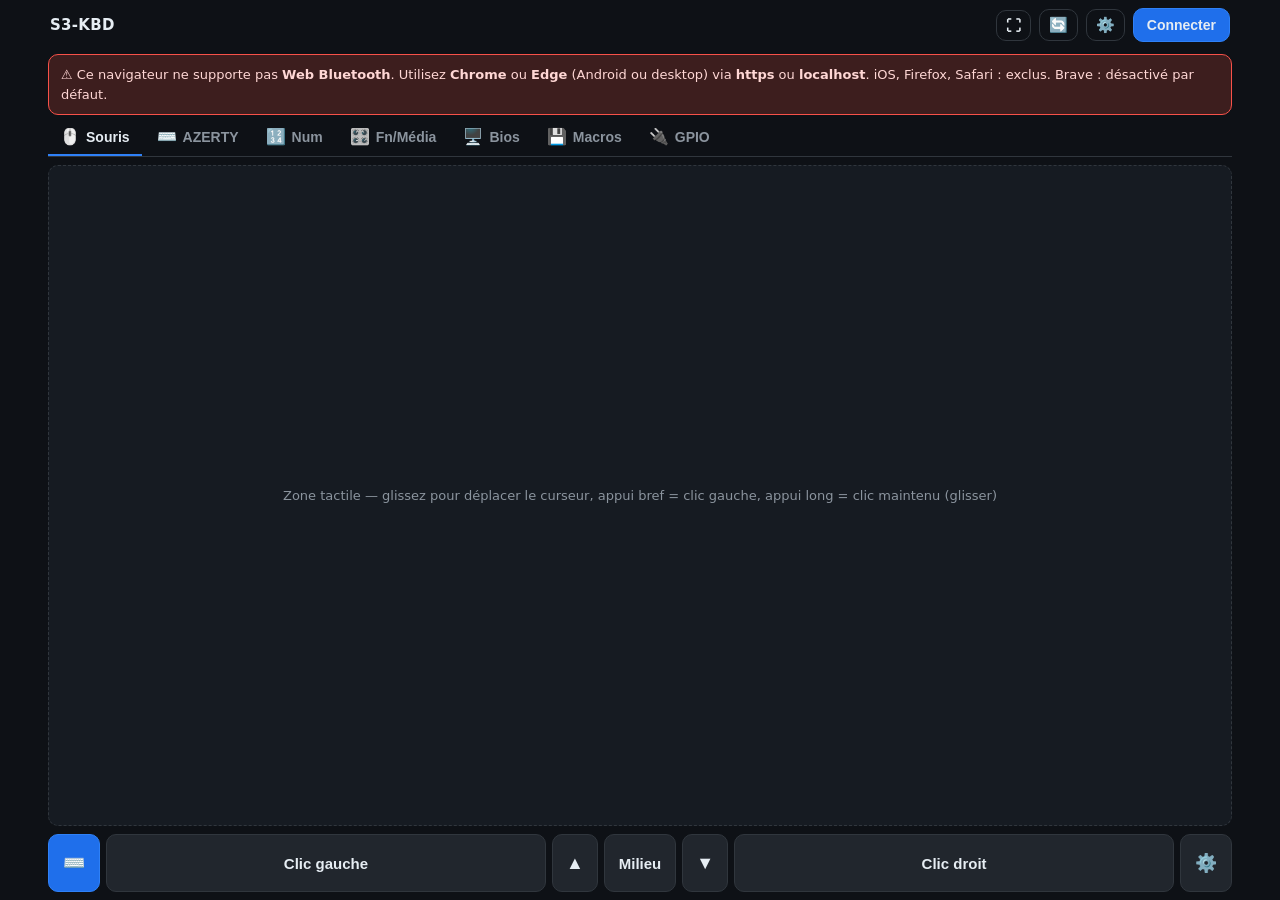
<file: WEB/index.html>
<!DOCTYPE html>
<html lang="fr">
<head>
  <meta charset="UTF-8" />
  <meta name="viewport" content="width=device-width, initial-scale=1" />
  <meta http-equiv="refresh" content="0; url=./Keyboard/" />
  <title>WEB — projets</title>
  <style>
    body { margin:0; min-height:100vh; display:flex; align-items:center; justify-content:center;
           background:#0e1116; color:#e6edf3; font-family:system-ui,-apple-system,"Segoe UI",Roboto,sans-serif; }
    .box { text-align:center; padding:24px; }
    a { color:#2f81f7; font-weight:600; text-decoration:none; }
    a:hover { text-decoration:underline; }
    .muted { color:#8b949e; font-size:13px; margin-top:12px; }
  </style>
</head>
<body>
  <div class="box">
    <h1>Projets WEB</h1>
    <p>Redirection vers le projet par défaut : <a href="./Keyboard/">Keyboard</a>…</p>
    <p class="muted">Si rien ne se passe, cliquez sur le lien ci-dessus.</p>
  </div>
  <script>
    // Redirection immédiate vers le projet par défaut.
    // On propage la query string (?D=…) pour ne pas perdre le paramètre du transport Wi-Fi.
    location.replace('./Keyboard/' + location.search);
  </script>
</body>
</html>
</file>
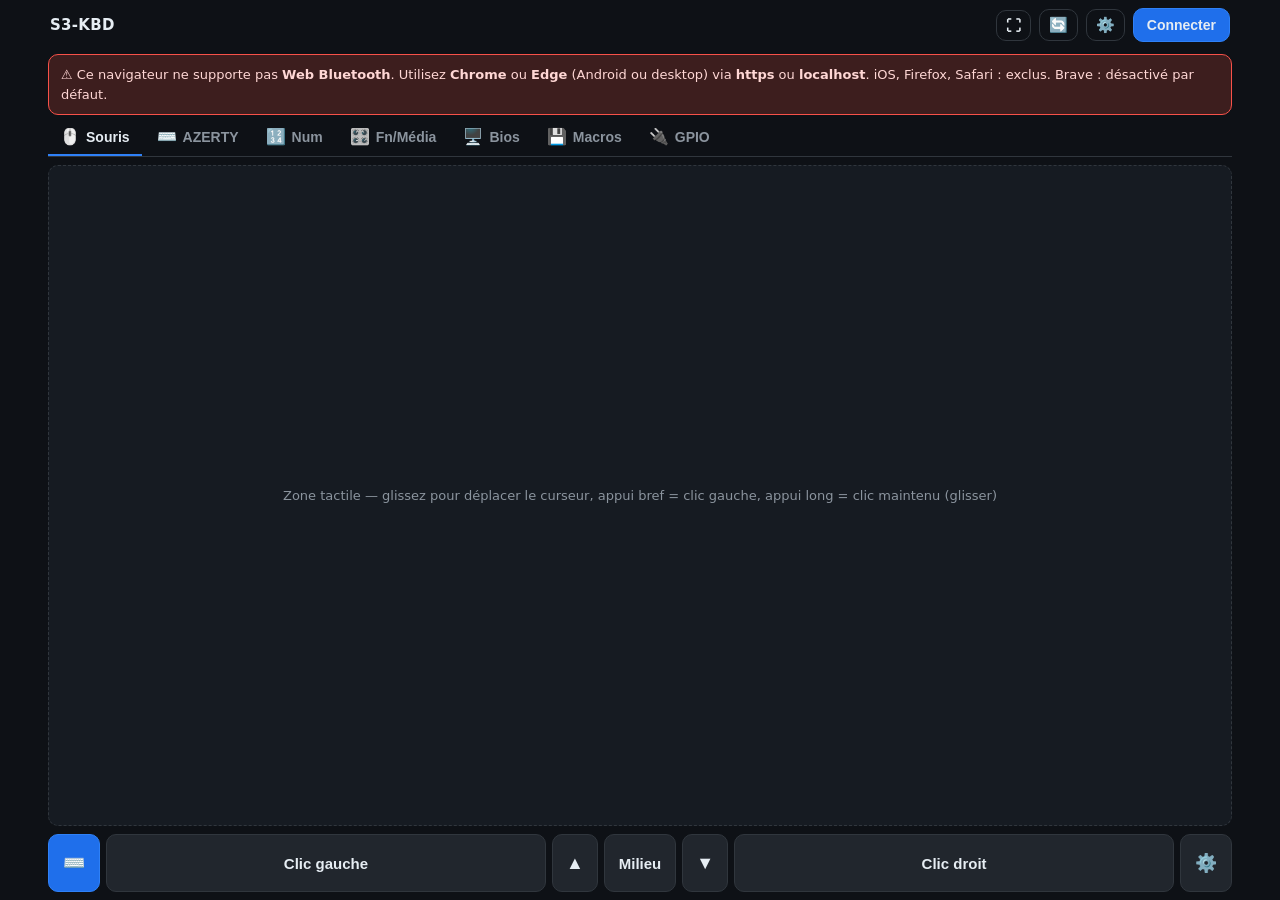
<file: WEB/Keyboard/index.html>
<!DOCTYPE html>
<html lang="fr">
<head>
  <meta charset="UTF-8" />
  <meta name="viewport" content="width=device-width, initial-scale=1, viewport-fit=cover, maximum-scale=1, user-scalable=no" />
  <meta name="theme-color" content="#0e1116" />
  <title>S3-KBD — Clavier BLE</title>

  <!-- PWA : manifest + icônes (chemins relatifs, aucune URL absolue) -->
  <link rel="manifest" href="manifest.webmanifest" />
  <link rel="icon" href="icons/favicon-32.png" sizes="32x32" type="image/png" />
  <link rel="apple-touch-icon" href="icons/apple-touch-icon.png" />
  <meta name="application-name" content="S3-KBD" />
  <meta name="mobile-web-app-capable" content="yes" />
  <meta name="apple-mobile-web-app-capable" content="yes" />
  <meta name="apple-mobile-web-app-status-bar-style" content="black-translucent" />
  <meta name="apple-mobile-web-app-title" content="S3-KBD" />

  <link rel="stylesheet" href="style.css?v=27" />
</head>
<body>
<div class="app">

  <!-- ===================== Barre du haut ===================== -->
  <header class="topbar">
    <div class="brand"><span class="bname">S3-KBD</span></div>
    <div class="spacer"></div>
    <button id="btnInstall" class="btn primary hidden" title="Installer l'application">⬇ Installer</button>
    <button id="btnFull" class="btn ghost icon" title="Plein écran">⛶</button>
    <button id="btnRotate" class="btn ghost icon" title="Forcer la rotation (paysage/portrait)">🔄</button>
    <button id="btnCfg" class="btn ghost icon" title="Réglages">⚙️</button>
    <button id="btnConn" class="btn conn primary">Connecter</button>
  </header>

  <div id="unsupported" class="banner hidden">
    ⚠️ Ce navigateur ne supporte pas <b>Web Bluetooth</b>. Utilisez <b>Chrome</b> ou <b>Edge</b>
    (Android ou desktop) via <b>https</b> ou <b>localhost</b>. iOS, Firefox, Safari : exclus. Brave : désactivé par défaut.
  </div>

  <!-- ===================== Onglets ===================== -->
  <nav class="tabs" id="tabs">
    <button class="tab active" data-tab="mouse"><span class="ti">🖱️</span><span class="tl">Souris</span></button>
    <button class="tab" data-tab="azerty"><span class="ti">⌨️</span><span class="tl">AZERTY</span></button>
    <button class="tab" data-tab="num"><span class="ti">🔢</span><span class="tl">Num</span></button>
    <button class="tab" data-tab="fn"><span class="ti">🎛️</span><span class="tl">Fn/Média</span></button>
    <button class="tab" data-tab="bios"><span class="ti">🖥️</span><span class="tl">Bios</span></button>
    <button class="tab" data-tab="macro"><span class="ti">💾</span><span class="tl">Macros</span></button>
    <button class="tab" data-tab="gpio"><span class="ti">🔌</span><span class="tl">GPIO</span></button>
  </nav>

  <!-- ===================== Contenu ===================== -->
  <main class="content">

    <section id="tab-azerty" class="tabpage kbpage"><div id="kb-azerty" class="keyboard"></div></section>
    <section id="tab-num" class="tabpage kbpage"><div id="kb-num" class="keyboard"></div></section>
    <section id="tab-fn" class="tabpage scrollpage">
      <div id="fnpad"></div>
      <!-- Séquences (création de macro) — déplacé en bas de Fn/Média.
           Les séquences prédéfinies sont retirées (équivalentes aux Raccourcis ci-dessus). -->
      <div class="fngroup" id="seqBox">
        <h3>Séquence (création de macro)</h3>
        <div id="stepList" class="steps"></div>
        <div class="row wrap">
          <button class="btn ghost" data-add="tap">+ Frappe</button>
          <button class="btn ghost" data-add="wait">+ Attente</button>
          <button class="btn ghost" data-add="rep">+ Répétition</button>
          <div class="spacer"></div>
          <button id="btnSeqPreset" class="btn ghost">Préréglage démo</button>
          <button id="btnSeqSave" class="btn ghost" title="Mémoriser la séquence dans l'onglet Macros">💾 Mémoriser</button>
          <button id="btnSeqStop" class="btn danger">Stop</button>
          <button id="btnSeqRun" class="btn primary">Lancer</button>
        </div>
      </div>
    </section>

    <!-- Macros : bibliothèque (mémorisée par ce navigateur), fichier JSON, autoboot du module -->
    <section id="tab-macro" class="tabpage scrollpage">
      <div class="cfgblock">
        <h3>Mes macros <span id="macroCount" class="count"></span></h3>
        <div id="macroItems" class="scanlist"></div>
        <div class="hint">Créez une macro avec <b>💾</b> dans la saisie clavier (texte) ou <b>💾 Mémoriser</b> sous la
          séquence (onglet Fn/Média). Elles sont gardées par ce navigateur : enregistrez-les dans un fichier pour
          les retrouver sur un autre téléphone ou ordinateur.</div>
      </div>

      <div class="cfgblock">
        <h3>Enregistrer / charger</h3>
        <div class="row wrap">
          <button id="btnMacroExport" class="btn primary">💾 Enregistrer dans un fichier</button>
          <button id="btnMacroImport" class="btn">📂 Charger un fichier</button>
          <input id="macroFile" type="file" accept=".json,application/json" class="hidden">
        </div>
        <div class="hint">Fichier JSON (<code>s3kbd-macros-AAAA-MM-JJ.json</code>) : toutes les macros + le choix d'autoboot.
          Au chargement, vous choisissez de <b>remplacer</b> vos macros ou de les <b>ajouter</b>.</div>
      </div>

      <div class="cfgblock">
        <h3>Lancement automatique au démarrage (autoboot)</h3>
        <div class="kv"><span>Programmé dans le module</span><b id="abState">–</b></div>
        <div class="row wrap">
          <label>Macro <select id="abMacro"></select></label>
        </div>
        <label class="sens">Délai <input id="abDelay" type="range" min="1" max="30" step="1" value="5"><span id="abDelayVal" class="fxval">5 s</span></label>
        <div class="row wrap">
          <button id="btnAbSet" class="btn primary">Programmer le module</button>
          <button id="btnAbRun" class="btn">Tester maintenant</button>
          <button id="btnAbClr" class="btn danger">Désactiver</button>
        </div>
        <div class="hint">La macro est copiée <b>dans le module</b> : à chaque démarrage, il la tape tout seul, sans
          téléphone, le délai écoulé après que la machine a reconnu le clavier USB. ⚠️ Elle s'exécute sur
          <b>toute machine</b> où le module est branché ; « Stop » l'interrompt. Taille max : 2 Ko.</div>
      </div>
    </section>

    <!-- Bios : pavés de grosses touches pour piloter le démarrage (BIOS/UEFI, boot, GRUB) -->
    <section id="tab-bios" class="tabpage biospage"><div id="bios"></div></section>

    <!-- Souris : surface maximale -->
    <section id="tab-mouse" class="tabpage mousepage active">
      <div id="trackpad" class="trackpad"><span>Zone tactile — glissez pour déplacer le curseur, appui bref = clic gauche, appui long = clic maintenu (glisser)</span></div>
      <div class="mbtns">
        <button id="btnTextInput" class="btn mbtn text" title="Saisie clavier smartphone">⌨️</button>
        <button class="btn mbtn" data-mb="left">Clic gauche</button>
        <button class="btn mbtn arrow" data-mw="3" title="Molette haut">▲</button>
        <button class="btn mbtn mid" data-mb="middle">Milieu</button>
        <button class="btn mbtn arrow" data-mw="-3" title="Molette bas">▼</button>
        <button class="btn mbtn" data-mb="right">Clic droit</button>
        <button id="btnMouseSettings" class="btn mbtn gear" title="Paramètres">⚙️</button>
      </div>
    </section>

    <!-- GPIO : sorties (boutons bascule) + entrées (voyants) -->
    <section id="tab-gpio" class="tabpage scrollpage">
      <div class="row wrap" style="margin-bottom:8px">
        <button id="btnGpioRead" class="btn ghost">Relire tout</button>
        <span class="hint">Une section par carte (maître + esclaves), selon son <b>modèle</b> (détecté par la carte :
          SuperMini o1…o4 / i1…i4, DevKit o1…o8 / i1…i8). Sorties = bascule au clic,
          <b>appui long = clignotement ou PWM</b> exécuté par la carte ; entrées = voyants (pull-up, actif bas) ;
          BOOT = bouton intégré. Le petit chiffre = GPIO physique à câbler.</span>
      </div>
      <div id="gpioModules"></div>
    </section>

    <!-- Réglages (icône ⚙️ de l'en-tête) : sous-onglets pour éviter le défilement -->
    <section id="tab-cfg" class="tabpage cfgtab">
      <nav class="subtabs" id="cfgSubtabs">
        <button class="subtab active" data-sub="module"><span class="ti">🧩</span><span class="tl">Module</span></button>
        <button class="subtab" data-sub="secu"><span class="ti">🔒</span><span class="tl">Sécurité</span></button>
        <button class="subtab" data-sub="feat"><span class="ti">🎚️</span><span class="tl">Fonctions</span></button>
        <button class="subtab" data-sub="pair"><span class="ti">🔗</span><span class="tl">Appairage</span></button>
        <button class="subtab" data-sub="device"><span class="ti">📱</span><span class="tl">Appareil</span></button>
      </nav>

      <div id="cfgOffline" class="cfg-offline hidden"><span id="cfgOfflineTxt">🔌 Hors connexion — réglages en lecture seule. Connectez un module pour les consulter et les modifier.</span>
        <button id="btnCfgRetry" class="btn ghost hidden">↻ Réessayer</button></div>

      <div class="cfgpages">
        <!-- ---- Sous-onglet : Module ---- -->
        <div class="cfgpage active" data-subpage="module">
          <div class="cfgblock">
            <h3>Informations</h3>
            <div class="kv"><span>Modèle</span><b id="cfgModel">–</b></div>
            <div class="kv"><span>MAC BLE</span><b id="cfgMac">–</b></div>
            <div class="kv"><span>Rôle</span><span class="roleval"><b id="cfgRole">–</b><span id="cfgModes" class="modetags"></span></span></div>
            <div class="kv"><span>Module appairé</span><b id="cfgPeer">–</b></div>
          </div>

          <div class="cfgblock">
            <h3>Renommage</h3>
            <!-- Module local (maître si role=1, sinon « Module ») -->
            <div class="renamerow">
              <span id="lblSelfName" class="renlabel">Module</span>
              <input id="cfgName" type="text" maxlength="19" placeholder="ex. Bureau, Cuisine…">
              <button id="btnRenameSelf" class="btn primary">Renommer</button>
            </div>
            <!-- Esclaves appairés (une ligne par esclave), rien si aucun -->
            <div id="moduleSlaveList"></div>
            <div class="hint">Nom convivial persistant : repère les modules (annoncé au scan) et sert de
              <b>SSID Wi-Fi</b> du maître. Renommer le maître le <b>redémarre</b>.</div>
          </div>
        </div>

        <!-- ---- Sous-onglet : Sécurité ---- -->
        <div class="cfgpage" data-subpage="secu">
          <div class="cfgblock">
            <h3>Sécurité</h3>

            <!-- ---- Bluetooth (BLE) ---- -->
            <div class="secgroup">
              <div class="sechead"><h4>Bluetooth (BLE)</h4><span id="secPasskeyState" class="chip state">–</span></div>
              <div class="row wrap">
                <label>Passkey BLE <input id="secPasskey" type="text" inputmode="numeric" maxlength="6" placeholder="000000"></label>
                <button id="btnSecPasskey" class="btn primary">Changer la passkey</button>
              </div>
              <div class="hint">Modifier le mot de passe de la connexion Bluetooth.</div>
              <div id="secPasskeyHint" class="hint">⚠️ Ordre à respecter : <b>1)</b> désappairez d'abord <b>manuellement tous les
                modules</b> (esclaves) — c'est requis pour pouvoir changer la passkey. <b>2)</b> changez la passkey : le module
                efface ses bonds et <b>redémarre</b>. <b>3)</b> « oubliez » le module dans les réglages Bluetooth du téléphone.
                <b>4)</b> une fois reconnecté, refaites l'appairage en <b>respectant l'ordre</b>.</div>
              <label class="sens pwr">Puissance <input id="pwrBle" type="range" min="0" max="15" step="1" value="8"><span id="pwrBleVal" class="fxval">0 dBm</span></label>
              <div class="row wrap pwrrow">
                <span id="pwrBleMode" class="chip state def">auto</span>
                <button id="btnPwrBleAuto" class="btn ghost">Auto (selon le rôle)</button>
              </div>
              <div class="hint">Portée du Bluetooth (téléphone et liens maître ↔ esclaves), de −24 à +20 dBm.
                <b>Auto</b> : 0 dBm en standard, +9 dBm appairé. Plus fort = plus de portée, mais plus de
                consommation, de chaleur et de surface d'attaque.</div>
            </div>

            <hr class="sep">

            <!-- ---- Wi-Fi (SoftAP) ---- -->
            <div class="secgroup">
              <div class="sechead"><h4>Wi-Fi (SoftAP)</h4><span id="secWifiState" class="chip state">–</span></div>
              <div class="row wrap">
                <label>Mot de passe Wi-Fi <input id="secWifi" type="text" maxlength="63" placeholder="≥ 8 caractères"></label>
                <button id="btnSecWifi" class="btn primary">Changer le Wi-Fi</button>
              </div>
              <div class="hint">Modifier le mot de passe de la connexion Wifi.</div>
              <label class="sens pwr">Puissance <input id="pwrWifi" type="range" min="2" max="20" step="1" value="11"><span id="pwrWifiVal" class="fxval">11 dBm</span></label>
              <div class="hint">Portée du point d'accès, de 2 à 20 dBm (défaut 11 dBm : téléphone à quelques mètres).
                La radio Wi-Fi est la principale source de chaleur du module.</div>
            </div>

            <hr class="sep">

            <!-- ---- Processeur ---- -->
            <div class="secgroup">
              <div class="sechead"><h4>Processeur (CPU)</h4>
                <span id="cpuTemp" class="chip state" title="Capteur interne de la puce, relevé à la connexion">– °C</span>
                <button id="btnCpuTemp" class="btn ghost icon" title="Relire la température">↻</button></div>
              <label class="sens pwr">Fréquence <input id="cpuMhz" type="range" min="0" max="2" step="1" value="1"><span id="cpuVal" class="fxval">160 MHz</span></label>
              <div class="hint"><b>80 MHz</b> : le plus sobre et le plus froid · <b>160 MHz</b> (défaut) : large pour cet usage ·
                <b>240 MHz</b> : maximum. En dessous de 80 MHz, la radio et l'USB ne fonctionnent plus.</div>
            </div>

            <div id="pwrOld" class="hint warn hidden">Firmware du module trop ancien : réglages de puissance et de CPU indisponibles.</div>
            <div class="row">
              <span class="hint">Puissances et fréquence s'appliquent au <b>redémarrage</b> du module : reconnectez ensuite.</span>
              <div class="spacer"></div>
              <button id="btnSysApply" class="btn primary">Appliquer &amp; redémarrer</button>
            </div>
          </div>
        </div>

        <!-- ---- Sous-onglet : Fonctions ---- -->
        <div class="cfgpage" data-subpage="feat">
          <div class="cfgblock">
            <h3>Fonctionnalités</h3>
            <div class="hint" style="margin-bottom:4px">Chaque antenne ou fonction désactivée réduit la
              consommation <b>et</b> la surface d'attaque. Un module « GPIO seul » peut couper le clavier/souris
              et une antenne. <b>Au moins un canal de commande (Wi-Fi, COM ou BLE) doit rester actif.</b></div>

            <h4 class="switchgrp">Contrôle (HID)</h4>
            <label class="switch"><input type="checkbox" data-flag="hid_kb"><span>HID clavier</span><em>onglets AZERTY, Num, Fn, Bios, Séq. + Texte ; décoché : aucun clavier USB n'est créé</em></label>
            <label class="switch"><input type="checkbox" data-flag="hid_ms"><span>HID souris</span><em>onglet Souris ; décoché : aucune souris USB n'est créée</em></label>

            <h4 class="switchgrp">Communication (antennes / port)</h4>
            <label class="switch"><input type="checkbox" data-flag="ble"><span>BLE (contrôleur)</span><em>connexion d'un smartphone/OS en Bluetooth ; décoché : plus de connexion téléphone (l'appairage maître↔esclave reste possible)</em></label>
            <label class="switch"><input type="checkbox" data-flag="wifi"><span>Wi-Fi (SoftAP)</span><em>point d'accès + télécommande web ; décoché : radio Wi-Fi éteinte</em></label>
            <label class="switch"><input type="checkbox" data-flag="serial"><span>Port COM (série)</span><em>expose un port USB CDC parlant le protocole JSON</em></label>

            <h4 class="switchgrp">Périphériques & appairage</h4>
            <label class="switch"><input type="checkbox" data-flag="gpio"><span>GPIO</span><em>onglet GPIO</em></label>
            <label class="switch"><input type="checkbox" data-flag="pair"><span>Appairage</span><em>scan / appairage BLE ↔ BLE ; BLE + appairage désactivés ⇒ antenne BLE éteinte</em></label>

            <h4 class="switchgrp">Boutons de secours (BOOT)</h4>
            <label class="switch"><input type="checkbox" data-flag="boot5"><span>BOOT ×5 = désappairage</span><em>5 appuis rapides sur le bouton BOOT libèrent l'étoile</em></label>
            <label class="switch"><input type="checkbox" data-flag="bootrst"><span>BOOT 20 s = reset d'usine</span><em>maintien 20 s : efface passkey, noms et paramètres (le logiciel est conservé)</em></label>

            <div class="row">
              <span class="hint">Enregistrer <b>redémarre</b> le module (USB ré-énuméré) : reconnectez ensuite.</span>
              <div class="spacer"></div>
              <button id="btnCfgSave" class="btn primary">Enregistrer &amp; redémarrer</button>
            </div>
          </div>
        </div>

        <!-- ---- Sous-onglet : Appairage ---- -->
        <div class="cfgpage" data-subpage="pair">
          <div id="pairBox" class="cfgblock">
            <h3>Appairage BLE ↔ BLE — étoile (jusqu'à 3 esclaves)</h3>
            <div id="slaveList" class="scanlist hidden"></div>
            <div id="scanBox">
              <div class="row wrap">
                <button id="btnScan" class="btn primary">Ajouter un esclave (scan)</button>
                <span class="hint">Scan de 4 s. Le module cible doit être libre (non connecté à un téléphone).</span>
              </div>
              <div id="scanList" class="scanlist"></div>
            </div>
            <div class="row wrap">
              <label>Test de liaison : <select id="linkTarget"></select></label>
              <button id="btnLinkTest" class="btn">20 pings</button>
              <button id="btnLinkClear" class="btn ghost">Effacer le graphe</button>
            </div>
            <div id="linkChart" class="linkchart"></div>
            <div id="linkLegend" class="linklegend"></div>
            <div class="hint">Le maître injecte clavier/souris localement (id 0) et route les GPIO par id vers l'esclave choisi.
              Lien d'un esclave coupé → <code>{"err":"nolink"}</code>.</div>
            <div class="hint">Astuce : <b>5 appuis sur le bouton BOOT</b> (&lt; 3 s) sur le maître désappairent toute l'étoile ;
              sur un esclave, <code>{"t":"pair","a":"reset"}</code> par son port COM le libère.</div>
          </div>
        </div>

        <!-- ---- Sous-onglet : Appareil (préférences de CE téléphone, hors module :
             .local = jamais verrouillé, utilisable sans connexion) ---- -->
        <div class="cfgpage local" data-subpage="device">
          <div class="cfgblock">
            <h3>Retour au toucher</h3>
            <div class="row wrap">
              <button class="btn ghost" data-fb="vibrate">📳 Vibration</button>
              <button class="btn ghost" data-fb="click">🔊 Clic</button>
              <button class="btn ghost" data-fb="both">Les deux</button>
              <button class="btn ghost" data-fb="off">Aucun</button>
            </div>
            <div class="hint">À chaque frappe (une seule fois par appui maintenu). Réglage propre à ce
              téléphone, mémorisé par le navigateur. Le clic suit le volume média.</div>
            <div id="fbNoVibrate" class="hint hidden">Ce navigateur ne sait pas faire vibrer le téléphone
              (iPhone / Safari) : utilisez le clic, coupé par le mode silencieux.</div>
          </div>

          <div class="cfgblock">
            <h3>Application</h3>
            <div class="kv"><span>Version</span><b id="appVersion">–</b></div>
            <div class="row wrap">
              <button id="btnReloadApp" class="btn primary">⟳ Recharger le site</button>
            </div>
            <div class="hint">Récupère la dernière version du site. Utile quand l'application est installée
              sur l'écran d'accueil : elle ne se met pas à jour d'elle-même. Le site doit être joignable
              (sinon rien n'est effacé) ; la connexion au module est coupée.</div>
          </div>
        </div>
      </div>
    </section>
  </main>
</div>

<!-- Popup saisie texte (clavier du smartphone) — fusionné avec l'onglet Souris -->
<div id="textInput" class="popup top hidden">
  <div class="popup-inner textinput-inner">
    <div class="popup-head">⌨️ Saisie clavier <button id="btnTextClose" class="btn ghost icon">✕</button></div>
    <textarea id="passText" rows="4" placeholder="Écris ici avec le clavier du téléphone…" autocapitalize="off" autocomplete="off" autocorrect="off" spellcheck="false"></textarea>
    <div class="row textrow">
      <button id="btnPassSend" class="btn primary">Envoyer</button>
      <label class="live"><input type="checkbox" id="liveToggle" checked> Envoi en direct</label>
      <button id="btnMacroSave" class="btn ghost icon" title="Mémoriser ce texte (Texte / macro rapide)">💾</button>
      <button id="btnPassClear" class="btn ghost">Effacer</button>
    </div>
    <div id="macroList" class="chips"></div>
  </div>
</div>

<!-- Popup paramètres souris -->
<div id="mouseSettings" class="popup hidden">
  <div class="popup-inner">
    <div class="popup-head">Paramètres souris <button id="btnMouseClose" class="btn ghost icon">✕</button></div>
    <label class="sens">Sensibilité <input id="mouseSens" type="range" min="1" max="20" value="15"><span id="sensVal">15</span></label>
    <div class="hint">Vitesse du curseur pour les déplacements sur le trackpad.</div>
  </div>
</div>

<!-- Popup « effet » d'une sortie GPIO (appui long) : clignotement ou PWM, durée infinie -->
<div id="gpioFx" class="popup hidden">
  <div class="popup-inner fx-inner" role="dialog" aria-labelledby="fxTitle">
    <div class="popup-head"><span id="fxTitle">Sortie</span> <button id="btnFxClose" class="btn ghost icon" aria-label="Fermer">✕</button></div>
    <div id="fxRunning" class="hint fxrun hidden">● Un effet tourne déjà sur cette sortie : le lancer le remplace.</div>
    <div id="fxModes" class="fxseg">
      <button class="btn active" data-mode="loop">Clignotement</button>
      <button class="btn" data-mode="pwm">PWM</button>
    </div>

    <div class="fxpane" data-pane="loop">
      <div id="fxPresets" class="fxchips">
        <button class="btn" data-preset="lent">Lent</button>
        <button class="btn" data-preset="normal">Normal</button>
        <button class="btn" data-preset="rapide">Rapide</button>
        <button class="btn" data-preset="eclat">Éclat</button>
      </div>
      <label class="sens">Allumé <input id="fxSet" type="range" min="10" max="3000" step="10" value="500"><span id="fxSetVal" class="fxval">500 ms</span></label>
      <label class="sens">Éteint <input id="fxClr" type="range" min="10" max="3000" step="10" value="500"><span id="fxClrVal" class="fxval">500 ms</span></label>
      <div id="fxLoopInfo" class="hint">–</div>
    </div>

    <div class="fxpane hidden" data-pane="pwm">
      <label class="sens wide">Rapport cyclique <input id="fxDuty" type="range" min="0" max="100" step="1" value="50"><span id="fxDutyVal" class="fxval">50 %</span></label>
      <div class="fxlabel">Fréquence</div>
      <div id="fxHz" class="fxchips">
        <button class="btn" data-hz="100">100 Hz</button>
        <button class="btn active" data-hz="1000">1 kHz</button>
        <button class="btn" data-hz="5000">5 kHz</button>
        <button class="btn" data-hz="20000">20 kHz</button>
      </div>
      <div id="fxPwmInfo" class="hint">–</div>
    </div>

    <div class="hint fxnote">Durée infinie : l'effet tourne sur la carte, sans trafic radio, jusqu'à une nouvelle commande
      sur cette sortie (clic = bascule, ou « Arrêter »).</div>
    <div class="row">
      <button id="btnFxStop" class="btn danger">Arrêter</button>
      <div class="spacer"></div>
      <button id="btnFxRun" class="btn primary">Lancer</button>
    </div>
  </div>
</div>

<div id="toast" class="toast hidden"></div>

<script src="app.js?v=27"></script>
<script src="pwa.js?v=27"></script>
</body>
</html>
</file>
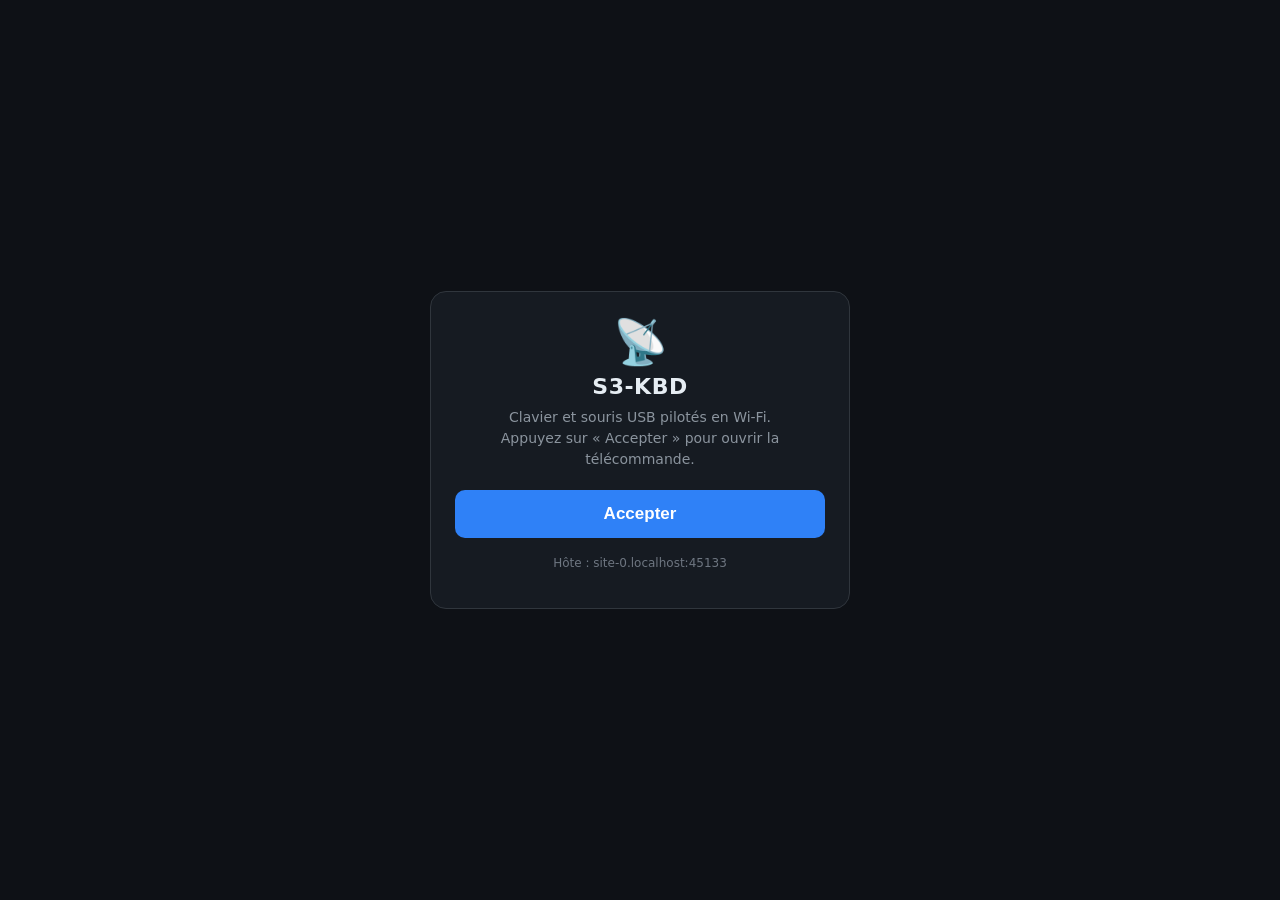
<file: WEB/Keyboard/accept.html>
<!DOCTYPE html>
<html lang="fr">
<head>
  <meta charset="UTF-8" />
  <meta name="viewport" content="width=device-width, initial-scale=1, viewport-fit=cover" />
  <meta name="theme-color" content="#0e1116" />
  <title>S3-KBD — Connexion Wi-Fi</title>
  <style>
    :root { color-scheme: dark; }
    * { box-sizing: border-box; }
    body { margin:0; min-height:100vh; display:flex; align-items:center; justify-content:center;
           background:#0e1116; color:#e6edf3; font-family:system-ui,-apple-system,"Segoe UI",Roboto,sans-serif;
           padding:24px; }
    .card { width:100%; max-width:420px; text-align:center; background:#161b22; border:1px solid #30363d;
            border-radius:16px; padding:28px 24px; }
    .logo { font-size:44px; line-height:1; }
    h1 { margin:10px 0 6px; font-size:22px; letter-spacing:.5px; }
    p { color:#8b949e; font-size:14px; line-height:1.5; margin:8px 0; }
    .btn { display:block; width:100%; margin:20px 0 12px; padding:14px 18px; font-size:17px; font-weight:600;
           color:#fff; background:#2f81f7; border:none; border-radius:10px; cursor:pointer; }
    .btn:active { background:#2368c9; }
    .link { display:inline-block; margin-top:6px; color:#2f81f7; font-size:14px; text-decoration:none; }
    .link:active { text-decoration:underline; }
    .muted { color:#6e7681; font-size:12px; margin-top:16px; word-break:break-all; }
    .hint { color:#8b949e; font-size:12px; margin-top:14px; }
  </style>
</head>
<body>
  <main class="card">
    <div class="logo">📡</div>
    <h1>S3-KBD</h1>
    <p>Clavier et souris USB pilotés en Wi-Fi.<br>Appuyez sur « Accepter » pour ouvrir la télécommande.</p>

    <button id="ok" class="btn">Accepter</button>

    <p class="muted" id="info"></p>
  </main>

  <script>
    // base64url (sans padding) de la chaîne UTF-8 passée.
    var b64url = function (s) {
      return btoa(unescape(encodeURIComponent(s)))
        .replace(/\+/g, '-').replace(/\//g, '_').replace(/=+$/, '');
    };
    // Construit l'URL cible : http://<S3>/Keyboard/?D=<base64url(JSON)>.
    // date = heure du TÉLÉPHONE (le S3 n'a pas d'horloge réelle hors ligne).
    function buildURL() {
      var ip = location.hostname || '192.168.4.1';
      var D  = b64url(JSON.stringify({ wifi: ip, date: new Date().toISOString() }));
      return location.protocol + '//' + location.host + '/Keyboard/?D=' + D;
    }
    var okBtn = document.getElementById('ok');
    okBtn.addEventListener('click', function () { location.href = buildURL(); });
    document.getElementById('info').textContent = 'Hôte : ' + location.host;
  </script>
</body>
</html>
</file>
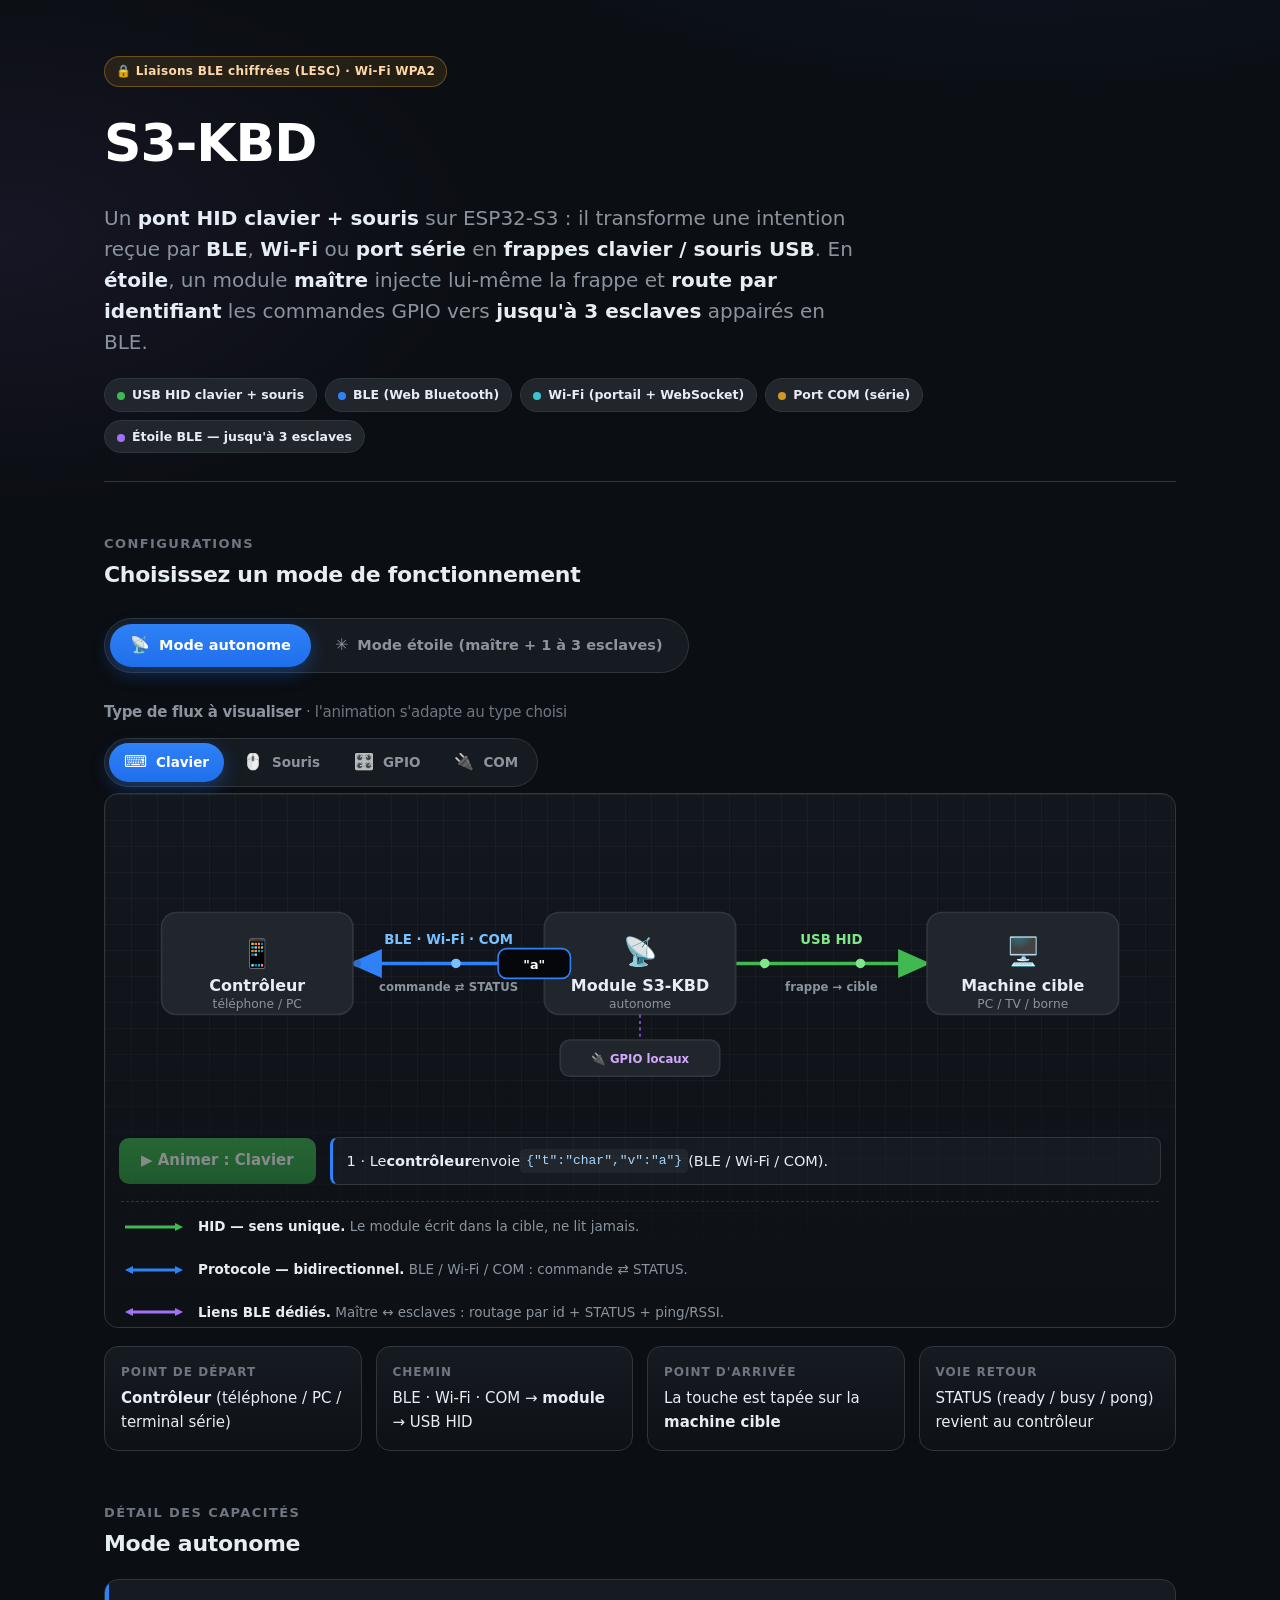
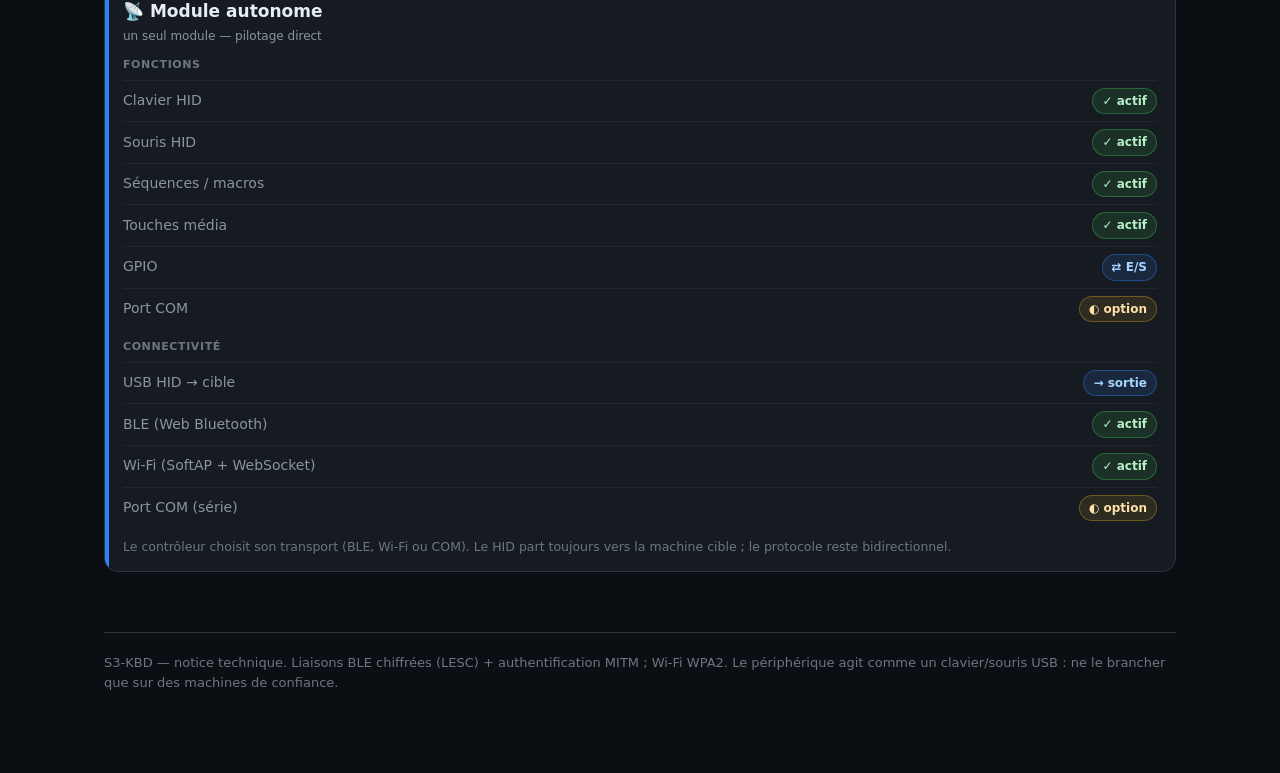
<file: WEB/Keyboard/notice.html>
<!DOCTYPE html>
<html lang="fr">
<head>
<meta charset="UTF-8" />
<meta name="viewport" content="width=device-width, initial-scale=1" />
<title>S3-KBD — Notice technique</title>
<style>
  :root{
    --bg:#0b0e13; --bg2:#0e1116; --elev:#161b22; --key:#21262d; --key2:#2d333b;
    --border:#30363d; --text:#e6edf3; --dim:#8b949e; --faint:#6e7681;
    --accent:#2f81f7; --accent2:#1f6feb; --green:#3fb950; --amber:#d29922;
    --red:#f85149; --violet:#a371f7; --teal:#39c5cf; --radius:14px;
  }
  *{box-sizing:border-box}
  html,body{margin:0}
  body{
    background:
      radial-gradient(1200px 600px at 80% -10%, rgba(47,129,247,.10), transparent 60%),
      radial-gradient(900px 500px at 0% 10%, rgba(163,113,247,.08), transparent 55%),
      var(--bg);
    color:var(--text);
    font-family:system-ui,-apple-system,"Segoe UI",Roboto,sans-serif;
    line-height:1.55; -webkit-font-smoothing:antialiased;
  }
  .wrap{max-width:1120px; margin:0 auto; padding:0 24px 80px}
  a{color:var(--accent)}

  /* ---------- Hero ---------- */
  header.hero{padding:56px 0 28px; border-bottom:1px solid var(--border); position:relative}
  .badge{display:inline-flex; align-items:center; gap:8px; font-size:12px; font-weight:600;
    color:#ffd7a8; background:rgba(210,153,34,.12); border:1px solid rgba(210,153,34,.4);
    padding:5px 11px; border-radius:999px; letter-spacing:.3px}
  h1{font-size:clamp(32px,5vw,52px); margin:16px 0 6px; letter-spacing:-1px; font-weight:800;
    background:linear-gradient(120deg,#fff 20%,#8fb8ff 60%,#c7a6ff); -webkit-background-clip:text;
    background-clip:text; color:transparent}
  .sub{font-size:clamp(16px,2vw,20px); color:var(--dim); max-width:760px}
  .sub b{color:var(--text); font-weight:600}
  .chips{display:flex; flex-wrap:wrap; gap:8px; margin-top:20px}
  .chip{font-size:12.5px; font-weight:600; padding:6px 12px; border-radius:999px;
    background:var(--key); border:1px solid var(--border); color:var(--text)}
  .chip .d{width:8px;height:8px;border-radius:50%;display:inline-block;margin-right:7px;vertical-align:-1px}

  h2{font-size:13px; text-transform:uppercase; letter-spacing:1.4px; color:var(--faint);
    margin:52px 0 4px; font-weight:700}
  .lead{font-size:22px; font-weight:700; margin:2px 0 18px; letter-spacing:-.3px}

  /* ---------- Segmented control ---------- */
  .seg{display:inline-flex; background:var(--elev); border:1px solid var(--border);
    border-radius:999px; padding:5px; gap:4px; margin:8px 0 6px; flex-wrap:wrap}
  .seg button{appearance:none; border:0; background:transparent; color:var(--dim);
    font:inherit; font-weight:700; font-size:14.5px; padding:9px 20px; border-radius:999px;
    cursor:pointer; transition:.18s; display:flex; align-items:center; gap:9px}
  .seg button .ic{font-size:16px}
  .seg button:hover{color:var(--text)}
  .seg button.on{background:linear-gradient(180deg,var(--accent),var(--accent2)); color:#fff;
    box-shadow:0 6px 18px rgba(31,111,235,.35)}

  /* ---------- Stage / diagram ---------- */
  .stage{background:linear-gradient(180deg,rgba(22,27,34,.7),rgba(14,17,22,.7));
    border:1px solid var(--border); border-radius:var(--radius); padding:10px 14px 4px;
    position:relative; overflow:hidden; box-shadow:inset 0 1px 0 rgba(255,255,255,.03)}
  .stage::before{content:""; position:absolute; inset:0;
    background-image:linear-gradient(rgba(255,255,255,.03) 1px,transparent 1px),
      linear-gradient(90deg,rgba(255,255,255,.03) 1px,transparent 1px);
    background-size:26px 26px; mask:radial-gradient(120% 90% at 50% 20%,#000 40%,transparent 85%);
    pointer-events:none}
  .view{display:none}
  .view.on{display:block; animation:fade .35s ease}
  @keyframes fade{from{opacity:0; transform:translateY(6px)}to{opacity:1;transform:none}}
  svg{display:block; width:100%; height:auto; position:relative}

  /* node styling inside svg via classes */
  .node rect{fill:var(--key); stroke:var(--border); stroke-width:1.5; transition:.2s}
  .node:hover rect{stroke:var(--accent); fill:var(--key2)}
  .node.hit rect{stroke:var(--green); fill:#123021}
  .node .tt{font:700 15px system-ui; fill:var(--text)}
  .node .st{font:500 11.5px system-ui; fill:var(--dim)}
  .node .em{font-size:26px}
  .conn{stroke-width:2.6; fill:none}
  .conn.flow{filter:drop-shadow(0 0 6px currentColor)}
  .lbl{font:700 12.5px system-ui}
  .lbl.s{font:600 11px system-ui; fill:var(--dim)}
  .hot{cursor:help}
  .pin{font-size:11px; font-weight:700}

  /* ---------- Legend ---------- */
  .legend{display:flex; flex-wrap:wrap; gap:22px; margin:16px 2px 0; padding-top:14px;
    border-top:1px dashed var(--border)}
  .lg{display:flex; align-items:center; gap:11px; font-size:13.5px; color:var(--dim)}
  .lg b{color:var(--text)}
  .lg svg{width:66px; height:16px}

  /* ---------- Example panel ---------- */
  .exbar{display:flex; align-items:center; gap:14px; flex-wrap:wrap; margin-top:14px}
  .play{appearance:none; border:0; cursor:pointer; font:inherit; font-weight:700; font-size:15px;
    color:#fff; background:linear-gradient(180deg,var(--green),#2ea043); padding:11px 22px;
    border-radius:10px; box-shadow:0 6px 18px rgba(63,185,80,.3); display:flex; align-items:center; gap:9px}
  .play:disabled{opacity:.5; cursor:default; box-shadow:none}
  .play.replay{background:linear-gradient(180deg,var(--accent),var(--accent2)); box-shadow:0 6px 18px rgba(31,111,235,.3)}
  .cap{flex:1; min-width:260px; font-size:14.5px; color:var(--text); background:var(--elev);
    border:1px solid var(--border); border-left:3px solid var(--accent); border-radius:8px;
    padding:11px 14px; min-height:44px; display:flex; align-items:center; transition:.2s}
  .cap code{background:var(--key); padding:2px 6px; border-radius:5px; font-size:13px; color:#a5d6ff}

  /* ---------- Capability cards ---------- */
  .grid{display:grid; grid-template-columns:repeat(auto-fit,minmax(270px,1fr)); gap:16px; margin-top:18px}
  .card{background:var(--elev); border:1px solid var(--border); border-radius:var(--radius);
    padding:18px 18px 8px; position:relative; overflow:hidden}
  .card::after{content:""; position:absolute; left:0; top:0; height:100%; width:4px; background:var(--role,var(--accent))}
  .card h3{margin:0 0 2px; font-size:17px; display:flex; align-items:center; gap:9px}
  .card .role{font-size:12px; color:var(--dim); margin:0 0 12px}
  .row{display:flex; align-items:center; gap:10px; padding:7px 0; border-top:1px solid rgba(255,255,255,.05); font-size:14px}
  .row:first-of-type{border-top:0}
  .row .k{color:var(--dim); flex:1}
  .state{font-size:12px; font-weight:700; padding:3px 9px; border-radius:999px; white-space:nowrap}
  .yes{color:#b7f0c6; background:rgba(63,185,80,.14); border:1px solid rgba(63,185,80,.4)}
  .no{color:#ffb4ae; background:rgba(248,81,73,.12); border:1px solid rgba(248,81,73,.4)}
  .opt{color:#ffe0a8; background:rgba(210,153,34,.13); border:1px solid rgba(210,153,34,.4)}
  .out{color:#a5d6ff; background:rgba(47,129,247,.13); border:1px solid rgba(47,129,247,.4)}
  .cardnote{font-size:12.5px; color:var(--faint); margin:10px 0 6px; line-height:1.5}

  /* ---------- callout ---------- */
  .callout{display:grid; grid-template-columns:repeat(auto-fit,minmax(220px,1fr)); gap:14px; margin-top:18px}
  .co{background:linear-gradient(180deg,var(--elev),var(--bg2)); border:1px solid var(--border);
    border-radius:var(--radius); padding:16px}
  .co .t{font-size:12px; text-transform:uppercase; letter-spacing:1px; color:var(--faint); font-weight:700}
  .co .v{font-size:15px; margin-top:6px}
  .co .v b{color:var(--text)}

  /* ---------- tooltip ---------- */
  #tip{position:fixed; z-index:99; max-width:300px; background:#05070a; color:var(--text);
    border:1px solid var(--accent); border-radius:10px; padding:10px 13px; font-size:13px;
    line-height:1.5; box-shadow:0 12px 40px rgba(0,0,0,.6); pointer-events:none; opacity:0;
    transform:translateY(4px); transition:opacity .12s, transform .12s}
  #tip.on{opacity:1; transform:none}
  #tip .th{font-weight:700; margin-bottom:3px; color:#8fb8ff}
  .seg.mini{padding:4px}
  .seg.mini button{padding:7px 15px; font-size:13.5px}
  .conn.dim{opacity:.15; transition:opacity .25s}
  .conn.sel{stroke-width:3.4}
  .node.hitg rect{fill:#241a3a; stroke:var(--violet)}
  footer{margin-top:60px; padding-top:20px; border-top:1px solid var(--border); color:var(--faint); font-size:13px}
</style>
</head>
<body>
<div class="wrap">

  <!-- ===================== HERO ===================== -->
  <header class="hero">
    <span class="badge">🔒 Liaisons BLE chiffrées (LESC) · Wi-Fi WPA2</span>
    <h1>S3-KBD</h1>
    <p class="sub">Un <b>pont HID clavier + souris</b> sur ESP32-S3 : il transforme une intention reçue
      par <b>BLE</b>, <b>Wi-Fi</b> ou <b>port série</b> en <b>frappes clavier / souris USB</b>.
      En <b>étoile</b>, un module <b>maître</b> injecte lui-même la frappe et <b>route par identifiant</b>
      les commandes GPIO vers <b>jusqu'à 3 esclaves</b> appairés en BLE.</p>
    <div class="chips">
      <span class="chip"><span class="d" style="background:var(--green)"></span>USB HID clavier + souris</span>
      <span class="chip"><span class="d" style="background:var(--accent)"></span>BLE (Web Bluetooth)</span>
      <span class="chip"><span class="d" style="background:var(--teal)"></span>Wi-Fi (portail + WebSocket)</span>
      <span class="chip"><span class="d" style="background:var(--amber)"></span>Port COM (série)</span>
      <span class="chip"><span class="d" style="background:var(--violet)"></span>Étoile BLE — jusqu'à 3 esclaves</span>
    </div>
  </header>

  <!-- ===================== MODES ===================== -->
  <h2>Configurations</h2>
  <div class="lead">Choisissez un mode de fonctionnement</div>
  <div class="seg" id="seg">
    <button data-mode="auto" class="on"><span class="ic">📡</span> Mode autonome</button>
    <button data-mode="con"><span class="ic">✳️</span> Mode étoile (maître + 1&nbsp;à&nbsp;3 esclaves)</button>
  </div>

  <div class="lead" style="font-size:15px; margin:22px 0 6px; color:var(--dim)">Type de flux à visualiser <span style="color:var(--faint); font-weight:500">· l'animation s'adapte au type choisi</span></div>
  <div class="seg mini" id="segType">
    <button data-type="kbd" class="on"><span class="ic">⌨️</span> Clavier</button>
    <button data-type="mouse"><span class="ic">🖱️</span> Souris</button>
    <button data-type="gpio"><span class="ic">🎛️</span> GPIO</button>
    <button data-type="com"><span class="ic">🔌</span> COM</button>
  </div>

  <!-- ---------- STAGE ---------- -->
  <div class="stage">

    <!-- ===== VUE AUTONOME ===== -->
    <div class="view on" id="view-auto">
      <svg viewBox="0 0 980 300" role="img" aria-label="Schéma mode autonome">
        <defs>
          <marker id="ah-blue" markerWidth="11" markerHeight="11" refX="8" refY="4" orient="auto"><path d="M0 0L9 4L0 8z" fill="#2f81f7"/></marker>
          <marker id="ah-blueS" markerWidth="11" markerHeight="11" refX="1" refY="4" orient="auto"><path d="M9 0L0 4L9 8z" fill="#2f81f7"/></marker>
          <marker id="ah-green" markerWidth="12" markerHeight="12" refX="8" refY="4" orient="auto"><path d="M0 0L9 4L0 8z" fill="#3fb950"/></marker>
        </defs>

        <!-- connexions (les paths servent aussi de guide d'animation) -->
        <path id="p_ab" class="conn hot" stroke="#2f81f7" marker-end="url(#ah-blue)" marker-start="url(#ah-blueS)"
              d="M220 150 L400 150" data-tip-title="Protocole JSON — bidirectionnel"
              data-tip="Aller : commandes du contrôleur (char, key, txt, seq, mouse, gpio, cfg, pair, ping).&#10;Retour : STATUS ready / busy / err / pong / gpio / cfg.&#10;Transport : BLE (Web Bluetooth), Wi-Fi (WebSocket) ou port COM — au choix."></path>
        <path id="p_bc" class="conn hot" stroke="#3fb950" marker-end="url(#ah-green)"
              d="M580 150 L760 150" data-tip-title="USB HID — sens unique"
              data-tip="Le module ÉCRIT des frappes clavier / souris dans la machine cible.&#10;Jamais de lecture : l'information ne remonte pas par ce canal.&#10;La traduction AZERTY → code touche est faite dans le module."></path>

        <!-- badges de canal -->
        <text class="lbl" x="310" y="132" text-anchor="middle" fill="#79c0ff">BLE · Wi-Fi · COM</text>
        <text class="lbl s" x="310" y="176" text-anchor="middle">commande ⇄ STATUS</text>
        <text class="lbl" x="670" y="132" text-anchor="middle" fill="#7ee787">USB HID</text>
        <text class="lbl s" x="670" y="176" text-anchor="middle">frappe → cible</text>

        <!-- noeuds -->
        <g class="node hot" data-tip-title="Contrôleur" data-tip="Votre téléphone ou PC dans un navigateur (Chrome/Edge), ou un terminal série. Il envoie l'intention, pas de code de scan.">
          <rect x="40" y="102" width="180" height="96" rx="14"/>
          <text class="em" x="130" y="150" text-anchor="middle">📱</text>
          <text class="tt" x="130" y="176" text-anchor="middle">Contrôleur</text>
          <text class="st" x="130" y="192" text-anchor="middle">téléphone / PC</text>
        </g>
        <g class="node hot" data-tip-title="Module S3-KBD (autonome)" data-tip="Reçoit les commandes, traduit en AZERTY, pilote l'USB HID et les GPIO. Sert aussi l'app web en Wi-Fi.">
          <rect x="400" y="102" width="180" height="96" rx="14"/>
          <text class="em" x="490" y="148" text-anchor="middle">📡</text>
          <text class="tt" x="490" y="176" text-anchor="middle">Module S3-KBD</text>
          <text class="st" x="490" y="192" text-anchor="middle">autonome</text>
        </g>
        <g class="node hot" id="tgt-auto" data-tip-title="Machine cible" data-tip="Le PC / la TV / la borne branchée en USB. Elle voit un vrai clavier et une vraie souris.">
          <rect x="760" y="102" width="180" height="96" rx="14"/>
          <text class="em" x="850" y="148" text-anchor="middle">🖥️</text>
          <text class="tt" x="850" y="176" text-anchor="middle">Machine cible</text>
          <text class="st" x="850" y="192" text-anchor="middle">PC / TV / borne</text>
        </g>

        <!-- GPIO badge -->
        <g class="node hot" id="gpio-auto" data-tip-title="GPIO locaux" data-tip="Sorties 4-7 et entrées BOOT, 8-11. Pilotables par le contrôleur (commande gpio) ; les changements d'entrée remontent en STATUS. N'atteint jamais la machine cible.">
          <rect x="415" y="222" width="150" height="34" rx="9" fill="#1b2230"/>
          <text class="pin" x="490" y="244" text-anchor="middle" fill="#d2a8ff">🔌 GPIO locaux</text>
        </g>
        <line x1="490" y1="198" x2="490" y2="222" stroke="#8957e5" stroke-width="1.5" stroke-dasharray="3 3"/>

        <!-- dots ambiants -->
        <circle r="4.5" fill="#79c0ff"><animateMotion dur="2.3s" begin="0s"    repeatCount="indefinite" keyPoints="0;1" keyTimes="0;1" calcMode="linear"><mpath href="#p_ab"/></animateMotion></circle>
        <circle r="3.5" fill="#316dca"><animateMotion dur="2.6s" begin="-1.3s" repeatCount="indefinite" keyPoints="1;0" keyTimes="0;1" calcMode="linear"><mpath href="#p_ab"/></animateMotion></circle>
        <circle r="4.5" fill="#7ee787"><animateMotion dur="1.9s" begin="0s"    repeatCount="indefinite" keyPoints="0;1" keyTimes="0;1" calcMode="linear"><mpath href="#p_bc"/></animateMotion></circle>
        <circle r="4.5" fill="#7ee787"><animateMotion dur="1.9s" begin="-0.95s" repeatCount="indefinite" keyPoints="0;1" keyTimes="0;1" calcMode="linear"><mpath href="#p_bc"/></animateMotion></circle>

        <!-- packet d'exemple -->
        <g id="pk-auto" opacity="0">
          <rect x="-34" y="-14" width="68" height="28" rx="8" fill="#05070a" stroke="#3fb950" stroke-width="1.5"/>
          <text id="pk-auto-t" x="0" y="5" text-anchor="middle" font="700 12px system-ui" fill="#fff" font-weight="700" font-size="12">a</text>
        </g>
      </svg>
    </div>

    <!-- ===== VUE ÉTOILE (maître + esclaves) ===== -->
    <div class="view" id="view-con">
      <svg viewBox="0 0 980 470" role="img" aria-label="Schéma mode étoile : maître + 1 à 3 esclaves">
        <defs>
          <marker id="c-blue" markerWidth="11" markerHeight="11" refX="8" refY="4" orient="auto"><path d="M0 0L9 4L0 8z" fill="#2f81f7"/></marker>
          <marker id="c-blueS" markerWidth="11" markerHeight="11" refX="1" refY="4" orient="auto"><path d="M9 0L0 4L9 8z" fill="#2f81f7"/></marker>
          <marker id="c-vio" markerWidth="11" markerHeight="11" refX="8" refY="4" orient="auto"><path d="M0 0L9 4L0 8z" fill="#a371f7"/></marker>
          <marker id="c-vioS" markerWidth="11" markerHeight="11" refX="1" refY="4" orient="auto"><path d="M9 0L0 4L9 8z" fill="#a371f7"/></marker>
          <marker id="c-green" markerWidth="12" markerHeight="12" refX="8" refY="4" orient="auto"><path d="M0 0L9 4L0 8z" fill="#3fb950"/></marker>
        </defs>

        <!-- connexions -->
        <path id="c_am" class="conn hot" stroke="#2f81f7" marker-end="url(#c-blue)" marker-start="url(#c-blueS)"
              d="M182 235 L268 235" data-tip-title="Contrôleur ⇄ Maître (BLE · Wi-Fi · COM)"
              data-tip="Commandes à l'aller, STATUS au retour. L'hôte (RPi/PC) peut piloter le maître en COM ou Wi-Fi SANS occuper de connexion BLE — les 3 liens BLE restent pour les esclaves."></path>
        <path id="c_hid" class="conn hot" stroke="#3fb950" marker-end="url(#c-green)"
              d="M355 282 L355 333" data-tip-title="USB HID — frappe locale (id 0)"
              data-tip="Le MAÎTRE injecte lui-même les frappes clavier / souris sur SA machine cible. Sens unique : rien ne remonte par l'USB."></path>
        <path id="c_ms1" class="conn hot" stroke="#a371f7" marker-end="url(#c-vio)" marker-start="url(#c-vioS)"
              d="M448 216 Q 620 120 740 82" data-tip-title="Lien BLE dédié — maître ↔ esclave 1"
              data-tip="Une tâche + un client GATT par esclave. Le maître y écrit les commandes routées (id 1) ; l'esclave renvoie ses STATUS. C'est ce lien qu'on mesure : ping/pong (RTT) et RSSI. Coupé → err:nolink."></path>
        <path id="c_ms2" class="conn hot" stroke="#a371f7" marker-end="url(#c-vio)" marker-start="url(#c-vioS)"
              d="M448 235 L740 235" data-tip-title="Lien BLE dédié — maître ↔ esclave 2"
              data-tip="Deuxième lien BLE dédié. Le maître route ici les commandes id 2 et relaie les STATUS verbatim (déjà tagués selfId=2)."></path>
        <path id="c_ms3" class="conn hot" stroke="#a371f7" marker-end="url(#c-vio)" marker-start="url(#c-vioS)"
              d="M448 254 Q 620 350 740 388" data-tip-title="Lien BLE dédié — maître ↔ esclave 3"
              data-tip="Troisième lien BLE dédié (id 3). Plafond matériel : 3 connexions BLE simultanées au total."></path>

        <!-- labels de canal -->
        <text class="lbl" x="225" y="178" text-anchor="middle" fill="#79c0ff">BLE · Wi-Fi · COM</text>
        <text class="lbl s" x="225" y="305" text-anchor="middle">commande ⇄ STATUS</text>
        <text class="lbl" x="452" y="308" fill="#7ee787">USB HID · frappe locale</text>
        <text class="lbl" x="600" y="158" text-anchor="middle" fill="#d2a8ff">liens BLE dédiés · routage par id</text>
        <text class="lbl s" x="600" y="176" text-anchor="middle">transfert ⇄ STATUS · ping / RSSI</text>

        <!-- noeuds -->
        <g class="node hot" data-tip-title="Contrôleur / hôte" data-tip="Téléphone, PC (Chrome/Edge) ou hôte RPi/PC en série. Il parle au maître ; l'étoile d'esclaves lui est transparente.">
          <rect x="30" y="190" width="150" height="90" rx="14"/>
          <text class="em" x="105" y="232" text-anchor="middle">📱</text>
          <text class="tt" x="105" y="258" text-anchor="middle">Contrôleur</text>
        </g>

        <g class="node hot" data-tip-title="Module MAÎTRE (id 0)" data-tip="Clavier/souris LOCAL : il tape en USB HID sur SA machine cible. Il ROUTE les commandes id 1-3 vers l'esclave visé et relaie leurs STATUS. Garde BLE + Wi-Fi pour le contrôleur. cfg et pair restent toujours locaux.">
          <rect x="270" y="190" width="170" height="90" rx="14"/>
          <text class="em" x="355" y="228" text-anchor="middle">📡</text>
          <text class="tt" x="355" y="254" text-anchor="middle">Maître</text>
          <text class="st" x="355" y="270" text-anchor="middle">id 0 · clavier/souris + routeur</text>
        </g>

        <g class="node hot" id="tgt-con" data-tip-title="Machine cible du maître" data-tip="Branchée en USB sur le MAÎTRE : c'est elle qui reçoit les frappes clavier / souris (id 0).">
          <rect x="270" y="335" width="170" height="90" rx="14"/>
          <text class="em" x="355" y="377" text-anchor="middle">🖥️</text>
          <text class="tt" x="355" y="403" text-anchor="middle">Machine cible</text>
          <text class="st" x="355" y="419" text-anchor="middle">du maître</text>
        </g>

        <g class="node hot" id="slv1" data-tip-title="Module ESCLAVE (id 1)" data-tip="Ne fait que du GPIO (+ port COM). Pas de Wi-Fi ; BLE réservé au maître (liste blanche + vérif MAC). Se signale toujours avec son selfId. Lien coupé → err:nolink.">
          <rect x="745" y="40" width="190" height="84" rx="14"/>
          <text class="em" x="782" y="90" text-anchor="middle">📡</text>
          <text class="tt" x="855" y="78" text-anchor="middle">Esclave 1</text>
          <text class="st" x="855" y="96" text-anchor="middle">id 1 · GPIO seul</text>
        </g>
        <g class="node hot" id="slv2" data-tip-title="Module ESCLAVE (id 2)" data-tip="Deuxième esclave de l'étoile. GPIO + COM en local, BLE filtré sur la MAC du maître, aucun Wi-Fi.">
          <rect x="745" y="194" width="190" height="84" rx="14"/>
          <text class="em" x="782" y="244" text-anchor="middle">📡</text>
          <text class="tt" x="855" y="232" text-anchor="middle">Esclave 2</text>
          <text class="st" x="855" y="250" text-anchor="middle">id 2 · GPIO seul</text>
        </g>
        <g class="node hot" id="slv3" data-tip-title="Module ESCLAVE (id 3)" data-tip="Troisième esclave (id 3). Le maître attribue le plus petit id libre (1..3) à l'appairage ; table id↔MAC en NVS.">
          <rect x="745" y="348" width="190" height="84" rx="14"/>
          <text class="em" x="782" y="398" text-anchor="middle">📡</text>
          <text class="tt" x="855" y="386" text-anchor="middle">Esclave 3</text>
          <text class="st" x="855" y="404" text-anchor="middle">id 3 · GPIO seul</text>
        </g>

        <!-- dots ambiants -->
        <circle r="4.5" fill="#79c0ff"><animateMotion dur="2.2s" begin="0s"    repeatCount="indefinite" keyPoints="0;1" keyTimes="0;1" calcMode="linear"><mpath href="#c_am"/></animateMotion></circle>
        <circle r="3.5" fill="#316dca"><animateMotion dur="2.5s" begin="-1.2s" repeatCount="indefinite" keyPoints="1;0" keyTimes="0;1" calcMode="linear"><mpath href="#c_am"/></animateMotion></circle>
        <circle r="4.5" fill="#7ee787"><animateMotion dur="1.7s" begin="0s"    repeatCount="indefinite" keyPoints="0;1" keyTimes="0;1" calcMode="linear"><mpath href="#c_hid"/></animateMotion></circle>
        <circle r="4"   fill="#c297ff"><animateMotion dur="2.4s" begin="0s"    repeatCount="indefinite" keyPoints="0;1" keyTimes="0;1" calcMode="linear"><mpath href="#c_ms1"/></animateMotion></circle>
        <circle r="4"   fill="#c297ff"><animateMotion dur="2.4s" begin="-1.2s" repeatCount="indefinite" keyPoints="0;1" keyTimes="0;1" calcMode="linear"><mpath href="#c_ms2"/></animateMotion></circle>
        <circle r="4"   fill="#c297ff"><animateMotion dur="2.4s" begin="-0.6s" repeatCount="indefinite" keyPoints="0;1" keyTimes="0;1" calcMode="linear"><mpath href="#c_ms3"/></animateMotion></circle>

        <g id="pk-con" opacity="0">
          <rect x="-44" y="-14" width="88" height="28" rx="8" fill="#05070a" stroke="#3fb950" stroke-width="1.5"/>
          <text id="pk-con-t" x="0" y="5" text-anchor="middle" fill="#fff" font-weight="700" font-size="12">a</text>
        </g>
      </svg>
    </div>

    <!-- ---------- Exemple rejouable ---------- -->
    <div class="exbar">
      <button class="play" id="play">▶ Suivre une frappe « a »</button>
      <div class="cap" id="cap">Cliquez sur « Suivre une frappe » : le paquet part du contrôleur et l'on voit chaque étape jusqu'à la machine cible, puis le STATUS qui revient.</div>
    </div>

    <!-- ---------- Légende ---------- -->
    <div class="legend">
      <div class="lg"><svg viewBox="0 0 66 16"><line x1="4" y1="8" x2="54" y2="8" stroke="#3fb950" stroke-width="3"/><path d="M54 4l8 4l-8 4z" fill="#3fb950"/></svg><span><b>HID — sens unique.</b> Le module écrit dans la cible, ne lit jamais.</span></div>
      <div class="lg"><svg viewBox="0 0 66 16"><path d="M12 8h42" stroke="#2f81f7" stroke-width="3"/><path d="M54 4l8 4l-8 4z" fill="#2f81f7"/><path d="M12 4l-8 4l8 4z" fill="#2f81f7"/></svg><span><b>Protocole — bidirectionnel.</b> BLE / Wi-Fi / COM : commande ⇄ STATUS.</span></div>
      <div class="lg"><svg viewBox="0 0 66 16"><path d="M12 8h42" stroke="#a371f7" stroke-width="3"/><path d="M54 4l8 4l-8 4z" fill="#a371f7"/><path d="M12 4l-8 4l8 4z" fill="#a371f7"/></svg><span><b>Liens BLE dédiés.</b> Maître ↔ esclaves : routage par id + STATUS + ping/RSSI.</span></div>
    </div>
  </div>

  <!-- ---------- Où part / où arrive ---------- -->
  <div class="callout" id="callout"></div>

  <!-- ---------- Cartes de capacités ---------- -->
  <h2>Détail des capacités</h2>
  <div class="lead" id="cardtitle">Mode autonome</div>
  <div class="grid" id="cards"></div>

  <footer>
    S3-KBD — notice technique. Liaisons BLE chiffrées (LESC) + authentification MITM ; Wi-Fi WPA2.
    Le périphérique agit comme un clavier/souris USB : ne le brancher que sur des machines de confiance.
  </footer>
</div>

<div id="tip"><div class="th"></div><div class="tb"></div></div>

<script>
"use strict";
const $ = (s,r=document)=>r.querySelector(s);

/* ---------- Infobulles ---------- */
const tip=$("#tip"), tipH=$("#tip .th"), tipB=$("#tip .tb");
document.addEventListener("mouseover",e=>{
  const el=e.target.closest("[data-tip]"); if(!el) return;
  tipH.textContent = el.getAttribute("data-tip-title")||"";
  tipB.innerHTML = (el.getAttribute("data-tip")||"").replace(/&#10;/g,"<br>").replace(/\n/g,"<br>");
  tip.classList.add("on");
});
document.addEventListener("mousemove",e=>{
  if(!tip.classList.contains("on")) return;
  const p=14, w=tip.offsetWidth, h=tip.offsetHeight;
  let x=e.clientX+p, y=e.clientY+p;
  if(x+w>innerWidth-8) x=e.clientX-w-p;
  if(y+h>innerHeight-8) y=e.clientY-h-p;
  tip.style.left=x+"px"; tip.style.top=y+"px";
});
document.addEventListener("mouseout",e=>{
  if(e.target.closest("[data-tip]") && !(e.relatedTarget&&e.relatedTarget.closest&&e.relatedTarget.closest("[data-tip]")))
    tip.classList.remove("on");
});

/* ---------- État : mode de config (auto/con) × type de flux ---------- */
let mode="auto", type="kbd", runToken=0;
const B="#2f81f7", G="#3fb950", V="#a371f7", T="#39c5cf";
const TL={kbd:"Clavier", mouse:"Souris", gpio:"GPIO", com:"COM"};
const L=(path,rev,label,color,cap,hit)=>({t:"move",path,rev:!!rev,label,color,cap,hit});
const SP=(cap,hit,ms)=>({t:"spot",cap,hit,ms});

// Scénarios : ordre des étapes (déplacements de paquet + arrêts commentés).
const S={
 auto:{
  kbd:[
   L("p_ab",0,'"a"',B,'1 · Le <b>contrôleur</b> envoie <code>{"t":"char","v":"a"}</code> (BLE / Wi-Fi / COM).'),
   L("p_bc",0,"⌨ A",G,'2 · Le module traduit en AZERTY et l\'injecte en <b>USB HID</b> — <b>sens unique</b> vers la cible.',"target"),
   L("p_ab",1,"ready",B,'3 · Voie retour : <code>STATUS ready</code> revient au contrôleur.')
  ],
  mouse:[
   L("p_ab",0,"dx 40",B,'1 · Le contrôleur envoie <code>{"t":"mouse","dx":40}</code>.'),
   L("p_bc",0,"🖱 →",G,'2 · Le module déplace le curseur en <b>USB HID</b> — <b>sens unique</b> vers la cible.',"target"),
   L("p_ab",1,"ready",B,'3 · <code>STATUS</code> revient au contrôleur.')
  ],
  gpio:[
   L("p_ab",0,"set 4",B,'1 · Le contrôleur envoie <code>{"t":"gpio","p":"4","a":"set"}</code>.'),
   SP('2 · La <b>broche 4 du module</b> passe à 3,3 V. ⚠️ Ça s\'arrête au module : <b>ça n\'atteint pas la machine cible</b>.',"gpio",1200),
   L("p_ab",1,"gpio:4:1",B,'3 · Le module confirme l\'état de la broche au contrôleur.'),
   SP('4 · Un <b>bouton du module</b> (BOOT, 8-11) est pressé physiquement.',"gpio",1100),
   L("p_ab",1,"gpio:BOOT:1",B,'5 · L\'entrée <b>remonte spontanément</b> vers le contrôleur — le GPIO est <b>bidirectionnel</b>.')
  ],
  com:[
   L("p_ab",0,"ligne JSON",T,'1 · Un <b>terminal série (USB COM)</b> envoie une ligne JSON — même protocole que BLE/Wi-Fi.'),
   L("p_bc",0,"⌨ A",G,'2 · …qui produit la même frappe <b>USB HID</b> sur la cible.',"target"),
   L("p_ab",1,"ready ⏎",T,'3 · Le <code>STATUS</code> revient <b>en une ligne</b> sur le COM — <b>bidirectionnel</b>.')
  ]
 },
 con:{
  kbd:[
   L("c_am",0,'"a"',B,'1 · <b>Contrôleur → Maître</b> (BLE / Wi-Fi / COM) : <code>{"t":"char","v":"a"}</code> — <code>id</code> absent = <b>0 (local)</b>.'),
   L("c_hid",0,"⌨ A",G,'2 · Le <b>maître (id 0) tape LUI-MÊME</b> : injection <b>USB HID</b> sur SA machine cible.',"target"),
   L("c_am",1,"id0 ready",B,'3 · <code>{"id":0,"st":"ready"}</code> revient au contrôleur.')
  ],
  mouse:[
   L("c_am",0,"dx 40",B,'1 · <b>Contrôleur → Maître</b> : <code>{"t":"mouse","dx":40}</code> (id 0, local).'),
   L("c_hid",0,"🖱 →",G,'2 · Le <b>maître</b> déplace le curseur en <b>USB HID</b> sur SA cible.',"target"),
   L("c_am",1,"id0 ready",B,'3 · <code>STATUS</code> revient au contrôleur.')
  ],
  gpio:[
   L("c_am",0,"set 4 · id1",B,'1 · <b>Contrôleur → Maître</b> : <code>{"t":"gpio","p":"4","a":"set","id":1}</code>.'),
   L("c_ms1",0,"⇢ id 1",V,'2 · <code>id≠0</code> → le maître <b>route</b> la commande vers l\'<b>esclave 1</b> (lien BLE dédié).'),
   SP('3 · La <b>broche 4 de l\'esclave 1</b> passe à 3,3 V (jamais la machine cible).',"slave1",1200),
   L("c_ms1",1,"gpio id1",V,'4 · L\'esclave stampe son id : <code>{"id":1,"ev":"gpio","p":"4","v":1}</code> remonte au maître…'),
   L("c_am",1,"id1 gpio",B,'5 · …que le maître <b>relaie verbatim</b> au contrôleur.')
  ],
  com:[
   L("c_am",0,"COM / Wi-Fi",T,'1 · L\'<b>hôte</b> (RPi / PC) pilote le maître en <b>COM ou Wi-Fi</b> — <b>sans connexion BLE</b>.'),
   SP('2 · Les <b>3 connexions BLE</b> du maître restent alors libres pour les <b>3 esclaves</b> (plafond matériel : 3 liens simultanés).',null,1700)
  ]
 }
};
// Connexions de chaque vue + celles concernées par le type (les autres sont estompées).
const CONNS={auto:["p_ab","p_bc"], con:["c_am","c_hid","c_ms1","c_ms2","c_ms3"]};
const ACTIVE={
 auto:{kbd:["p_ab","p_bc"],mouse:["p_ab","p_bc"],com:["p_ab","p_bc"],gpio:["p_ab"]},
 con:{kbd:["c_am","c_hid"],mouse:["c_am","c_hid"],gpio:["c_am","c_ms1"],com:["c_am","c_ms1","c_ms2","c_ms3"]}
};

/* ---------- Déplacement d'un paquet le long d'un path ---------- */
function moveAlong(svgId, pkId, pathId, reverse, dur, tk){
  return new Promise(res=>{
    const path=$("#"+pathId), pk=$("#"+pkId);
    const Ln=path.getTotalLength(), t0=performance.now();
    pk.setAttribute("opacity","1");
    (function fr(now){
      if(tk!==runToken) return res();
      let raw=Math.min(1,(now-t0)/dur);
      let k=raw<.5?2*raw*raw:1-Math.pow(-2*raw+2,2)/2;
      const t=reverse?1-k:k, p=path.getPointAtLength(Ln*t);
      pk.setAttribute("transform",`translate(${p.x},${p.y})`);
      if(raw<1) requestAnimationFrame(fr); else res();
    })(t0);
  });
}
function setPacket(pkId,tId,txt,color){ $("#"+tId).textContent=txt; const r=$("#"+pkId+" rect"); if(r) r.setAttribute("stroke",color); }
function flash(id){ const a=$("#"+id); if(!a) return; a.classList.add("flow"); a.setAttribute("stroke-width","4.5");
  setTimeout(()=>{a.classList.remove("flow"); a.setAttribute("stroke-width", a.classList.contains("sel")?"3.4":"2.6");},700); }
const sleep=ms=>new Promise(r=>setTimeout(r,ms));
function glow(hit){
  if(!hit) return;
  if(hit==="target"){ const e=$("#"+(mode==="auto"?"tgt-auto":"tgt-con")); if(e) e.classList.add("hit"); }
  else if(hit==="gpio"){ const e=$("#gpio-auto"); if(e) e.classList.add("hitg"); }
  else if(hit==="slave1"){ const e=$("#slv1"); if(e) e.classList.add("hitg"); }
  else if(hit==="slave2"){ const e=$("#slv2"); if(e) e.classList.add("hitg"); }
  else if(hit==="slave3"){ const e=$("#slv3"); if(e) e.classList.add("hitg"); }
}
function resetGlows(){
  ["tgt-auto","tgt-con"].forEach(id=>{const e=$("#"+id); if(e) e.classList.remove("hit");});
  ["gpio-auto","slv1","slv2","slv3"].forEach(id=>{const e=$("#"+id); if(e) e.classList.remove("hitg");});
  ["pk-auto","pk-con"].forEach(id=>{const e=$("#"+id); if(e) e.setAttribute("opacity","0");});
}

/* ---------- Lecture d'un scénario ---------- */
async function run(tk){
  $("#play").disabled=true; resetGlows();
  const legs=S[mode][type];
  const svgId=mode==="auto"?"view-auto":"view-con";
  const pkId=mode==="auto"?"pk-auto":"pk-con", tId=pkId+"-t";
  for(const lg of legs){
    if(tk!==runToken) return;
    $("#cap").innerHTML=lg.cap;
    if(lg.t==="spot"){ if(lg.hit) glow(lg.hit); await sleep(lg.ms||900); continue; }
    setPacket(pkId,tId,lg.label,lg.color); flash(lg.path);
    await moveAlong(svgId,pkId,lg.path,lg.rev,lg.dur||1000,tk);
    if(lg.hit) glow(lg.hit);
  }
  if(tk!==runToken) return;
  const p=$("#play"); p.disabled=false; p.classList.add("replay"); p.innerHTML="↻ Rejouer : "+TL[type];
  setTimeout(()=>{ if(tk===runToken){ const e=$("#"+pkId); if(e) e.setAttribute("opacity","0"); } },1100);
}
function start(){ runToken++; const tk=runToken; run(tk); }

/* ---------- Mise en page selon (mode, type) ---------- */
function refresh(autoplay){
  runToken++;                                   // annule toute animation en cours
  [...$("#seg").children].forEach(b=>b.classList.toggle("on",b.dataset.mode===mode));
  [...$("#segType").children].forEach(b=>b.classList.toggle("on",b.dataset.type===type));
  $("#view-auto").classList.toggle("on",mode==="auto");
  $("#view-con").classList.toggle("on",mode==="con");
  CONNS[mode].forEach(id=>{
    const el=$("#"+id); if(!el) return;
    const on=ACTIVE[mode][type].includes(id);
    el.classList.toggle("dim",!on); el.classList.toggle("sel",on);
    el.setAttribute("stroke-width", on?"3.4":"2.6");
  });
  CONNS[mode==="auto"?"con":"auto"].forEach(id=>{const el=$("#"+id); if(el){el.classList.remove("dim");el.classList.remove("sel");el.setAttribute("stroke-width","2.6");}});
  resetGlows();
  const p=$("#play"); p.disabled=false; p.classList.remove("replay"); p.innerHTML="▶ Animer : "+TL[type];
  $("#cap").textContent="Choisissez un type ou cliquez sur « Animer » : le paquet suit son trajet réel, étape par étape.";
  renderCards(); renderCallout();
  if(autoplay){ const tk=runToken; setTimeout(()=>{ if(tk===runToken) start(); },380); }
}

$("#seg").addEventListener("click",e=>{ const b=e.target.closest("button"); if(!b) return; mode=b.dataset.mode; refresh(true); });
$("#segType").addEventListener("click",e=>{ const b=e.target.closest("button"); if(!b) return; type=b.dataset.type; refresh(true); });
$("#play").addEventListener("click",start);

/* ---------- Cartes de capacités ---------- */
const F={yes:'<span class="state yes">✓ actif</span>', no:'<span class="state no">✗ non</span>',
  opt:'<span class="state opt">◐ option</span>', out:'<span class="state out">→ sortie</span>',
  io:'<span class="state out">⇄ E/S</span>', route:'<span class="state opt">↯ routé</span>'};
const DATA={
  auto:{title:"Mode autonome", cards:[
    {h:"📡 Module autonome", role:"un seul module — pilotage direct", color:"var(--accent)",
     fn:[["Clavier HID",F.yes],["Souris HID",F.yes],["Séquences / macros",F.yes],["Touches média",F.yes],["GPIO",F.io],["Port COM",F.opt]],
     co:[["USB HID → cible",F.out],["BLE (Web Bluetooth)",F.yes],["Wi-Fi (SoftAP + WebSocket)",F.yes],["Port COM (série)",F.opt]],
     note:"Le contrôleur choisit son transport (BLE, Wi-Fi ou COM). Le HID part toujours vers la machine cible ; le protocole reste bidirectionnel."}
  ]},
  con:{title:"Mode étoile — maître + 1 à 3 esclaves", cards:[
    {h:"📡 Maître", role:"id 0 · clavier/souris local + routeur par id", color:"var(--accent)",
     fn:[["Clavier HID (local)",F.yes],["Souris HID (local)",F.yes],["Séquences / macros",F.yes],["GPIO local",F.io],["Commande id 1-3",F.route],["cfg / appairage",F.yes]],
     co:[["USB HID → sa cible",F.out],["BLE (contrôleur)",F.yes],["Wi-Fi (SoftAP)",F.yes],["Liens BLE → esclaves (×3)",F.yes],["Port COM (hôte)",F.opt]],
     note:"Le maître (id 0) TAPE lui-même sur sa cible. Une commande id 1-3 est routée vers l'esclave visé ; cfg/pair restent toujours locaux. Lien esclave coupé → err:nolink."},
    {h:"📡 Esclave", role:"id 1-3 · GPIO uniquement (jusqu'à 3)", color:"var(--violet)",
     fn:[["GPIO",F.io],["Port COM (+ RESET)",F.opt],["Clavier / Souris HID",F.no],["Wi-Fi",F.no]],
     co:[["BLE (maître uniquement)",F.yes],["Wi-Fi",F.no],["USB HID",F.no],["Se signale avec selfId",F.yes]],
     note:"Ne fait que du GPIO (+ COM). BLE filtré sur la MAC du maître. Le maître attribue le plus petit id libre (1..3). Libération : unbind par id, RESET sur COM, ou 5 appuis BOOT (toute l'étoile)."}
  ]}
};
function renderCards(){
  const d=DATA[mode]; $("#cardtitle").textContent=d.title;
  $("#cards").innerHTML=d.cards.map(c=>`
    <div class="card" style="--role:${c.color}">
      <h3>${c.h}</h3><p class="role">${c.role}</p>
      <div class="cardnote" style="margin-top:0;color:var(--faint);font-weight:700;text-transform:uppercase;letter-spacing:.6px;font-size:11px">Fonctions</div>
      ${c.fn.map(r=>`<div class="row"><span class="k">${r[0]}</span>${r[1]}</div>`).join("")}
      <div class="cardnote" style="color:var(--faint);font-weight:700;text-transform:uppercase;letter-spacing:.6px;font-size:11px">Connectivité</div>
      ${c.co.map(r=>`<div class="row"><span class="k">${r[0]}</span>${r[1]}</div>`).join("")}
      <p class="cardnote">${c.note}</p>
    </div>`).join("");
}
/* ---------- Callout où part / où arrive ---------- */
function renderCallout(){
  const c = mode==="auto" ? [
    ["Point de départ","<b>Contrôleur</b> (téléphone / PC / terminal série)"],
    ["Chemin","BLE · Wi-Fi · COM → <b>module</b> → USB HID"],
    ["Point d'arrivée","La touche est tapée sur la <b>machine cible</b>"],
    ["Voie retour","STATUS (ready / busy / pong) revient au contrôleur"]
  ] : [
    ["Point de départ","<b>Contrôleur / hôte</b> connecté au <b>maître</b> (BLE · Wi-Fi · COM)"],
    ["Frappe (clavier / souris)","<b>Le maître (id 0) tape LUI-MÊME</b> sur sa propre machine cible"],
    ["Routage par id","Une commande <code>id 1-3</code> part vers l'<b>esclave</b> visé (GPIO)"],
    ["Voie retour","STATUS tagué par <b>id</b> : l'esclave stampe son selfId, le maître relaie verbatim"]
  ];
  $("#callout").innerHTML=c.map(x=>`<div class="co"><div class="t">${x[0]}</div><div class="v">${x[1]}</div></div>`).join("");
}

refresh(true);
</script>
</body>
</html>
</file>
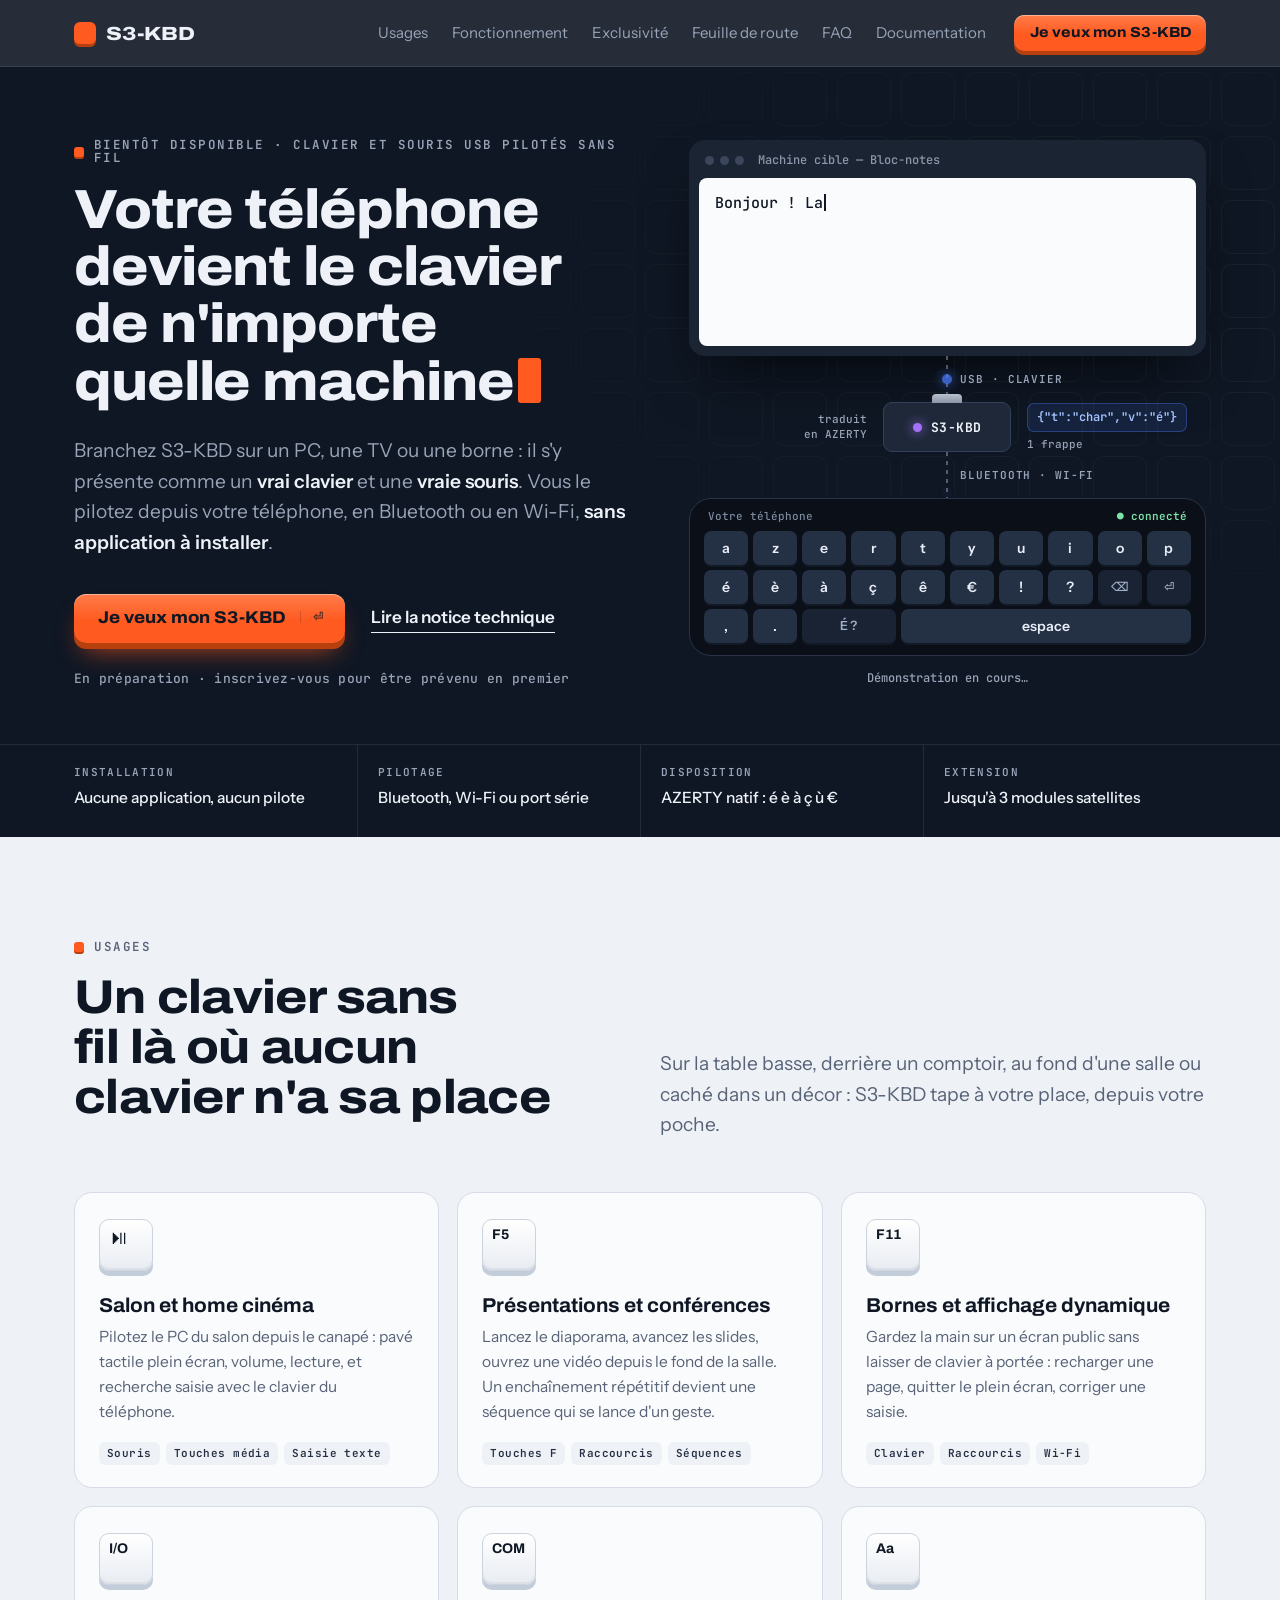
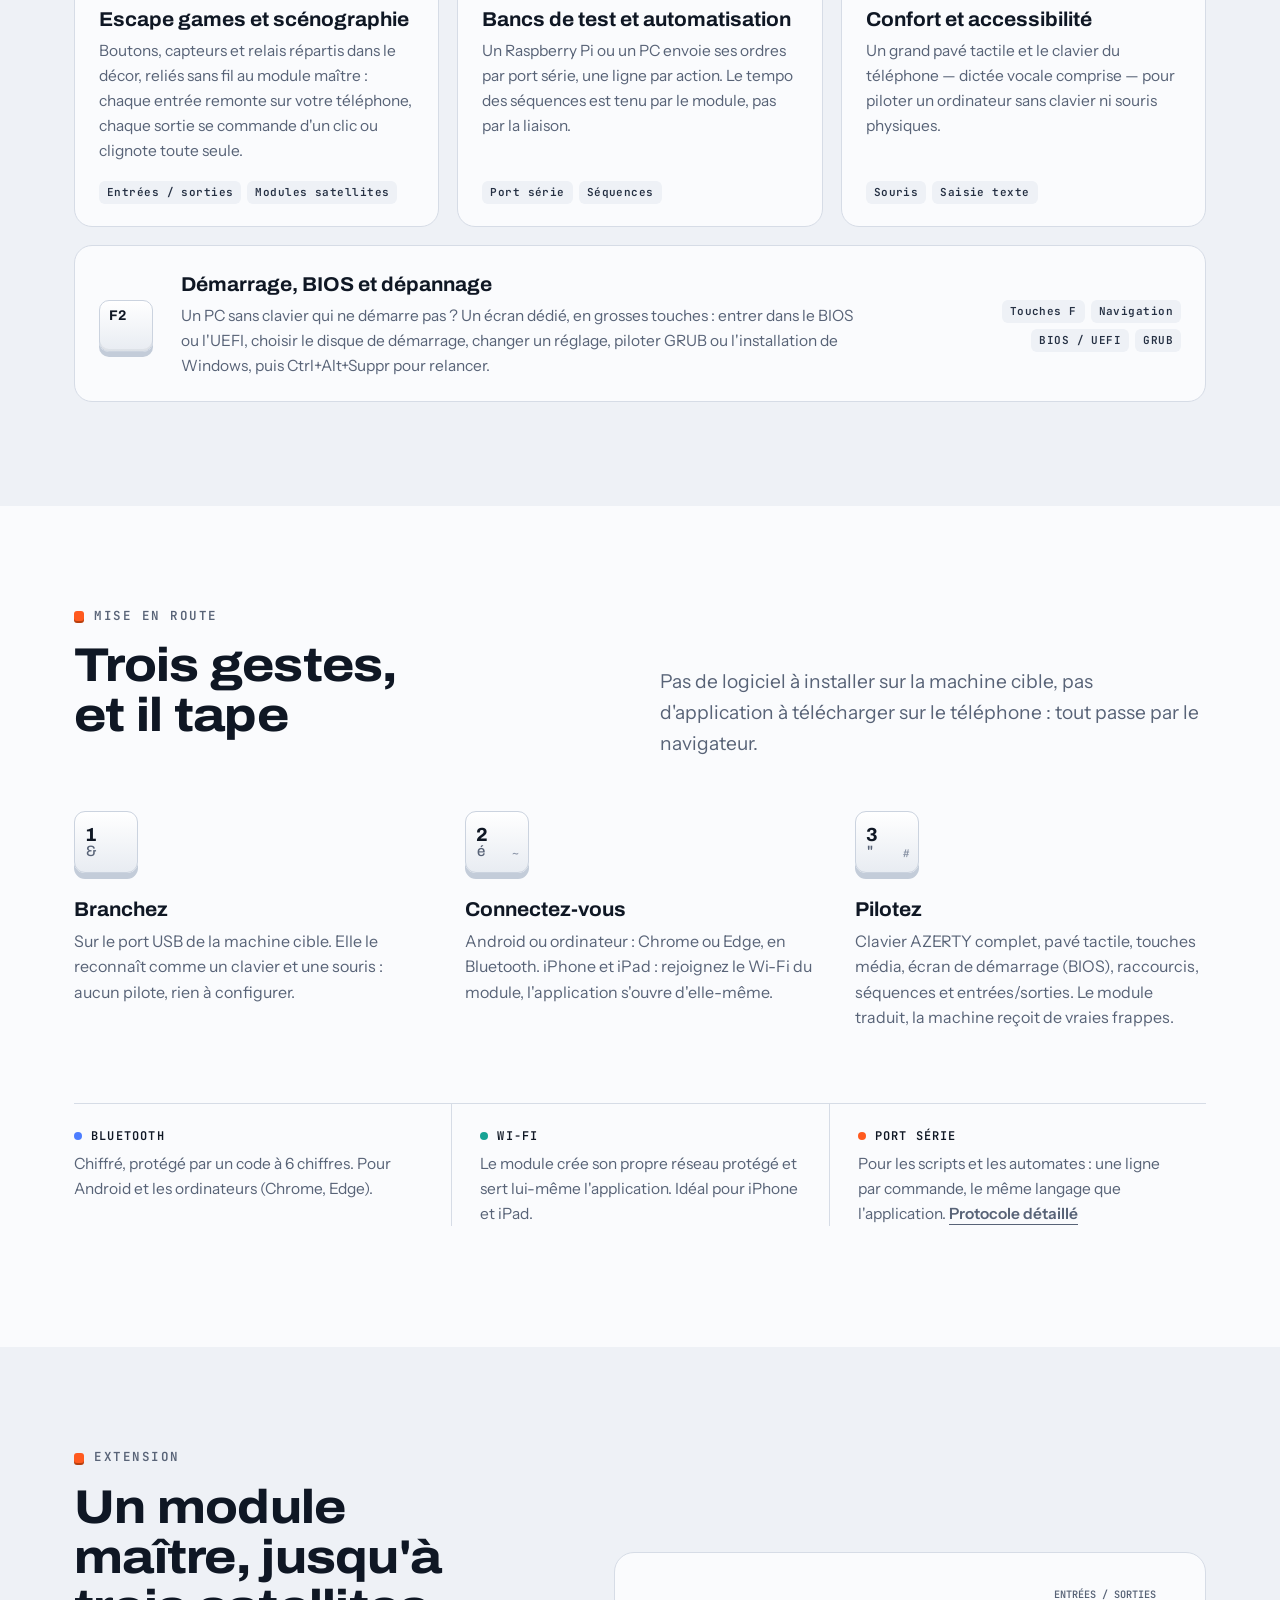
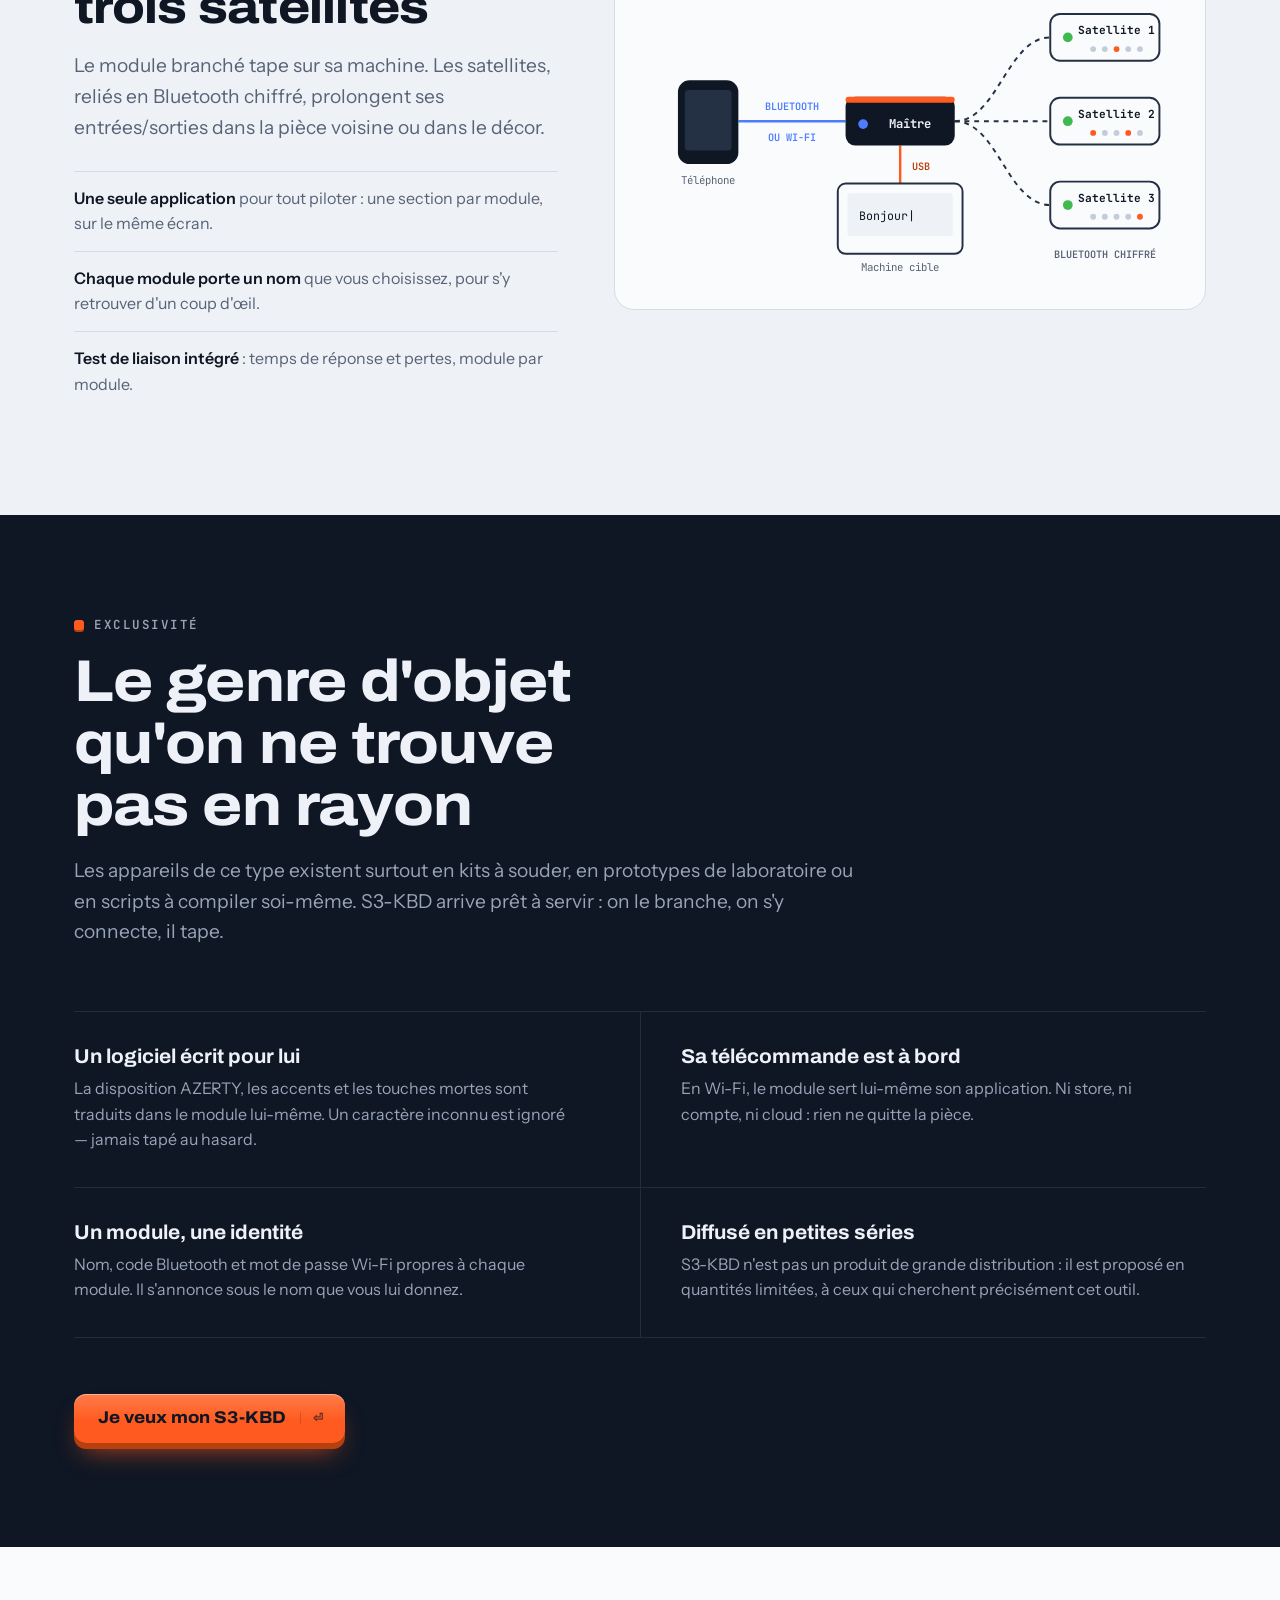
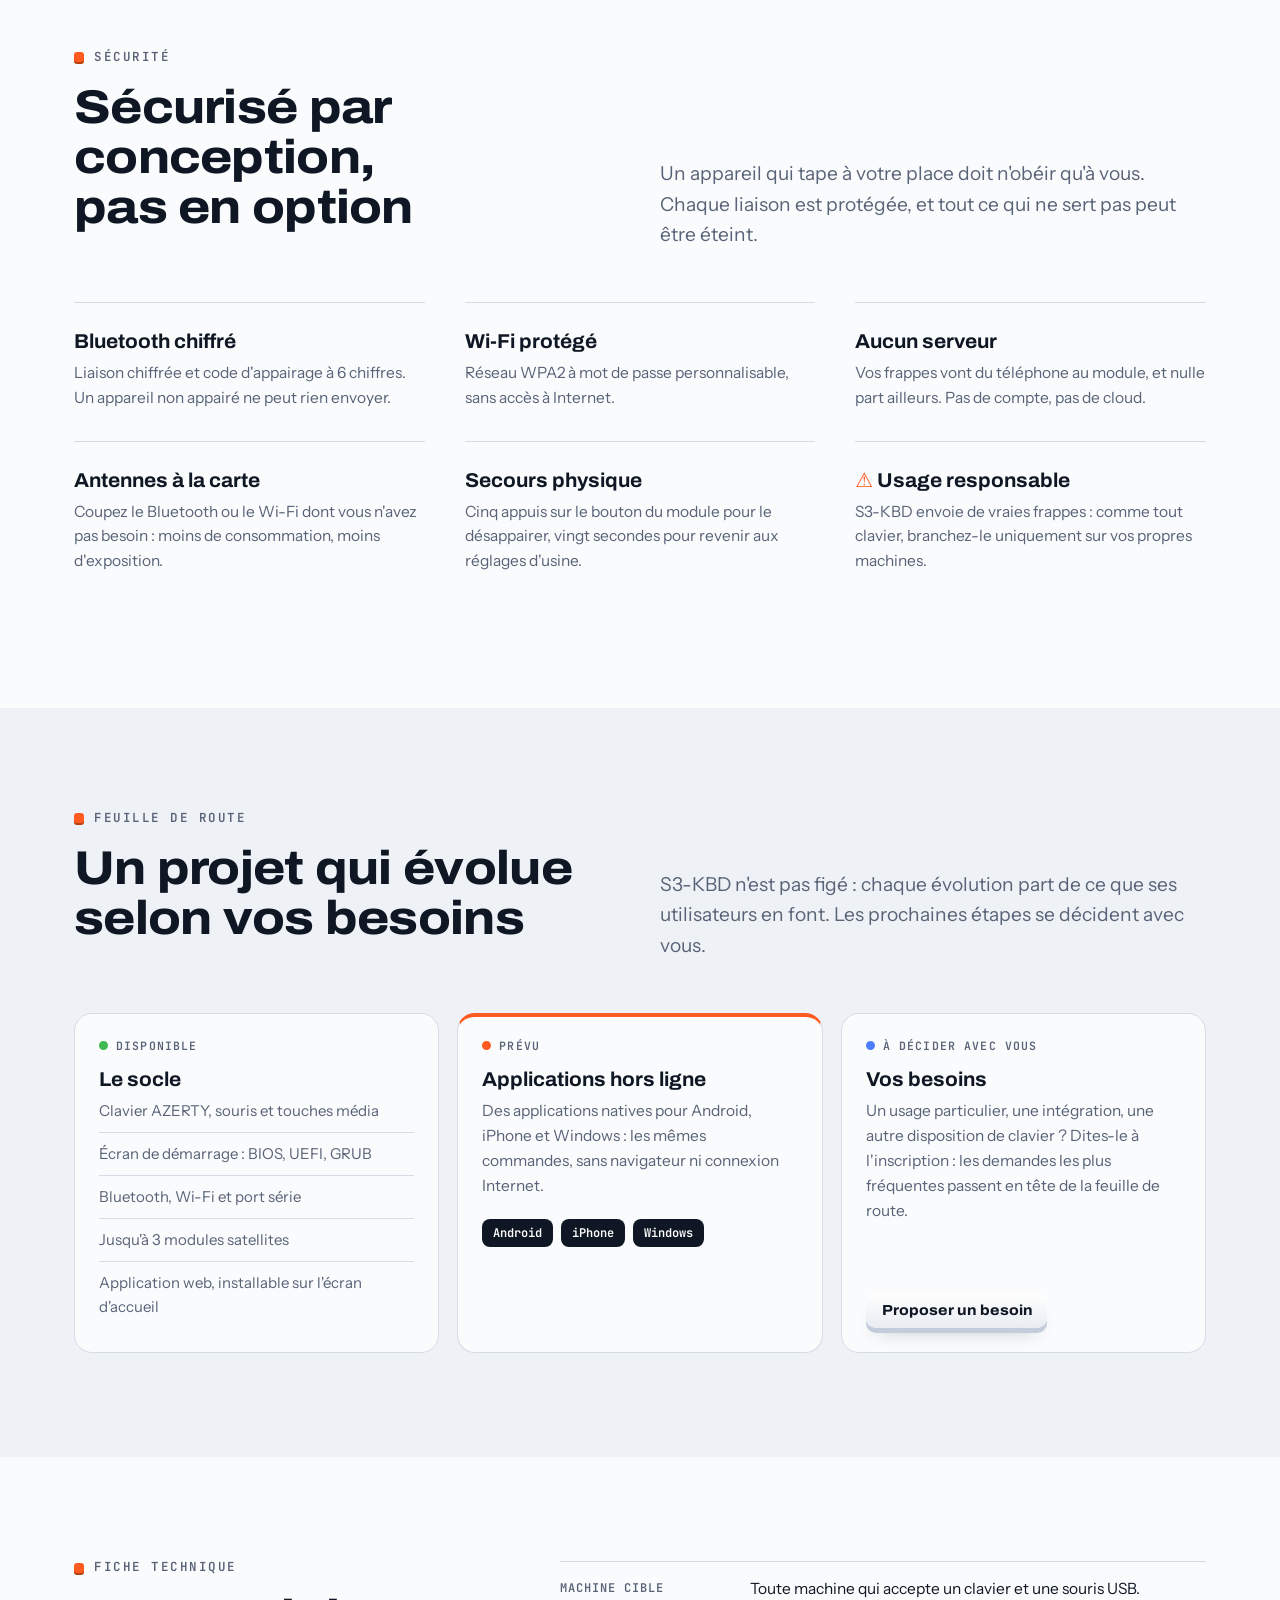
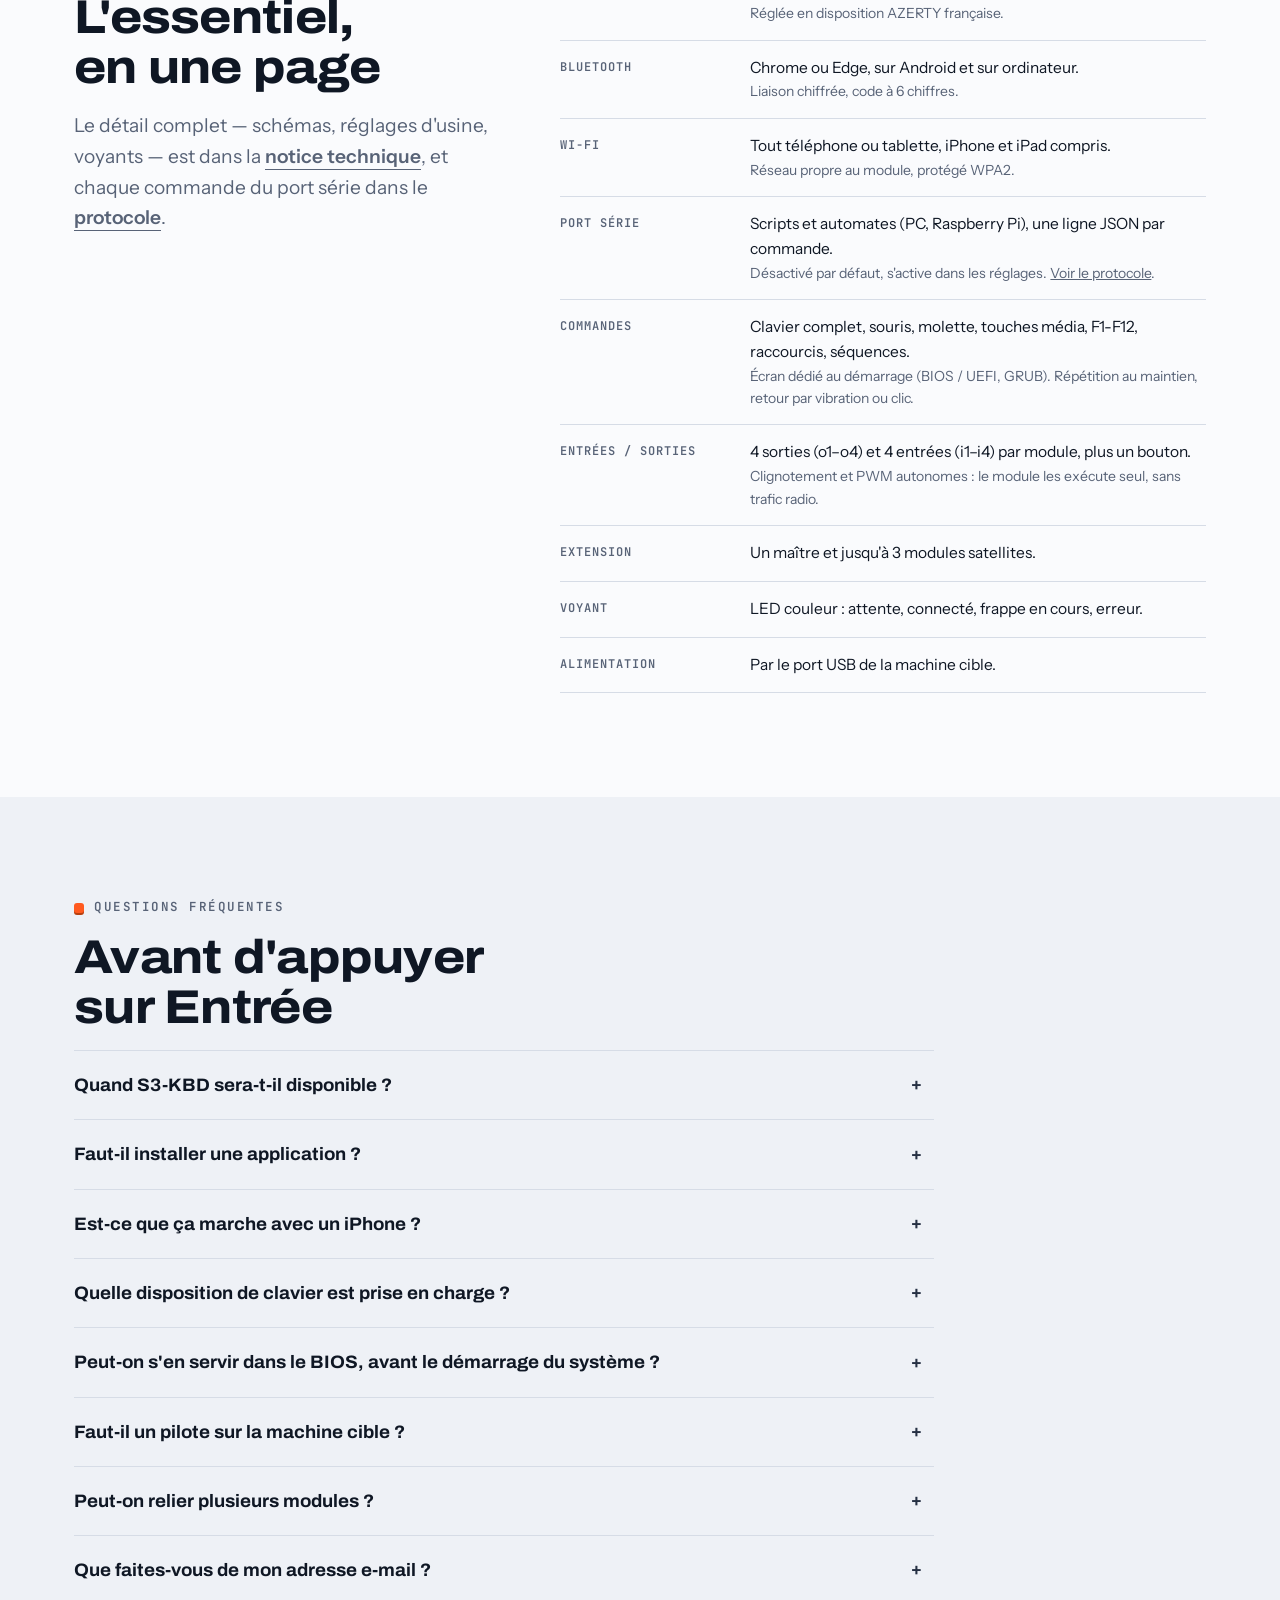
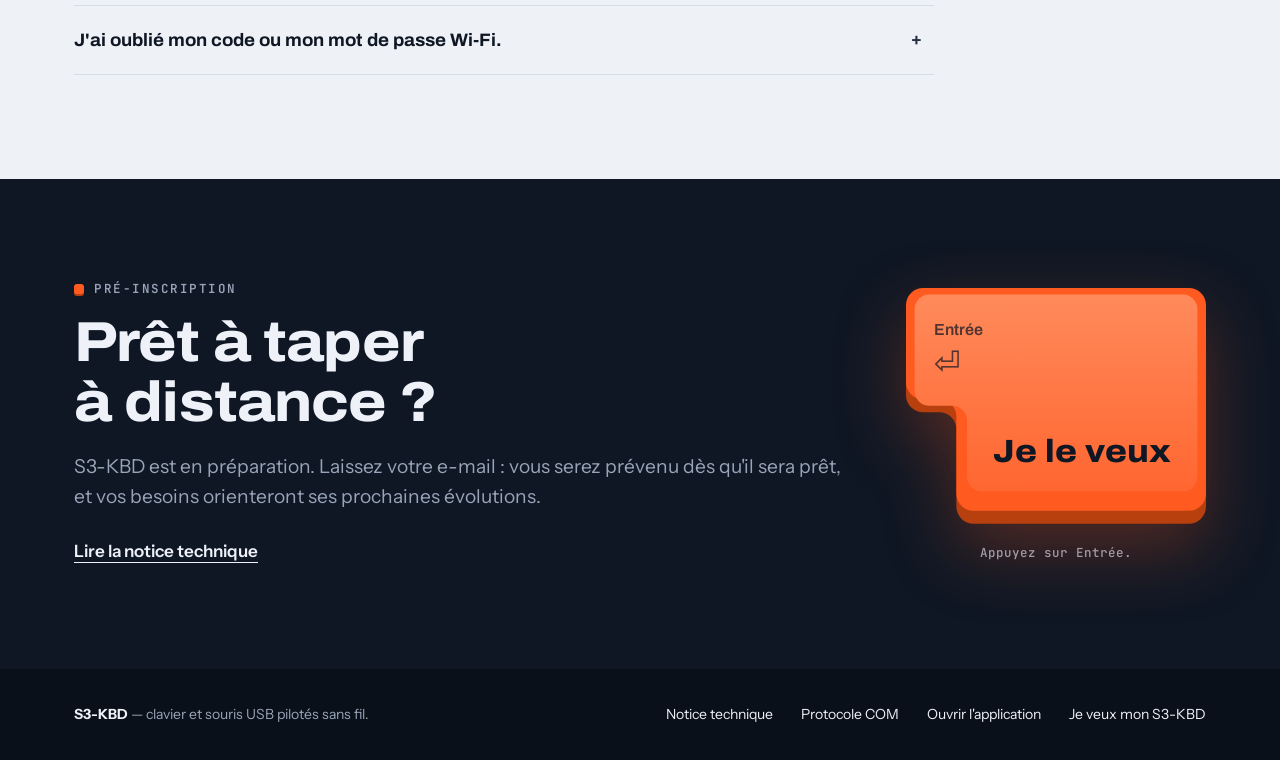
<file: WEB/Landing/landing.html>
<!DOCTYPE html>
<html lang="fr">
<head>
<meta charset="UTF-8" />
<meta name="viewport" content="width=device-width, initial-scale=1" />
<title>S3-KBD — Votre téléphone devient le clavier de n'importe quelle machine</title>
<meta name="description" content="S3-KBD se branche en USB et se présente comme un vrai clavier et une vraie souris. Pilotez-le depuis votre téléphone en Bluetooth ou en Wi-Fi, sans application à installer." />
<meta property="og:title" content="S3-KBD — le clavier sans fil de n'importe quelle machine" />
<meta property="og:description" content="Clavier et souris USB pilotés depuis votre téléphone. Bluetooth chiffré, Wi-Fi, port série. AZERTY natif." />
<meta name="theme-color" content="#0F1724" />
<link rel="icon" href="data:image/svg+xml,%3Csvg xmlns='http://www.w3.org/2000/svg' viewBox='0 0 64 64'%3E%3Crect x='4' y='8' width='56' height='52' rx='12' fill='%23B8400F'/%3E%3Crect x='4' y='4' width='56' height='50' rx='12' fill='%23FF5A1F'/%3E%3Ctext x='14' y='32' font-family='Arial' font-weight='700' font-size='20' fill='%230F1724'%3ES3%3C/text%3E%3C/svg%3E" />
<link rel="preconnect" href="https://fonts.googleapis.com" />
<link rel="preconnect" href="https://fonts.gstatic.com" crossorigin />
<link href="https://fonts.googleapis.com/css2?family=Archivo:wdth,wght@62..125,400..900&family=Instrument+Sans:wght@400..700&family=JetBrains+Mono:wght@400..700&display=swap" rel="stylesheet" />
<!--
  Landing page commerciale S3-KBD.
  Dossier SÉPARÉ de WEB/Keyboard/ : Keyboard/ est l'app embarquée servie par le
  portail Wi-Fi captif (web_assets.h) ; cette page n'est PAS embarquée dans le firmware.
  Pas de boutique à ce jour : les boutons « Je veux mon S3-KBD » ouvrent une popup de
  pré-inscription (e-mail) envoyée à SIGNUP_URL (serve.py -> data/inscriptions.db).
-->
<style>
  :root{
    --ink:#0F1724; --ink-2:#0A101A; --slate:#253043; --mist:#EEF1F6; --paper:#FAFBFD;
    --line:#D6DCE6; --muted:#586377; --text:#0F1724;
    --signal:#FF5A1F; --signal-hi:#FF7C4A; --signal-side:#B8400F;
    --radio:#4C7DFF; --busy:#A371F7;
    --on-ink:#EEF2F8; --on-ink-muted:#98A4B7; --ink-line:rgba(255,255,255,.09);
    --f-display:"Archivo", system-ui, -apple-system, "Segoe UI", Roboto, sans-serif;
    --f-body:"Instrument Sans", system-ui, -apple-system, "Segoe UI", Roboto, sans-serif;
    --f-mono:"JetBrains Mono", ui-monospace, "Cascadia Mono", Consolas, monospace;
    --gut:24px;
  }
  *{box-sizing:border-box}
  html{scroll-behavior:smooth}
  html,body{margin:0}
  body{background:var(--paper); color:var(--text); font:17px/1.6 var(--f-body);
    -webkit-font-smoothing:antialiased; text-rendering:optimizeLegibility}
  img,svg{display:block; max-width:100%}
  a{color:inherit}
  :focus-visible{outline:3px solid var(--signal); outline-offset:3px; border-radius:6px}
  .w{max-width:1180px; margin:0 auto; padding:0 var(--gut)}
  .sr{position:absolute; width:1px; height:1px; overflow:hidden; clip:rect(0 0 0 0); white-space:nowrap}

  /* ---------- Typographie ---------- */
  .display{font-family:var(--f-display); font-stretch:118%; font-weight:800; letter-spacing:-.02em; line-height:1.02; margin:0}
  .h2{font-family:var(--f-display); font-stretch:112%; font-weight:760; letter-spacing:-.015em; line-height:1.06;
    font-size:clamp(30px,3.7vw,48px); margin:0 0 18px; max-width:18ch; text-wrap:balance}
  .h3{font-family:var(--f-display); font-stretch:104%; font-weight:700; font-size:20px; line-height:1.2; margin:0 0 8px}
  .eyebrow{font:600 12.5px/1 var(--f-mono); text-transform:uppercase; letter-spacing:.12em; color:var(--muted);
    display:flex; align-items:center; gap:10px; margin:0 0 18px}
  .eyebrow::before{content:""; width:10px; height:10px; border-radius:3px; background:var(--signal);
    box-shadow:0 2px 0 var(--signal-side)}
  .lead{font-size:clamp(17px,1.5vw,19.5px); color:var(--muted); max-width:62ch; margin:0}
  .mono{font-family:var(--f-mono)}

  /* ---------- Touches (boutons) ---------- */
  .kc{display:inline-flex; align-items:center; gap:14px; text-decoration:none; cursor:pointer; border:0;
    font:750 17px/1 var(--f-display); font-stretch:108%; color:var(--ink);
    padding:15px 22px 17px 24px; border-radius:12px;
    background:linear-gradient(180deg,var(--signal-hi),var(--signal) 55%);
    box-shadow:0 6px 0 var(--signal-side), 0 16px 26px -10px rgba(255,90,31,.7), inset 0 1px 0 rgba(255,255,255,.4);
    transform:translateY(0); transition:transform .08s ease, box-shadow .08s ease}
  .kc:hover{transform:translateY(2px); box-shadow:0 4px 0 var(--signal-side), 0 12px 22px -10px rgba(255,90,31,.7), inset 0 1px 0 rgba(255,255,255,.4)}
  .kc:active{transform:translateY(6px); box-shadow:0 0 0 var(--signal-side), 0 4px 10px -6px rgba(255,90,31,.7), inset 0 1px 0 rgba(255,255,255,.4)}
  .kc .lg{font:600 12px/1 var(--f-mono); opacity:.7; border-left:1px solid rgba(15,23,36,.25); padding-left:12px}
  .kc.sm{font-size:14.5px; padding:10px 14px 11px 16px; border-radius:10px;
    box-shadow:0 4px 0 var(--signal-side), inset 0 1px 0 rgba(255,255,255,.4)}
  .kc.sm:hover{box-shadow:0 2px 0 var(--signal-side), inset 0 1px 0 rgba(255,255,255,.4)}
  .kc.sm:active{transform:translateY(4px); box-shadow:0 0 0 var(--signal-side)}
  .txtlink{font-weight:600; text-decoration:none; border-bottom:1.5px solid currentColor; padding-bottom:1px}
  .txtlink:hover{color:var(--signal)}

  /* ---------- Navigation ---------- */
  .nav{position:sticky; top:0; z-index:20; background:rgba(15,23,36,.9); backdrop-filter:blur(10px);
    -webkit-backdrop-filter:blur(10px); border-bottom:1px solid var(--ink-line); color:var(--on-ink)}
  .nav .w{display:flex; align-items:center; gap:28px; height:66px}
  .brand{display:flex; align-items:center; gap:10px; text-decoration:none; font:800 19px/1 var(--f-display);
    font-stretch:120%; letter-spacing:-.01em}
  .brand i{width:22px; height:22px; border-radius:6px; background:var(--signal); box-shadow:0 3px 0 var(--signal-side)}
  .nav ul{display:flex; gap:24px; list-style:none; margin:0 0 0 auto; padding:0; font-size:15px}
  .nav ul a{text-decoration:none; color:var(--on-ink-muted)}
  .nav ul a:hover{color:var(--on-ink)}

  /* ---------- Hero ---------- */
  .hero{background:var(--ink); color:var(--on-ink); position:relative; overflow:hidden}
  .hero::before{content:""; position:absolute; inset:0; pointer-events:none;
    background-image:url("data:image/svg+xml,%3Csvg xmlns='http://www.w3.org/2000/svg' width='64' height='64'%3E%3Crect x='5.5' y='5.5' width='53' height='53' rx='10' fill='none' stroke='white' stroke-opacity='.05'/%3E%3C/svg%3E");
    mask-image:radial-gradient(80% 70% at 85% 30%,#000 10%,transparent 70%);
    -webkit-mask-image:radial-gradient(80% 70% at 85% 30%,#000 10%,transparent 70%)}
  .hero-grid{position:relative; display:grid; grid-template-columns:minmax(0,1.08fr) minmax(0,1fr); gap:56px;
    align-items:center; padding-top:72px; padding-bottom:56px}
  .hero .eyebrow{color:var(--on-ink-muted)}
  .hero h1{font-size:clamp(36px,4.3vw,58px); font-stretch:110%; line-height:1.04; text-wrap:balance}
  .hero h1 .cur{display:inline-block; width:.42em; height:.82em; background:var(--signal); margin-left:.08em;
    vertical-align:-.06em; border-radius:3px; animation:blink 1.1s steps(1) infinite}
  @keyframes blink{50%{opacity:0}}
  .hero .lead{color:var(--on-ink-muted); margin-top:24px}
  .hero .lead b{color:var(--on-ink); font-weight:600}
  .cta{display:flex; align-items:center; gap:26px; flex-wrap:wrap; margin-top:36px}
  .cta .txtlink{color:var(--on-ink)}
  .reassure{margin:26px 0 0; font:500 13px/1.5 var(--f-mono); color:var(--on-ink-muted); letter-spacing:.02em}

  /* ---------- Démo (signature) ---------- */
  .bench{display:grid; justify-items:center; outline:none; position:relative}
  .bench.armed .screen{box-shadow:0 0 0 3px var(--signal), 0 30px 60px -20px rgba(0,0,0,.7)}
  .screen{width:100%; background:#1B2433; border-radius:16px; padding:10px; cursor:text;
    box-shadow:0 30px 60px -20px rgba(0,0,0,.7); transition:box-shadow .15s}
  .screen .bar{display:flex; align-items:center; gap:6px; padding:2px 6px 10px; font:500 12px var(--f-mono); color:#8C98AB}
  .screen .bar i{width:9px; height:9px; border-radius:50%; background:#3A4659}
  .screen .bar span{margin-left:8px}
  .doc{background:var(--paper); color:var(--ink); border-radius:8px; height:168px; overflow-y:auto; padding:14px 16px;
    font:500 15px/1.55 var(--f-mono); white-space:pre-wrap; word-break:break-word; scrollbar-width:thin}
  .doc .caret{display:inline-block; width:2px; height:1.15em; background:var(--ink); vertical-align:-.2em;
    margin-left:1px; animation:blink 1s steps(1) infinite}
  .wire{position:relative; width:2px; height:46px;
    background:repeating-linear-gradient(to bottom,rgba(255,255,255,.3) 0 4px,transparent 4px 9px)}
  .wire .lab{position:absolute; left:14px; top:50%; transform:translateY(-50%); white-space:nowrap;
    font:600 11px/1 var(--f-mono); letter-spacing:.08em; text-transform:uppercase; color:var(--on-ink-muted)}
  .dot{position:absolute; left:-4px; top:0; width:10px; height:10px; border-radius:50%; background:var(--radio);
    box-shadow:0 0 12px var(--radio)}
  .dot.err{background:var(--signal); box-shadow:0 0 12px var(--signal)}
  .modrow{display:grid; grid-template-columns:1fr auto 1fr; align-items:center; gap:16px; width:100%}
  .module{grid-column:2; position:relative; width:128px; height:50px; border-radius:9px; background:#1E2838;
    border:1px solid #33405A; display:flex; align-items:center; justify-content:center; gap:9px;
    font:700 13px/1 var(--f-mono); letter-spacing:.04em; color:var(--on-ink)}
  .module::before{content:""; position:absolute; top:-9px; left:50%; transform:translateX(-50%); width:30px; height:9px;
    border-radius:4px 4px 0 0; background:linear-gradient(#B7C0CE,#8994A6)}
  .led{width:9px; height:9px; border-radius:50%; background:var(--radio); box-shadow:0 0 10px var(--radio); transition:background .15s, box-shadow .15s}
  .led.busy{background:var(--busy); box-shadow:0 0 12px var(--busy)}
  .led.err{background:#F85149; box-shadow:0 0 12px #F85149}
  .pkt{grid-column:3; justify-self:start; min-width:0; max-width:100%}
  .pkt code{display:block; font:600 12px/1.3 var(--f-mono); color:#A5C4FF; background:rgba(76,125,255,.12);
    border:1px solid rgba(76,125,255,.35); padding:6px 9px; border-radius:7px; overflow-wrap:anywhere}
  .pkt code.err{color:#FFB199; background:rgba(255,90,31,.12); border-color:rgba(255,90,31,.45)}
  .pkt small{display:block; margin-top:5px; font:500 11px/1.3 var(--f-mono); color:var(--on-ink-muted)}
  .xlat{grid-column:1; justify-self:end; text-align:right; font:500 11px/1.35 var(--f-mono); color:var(--on-ink-muted)}
  .phone{width:min(100%,540px); background:#0A0F18; border:1px solid #2A3446; border-radius:22px; padding:10px 14px 12px}
  .phone .ph{display:flex; justify-content:space-between; font:500 11px var(--f-mono); color:#7D8AA0; padding:0 4px 8px}
  .phone .ph b{color:#7EE2A8; font-weight:600}
  .keys{display:grid; grid-template-columns:repeat(10,1fr); gap:5px}
  .key{appearance:none; border:0; cursor:pointer; height:34px; border-radius:7px; background:#243044; color:#E6EDF6;
    font:600 14px/1 var(--f-body); box-shadow:0 2px 0 #121A27; transition:transform .06s, background .1s}
  .key:hover{background:#2D3B53}
  .key:active,.key.hit{transform:translateY(2px); box-shadow:0 0 0 #121A27; background:#34466A}
  .key.w2{grid-column:span 2}
  .key.w6{grid-column:span 6}
  .key.fn{background:#1A2334; color:#9FB0C8; font-size:12.5px}
  .bench-hint{margin:14px 0 0; font:500 12px/1.4 var(--f-mono); color:var(--on-ink-muted); text-align:center}

  /* ---------- Rail de caractéristiques ---------- */
  .rail{border-top:1px solid var(--ink-line); position:relative}
  .rail .w{display:grid; grid-template-columns:repeat(4,1fr); padding-top:0; padding-bottom:0}
  .rail div{padding:22px 20px 26px; border-left:1px solid var(--ink-line)}
  .rail div:first-child{border-left:0; padding-left:0}
  .rail dt{font:600 11px/1 var(--f-mono); letter-spacing:.12em; text-transform:uppercase; color:var(--on-ink-muted); margin-bottom:8px}
  .rail dd{margin:0; font-size:15.5px; color:var(--on-ink); font-weight:500}

  /* ---------- Sections ---------- */
  .band{padding:104px 0}
  .band.mist{background:var(--mist)}
  .band.ink{background:var(--ink); color:var(--on-ink)}
  .band.ink .eyebrow,.band.ink .lead{color:var(--on-ink-muted)}
  .head{display:grid; grid-template-columns:minmax(0,1fr) minmax(0,1fr); gap:40px; align-items:end; margin-bottom:52px}
  .head .lead{justify-self:end}

  /* ---------- Usages ---------- */
  .uses{display:grid; grid-template-columns:repeat(3,1fr); gap:18px}
  .use{background:var(--paper); border:1px solid var(--line); border-radius:18px; padding:26px 24px 22px;
    display:flex; flex-direction:column; transition:border-color .2s, transform .2s}
  .use:hover{border-color:#B5C0D0; transform:translateY(-2px)}
  .use p{margin:0; color:var(--muted); font-size:15.5px}
  .cap{width:54px; height:52px; border-radius:10px; margin-bottom:22px; position:relative;
    background:linear-gradient(180deg,#FFFFFF,#E8ECF2); border:1px solid #CBD3DF;
    box-shadow:0 5px 0 #C3CCD9, inset 0 -2px 0 rgba(15,23,36,.05);
    font:700 14px/1 var(--f-display); font-stretch:100%; color:var(--ink); padding:8px 9px; transition:transform .1s, box-shadow .1s}
  .use:hover .cap{transform:translateY(3px); box-shadow:0 2px 0 #C3CCD9}
  .cap.sym{font:400 20px/1 var(--f-body); padding:7px 9px}
  .tags{display:flex; flex-wrap:wrap; gap:6px; margin-top:auto; padding-top:18px}
  .tags span{font:600 11px/1 var(--f-mono); letter-spacing:.04em; color:var(--slate); background:var(--mist);
    border-radius:6px; padding:6px 8px}
  /* Carte pleine largeur (7e usage) : touche | texte | étiquettes sur une ligne */
  .use.wide{grid-column:1/-1; display:grid; grid-template-columns:auto minmax(0,1fr) auto; column-gap:28px; align-items:center}
  .use.wide .cap{margin-bottom:0}
  .use.wide p{max-width:68ch}
  .use.wide .tags{margin-top:0; padding-top:0; justify-content:flex-end; max-width:260px}

  /* ---------- Mise en route ---------- */
  .steps{display:grid; grid-template-columns:repeat(3,1fr); gap:40px}
  .step p{margin:0; color:var(--muted); font-size:16px}
  .numcap{width:64px; height:62px; border-radius:11px; margin-bottom:24px; position:relative;
    background:linear-gradient(180deg,#FFFFFF,#E8ECF2); border:1px solid #CBD3DF; box-shadow:0 6px 0 #C3CCD9;
    font-family:var(--f-display); color:var(--ink)}
  .numcap .t{position:absolute; left:10px; top:8px; font-weight:750; font-size:19px}
  .numcap .b{position:absolute; left:11px; bottom:9px; font-weight:500; font-size:15px; color:var(--muted)}
  .numcap .r{position:absolute; right:9px; bottom:9px; font-weight:500; font-size:11px; color:#8A94A6}
  .channels{display:grid; grid-template-columns:repeat(3,1fr); margin-top:72px; border-top:1px solid var(--line)}
  .channels div{padding:26px 28px 0 0}
  .channels div + div{padding-left:28px; border-left:1px solid var(--line)}
  .channels dt{font:600 12px/1 var(--f-mono); letter-spacing:.1em; text-transform:uppercase; margin-bottom:10px; display:flex; gap:9px; align-items:center}
  .channels dt i{width:8px; height:8px; border-radius:50%}
  .channels dd{margin:0; color:var(--muted); font-size:15.5px}

  /* ---------- Étoile ---------- */
  .star{display:grid; grid-template-columns:minmax(0,.9fr) minmax(0,1.1fr); gap:56px; align-items:center}
  .star ul{list-style:none; padding:0; margin:28px 0 0}
  .star li{padding:14px 0; border-top:1px solid var(--line); color:var(--muted); font-size:16px}
  .star li b{color:var(--text); font-weight:600}
  .diagram{background:var(--paper); border:1px solid var(--line); border-radius:20px; padding:22px}
  .diagram text{font-family:var(--f-mono)}

  /* ---------- Exclusivité ---------- */
  .excl .h2{max-width:16ch; font-size:clamp(34px,4.6vw,60px)}
  .excl .lead{max-width:60ch; margin-top:6px}
  .points{display:grid; grid-template-columns:repeat(2,1fr); margin-top:64px; border-top:1px solid var(--ink-line)}
  .points div{padding:32px 40px 34px 0; border-bottom:1px solid var(--ink-line)}
  .points div:nth-child(even){padding-left:40px; padding-right:0; border-left:1px solid var(--ink-line)}
  .points p{margin:0; color:var(--on-ink-muted); font-size:16px; max-width:46ch}
  .excl .cta{margin-top:56px}

  /* ---------- Sécurité ---------- */
  .secgrid{display:grid; grid-template-columns:repeat(3,1fr); gap:0 40px}
  .secgrid div{padding:26px 0 30px; border-top:1px solid var(--line)}
  .secgrid p{margin:0; color:var(--muted); font-size:15.5px}
  .secgrid .warn .h3::before{content:"⚠ "; color:var(--signal)}

  /* ---------- Fiche technique ---------- */
  .spec{display:grid; grid-template-columns:minmax(0,.8fr) minmax(0,1.2fr); gap:56px; align-items:start}
  .spec dl{margin:0; border-top:1px solid var(--line)}
  .spec dl div{display:grid; grid-template-columns:170px 1fr; gap:20px; padding:15px 0; border-bottom:1px solid var(--line)}
  .spec dt{font:600 12px/1.5 var(--f-mono); letter-spacing:.08em; text-transform:uppercase; color:var(--muted); padding-top:2px}
  .spec dd{margin:0; font-size:15.5px}
  .spec dd small{display:block; color:var(--muted); font-size:14px}

  /* ---------- FAQ ---------- */
  .faq{max-width:860px}
  .faq details{border-top:1px solid var(--line)}
  .faq details:last-child{border-bottom:1px solid var(--line)}
  .faq summary{list-style:none; cursor:pointer; padding:22px 44px 22px 0; position:relative;
    font:700 18px/1.35 var(--f-display); font-stretch:104%}
  .faq summary::-webkit-details-marker{display:none}
  .faq summary::after{content:"+"; position:absolute; right:4px; top:50%; transform:translateY(-50%);
    width:28px; height:28px; border-radius:7px; display:grid; place-items:center; font:600 18px/1 var(--f-mono);
    background:var(--mist); color:var(--slate)}
  .faq details[open] summary::after{content:"−"}
  .faq details p{margin:-6px 0 22px; color:var(--muted); max-width:70ch}

  /* ---------- CTA final (touche Entrée ISO) ---------- */
  .final .w{display:grid; grid-template-columns:minmax(0,1fr) auto; gap:56px; align-items:center}
  .final .h2{max-width:14ch; font-size:clamp(34px,4.4vw,58px)}
  .final .lead{margin-bottom:26px}
  .final .txtlink{color:var(--on-ink)}
  .iso{display:block; width:300px; text-decoration:none; filter:drop-shadow(0 26px 34px rgba(255,90,31,.28)); border-radius:18px}
  .iso svg{width:100%; height:auto; overflow:visible}
  .iso .top{transition:transform .09s ease}
  .iso:hover .top{transform:translateY(3px)}
  .iso:active .top{transform:translateY(11px)}
  .iso text{font-family:var(--f-display)}
  .iso-note{margin:18px 0 0; text-align:center; font:500 12.5px var(--f-mono); color:var(--on-ink-muted)}

  /* ---------- Feuille de route ---------- */
  .road{display:grid; grid-template-columns:repeat(3,1fr); gap:18px}
  .rm{background:var(--paper); border:1px solid var(--line); border-radius:18px; padding:26px 24px 24px; display:flex; flex-direction:column}
  .rm.next{border-top:4px solid var(--signal); padding-top:23px}
  .rm .st{display:inline-flex; align-items:center; gap:8px; font:600 11.5px/1 var(--f-mono); text-transform:uppercase;
    letter-spacing:.1em; color:var(--muted); margin:0 0 16px}
  .rm .st i{width:9px; height:9px; border-radius:50%}
  .rm p{margin:0; color:var(--muted); font-size:15.5px}
  .rm ul{margin:0; padding:0; list-style:none}
  .rm li{padding:9px 0; border-top:1px solid var(--line); font-size:15px; color:var(--muted)}
  .rm li:first-child{border-top:0; padding-top:0}
  .plats{display:flex; gap:8px; flex-wrap:wrap; margin-top:20px}
  .plats span{font:600 12px/1 var(--f-mono); padding:8px 11px; border-radius:8px; background:var(--ink); color:#fff}
  .rm .kc{margin-top:auto; align-self:flex-start}
  .rm .kc-gap{height:22px}

  /* ---------- Boutons secondaires ---------- */
  button.kc{font-family:var(--f-display)}
  .kc.ghost{background:linear-gradient(180deg,#FFFFFF,#E8ECF2); color:var(--ink);
    box-shadow:0 5px 0 #C3CCD9, 0 12px 20px -12px rgba(15,23,36,.35), inset 0 1px 0 #fff}
  .kc.ghost:hover{box-shadow:0 3px 0 #C3CCD9, inset 0 1px 0 #fff}
  .kc.ghost:active{box-shadow:0 0 0 #C3CCD9}
  .kc[disabled]{opacity:.6; cursor:progress; transform:none}
  .iso{background:none; border:0; padding:0; cursor:pointer; font:inherit; color:inherit}
  .footbtn{background:none; border:0; padding:0; font:inherit; color:var(--on-ink); cursor:pointer}
  .footbtn:hover{color:var(--signal)}

  /* ---------- Popup de pré-inscription ---------- */
  .want{border:0; padding:0; background:transparent; width:calc(100% - 24px); max-width:560px;
    max-height:calc(100dvh - 24px); color:var(--text); overflow:visible}
  .want::backdrop{background:rgba(10,16,26,.62); backdrop-filter:blur(4px); -webkit-backdrop-filter:blur(4px)}
  .want[open]{animation:pop .2s ease-out}
  @keyframes pop{from{opacity:0; transform:translateY(10px) scale(.985)}to{opacity:1; transform:none}}
  .want-in{position:relative; background:var(--paper); border-radius:20px; padding:30px 30px 26px;
    max-height:calc(100dvh - 24px); overflow:auto; box-shadow:0 30px 80px -20px rgba(0,0,0,.55)}
  .want-x{position:absolute; top:14px; right:14px; width:36px; height:36px; border-radius:9px; border:1px solid var(--line);
    background:var(--paper); color:var(--muted); font-size:15px; cursor:pointer}
  .want-x:hover{color:var(--ink); border-color:#B5C0D0}
  .want .eyebrow{margin-bottom:12px}
  .want-h{font-family:var(--f-display); font-stretch:112%; font-weight:780; font-size:30px; line-height:1.05;
    letter-spacing:-.015em; margin:0 0 10px; padding-right:40px; outline:none}
  .want-lead{margin:0 0 22px; color:var(--muted); font-size:15.5px}
  .fld{display:block; font-weight:600; font-size:14.5px; margin:0 0 7px}
  .fld span,.chips legend span{font:500 10.5px var(--f-mono); color:var(--muted); text-transform:uppercase; letter-spacing:.08em; margin-left:6px}
  .inp{display:block; width:100%; font:inherit; font-size:16px; padding:12px 14px; border:1.5px solid var(--line);
    border-radius:10px; background:#fff; color:var(--text)}
  .inp:focus{outline:none; border-color:var(--ink); box-shadow:0 0 0 3px rgba(255,90,31,.25)}
  .inp[aria-invalid="true"]{border-color:#C8371A}
  textarea.inp{resize:vertical; min-height:66px}
  .ferr{margin:7px 0 0; font-size:13.5px; color:#B42F12}
  .chips{border:0; padding:0; margin:20px 0; display:flex; flex-wrap:wrap; gap:7px; min-width:0}
  .chips legend{float:left; width:100%; padding:0; margin:0 0 3px; font-weight:600; font-size:14.5px}
  .chips label{position:relative}
  .chips input{position:absolute; inset:0; opacity:0; margin:0; cursor:pointer}
  .chips span{display:inline-block; padding:8px 12px; border-radius:9px; border:1.5px solid var(--line); background:#fff;
    font-size:14px; font-weight:500; transition:background .1s, color .1s, border-color .1s}
  .chips label:hover span{border-color:#B5C0D0}
  .chips input:checked + span{background:var(--ink); border-color:var(--ink); color:#fff}
  .chips input:focus-visible + span{outline:3px solid var(--signal); outline-offset:2px}
  .chips legend span{display:inline; padding:0; border:0; border-radius:0; background:none; font-weight:500}
  .hp{position:absolute; left:-10000px; width:1px; height:1px; overflow:hidden}
  .consent{display:flex; gap:11px; align-items:flex-start; margin-top:20px; font-size:14px; line-height:1.5; cursor:pointer}
  .consent input{width:18px; height:18px; margin:2px 0 0; accent-color:var(--signal); flex:none; cursor:pointer}
  .consent + .ferr{margin-left:29px}
  .privacy{margin:10px 0 0 29px; font-size:12.5px; line-height:1.5; color:var(--muted)}
  .want-act{display:flex; align-items:center; gap:18px; flex-wrap:wrap; margin-top:24px}
  .want-msg{margin:0; font-size:14px; color:var(--muted); flex:1; min-width:180px}
  .want-msg.err{color:#B42F12}
  .want-done .kc{margin-top:6px}
  .want-done .again{margin-left:18px; font:inherit; font-size:14.5px; background:none; border:0; padding:0; cursor:pointer;
    color:var(--muted); text-decoration:underline}

  footer{background:var(--ink-2); color:var(--on-ink-muted); font-size:14px; padding:34px 0}
  footer .w{display:flex; flex-wrap:wrap; gap:14px 28px; align-items:center}
  footer a{color:var(--on-ink); text-decoration:none}
  footer a:hover{color:var(--signal)}
  footer .sp{flex:1}

  /* ---------- Responsive ---------- */
  @media (max-width:1000px){
    .hero-grid{grid-template-columns:1fr; gap:48px; padding-top:52px}
    .uses{grid-template-columns:repeat(2,1fr)}
    .road{grid-template-columns:1fr}
    .secgrid{grid-template-columns:repeat(2,1fr)}
    .star,.spec{grid-template-columns:1fr; gap:40px}
    .final .w{grid-template-columns:1fr}
    .iso-wrap{justify-self:start}
    .nav ul{display:none}
    .nav .kc{margin-left:auto}
  }
  @media (max-width:720px){
    :root{--gut:16px}
    body{font-size:16px}
    .band{padding:72px 0}
    .head{grid-template-columns:1fr; gap:14px; margin-bottom:36px}
    .head .lead{justify-self:start}
    .rail .w{grid-template-columns:1fr 1fr}
    .rail div{padding:18px 14px 20px}
    .rail div:nth-child(odd){border-left:0; padding-left:0}
    .rail div:nth-child(n+3){border-top:1px solid var(--ink-line)}
    .uses,.steps,.secgrid{grid-template-columns:1fr}
    .use.wide{display:flex; align-items:stretch}
    .use.wide .cap{margin-bottom:22px}
    .use.wide .tags{margin-top:auto; padding-top:18px; justify-content:flex-start; max-width:none}
    .steps{gap:36px}
    .channels{grid-template-columns:1fr; margin-top:48px}
    .channels div,.channels div + div{padding:20px 0 18px; border-left:0}
    .channels div + div{border-top:1px solid var(--line)}
    .points{grid-template-columns:1fr}
    .points div,.points div:nth-child(even){padding:26px 0; border-left:0}
    .spec dl div{grid-template-columns:1fr; gap:4px}
    .modrow{grid-template-columns:1fr; justify-items:center; gap:10px}
    .module{grid-column:1}
    .pkt{grid-column:1; justify-self:center; text-align:center}
    .xlat{display:none}
    .key{height:32px; font-size:13px}
    .keys{gap:4px}
    .iso{width:250px}
  }
  @media (prefers-reduced-motion:reduce){
    html{scroll-behavior:auto}
    .hero h1 .cur,.doc .caret{animation:none}
    .kc,.use,.cap,.iso .top{transition:none}
  }
</style>
</head>
<body>

<!-- ===================== NAVIGATION ===================== -->
<header class="nav">
  <div class="w">
    <a class="brand" href="#top"><i aria-hidden="true"></i>S3-KBD</a>
    <ul>
      <li><a href="#usages">Usages</a></li>
      <li><a href="#fonctionnement">Fonctionnement</a></li>
      <li><a href="#exclusivite">Exclusivité</a></li>
      <li><a href="#feuille-de-route">Feuille de route</a></li>
      <li><a href="#faq">FAQ</a></li>
      <li><a href="notice.html">Documentation</a></li>
    </ul>
    <button class="kc sm" type="button" data-want>Je veux mon S3-KBD</button>
  </div>
</header>

<main id="top">

<!-- ===================== HERO ===================== -->
<section class="hero">
  <div class="w hero-grid">
    <div>
      <p class="eyebrow">Bientôt disponible · clavier et souris USB pilotés sans fil</p>
      <h1 class="display">Votre téléphone devient le clavier de n'importe quelle machine<span class="cur" aria-hidden="true"></span></h1>
      <p class="lead">Branchez S3-KBD sur un PC, une TV ou une borne&nbsp;: il s'y présente comme un <b>vrai clavier</b>
        et une <b>vraie souris</b>. Vous le pilotez depuis votre téléphone, en Bluetooth ou en Wi-Fi,
        <b>sans application à installer</b>.</p>
      <div class="cta">
        <button class="kc" type="button" data-want>Je veux mon S3-KBD <span class="lg">⏎</span></button>
        <a class="txtlink" href="notice.html">Lire la notice technique</a>
      </div>
      <p class="reassure">En préparation · inscrivez-vous pour être prévenu en premier</p>
    </div>

    <!-- Démo : on tape sur le « téléphone », le module traduit, la machine reçoit -->
    <div class="bench" id="bench" tabindex="0" aria-label="Démonstration interactive : sélectionnez l'écran puis tapez au clavier, ou utilisez les touches du téléphone">
      <div class="screen" id="screen">
        <div class="bar" aria-hidden="true"><i></i><i></i><i></i><span>Machine cible — Bloc-notes</span></div>
        <div class="doc" aria-hidden="true"><span id="out"></span><span class="caret"></span></div>
      </div>
      <div class="wire" id="wireUp"><span class="lab">USB · clavier</span></div>
      <div class="modrow">
        <div class="xlat" aria-hidden="true">traduit<br>en AZERTY</div>
        <div class="module" aria-hidden="true"><span class="led" id="led"></span>S3-KBD</div>
        <div class="pkt" aria-hidden="true"><code id="json">{"t":"char","v":"B"}</code><small id="info">Maj + lettre · 1 frappe</small></div>
      </div>
      <div class="wire" id="wireDown"><span class="lab">Bluetooth · Wi-Fi</span></div>
      <div class="phone">
        <div class="ph" aria-hidden="true"><span>Votre téléphone</span><b>● connecté</b></div>
        <div class="keys" id="keys"></div>
      </div>
      <p class="bench-hint" id="hint">Démonstration en cours…</p>
    </div>
  </div>

  <div class="rail">
    <dl class="w">
      <div><dt>Installation</dt><dd>Aucune application, aucun pilote</dd></div>
      <div><dt>Pilotage</dt><dd>Bluetooth, Wi-Fi ou port série</dd></div>
      <div><dt>Disposition</dt><dd>AZERTY natif&nbsp;: é è à ç ù €</dd></div>
      <div><dt>Extension</dt><dd>Jusqu'à 3 modules satellites</dd></div>
    </dl>
  </div>
</section>

<!-- ===================== USAGES ===================== -->
<section class="band mist" id="usages">
  <div class="w">
    <div class="head">
      <div>
        <p class="eyebrow">Usages</p>
        <h2 class="h2">Un clavier sans fil là où aucun clavier n'a sa place</h2>
      </div>
      <p class="lead">Sur la table basse, derrière un comptoir, au fond d'une salle ou caché dans un décor&nbsp;:
        S3-KBD tape à votre place, depuis votre poche.</p>
    </div>

    <div class="uses">
      <article class="use">
        <div class="cap sym" aria-hidden="true">⏯</div>
        <h3 class="h3">Salon et home cinéma</h3>
        <p>Pilotez le PC du salon depuis le canapé&nbsp;: pavé tactile plein écran, volume, lecture,
          et recherche saisie avec le clavier du téléphone.</p>
        <div class="tags"><span>Souris</span><span>Touches média</span><span>Saisie texte</span></div>
      </article>
      <article class="use">
        <div class="cap" aria-hidden="true">F5</div>
        <h3 class="h3">Présentations et conférences</h3>
        <p>Lancez le diaporama, avancez les slides, ouvrez une vidéo depuis le fond de la salle.
          Un enchaînement répétitif devient une séquence qui se lance d'un geste.</p>
        <div class="tags"><span>Touches F</span><span>Raccourcis</span><span>Séquences</span></div>
      </article>
      <article class="use">
        <div class="cap" aria-hidden="true">F11</div>
        <h3 class="h3">Bornes et affichage dynamique</h3>
        <p>Gardez la main sur un écran public sans laisser de clavier à portée&nbsp;: recharger une page,
          quitter le plein écran, corriger une saisie.</p>
        <div class="tags"><span>Clavier</span><span>Raccourcis</span><span>Wi-Fi</span></div>
      </article>
      <article class="use">
        <div class="cap" aria-hidden="true">I/O</div>
        <h3 class="h3">Escape games et scénographie</h3>
        <p>Boutons, capteurs et relais répartis dans le décor, reliés sans fil au module maître&nbsp;:
          chaque entrée remonte sur votre téléphone, chaque sortie se commande d'un clic ou clignote toute seule.</p>
        <div class="tags"><span>Entrées / sorties</span><span>Modules satellites</span></div>
      </article>
      <article class="use">
        <div class="cap" aria-hidden="true">COM</div>
        <h3 class="h3">Bancs de test et automatisation</h3>
        <p>Un Raspberry Pi ou un PC envoie ses ordres par port série, une ligne par action.
          Le tempo des séquences est tenu par le module, pas par la liaison.</p>
        <div class="tags"><span>Port série</span><span>Séquences</span></div>
      </article>
      <article class="use">
        <div class="cap" aria-hidden="true">Aa</div>
        <h3 class="h3">Confort et accessibilité</h3>
        <p>Un grand pavé tactile et le clavier du téléphone — dictée vocale comprise — pour piloter
          un ordinateur sans clavier ni souris physiques.</p>
        <div class="tags"><span>Souris</span><span>Saisie texte</span></div>
      </article>
      <article class="use wide">
        <div class="cap" aria-hidden="true">F2</div>
        <div>
          <h3 class="h3">Démarrage, BIOS et dépannage</h3>
          <p>Un PC sans clavier qui ne démarre pas&nbsp;? Un écran dédié, en grosses touches&nbsp;: entrer dans le BIOS ou l'UEFI,
            choisir le disque de démarrage, changer un réglage, piloter GRUB ou l'installation de Windows,
            puis Ctrl+Alt+Suppr pour relancer.</p>
        </div>
        <div class="tags"><span>Touches F</span><span>Navigation</span><span>BIOS / UEFI</span><span>GRUB</span></div>
      </article>
    </div>
  </div>
</section>

<!-- ===================== FONCTIONNEMENT ===================== -->
<section class="band" id="fonctionnement">
  <div class="w">
    <div class="head">
      <div>
        <p class="eyebrow">Mise en route</p>
        <h2 class="h2">Trois gestes, et il tape</h2>
      </div>
      <p class="lead">Pas de logiciel à installer sur la machine cible, pas d'application à télécharger
        sur le téléphone&nbsp;: tout passe par le navigateur.</p>
    </div>

    <div class="steps">
      <div class="step">
        <div class="numcap" aria-hidden="true"><span class="t">1</span><span class="b">&amp;</span></div>
        <h3 class="h3">Branchez</h3>
        <p>Sur le port USB de la machine cible. Elle le reconnaît comme un clavier et une souris&nbsp;:
          aucun pilote, rien à configurer.</p>
      </div>
      <div class="step">
        <div class="numcap" aria-hidden="true"><span class="t">2</span><span class="b">é</span><span class="r">~</span></div>
        <h3 class="h3">Connectez-vous</h3>
        <p>Android ou ordinateur&nbsp;: Chrome ou Edge, en Bluetooth. iPhone et iPad&nbsp;: rejoignez le Wi-Fi
          du module, l'application s'ouvre d'elle-même.</p>
      </div>
      <div class="step">
        <div class="numcap" aria-hidden="true"><span class="t">3</span><span class="b">"</span><span class="r">#</span></div>
        <h3 class="h3">Pilotez</h3>
        <p>Clavier AZERTY complet, pavé tactile, touches média, écran de démarrage (BIOS), raccourcis, séquences
          et entrées/sorties. Le module traduit, la machine reçoit de vraies frappes.</p>
      </div>
    </div>

    <dl class="channels">
      <div><dt><i style="background:var(--radio)"></i>Bluetooth</dt>
        <dd>Chiffré, protégé par un code à 6 chiffres. Pour Android et les ordinateurs (Chrome, Edge).</dd></div>
      <div><dt><i style="background:#16A394"></i>Wi-Fi</dt>
        <dd>Le module crée son propre réseau protégé et sert lui-même l'application. Idéal pour iPhone et iPad.</dd></div>
      <div><dt><i style="background:var(--signal)"></i>Port série</dt>
        <dd>Pour les scripts et les automates&nbsp;: une ligne par commande, le même langage que l'application.
          <a class="txtlink" href="protocole.html">Protocole détaillé</a></dd></div>
    </dl>
  </div>
</section>

<!-- ===================== ÉTOILE ===================== -->
<section class="band mist" id="etoile">
  <div class="w star">
    <div>
      <p class="eyebrow">Extension</p>
      <h2 class="h2">Un module maître, jusqu'à trois satellites</h2>
      <p class="lead">Le module branché tape sur sa machine. Les satellites, reliés en Bluetooth chiffré,
        prolongent ses entrées/sorties dans la pièce voisine ou dans le décor.</p>
      <ul>
        <li><b>Une seule application</b> pour tout piloter&nbsp;: une section par module, sur le même écran.</li>
        <li><b>Chaque module porte un nom</b> que vous choisissez, pour s'y retrouver d'un coup d'œil.</li>
        <li><b>Test de liaison intégré</b>&nbsp;: temps de réponse et pertes, module par module.</li>
      </ul>
    </div>
    <div class="diagram">
      <svg viewBox="0 0 560 320" role="img" aria-label="Schéma : le téléphone pilote le module maître branché sur la machine ; le maître relie jusqu'à trois modules satellites.">
        <!-- liaisons -->
        <path d="M104 150 H214" stroke="#4C7DFF" stroke-width="2.5" fill="none"/>
        <path d="M326 150 C 370 150, 380 64, 424 64" stroke="#253043" stroke-width="2" stroke-dasharray="5 5" fill="none"/>
        <path d="M326 150 H424" stroke="#253043" stroke-width="2" stroke-dasharray="5 5" fill="none"/>
        <path d="M326 150 C 370 150, 380 236, 424 236" stroke="#253043" stroke-width="2" stroke-dasharray="5 5" fill="none"/>
        <path d="M270 175 V214" stroke="#FF5A1F" stroke-width="2.5" fill="none"/>
        <text x="159" y="138" text-anchor="middle" font-size="10.5" font-weight="600" fill="#4C7DFF">BLUETOOTH</text>
        <text x="159" y="170" text-anchor="middle" font-size="10.5" font-weight="600" fill="#4C7DFF">OU WI-FI</text>
        <text x="480" y="290" text-anchor="middle" font-size="10.5" font-weight="600" fill="#586377">BLUETOOTH CHIFFRÉ</text>
        <text x="282" y="200" font-size="10.5" font-weight="600" fill="#B8400F">USB</text>
        <!-- téléphone -->
        <rect x="42" y="108" width="62" height="86" rx="12" fill="#0F1724"/>
        <rect x="49" y="118" width="48" height="62" rx="4" fill="#243044"/>
        <text x="73" y="214" text-anchor="middle" font-size="11" fill="#586377">Téléphone</text>
        <!-- maître -->
        <rect x="214" y="125" width="112" height="50" rx="10" fill="#0F1724"/>
        <rect x="214" y="125" width="112" height="6" rx="3" fill="#FF5A1F"/>
        <circle cx="232" cy="153" r="5" fill="#4C7DFF"/>
        <text x="280" y="157" text-anchor="middle" font-size="12.5" font-weight="700" fill="#EEF2F8">Maître</text>
        <!-- machine cible -->
        <rect x="206" y="214" width="128" height="72" rx="8" fill="#FAFBFD" stroke="#253043" stroke-width="2"/>
        <rect x="216" y="224" width="108" height="44" rx="3" fill="#EEF1F6"/>
        <text x="228" y="251" font-size="12" fill="#0F1724">Bonjour|</text>
        <text x="270" y="304" text-anchor="middle" font-size="11" fill="#586377">Machine cible</text>
        <!-- satellites -->
        <g>
          <rect x="424" y="40" width="112" height="48" rx="10" fill="#FAFBFD" stroke="#253043" stroke-width="2"/>
          <circle cx="442" cy="64" r="5" fill="#3FB950"/>
          <text x="492" y="61" text-anchor="middle" font-size="11.5" font-weight="700" fill="#0F1724">Satellite 1</text>
          <g fill="#C3CCD9"><circle cx="468" cy="76" r="3"/><circle cx="480" cy="76" r="3"/><circle cx="492" cy="76" r="3" fill="#FF5A1F"/><circle cx="504" cy="76" r="3"/><circle cx="516" cy="76" r="3"/></g>
        </g>
        <g>
          <rect x="424" y="126" width="112" height="48" rx="10" fill="#FAFBFD" stroke="#253043" stroke-width="2"/>
          <circle cx="442" cy="150" r="5" fill="#3FB950"/>
          <text x="492" y="147" text-anchor="middle" font-size="11.5" font-weight="700" fill="#0F1724">Satellite 2</text>
          <g fill="#C3CCD9"><circle cx="468" cy="162" r="3" fill="#FF5A1F"/><circle cx="480" cy="162" r="3"/><circle cx="492" cy="162" r="3"/><circle cx="504" cy="162" r="3" fill="#FF5A1F"/><circle cx="516" cy="162" r="3"/></g>
        </g>
        <g>
          <rect x="424" y="212" width="112" height="48" rx="10" fill="#FAFBFD" stroke="#253043" stroke-width="2"/>
          <circle cx="442" cy="236" r="5" fill="#3FB950"/>
          <text x="492" y="233" text-anchor="middle" font-size="11.5" font-weight="700" fill="#0F1724">Satellite 3</text>
          <g fill="#C3CCD9"><circle cx="468" cy="248" r="3"/><circle cx="480" cy="248" r="3"/><circle cx="492" cy="248" r="3"/><circle cx="504" cy="248" r="3"/><circle cx="516" cy="248" r="3" fill="#FF5A1F"/></g>
        </g>
        <text x="480" y="24" text-anchor="middle" font-size="10.5" font-weight="600" fill="#586377">ENTRÉES / SORTIES</text>
      </svg>
    </div>
  </div>
</section>

<!-- ===================== EXCLUSIVITÉ ===================== -->
<section class="band ink excl" id="exclusivite">
  <div class="w">
    <p class="eyebrow">Exclusivité</p>
    <h2 class="h2">Le genre d'objet qu'on ne trouve pas en rayon</h2>
    <p class="lead">Les appareils de ce type existent surtout en kits à souder, en prototypes de laboratoire ou en
      scripts à compiler soi-même. S3-KBD arrive prêt à servir&nbsp;: on le branche, on s'y connecte, il tape.</p>

    <div class="points">
      <div>
        <h3 class="h3">Un logiciel écrit pour lui</h3>
        <p>La disposition AZERTY, les accents et les touches mortes sont traduits dans le module lui-même.
          Un caractère inconnu est ignoré — jamais tapé au hasard.</p>
      </div>
      <div>
        <h3 class="h3">Sa télécommande est à bord</h3>
        <p>En Wi-Fi, le module sert lui-même son application. Ni store, ni compte, ni cloud&nbsp;:
          rien ne quitte la pièce.</p>
      </div>
      <div>
        <h3 class="h3">Un module, une identité</h3>
        <p>Nom, code Bluetooth et mot de passe Wi-Fi propres à chaque module. Il s'annonce sous le nom
          que vous lui donnez.</p>
      </div>
      <div>
        <h3 class="h3">Diffusé en petites séries</h3>
        <p>S3-KBD n'est pas un produit de grande distribution&nbsp;: il est proposé en quantités limitées,
          à ceux qui cherchent précisément cet outil.</p>
      </div>
    </div>

    <div class="cta">
      <button class="kc" type="button" data-want>Je veux mon S3-KBD <span class="lg">⏎</span></button>
    </div>
  </div>
</section>

<!-- ===================== SÉCURITÉ ===================== -->
<section class="band" id="securite">
  <div class="w">
    <div class="head">
      <div>
        <p class="eyebrow">Sécurité</p>
        <h2 class="h2">Sécurisé par conception, pas en option</h2>
      </div>
      <p class="lead">Un appareil qui tape à votre place doit n'obéir qu'à vous. Chaque liaison est protégée,
        et tout ce qui ne sert pas peut être éteint.</p>
    </div>
    <div class="secgrid">
      <div><h3 class="h3">Bluetooth chiffré</h3>
        <p>Liaison chiffrée et code d'appairage à 6 chiffres. Un appareil non appairé ne peut rien envoyer.</p></div>
      <div><h3 class="h3">Wi-Fi protégé</h3>
        <p>Réseau WPA2 à mot de passe personnalisable, sans accès à Internet.</p></div>
      <div><h3 class="h3">Aucun serveur</h3>
        <p>Vos frappes vont du téléphone au module, et nulle part ailleurs. Pas de compte, pas de cloud.</p></div>
      <div><h3 class="h3">Antennes à la carte</h3>
        <p>Coupez le Bluetooth ou le Wi-Fi dont vous n'avez pas besoin&nbsp;: moins de consommation, moins d'exposition.</p></div>
      <div><h3 class="h3">Secours physique</h3>
        <p>Cinq appuis sur le bouton du module pour le désappairer, vingt secondes pour revenir aux réglages d'usine.</p></div>
      <div class="warn"><h3 class="h3">Usage responsable</h3>
        <p>S3-KBD envoie de vraies frappes&nbsp;: comme tout clavier, branchez-le uniquement sur vos propres machines.</p></div>
    </div>
  </div>
</section>

<!-- ===================== FEUILLE DE ROUTE ===================== -->
<section class="band mist" id="feuille-de-route">
  <div class="w">
    <div class="head">
      <div>
        <p class="eyebrow">Feuille de route</p>
        <h2 class="h2">Un projet qui évolue selon vos besoins</h2>
      </div>
      <p class="lead">S3-KBD n'est pas figé&nbsp;: chaque évolution part de ce que ses utilisateurs en font.
        Les prochaines étapes se décident avec vous.</p>
    </div>
    <div class="road">
      <article class="rm">
        <p class="st"><i style="background:#3FB950"></i>Disponible</p>
        <h3 class="h3">Le socle</h3>
        <ul>
          <li>Clavier AZERTY, souris et touches média</li>
          <li>Écran de démarrage&nbsp;: BIOS, UEFI, GRUB</li>
          <li>Bluetooth, Wi-Fi et port série</li>
          <li>Jusqu'à 3 modules satellites</li>
          <li>Application web, installable sur l'écran d'accueil</li>
        </ul>
      </article>
      <article class="rm next">
        <p class="st"><i style="background:var(--signal)"></i>Prévu</p>
        <h3 class="h3">Applications hors ligne</h3>
        <p>Des applications natives pour Android, iPhone et Windows&nbsp;: les mêmes commandes, sans navigateur
          ni connexion Internet.</p>
        <div class="plats"><span>Android</span><span>iPhone</span><span>Windows</span></div>
      </article>
      <article class="rm">
        <p class="st"><i style="background:var(--radio)"></i>À décider avec vous</p>
        <h3 class="h3">Vos besoins</h3>
        <p>Un usage particulier, une intégration, une autre disposition de clavier&nbsp;? Dites-le à l'inscription&nbsp;:
          les demandes les plus fréquentes passent en tête de la feuille de route.</p>
        <div class="kc-gap"></div>
        <button class="kc ghost sm" type="button" data-want data-need>Proposer un besoin</button>
      </article>
    </div>
  </div>
</section>

<!-- ===================== FICHE TECHNIQUE ===================== -->
<section class="band" id="fiche">
  <div class="w spec">
    <div>
      <p class="eyebrow">Fiche technique</p>
      <h2 class="h2">L'essentiel, en une page</h2>
      <p class="lead">Le détail complet — schémas, réglages d'usine, voyants — est dans la
        <a class="txtlink" href="notice.html">notice technique</a>, et chaque commande du port série
        dans le <a class="txtlink" href="protocole.html">protocole</a>.</p>
    </div>
    <dl>
      <div><dt>Machine cible</dt><dd>Toute machine qui accepte un clavier et une souris USB.
        <small>Réglée en disposition AZERTY française.</small></dd></div>
      <div><dt>Bluetooth</dt><dd>Chrome ou Edge, sur Android et sur ordinateur.
        <small>Liaison chiffrée, code à 6 chiffres.</small></dd></div>
      <div><dt>Wi-Fi</dt><dd>Tout téléphone ou tablette, iPhone et iPad compris.
        <small>Réseau propre au module, protégé WPA2.</small></dd></div>
      <div><dt>Port série</dt><dd>Scripts et automates (PC, Raspberry Pi), une ligne JSON par commande.
        <small>Désactivé par défaut, s'active dans les réglages. <a href="protocole.html">Voir le protocole</a>.</small></dd></div>
      <div><dt>Commandes</dt><dd>Clavier complet, souris, molette, touches média, F1-F12, raccourcis, séquences.
        <small>Écran dédié au démarrage (BIOS / UEFI, GRUB). Répétition au maintien, retour par vibration ou clic.</small></dd></div>
      <div><dt>Entrées / sorties</dt><dd>4 sorties (o1–o4) et 4 entrées (i1–i4) par module, plus un bouton.
        <small>Clignotement et PWM autonomes&nbsp;: le module les exécute seul, sans trafic radio.</small></dd></div>
      <div><dt>Extension</dt><dd>Un maître et jusqu'à 3 modules satellites.</dd></div>
      <div><dt>Voyant</dt><dd>LED couleur&nbsp;: attente, connecté, frappe en cours, erreur.</dd></div>
      <div><dt>Alimentation</dt><dd>Par le port USB de la machine cible.</dd></div>
    </dl>
  </div>
</section>

<!-- ===================== FAQ ===================== -->
<section class="band mist" id="faq">
  <div class="w">
    <p class="eyebrow">Questions fréquentes</p>
    <h2 class="h2">Avant d'appuyer sur Entrée</h2>
    <div class="faq">
      <details>
        <summary>Quand S3-KBD sera-t-il disponible&nbsp;?</summary>
        <p>Il est en préparation. Inscrivez-vous avec le bouton «&nbsp;Je veux mon S3-KBD&nbsp;»&nbsp;: vous recevrez
          un e-mail dès qu'il sera prêt.</p>
      </details>
      <details>
        <summary>Faut-il installer une application&nbsp;?</summary>
        <p>Non. L'application s'ouvre dans le navigateur et peut s'ajouter à l'écran d'accueil.
          En Wi-Fi, c'est le module lui-même qui la sert&nbsp;: aucune connexion Internet n'est nécessaire.
          Des applications hors ligne pour Android, iPhone et Windows sont sur la feuille de route.</p>
      </details>
      <details>
        <summary>Est-ce que ça marche avec un iPhone&nbsp;?</summary>
        <p>Oui, en Wi-Fi. Safari et iOS ne permettent pas le Bluetooth depuis une page web&nbsp;: rejoignez le
          réseau Wi-Fi du module, l'application s'ouvre automatiquement.</p>
      </details>
      <details>
        <summary>Quelle disposition de clavier est prise en charge&nbsp;?</summary>
        <p>L'AZERTY français, accents, € et touches mortes (â, ë…) compris. La machine cible doit être réglée
          dans cette disposition. Un caractère qui n'existe pas en AZERTY est ignoré plutôt que tapé de travers.</p>
      </details>
      <details>
        <summary>Peut-on s'en servir dans le BIOS, avant le démarrage du système&nbsp;?</summary>
        <p>C'est le rôle de l'écran Bios de l'application&nbsp;: F1-F12, Suppr, flèches, + / −, Entrée, Échap et Ctrl+Alt+Suppr
          en grosses touches. Le module se présente comme un clavier de démarrage standard. Avant le système, l'écran lit
          le clavier en disposition anglaise&nbsp;: l'écran Bios n'envoie que des touches qui n'en dépendent pas.</p>
      </details>
      <details>
        <summary>Faut-il un pilote sur la machine cible&nbsp;?</summary>
        <p>Non. S3-KBD est reconnu comme un clavier et une souris USB standard, comme ceux que vous branchez tous les jours.</p>
      </details>
      <details>
        <summary>Peut-on relier plusieurs modules&nbsp;?</summary>
        <p>Oui&nbsp;: un module maître et jusqu'à trois satellites. Les satellites apportent des entrées/sorties à
          distance, pilotées depuis la même application.</p>
      </details>
      <details>
        <summary>Que faites-vous de mon adresse e-mail&nbsp;?</summary>
        <p>Elle sert uniquement à vous prévenir de la disponibilité de S3-KBD. Si vous les indiquez, votre usage et
          l'application souhaitée orientent les prochaines évolutions. Elle n'est ni vendue ni partagée,
          et vous pouvez en demander l'effacement à tout moment.</p>
      </details>
      <details>
        <summary>J'ai oublié mon code ou mon mot de passe Wi-Fi.</summary>
        <p>Maintenez le bouton du module pendant 20 secondes&nbsp;: il revient aux réglages d'usine (codes par
          défaut indiqués dans la notice), sans perdre son logiciel.</p>
      </details>
    </div>
  </div>
</section>

<!-- ===================== CTA FINAL ===================== -->
<section class="band ink final">
  <div class="w">
    <div>
      <p class="eyebrow">Pré-inscription</p>
      <h2 class="h2">Prêt à taper à distance&nbsp;?</h2>
      <p class="lead">S3-KBD est en préparation. Laissez votre e-mail&nbsp;: vous serez prévenu dès qu'il sera prêt,
        et vos besoins orienteront ses prochaines évolutions.</p>
      <a class="txtlink" href="notice.html">Lire la notice technique</a>
    </div>
    <div class="iso-wrap">
      <!-- Touche Entrée ISO (clavier français) : la forme en L inversé propre à l'AZERTY -->
      <button class="iso" type="button" data-want aria-label="Je veux mon S3-KBD">
        <svg viewBox="0 0 280 222" aria-hidden="true">
          <path transform="translate(0 12)" fill="#B8400F" d="M16,0 H264 A16,16 0 0 1 280,16 V192 A16,16 0 0 1 264,208 H63 A16,16 0 0 1 47,192 V120 A16,16 0 0 0 31,104 H16 A16,16 0 0 1 0,88 V16 A16,16 0 0 1 16,0 Z"/>
          <g class="top">
            <path fill="#FF5A1F" d="M16,0 H264 A16,16 0 0 1 280,16 V192 A16,16 0 0 1 264,208 H63 A16,16 0 0 1 47,192 V120 A16,16 0 0 0 31,104 H16 A16,16 0 0 1 0,88 V16 A16,16 0 0 1 16,0 Z"/>
            <path fill="url(#isoDish)" d="M22,6 H258 A14,14 0 0 1 272,20 V176 A14,14 0 0 1 258,190 H71 A14,14 0 0 1 57,176 V124 A14,14 0 0 0 43,110 H22 A14,14 0 0 1 8,96 V20 A14,14 0 0 1 22,6 Z"/>
            <text x="26" y="44" font-size="15" font-weight="600" fill="#0F1724" opacity=".72">Entrée</text>
            <text x="26" y="80" font-size="30" font-weight="500" fill="#0F1724" opacity=".72">⏎</text>
            <text x="164" y="162" text-anchor="middle" font-size="30" font-weight="800" fill="#0F1724" style="font-stretch:110%">Je le veux</text>
          </g>
          <defs>
            <linearGradient id="isoDish" x1="0" y1="0" x2="0" y2="1">
              <stop offset="0" stop-color="#FF8A5B"/><stop offset="1" stop-color="#FF6630"/>
            </linearGradient>
          </defs>
        </svg>
      </button>
      <p class="iso-note">Appuyez sur Entrée.</p>
    </div>
  </div>
</section>

</main>

<footer>
  <div class="w">
    <span><b style="color:var(--on-ink)">S3-KBD</b> — clavier et souris USB pilotés sans fil.</span>
    <span class="sp"></span>
    <a href="notice.html">Notice technique</a>
    <a href="protocole.html">Protocole COM</a>
    <a href="../Keyboard/">Ouvrir l'application</a>
    <button type="button" class="footbtn" data-want>Je veux mon S3-KBD</button>
  </div>
</footer>

<!-- ===================== POPUP « JE VEUX MON S3-KBD » ===================== -->
<dialog class="want" id="want" aria-labelledby="wantTitle">
  <div class="want-in">
    <button class="want-x" type="button" data-close aria-label="Fermer">✕</button>

    <form id="wantForm" novalidate>
      <p class="eyebrow">Pré-inscription</p>
      <h2 class="want-h" id="wantTitle">Je veux mon S3-KBD</h2>
      <p class="want-lead">S3-KBD est en préparation. Laissez votre e-mail&nbsp;: nous vous écrirons dès qu'il sera prêt.</p>

      <label class="fld" for="wEmail">Adresse e-mail</label>
      <input class="inp" id="wEmail" name="email" type="email" required maxlength="254"
        autocomplete="email" inputmode="email" placeholder="vous@exemple.fr" aria-describedby="wEmailErr">
      <p class="ferr" id="wEmailErr" hidden>Saisissez une adresse e-mail valide, par exemple vous@exemple.fr.</p>

      <fieldset class="chips">
        <legend>Pour quel usage&nbsp;?<span>facultatif</span></legend>
        <label><input type="radio" name="usage" value="salon"><span>Salon</span></label>
        <label><input type="radio" name="usage" value="presentations"><span>Présentations</span></label>
        <label><input type="radio" name="usage" value="bornes"><span>Bornes</span></label>
        <label><input type="radio" name="usage" value="escape"><span>Escape game</span></label>
        <label><input type="radio" name="usage" value="tests"><span>Tests</span></label>
        <label><input type="radio" name="usage" value="accessibilite"><span>Accessibilité</span></label>
        <label><input type="radio" name="usage" value="bios"><span>BIOS / démarrage</span></label>
        <label><input type="radio" name="usage" value="autre"><span>Autre</span></label>
      </fieldset>

      <fieldset class="chips">
        <legend>Une application hors ligne vous intéresse&nbsp;?<span>facultatif</span></legend>
        <label><input type="checkbox" name="apps" value="android"><span>Android</span></label>
        <label><input type="checkbox" name="apps" value="iphone"><span>iPhone</span></label>
        <label><input type="checkbox" name="apps" value="windows"><span>Windows</span></label>
      </fieldset>

      <label class="fld" for="wNeed">Un besoin particulier&nbsp;?<span>facultatif</span></label>
      <textarea class="inp" id="wNeed" name="message" rows="2" maxlength="500"
        placeholder="Ex. piloter la borne d'accueil, une autre disposition de clavier…"></textarea>

      <div class="hp" aria-hidden="true"><label>Ne pas remplir <input name="site" tabindex="-1" autocomplete="off"></label></div>

      <label class="consent"><input type="checkbox" id="wConsent" name="consent" required aria-describedby="wConsentErr">
        <span>J'accepte que mon adresse serve à me prévenir de la disponibilité de S3-KBD, et que mes réponses
          facultatives orientent ses évolutions.</span></label>
      <p class="ferr" id="wConsentErr" hidden>Cochez cette case pour vous inscrire.</p>
      <p class="privacy">Ni revente, ni partage, ni publicité. Vous pouvez demander l'accès à vos données ou leur
        effacement à tout moment.</p>

      <div class="want-act">
        <button class="kc" type="submit" id="wSubmit">M'inscrire <span class="lg">⏎</span></button>
        <p class="want-msg" id="wOut" role="status" aria-live="polite"></p>
      </div>
    </form>

    <div class="want-done" id="wantDone" hidden>
      <p class="eyebrow">Inscription confirmée</p>
      <h2 class="want-h" id="wDoneTitle" tabindex="-1">C'est noté.</h2>
      <p class="want-lead">Vous serez prévenu à <b id="wDoneMail"></b> dès que S3-KBD sera prêt.</p>
      <button class="kc ghost" type="button" data-close>Fermer</button><button class="again" type="button" id="wAgain">Inscrire une autre adresse</button>
    </div>
  </div>
</dialog>

<script>
"use strict";
/* ======================================================================
   Démo : même logique que le vrai produit — le téléphone envoie
   l'INTENTION (JSON), le module traduit en frappes AZERTY, la machine
   reçoit. Un caractère hors AZERTY est refusé (err:unmapped).
   ====================================================================== */
const $ = s => document.querySelector(s);
const RM = matchMedia("(prefers-reduced-motion: reduce)").matches;
const out = $("#out"), json = $("#json"), info = $("#info"), led = $("#led"), hint = $("#hint");
const doc = out.parentElement, bench = $("#bench");

// Caractères couverts par la table AZERTY du firmware (keymap_azerty.h).
const MAPPED = new Set([..."abcdefghijklmnopqrstuvwxyzABCDEFGHIJKLMNOPQRSTUVWXYZ0123456789 &é~\"#'{([-|è`_\\çà@)°]=+}€^¨$£¤ù%*µ,?;.:/!§<>âêîôûäëïöüÿ"]);
const DEAD = {"â":"^","ê":"^","î":"^","ô":"^","û":"^","ä":"¨","ë":"¨","ï":"¨","ö":"¨","ü":"¨","ÿ":"¨"};

function strokes(c){
  if (DEAD[c]) return `${DEAD[c]} puis ${c.normalize("NFD")[0]} · 2 frappes (touche morte)`;
  if ("~`^¨".includes(c)) return `${c} puis espace · 2 frappes`;
  if (c === "€") return "AltGr + E · 1 frappe";
  if (c === "@") return "AltGr + à · 1 frappe";
  if (/[0-9]/.test(c)) return "Maj + touche · 1 frappe (AZERTY)";
  if (/[A-Z]/.test(c)) return "Maj + lettre · 1 frappe";
  return "1 frappe";
}

// Paquet visuel qui remonte (ou redescend) un fil.
function shoot(wire, down, err){
  if (RM) return;
  const d = document.createElement("i");
  d.className = "dot" + (err ? " err" : "");
  wire.appendChild(d);
  const h = wire.offsetHeight - 10;
  const a = d.animate(
    [{transform:`translateY(${down ? 0 : h}px)`, opacity:0}, {opacity:1, offset:.25}, {transform:`translateY(${down ? h : 0}px)`, opacity:.2}],
    {duration:230, easing:"ease-in"});
  a.onfinish = () => d.remove();
}

let busyT = 0;
function ledState(s){
  led.className = "led" + (s ? " " + s : "");
  clearTimeout(busyT);
  busyT = setTimeout(() => { led.className = "led"; }, s === "err" ? 700 : 450);
}

function append(c){
  if (c === "\b") out.textContent = out.textContent.slice(0, -1);
  else out.textContent = (out.textContent + c).slice(-600);
  doc.scrollTop = doc.scrollHeight;
}

function emit(c){
  const wu = $("#wireUp"), wd = $("#wireDown");
  let msg, note;
  if (c === "\n")      { msg = {t:"key", c:"Enter"};     note = "touche nommée · 1 frappe"; }
  else if (c === "\b") { msg = {t:"key", c:"Backspace"}; note = "touche nommée · 1 frappe"; }
  else                 { msg = {t:"char", v:c};          note = strokes(c); }
  json.classList.remove("err");
  json.textContent = JSON.stringify(msg);
  info.textContent = note;
  shoot(wd, false);

  if (c.length === 1 && c !== "\n" && c !== "\b" && !MAPPED.has(c)) {
    // Hors AZERTY : le module refuse, rien n'est tapé.
    setTimeout(() => {
      json.classList.add("err");
      json.textContent = '{"id":0,"err":"unmapped"}';
      info.textContent = "hors AZERTY : ignoré, jamais tapé au hasard";
      ledState("err"); shoot(wd, true, true);
    }, RM ? 0 : 150);
    return;
  }
  ledState("busy");
  if (RM) { append(c); return; }
  setTimeout(() => { shoot(wu, false); setTimeout(() => append(c), 170); }, 120);
}

/* ---------- Clavier du « téléphone » ---------- */
// 3 rangées de 10 colonnes : [caractère, libellé, classes, aria-label]
const KEYS = [
  ..."azertyuiop".split(""), ..."éèàçê€!?".split(""),
  ["\b","⌫","fn","Effacer"], ["\n","⏎","fn","Entrée"],
  [",",","], [".","."], ["É","É ?","w2 fn","É majuscule accentué : hors AZERTY, pour voir le refus"], [" ","espace","w6","Espace"]
];
const keys = $("#keys");
for (const k of KEYS) {
  const [c, lab = c, cls = "", aria = ""] = Array.isArray(k) ? k : [k];
  const b = document.createElement("button");
  b.type = "button"; b.className = ("key " + cls).trim(); b.dataset.c = c; b.textContent = lab;
  if (aria) { b.setAttribute("aria-label", aria); b.title = aria; }
  keys.appendChild(b);
}

keys.addEventListener("click", e => {
  const b = e.target.closest(".key"); if (!b) return;
  userTakesOver();
  emit(b.dataset.c);
});

/* ---------- Clavier physique (démo sélectionnée) ---------- */
$("#screen").addEventListener("click", () => bench.focus());
bench.addEventListener("focusin", () => bench.classList.add("armed"));
bench.addEventListener("focusout", e => { if (!bench.contains(e.relatedTarget)) bench.classList.remove("armed"); });
bench.addEventListener("keydown", e => {
  if (e.metaKey || (e.ctrlKey && !e.altKey)) return;           // raccourcis du navigateur : on laisse passer
  if (e.target.closest(".key") && (e.key === "Enter" || e.key === " ")) return;  // activation native du bouton
  let c = null;
  if (e.key === "Enter") c = "\n";
  else if (e.key === "Backspace") c = "\b";
  else if (e.key.length === 1) c = e.key;                      // AltGr (Ctrl+Alt) produit bien €, @…
  if (c === null) return;
  e.preventDefault();
  userTakesOver();
  emit(c);
  const k = keys.querySelector(`.key[data-c="${CSS.escape(c)}"]`);
  if (k) { k.classList.add("hit"); setTimeout(() => k.classList.remove("hit"), 110); }
});
bench.addEventListener("focus", () => { if (!auto) hint.textContent = "Tapez sur votre clavier : chaque caractère passe par le module."; });

/* ---------- Démonstration automatique ---------- */
const SCRIPT = "Bonjour ! La réunion est déplacée à 14h30.\nCafé, crêpes et fraîcheur : 2 € la part.";
let auto = null, pos = 0;
function userTakesOver(){
  if (auto !== null) { clearTimeout(auto); auto = null; }
  hint.textContent = "À vous : chaque touche passe par le module, comme en vrai.";
}
function step(){
  if (pos >= SCRIPT.length) {
    auto = null;
    hint.textContent = "À vous : touchez le téléphone, ou cliquez sur l'écran et tapez au clavier.";
    return;
  }
  const c = SCRIPT[pos++];
  emit(c);
  const pause = c === "\n" ? 520 : /[.!,:]/.test(c) ? 260 : 70 + Math.random() * 60;
  auto = setTimeout(step, pause);
}
if (RM) {
  out.textContent = SCRIPT;
  hint.textContent = "À vous : touchez le téléphone, ou cliquez sur l'écran et tapez au clavier.";
} else {
  out.textContent = "";
  auto = setTimeout(step, 700);
}

/* ======================================================================
   Pré-inscription « Je veux mon S3-KBD » : popup + envoi JSON à SIGNUP_URL.
   serve.py l'enregistre dans data/inscriptions.db (voir inscriptions.py).
   Hébergement statique (sans serve.py) : pointer SIGNUP_URL vers un service
   de formulaire acceptant un POST JSON.
   ====================================================================== */
const SIGNUP_URL = "/api/inscription";
const want = $("#want"), wForm = $("#wantForm"), wDone = $("#wantDone");
const wEmail = $("#wEmail"), wConsent = $("#wConsent"), wSubmit = $("#wSubmit"), wOut = $("#wOut");
const EMAIL_OK = /^[^@\s]{1,64}@[^@\s]+\.[^@\s.]{2,}$/;
let opener = null;

function openWant(toNeed){
  opener = document.activeElement;
  if (!want.open) want.showModal();
  if (!wDone.hidden) $("#wDoneTitle").focus();
  else (toNeed ? $("#wNeed") : wEmail).focus();
}
want.addEventListener("close", () => { if (opener && opener.focus) opener.focus(); });
want.addEventListener("click", e => { if (e.target === want) want.close(); });      // clic sur le fond
document.addEventListener("click", e => {
  const o = e.target.closest("[data-want]");
  if (o) { openWant(o.hasAttribute("data-need")); return; }
  if (e.target.closest("[data-close]")) want.close();
});

function flag(input, errEl, bad){ input.setAttribute("aria-invalid", bad ? "true" : "false"); errEl.hidden = !bad; }
wEmail.addEventListener("input", () => {
  if (wEmail.getAttribute("aria-invalid") === "true") flag(wEmail, $("#wEmailErr"), !EMAIL_OK.test(wEmail.value.trim()));
});
wConsent.addEventListener("change", () => { if (wConsent.checked) flag(wConsent, $("#wConsentErr"), false); });
function fail(msg){ wOut.className = "want-msg err"; wOut.textContent = msg; }

wForm.addEventListener("submit", async e => {
  e.preventDefault();
  const email = wEmail.value.trim();
  const badMail = !EMAIL_OK.test(email), badConsent = !wConsent.checked;
  flag(wEmail, $("#wEmailErr"), badMail);
  flag(wConsent, $("#wConsentErr"), badConsent);
  if (badMail) { wEmail.focus(); return; }
  if (badConsent) { wConsent.focus(); return; }

  const fd = new FormData(wForm);
  const payload = { email, usage: fd.get("usage") || "", apps: fd.getAll("apps"),
    message: String(fd.get("message") || "").trim(), consent: true, source: "landing", site: fd.get("site") || "" };
  wSubmit.disabled = true; wOut.className = "want-msg"; wOut.textContent = "Envoi en cours…";
  const ctl = new AbortController(), to = setTimeout(() => ctl.abort(), 8000);
  try {
    const r = await fetch(SIGNUP_URL, { method:"POST", headers:{ "Content-Type":"application/json" },
      body: JSON.stringify(payload), signal: ctl.signal });
    const j = await r.json().catch(() => ({}));
    if (r.ok && j.ok) {
      $("#wDoneMail").textContent = email;
      wOut.textContent = ""; wForm.hidden = true; wDone.hidden = false; $("#wDoneTitle").focus();
    } else if (j.err === "email") {
      flag(wEmail, $("#wEmailErr"), true); wEmail.focus(); fail("Cette adresse a été refusée : vérifiez-la.");
    } else if (r.status === 429) {
      fail("Trop d'envois depuis cette connexion. Réessayez dans quelques minutes.");
    } else {
      fail("L'inscription n'a pas abouti. Réessayez dans un instant.");
    }
  } catch (_) {
    fail("Le serveur d'inscription ne répond pas. Vérifiez votre connexion, puis réessayez.");
  } finally {
    clearTimeout(to); wSubmit.disabled = false;
  }
});
// Lien direct vers la popup depuis les autres pages : landing.html#je-veux
const hashOpen = () => { if (location.hash === "#je-veux") openWant(false); };
window.addEventListener("hashchange", hashOpen);
hashOpen();
$("#wAgain").addEventListener("click", () => {
  wForm.reset(); flag(wEmail, $("#wEmailErr"), false); flag(wConsent, $("#wConsentErr"), false);
  wDone.hidden = true; wForm.hidden = false; wEmail.focus();
});
</script>
</body>
</html>
</file>
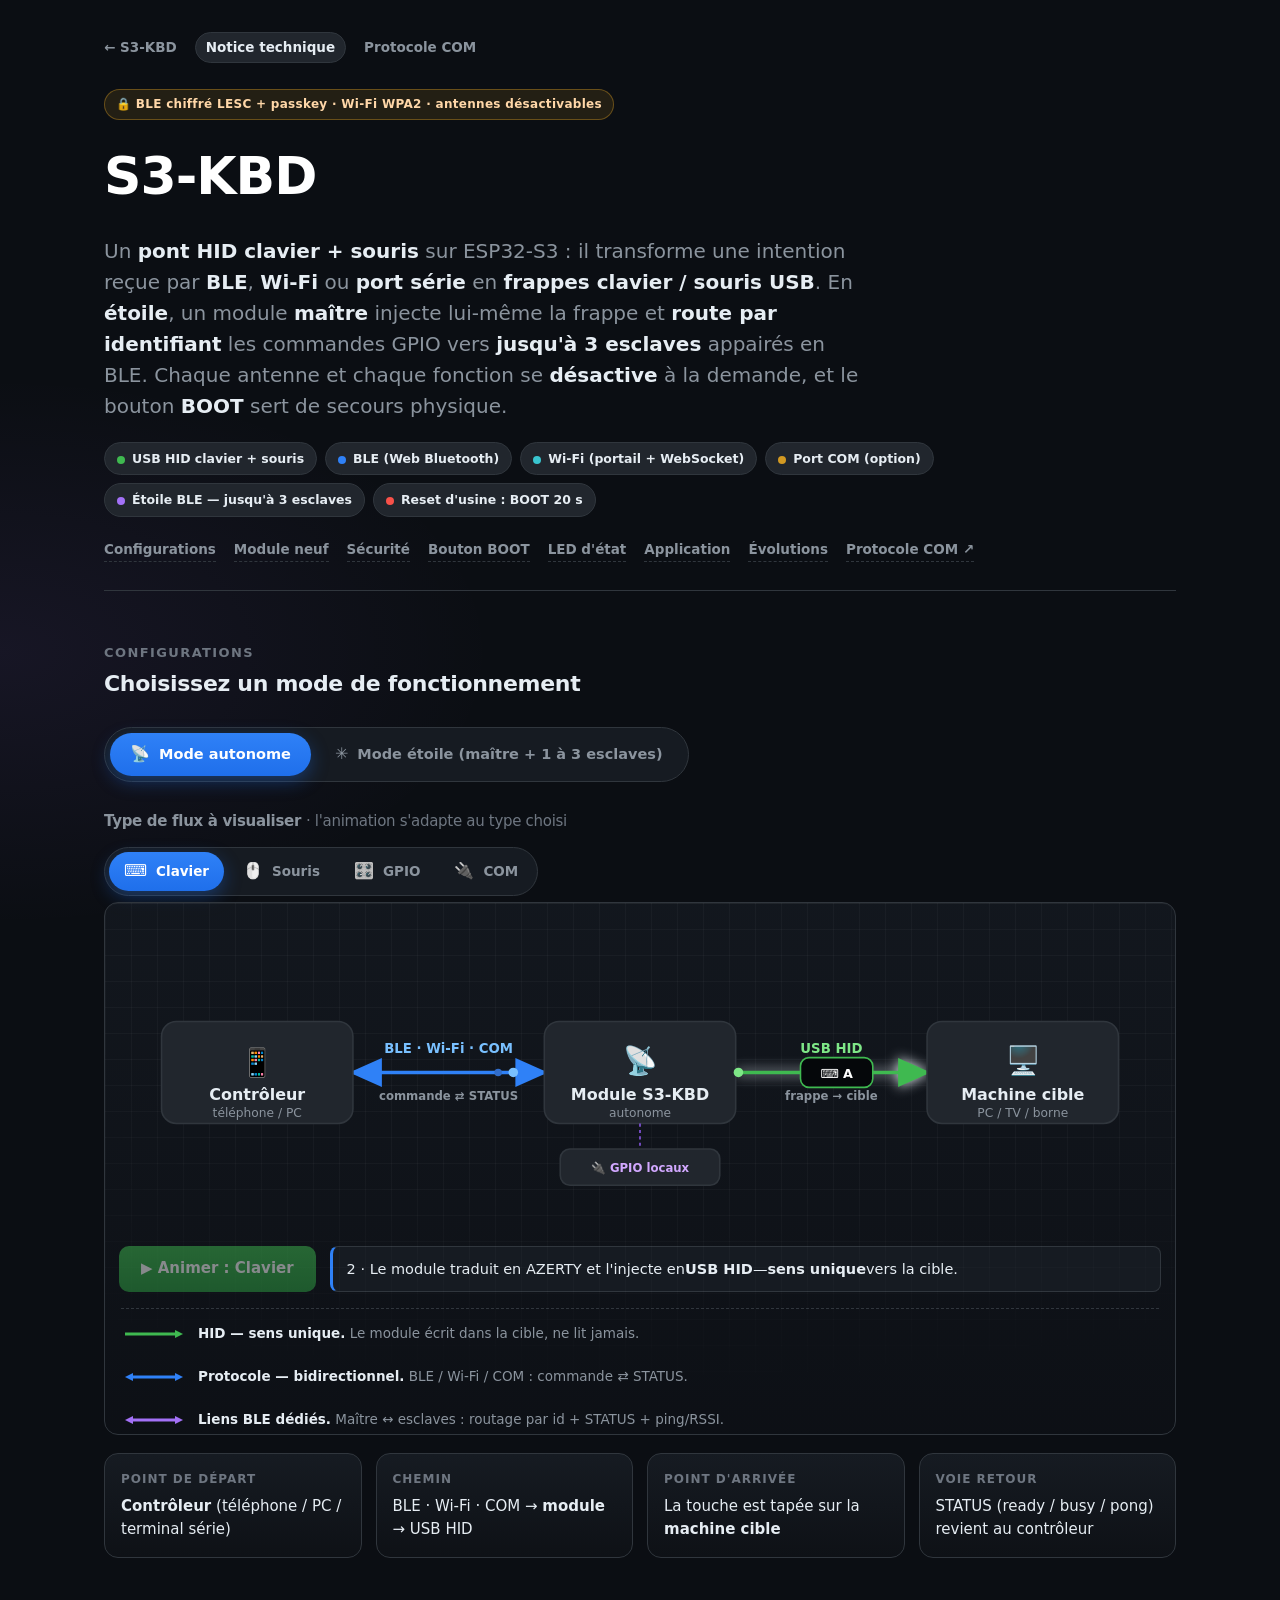
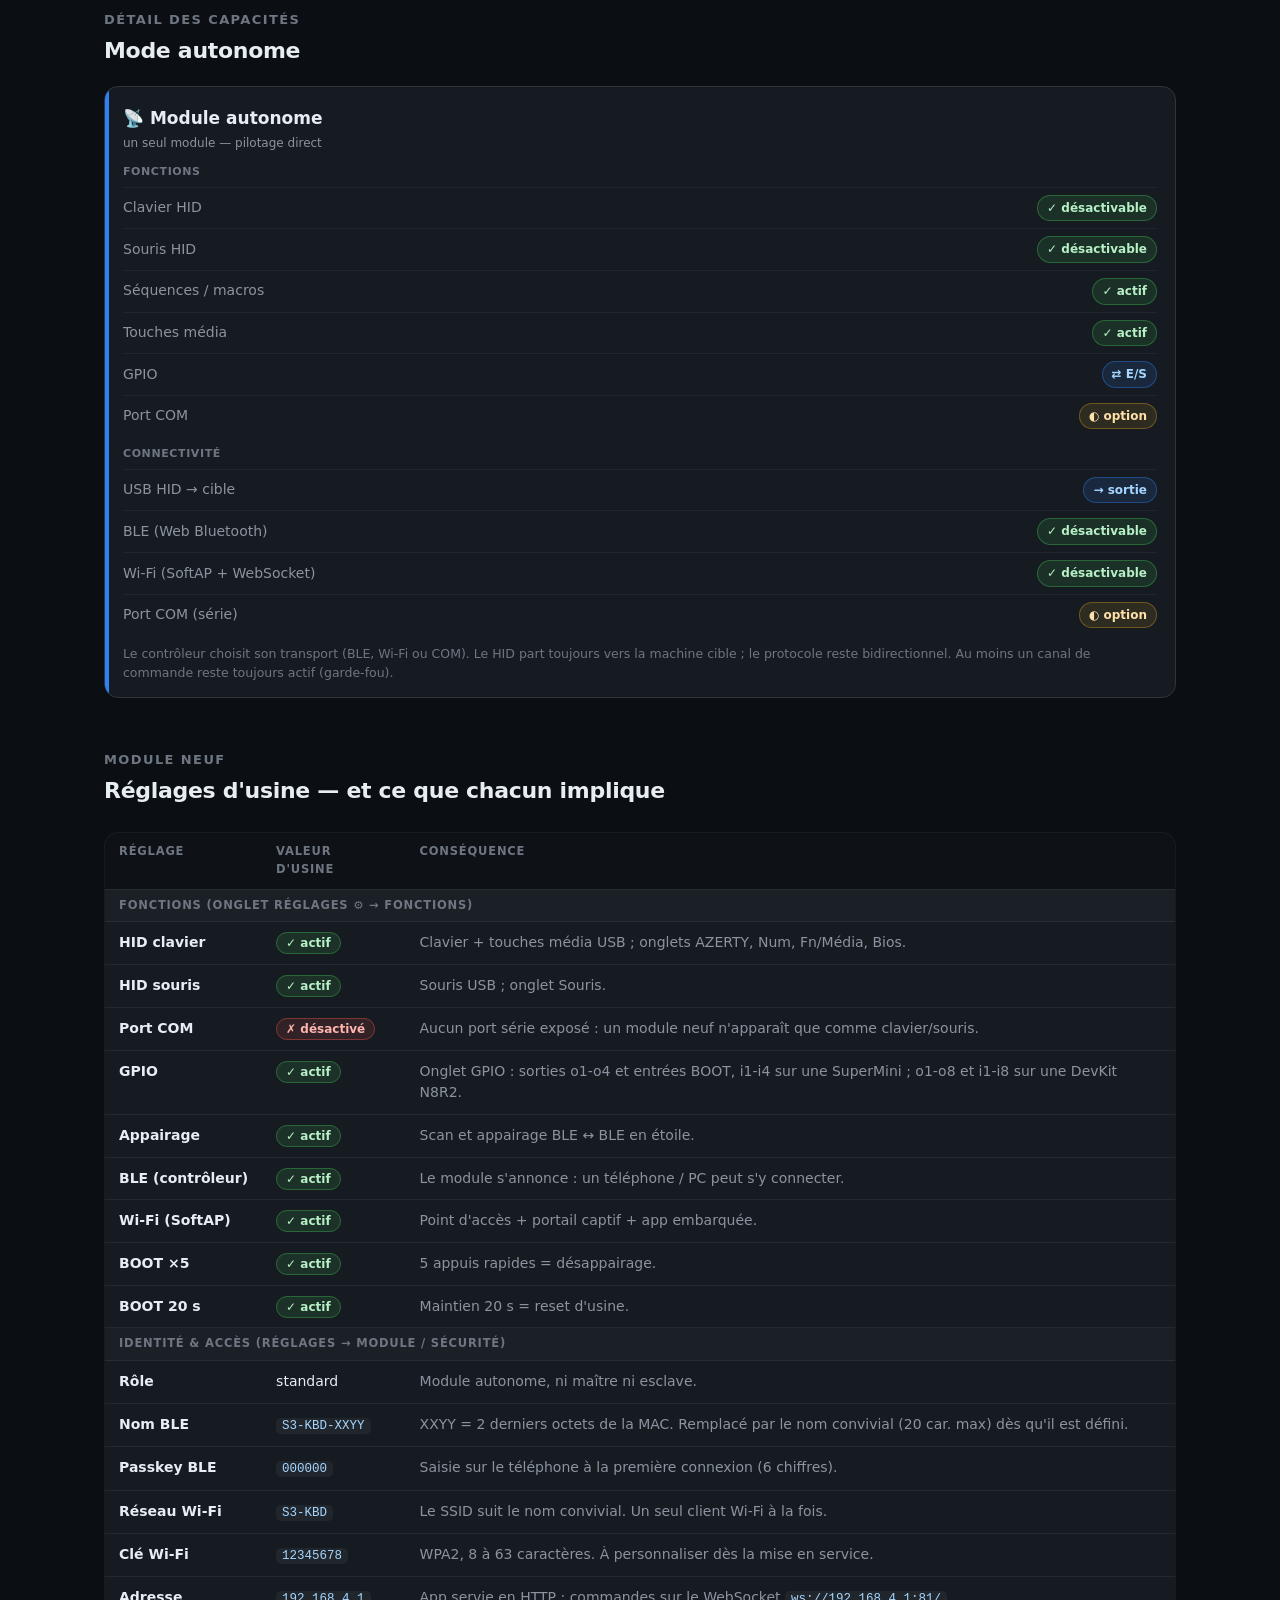
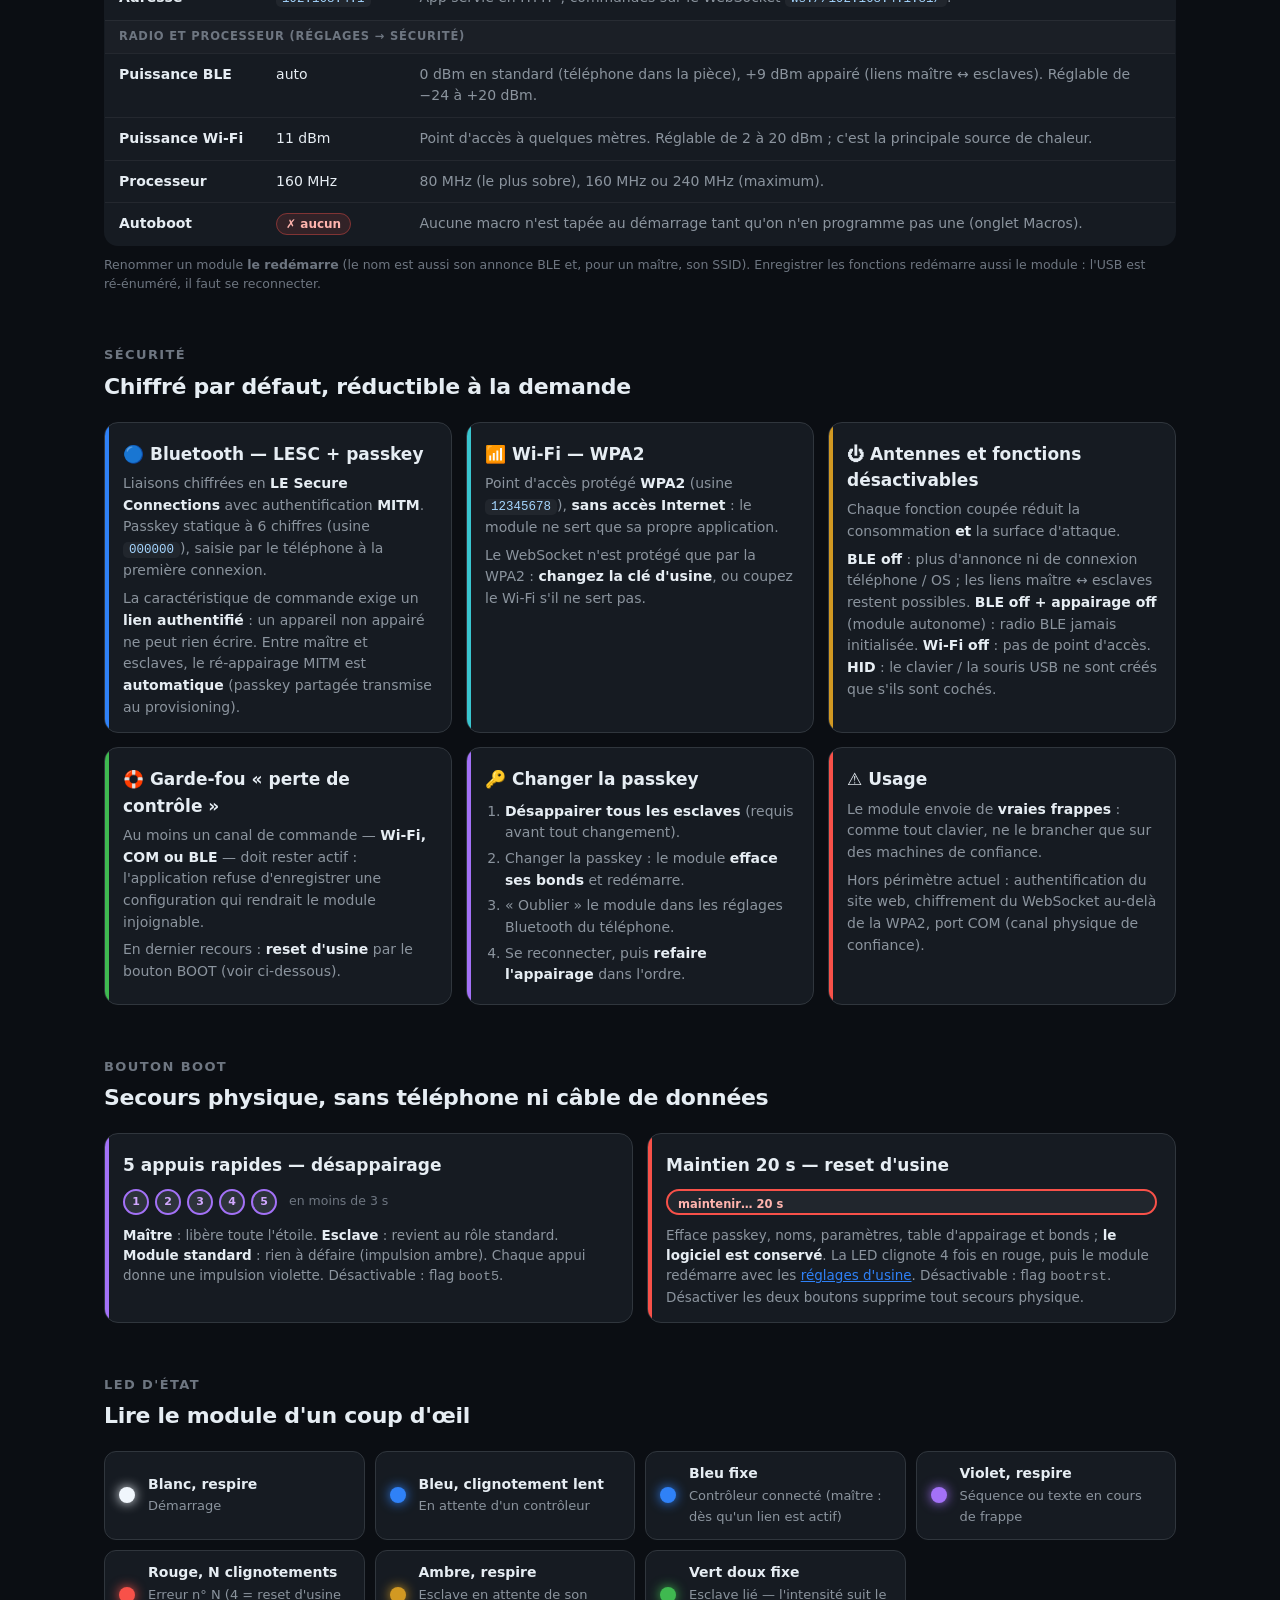
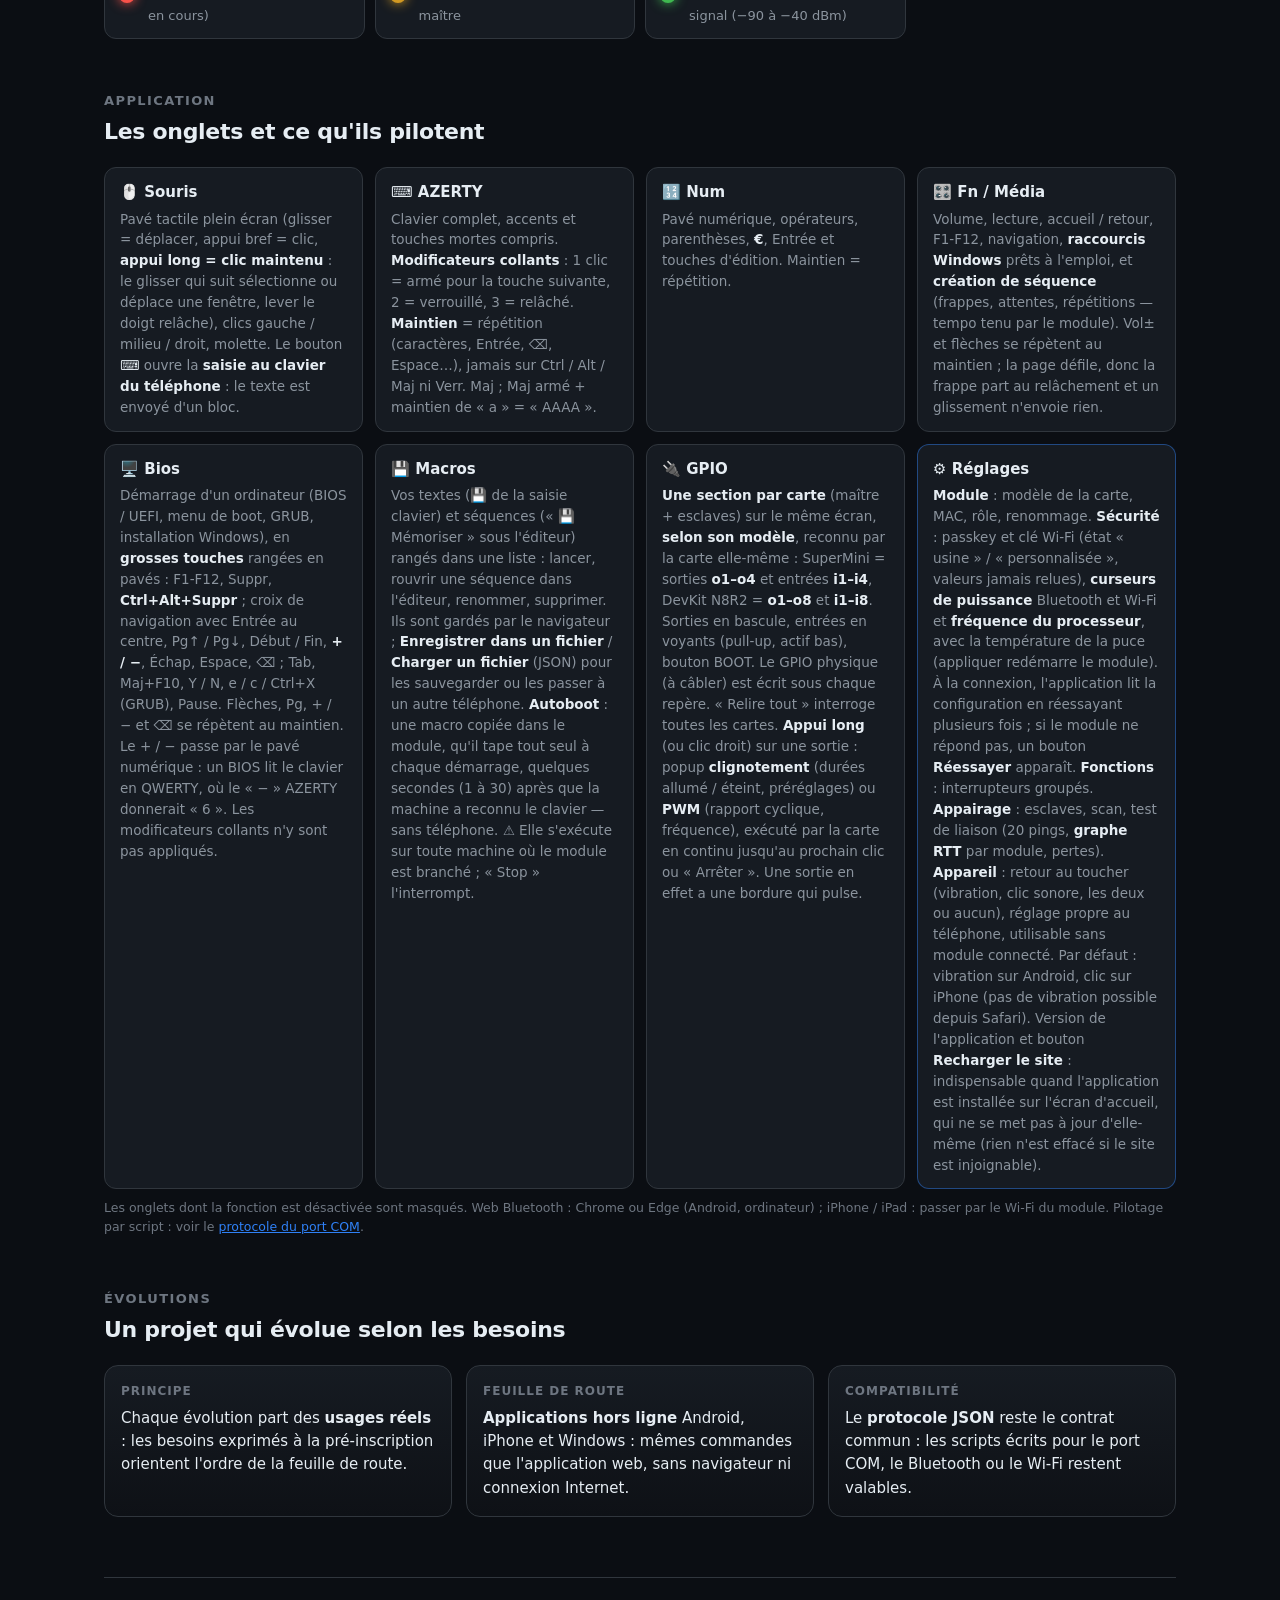
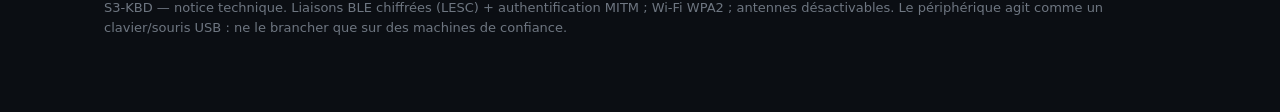
<file: WEB/Landing/notice.html>
<!DOCTYPE html>
<html lang="fr">
<head>
<meta charset="UTF-8" />
<meta name="viewport" content="width=device-width, initial-scale=1" />
<title>S3-KBD — Notice technique</title>
<style>
  :root{
    --bg:#0b0e13; --bg2:#0e1116; --elev:#161b22; --key:#21262d; --key2:#2d333b;
    --border:#30363d; --text:#e6edf3; --dim:#8b949e; --faint:#6e7681;
    --accent:#2f81f7; --accent2:#1f6feb; --green:#3fb950; --amber:#d29922;
    --red:#f85149; --violet:#a371f7; --teal:#39c5cf; --radius:14px;
  }
  *{box-sizing:border-box}
  html,body{margin:0}
  body{
    background:
      radial-gradient(1200px 600px at 80% -10%, rgba(47,129,247,.10), transparent 60%),
      radial-gradient(900px 500px at 0% 10%, rgba(163,113,247,.08), transparent 55%),
      var(--bg);
    color:var(--text);
    font-family:system-ui,-apple-system,"Segoe UI",Roboto,sans-serif;
    line-height:1.55; -webkit-font-smoothing:antialiased;
  }
  .wrap{max-width:1120px; margin:0 auto; padding:0 24px 80px}
  a{color:var(--accent)}

  /* ---------- Hero ---------- */
  header.hero{padding:56px 0 28px; border-bottom:1px solid var(--border); position:relative}
  .badge{display:inline-flex; align-items:center; gap:8px; font-size:12px; font-weight:600;
    color:#ffd7a8; background:rgba(210,153,34,.12); border:1px solid rgba(210,153,34,.4);
    padding:5px 11px; border-radius:999px; letter-spacing:.3px}
  h1{font-size:clamp(32px,5vw,52px); margin:16px 0 6px; letter-spacing:-1px; font-weight:800;
    background:linear-gradient(120deg,#fff 20%,#8fb8ff 60%,#c7a6ff); -webkit-background-clip:text;
    background-clip:text; color:transparent}
  .sub{font-size:clamp(16px,2vw,20px); color:var(--dim); max-width:760px}
  .sub b{color:var(--text); font-weight:600}
  .chips{display:flex; flex-wrap:wrap; gap:8px; margin-top:20px}
  .chip{font-size:12.5px; font-weight:600; padding:6px 12px; border-radius:999px;
    background:var(--key); border:1px solid var(--border); color:var(--text)}
  .chip .d{width:8px;height:8px;border-radius:50%;display:inline-block;margin-right:7px;vertical-align:-1px}

  h2{font-size:13px; text-transform:uppercase; letter-spacing:1.4px; color:var(--faint);
    margin:52px 0 4px; font-weight:700}
  .lead{font-size:22px; font-weight:700; margin:2px 0 18px; letter-spacing:-.3px}

  /* ---------- Segmented control ---------- */
  .seg{display:inline-flex; background:var(--elev); border:1px solid var(--border);
    border-radius:999px; padding:5px; gap:4px; margin:8px 0 6px; flex-wrap:wrap}
  .seg button{appearance:none; border:0; background:transparent; color:var(--dim);
    font:inherit; font-weight:700; font-size:14.5px; padding:9px 20px; border-radius:999px;
    cursor:pointer; transition:.18s; display:flex; align-items:center; gap:9px}
  .seg button .ic{font-size:16px}
  .seg button:hover{color:var(--text)}
  .seg button.on{background:linear-gradient(180deg,var(--accent),var(--accent2)); color:#fff;
    box-shadow:0 6px 18px rgba(31,111,235,.35)}

  /* ---------- Stage / diagram ---------- */
  .stage{background:linear-gradient(180deg,rgba(22,27,34,.7),rgba(14,17,22,.7));
    border:1px solid var(--border); border-radius:var(--radius); padding:10px 14px 4px;
    position:relative; overflow:hidden; box-shadow:inset 0 1px 0 rgba(255,255,255,.03)}
  .stage::before{content:""; position:absolute; inset:0;
    background-image:linear-gradient(rgba(255,255,255,.03) 1px,transparent 1px),
      linear-gradient(90deg,rgba(255,255,255,.03) 1px,transparent 1px);
    background-size:26px 26px; mask:radial-gradient(120% 90% at 50% 20%,#000 40%,transparent 85%);
    pointer-events:none}
  .view{display:none}
  .view.on{display:block; animation:fade .35s ease}
  @keyframes fade{from{opacity:0; transform:translateY(6px)}to{opacity:1;transform:none}}
  svg{display:block; width:100%; height:auto; position:relative}

  /* node styling inside svg via classes */
  .node rect{fill:var(--key); stroke:var(--border); stroke-width:1.5; transition:.2s}
  .node:hover rect{stroke:var(--accent); fill:var(--key2)}
  .node.hit rect{stroke:var(--green); fill:#123021}
  .node .tt{font:700 15px system-ui; fill:var(--text)}
  .node .st{font:500 11.5px system-ui; fill:var(--dim)}
  .node .em{font-size:26px}
  .conn{stroke-width:2.6; fill:none}
  .conn.flow{filter:drop-shadow(0 0 6px currentColor)}
  .lbl{font:700 12.5px system-ui}
  .lbl.s{font:600 11px system-ui; fill:var(--dim)}
  .hot{cursor:help}
  .pin{font-size:11px; font-weight:700}

  /* ---------- Legend ---------- */
  .legend{display:flex; flex-wrap:wrap; gap:22px; margin:16px 2px 0; padding-top:14px;
    border-top:1px dashed var(--border)}
  .lg{display:flex; align-items:center; gap:11px; font-size:13.5px; color:var(--dim)}
  .lg b{color:var(--text)}
  .lg svg{width:66px; height:16px}

  /* ---------- Example panel ---------- */
  .exbar{display:flex; align-items:center; gap:14px; flex-wrap:wrap; margin-top:14px}
  .play{appearance:none; border:0; cursor:pointer; font:inherit; font-weight:700; font-size:15px;
    color:#fff; background:linear-gradient(180deg,var(--green),#2ea043); padding:11px 22px;
    border-radius:10px; box-shadow:0 6px 18px rgba(63,185,80,.3); display:flex; align-items:center; gap:9px}
  .play:disabled{opacity:.5; cursor:default; box-shadow:none}
  .play.replay{background:linear-gradient(180deg,var(--accent),var(--accent2)); box-shadow:0 6px 18px rgba(31,111,235,.3)}
  .cap{flex:1; min-width:260px; font-size:14.5px; color:var(--text); background:var(--elev);
    border:1px solid var(--border); border-left:3px solid var(--accent); border-radius:8px;
    padding:11px 14px; min-height:44px; display:flex; align-items:center; transition:.2s}
  .cap code{background:var(--key); padding:2px 6px; border-radius:5px; font-size:13px; color:#a5d6ff}

  /* ---------- Capability cards ---------- */
  .grid{display:grid; grid-template-columns:repeat(auto-fit,minmax(270px,1fr)); gap:16px; margin-top:18px}
  .card{background:var(--elev); border:1px solid var(--border); border-radius:var(--radius);
    padding:18px 18px 8px; position:relative; overflow:hidden}
  .card::after{content:""; position:absolute; left:0; top:0; height:100%; width:4px; background:var(--role,var(--accent))}
  .card h3{margin:0 0 2px; font-size:17px; display:flex; align-items:center; gap:9px}
  .card .role{font-size:12px; color:var(--dim); margin:0 0 12px}
  .row{display:flex; align-items:center; gap:10px; padding:7px 0; border-top:1px solid rgba(255,255,255,.05); font-size:14px}
  .row:first-of-type{border-top:0}
  .row .k{color:var(--dim); flex:1}
  .state{font-size:12px; font-weight:700; padding:3px 9px; border-radius:999px; white-space:nowrap}
  .yes{color:#b7f0c6; background:rgba(63,185,80,.14); border:1px solid rgba(63,185,80,.4)}
  .no{color:#ffb4ae; background:rgba(248,81,73,.12); border:1px solid rgba(248,81,73,.4)}
  .opt{color:#ffe0a8; background:rgba(210,153,34,.13); border:1px solid rgba(210,153,34,.4)}
  .out{color:#a5d6ff; background:rgba(47,129,247,.13); border:1px solid rgba(47,129,247,.4)}
  .cardnote{font-size:12.5px; color:var(--faint); margin:10px 0 6px; line-height:1.5}

  /* ---------- callout ---------- */
  .callout{display:grid; grid-template-columns:repeat(auto-fit,minmax(220px,1fr)); gap:14px; margin-top:18px}
  .co{background:linear-gradient(180deg,var(--elev),var(--bg2)); border:1px solid var(--border);
    border-radius:var(--radius); padding:16px}
  .co .t{font-size:12px; text-transform:uppercase; letter-spacing:1px; color:var(--faint); font-weight:700}
  .co .v{font-size:15px; margin-top:6px}
  .co .v b{color:var(--text)}

  /* ---------- tooltip ---------- */
  #tip{position:fixed; z-index:99; max-width:300px; background:#05070a; color:var(--text);
    border:1px solid var(--accent); border-radius:10px; padding:10px 13px; font-size:13px;
    line-height:1.5; box-shadow:0 12px 40px rgba(0,0,0,.6); pointer-events:none; opacity:0;
    transform:translateY(4px); transition:opacity .12s, transform .12s}
  #tip.on{opacity:1; transform:none}
  #tip .th{font-weight:700; margin-bottom:3px; color:#8fb8ff}
  .seg.mini{padding:4px}
  .seg.mini button{padding:7px 15px; font-size:13.5px}
  .conn.dim{opacity:.15; transition:opacity .25s}
  .conn.sel{stroke-width:3.4}
  .node.hitg rect{fill:#241a3a; stroke:var(--violet)}

  /* ---------- Navigation documentaire ---------- */
  .docnav{display:flex; flex-wrap:wrap; align-items:center; gap:8px 18px; margin:-24px 0 26px; font-size:13.5px}
  .docnav a{color:var(--dim); text-decoration:none; font-weight:600}
  .docnav a:hover{color:var(--text)}
  .docnav b{color:var(--text); font-weight:700; padding:4px 10px; border-radius:999px; background:var(--key); border:1px solid var(--border)}

  /* ---------- Sommaire ---------- */
  .toc{display:flex; flex-wrap:wrap; gap:6px 18px; margin-top:22px; font-size:13.5px; font-weight:600}
  .toc a{color:var(--dim); text-decoration:none; border-bottom:1px dashed var(--border); padding-bottom:1px}
  .toc a:hover{color:var(--text); border-color:var(--accent)}
  h2[id]{scroll-margin-top:16px}

  /* ---------- Tableau des valeurs par défaut ---------- */
  .tbl{width:100%; border-collapse:collapse; background:var(--elev); border:1px solid var(--border);
    border-radius:var(--radius); overflow:hidden; font-size:14px; margin-top:6px}
  .tbl th,.tbl td{text-align:left; padding:10px 14px; border-top:1px solid rgba(255,255,255,.06); vertical-align:top}
  .tbl thead th{border-top:0; font-size:11.5px; text-transform:uppercase; letter-spacing:.8px; color:var(--faint); background:var(--bg2)}
  .tbl td:first-child{color:var(--text); font-weight:600; white-space:nowrap}
  .tbl td.v{white-space:nowrap}
  .tbl td.why{color:var(--dim)}
  .tbl code,.sec code,.steps code,.apps code{background:var(--key); padding:1px 6px; border-radius:5px; font-size:12.5px; color:#a5d6ff}
  .tblwrap{overflow-x:auto}
  .grp td{background:rgba(255,255,255,.02); font-size:11.5px; text-transform:uppercase; letter-spacing:.8px; color:var(--faint)!important; font-weight:700; padding:7px 14px}

  /* ---------- Sécurité ---------- */
  .sec{display:grid; grid-template-columns:repeat(auto-fit,minmax(300px,1fr)); gap:14px; margin-top:6px}
  .sec .card{padding-bottom:14px}
  .sec p{margin:6px 0 0; font-size:14px; color:var(--dim)}
  .sec p b{color:var(--text)}
  .steps{margin:8px 0 0; padding-left:20px; font-size:14px; color:var(--dim)}
  .steps li{margin:4px 0}
  .steps b{color:var(--text)}

  /* ---------- Bouton BOOT ---------- */
  .boot{display:grid; grid-template-columns:repeat(auto-fit,minmax(300px,1fr)); gap:14px; margin-top:6px}
  .gesture{display:flex; align-items:center; gap:6px; margin:10px 0 4px; flex-wrap:wrap}
  .tap{width:26px; height:26px; border-radius:50%; background:var(--key2); border:2px solid var(--violet);
    display:grid; place-items:center; font-size:11px; font-weight:800; color:#d2a8ff}
  .hold{height:26px; flex:1; min-width:160px; border-radius:13px; background:var(--key); border:2px solid var(--red);
    position:relative; overflow:hidden}
  .hold::before{content:""; position:absolute; inset:0; width:0; background:linear-gradient(90deg,rgba(248,81,73,.15),rgba(248,81,73,.55));
    animation:hold 5s linear infinite}
  .hold span{position:relative; font-size:11.5px; font-weight:800; color:#ffb4ae; line-height:22px; padding-left:10px}
  @keyframes hold{0%{width:0}80%{width:100%}100%{width:100%}}

  /* ---------- LED ---------- */
  .leds{display:grid; grid-template-columns:repeat(auto-fit,minmax(250px,1fr)); gap:10px; margin-top:6px}
  .led{display:flex; align-items:center; gap:13px; background:var(--elev); border:1px solid var(--border);
    border-radius:12px; padding:11px 14px; font-size:14px}
  .led i{width:16px; height:16px; border-radius:50%; flex:none; background:var(--c); box-shadow:0 0 12px var(--c)}
  .led i.br{animation:breathe 1.6s ease-in-out infinite}
  .led i.bl{animation:breathe 1.6s steps(2,jump-none) infinite}
  .led i.err{animation:err 1.8s steps(1) infinite}
  .led b{display:block; color:var(--text)}
  .led span{color:var(--dim); font-size:13px}
  @keyframes breathe{0%,100%{opacity:.25}50%{opacity:1}}
  @keyframes err{0%,20%,40%{opacity:1}10%,30%,50%,100%{opacity:.12}}

  /* ---------- Application ---------- */
  .apps{display:grid; grid-template-columns:repeat(auto-fit,minmax(250px,1fr)); gap:12px; margin-top:6px}
  .app{background:var(--elev); border:1px solid var(--border); border-radius:12px; padding:13px 15px}
  .app h4{margin:0 0 4px; font-size:15px; display:flex; align-items:center; gap:8px}
  .app p{margin:0; font-size:13.5px; color:var(--dim)}
  .app p b{color:var(--text)}
  .app.cfg{border-color:rgba(47,129,247,.45)}
  @media (prefers-reduced-motion:reduce){ .hold::before,.led i{animation:none!important} .hold::before{width:100%} }
  footer{margin-top:60px; padding-top:20px; border-top:1px solid var(--border); color:var(--faint); font-size:13px}
</style>
</head>
<body>
<div class="wrap">

  <!-- ===================== HERO ===================== -->
  <header class="hero">
    <nav class="docnav"><a href="landing.html">← S3-KBD</a><b>Notice technique</b><a href="protocole.html">Protocole COM</a></nav>
    <span class="badge">🔒 BLE chiffré LESC + passkey · Wi-Fi WPA2 · antennes désactivables</span>
    <h1>S3-KBD</h1>
    <p class="sub">Un <b>pont HID clavier + souris</b> sur ESP32-S3 : il transforme une intention reçue
      par <b>BLE</b>, <b>Wi-Fi</b> ou <b>port série</b> en <b>frappes clavier / souris USB</b>.
      En <b>étoile</b>, un module <b>maître</b> injecte lui-même la frappe et <b>route par identifiant</b>
      les commandes GPIO vers <b>jusqu'à 3 esclaves</b> appairés en BLE. Chaque antenne et chaque
      fonction se <b>désactive</b> à la demande, et le bouton <b>BOOT</b> sert de secours physique.</p>
    <div class="chips">
      <span class="chip"><span class="d" style="background:var(--green)"></span>USB HID clavier + souris</span>
      <span class="chip"><span class="d" style="background:var(--accent)"></span>BLE (Web Bluetooth)</span>
      <span class="chip"><span class="d" style="background:var(--teal)"></span>Wi-Fi (portail + WebSocket)</span>
      <span class="chip"><span class="d" style="background:var(--amber)"></span>Port COM (option)</span>
      <span class="chip"><span class="d" style="background:var(--violet)"></span>Étoile BLE — jusqu'à 3 esclaves</span>
      <span class="chip"><span class="d" style="background:var(--red)"></span>Reset d'usine : BOOT 20 s</span>
    </div>
    <nav class="toc">
      <a href="#configurations">Configurations</a><a href="#defauts">Module neuf</a>
      <a href="#securite">Sécurité</a><a href="#boot">Bouton BOOT</a><a href="#led">LED d'état</a>
      <a href="#app">Application</a><a href="#evolutions">Évolutions</a><a href="protocole.html">Protocole COM ↗</a>
    </nav>
  </header>

  <!-- ===================== MODES ===================== -->
  <h2 id="configurations">Configurations</h2>
  <div class="lead">Choisissez un mode de fonctionnement</div>
  <div class="seg" id="seg">
    <button data-mode="auto" class="on"><span class="ic">📡</span> Mode autonome</button>
    <button data-mode="con"><span class="ic">✳️</span> Mode étoile (maître + 1&nbsp;à&nbsp;3 esclaves)</button>
  </div>

  <div class="lead" style="font-size:15px; margin:22px 0 6px; color:var(--dim)">Type de flux à visualiser <span style="color:var(--faint); font-weight:500">· l'animation s'adapte au type choisi</span></div>
  <div class="seg mini" id="segType">
    <button data-type="kbd" class="on"><span class="ic">⌨️</span> Clavier</button>
    <button data-type="mouse"><span class="ic">🖱️</span> Souris</button>
    <button data-type="gpio"><span class="ic">🎛️</span> GPIO</button>
    <button data-type="com"><span class="ic">🔌</span> COM</button>
  </div>

  <!-- ---------- STAGE ---------- -->
  <div class="stage">

    <!-- ===== VUE AUTONOME ===== -->
    <div class="view on" id="view-auto">
      <svg viewBox="0 0 980 300" role="img" aria-label="Schéma mode autonome">
        <defs>
          <marker id="ah-blue" markerWidth="11" markerHeight="11" refX="8" refY="4" orient="auto"><path d="M0 0L9 4L0 8z" fill="#2f81f7"/></marker>
          <marker id="ah-blueS" markerWidth="11" markerHeight="11" refX="1" refY="4" orient="auto"><path d="M9 0L0 4L9 8z" fill="#2f81f7"/></marker>
          <marker id="ah-green" markerWidth="12" markerHeight="12" refX="8" refY="4" orient="auto"><path d="M0 0L9 4L0 8z" fill="#3fb950"/></marker>
        </defs>

        <!-- connexions (les paths servent aussi de guide d'animation) -->
        <path id="p_ab" class="conn hot" stroke="#2f81f7" marker-end="url(#ah-blue)" marker-start="url(#ah-blueS)"
              d="M220 150 L400 150" data-tip-title="Protocole JSON — bidirectionnel"
              data-tip="Aller : commandes du contrôleur (char, key, txt, seq, mouse, gpio, cfg, pair, ping).&#10;Retour : STATUS ready / busy / err / pong / gpio / cfg.&#10;Transport : BLE (Web Bluetooth), Wi-Fi (WebSocket) ou port COM — au choix."></path>
        <path id="p_bc" class="conn hot" stroke="#3fb950" marker-end="url(#ah-green)"
              d="M580 150 L760 150" data-tip-title="USB HID — sens unique"
              data-tip="Le module ÉCRIT des frappes clavier / souris dans la machine cible.&#10;Jamais de lecture : l'information ne remonte pas par ce canal.&#10;La traduction AZERTY → code touche est faite dans le module."></path>

        <!-- badges de canal -->
        <text class="lbl" x="310" y="132" text-anchor="middle" fill="#79c0ff">BLE · Wi-Fi · COM</text>
        <text class="lbl s" x="310" y="176" text-anchor="middle">commande ⇄ STATUS</text>
        <text class="lbl" x="670" y="132" text-anchor="middle" fill="#7ee787">USB HID</text>
        <text class="lbl s" x="670" y="176" text-anchor="middle">frappe → cible</text>

        <!-- noeuds -->
        <g class="node hot" data-tip-title="Contrôleur" data-tip="Votre téléphone ou PC dans un navigateur (Chrome/Edge), ou un terminal série. Il envoie l'intention, pas de code de scan.">
          <rect x="40" y="102" width="180" height="96" rx="14"/>
          <text class="em" x="130" y="150" text-anchor="middle">📱</text>
          <text class="tt" x="130" y="176" text-anchor="middle">Contrôleur</text>
          <text class="st" x="130" y="192" text-anchor="middle">téléphone / PC</text>
        </g>
        <g class="node hot" data-tip-title="Module S3-KBD (autonome)" data-tip="Reçoit les commandes, traduit en AZERTY, pilote l'USB HID et les GPIO. Sert aussi l'app web en Wi-Fi.">
          <rect x="400" y="102" width="180" height="96" rx="14"/>
          <text class="em" x="490" y="148" text-anchor="middle">📡</text>
          <text class="tt" x="490" y="176" text-anchor="middle">Module S3-KBD</text>
          <text class="st" x="490" y="192" text-anchor="middle">autonome</text>
        </g>
        <g class="node hot" id="tgt-auto" data-tip-title="Machine cible" data-tip="Le PC / la TV / la borne branchée en USB. Elle voit un vrai clavier et une vraie souris.">
          <rect x="760" y="102" width="180" height="96" rx="14"/>
          <text class="em" x="850" y="148" text-anchor="middle">🖥️</text>
          <text class="tt" x="850" y="176" text-anchor="middle">Machine cible</text>
          <text class="st" x="850" y="192" text-anchor="middle">PC / TV / borne</text>
        </g>

        <!-- GPIO badge -->
        <g class="node hot" id="gpio-auto" data-tip-title="GPIO locaux" data-tip="Sorties o1… et entrées BOOT, i1… selon la carte (SuperMini : 4 + 4, DevKit : 8 + 8). Pilotables par le contrôleur (commande gpio) ; les changements d'entrée remontent en STATUS. N'atteint jamais la machine cible.">
          <rect x="415" y="222" width="150" height="34" rx="9" fill="#1b2230"/>
          <text class="pin" x="490" y="244" text-anchor="middle" fill="#d2a8ff">🔌 GPIO locaux</text>
        </g>
        <line x1="490" y1="198" x2="490" y2="222" stroke="#8957e5" stroke-width="1.5" stroke-dasharray="3 3"/>

        <!-- dots ambiants -->
        <circle r="4.5" fill="#79c0ff"><animateMotion dur="2.3s" begin="0s"    repeatCount="indefinite" keyPoints="0;1" keyTimes="0;1" calcMode="linear"><mpath href="#p_ab"/></animateMotion></circle>
        <circle r="3.5" fill="#316dca"><animateMotion dur="2.6s" begin="-1.3s" repeatCount="indefinite" keyPoints="1;0" keyTimes="0;1" calcMode="linear"><mpath href="#p_ab"/></animateMotion></circle>
        <circle r="4.5" fill="#7ee787"><animateMotion dur="1.9s" begin="0s"    repeatCount="indefinite" keyPoints="0;1" keyTimes="0;1" calcMode="linear"><mpath href="#p_bc"/></animateMotion></circle>
        <circle r="4.5" fill="#7ee787"><animateMotion dur="1.9s" begin="-0.95s" repeatCount="indefinite" keyPoints="0;1" keyTimes="0;1" calcMode="linear"><mpath href="#p_bc"/></animateMotion></circle>

        <!-- packet d'exemple -->
        <g id="pk-auto" opacity="0">
          <rect x="-34" y="-14" width="68" height="28" rx="8" fill="#05070a" stroke="#3fb950" stroke-width="1.5"/>
          <text id="pk-auto-t" x="0" y="5" text-anchor="middle" font="700 12px system-ui" fill="#fff" font-weight="700" font-size="12">a</text>
        </g>
      </svg>
    </div>

    <!-- ===== VUE ÉTOILE (maître + esclaves) ===== -->
    <div class="view" id="view-con">
      <svg viewBox="0 0 980 470" role="img" aria-label="Schéma mode étoile : maître + 1 à 3 esclaves">
        <defs>
          <marker id="c-blue" markerWidth="11" markerHeight="11" refX="8" refY="4" orient="auto"><path d="M0 0L9 4L0 8z" fill="#2f81f7"/></marker>
          <marker id="c-blueS" markerWidth="11" markerHeight="11" refX="1" refY="4" orient="auto"><path d="M9 0L0 4L9 8z" fill="#2f81f7"/></marker>
          <marker id="c-vio" markerWidth="11" markerHeight="11" refX="8" refY="4" orient="auto"><path d="M0 0L9 4L0 8z" fill="#a371f7"/></marker>
          <marker id="c-vioS" markerWidth="11" markerHeight="11" refX="1" refY="4" orient="auto"><path d="M9 0L0 4L9 8z" fill="#a371f7"/></marker>
          <marker id="c-green" markerWidth="12" markerHeight="12" refX="8" refY="4" orient="auto"><path d="M0 0L9 4L0 8z" fill="#3fb950"/></marker>
        </defs>

        <!-- connexions -->
        <path id="c_am" class="conn hot" stroke="#2f81f7" marker-end="url(#c-blue)" marker-start="url(#c-blueS)"
              d="M182 235 L268 235" data-tip-title="Contrôleur ⇄ Maître (BLE · Wi-Fi · COM)"
              data-tip="Commandes à l'aller, STATUS au retour. L'hôte (RPi/PC) peut piloter le maître en COM ou Wi-Fi SANS occuper de connexion BLE — les 3 liens BLE restent pour les esclaves."></path>
        <path id="c_hid" class="conn hot" stroke="#3fb950" marker-end="url(#c-green)"
              d="M355 282 L355 333" data-tip-title="USB HID — frappe locale (id 0)"
              data-tip="Le MAÎTRE injecte lui-même les frappes clavier / souris sur SA machine cible. Sens unique : rien ne remonte par l'USB."></path>
        <path id="c_ms1" class="conn hot" stroke="#a371f7" marker-end="url(#c-vio)" marker-start="url(#c-vioS)"
              d="M448 216 Q 620 120 740 82" data-tip-title="Lien BLE dédié — maître ↔ esclave 1"
              data-tip="Une tâche + un client GATT par esclave. Le maître y écrit les commandes routées (id 1) ; l'esclave renvoie ses STATUS. C'est ce lien qu'on mesure : ping/pong (RTT) et RSSI. Coupé → err:nolink."></path>
        <path id="c_ms2" class="conn hot" stroke="#a371f7" marker-end="url(#c-vio)" marker-start="url(#c-vioS)"
              d="M448 235 L740 235" data-tip-title="Lien BLE dédié — maître ↔ esclave 2"
              data-tip="Deuxième lien BLE dédié. Le maître route ici les commandes id 2 et relaie les STATUS verbatim (déjà tagués selfId=2)."></path>
        <path id="c_ms3" class="conn hot" stroke="#a371f7" marker-end="url(#c-vio)" marker-start="url(#c-vioS)"
              d="M448 254 Q 620 350 740 388" data-tip-title="Lien BLE dédié — maître ↔ esclave 3"
              data-tip="Troisième lien BLE dédié (id 3). Plafond matériel : 3 connexions BLE simultanées au total."></path>

        <!-- labels de canal -->
        <text class="lbl" x="225" y="178" text-anchor="middle" fill="#79c0ff">BLE · Wi-Fi · COM</text>
        <text class="lbl s" x="225" y="305" text-anchor="middle">commande ⇄ STATUS</text>
        <text class="lbl" x="452" y="308" fill="#7ee787">USB HID · frappe locale</text>
        <text class="lbl" x="600" y="158" text-anchor="middle" fill="#d2a8ff">liens BLE dédiés · routage par id</text>
        <text class="lbl s" x="600" y="176" text-anchor="middle">transfert ⇄ STATUS · ping / RSSI</text>

        <!-- noeuds -->
        <g class="node hot" data-tip-title="Contrôleur / hôte" data-tip="Téléphone, PC (Chrome/Edge) ou hôte RPi/PC en série. Il parle au maître ; l'étoile d'esclaves lui est transparente.">
          <rect x="30" y="190" width="150" height="90" rx="14"/>
          <text class="em" x="105" y="232" text-anchor="middle">📱</text>
          <text class="tt" x="105" y="258" text-anchor="middle">Contrôleur</text>
        </g>

        <g class="node hot" data-tip-title="Module MAÎTRE (id 0)" data-tip="Clavier/souris LOCAL : il tape en USB HID sur SA machine cible. Il ROUTE les commandes id 1-3 vers l'esclave visé et relaie leurs STATUS. Garde BLE + Wi-Fi pour le contrôleur. cfg et pair restent toujours locaux.">
          <rect x="270" y="190" width="170" height="90" rx="14"/>
          <text class="em" x="355" y="228" text-anchor="middle">📡</text>
          <text class="tt" x="355" y="254" text-anchor="middle">Maître</text>
          <text class="st" x="355" y="270" text-anchor="middle">id 0 · clavier/souris + routeur</text>
        </g>

        <g class="node hot" id="tgt-con" data-tip-title="Machine cible du maître" data-tip="Branchée en USB sur le MAÎTRE : c'est elle qui reçoit les frappes clavier / souris (id 0).">
          <rect x="270" y="335" width="170" height="90" rx="14"/>
          <text class="em" x="355" y="377" text-anchor="middle">🖥️</text>
          <text class="tt" x="355" y="403" text-anchor="middle">Machine cible</text>
          <text class="st" x="355" y="419" text-anchor="middle">du maître</text>
        </g>

        <g class="node hot" id="slv1" data-tip-title="Module ESCLAVE (id 1)" data-tip="Ne fait que du GPIO (+ port COM). Pas de Wi-Fi ; BLE réservé au maître (liste blanche + vérif MAC). Se signale toujours avec son selfId. Lien coupé → err:nolink.">
          <rect x="745" y="40" width="190" height="84" rx="14"/>
          <text class="em" x="782" y="90" text-anchor="middle">📡</text>
          <text class="tt" x="855" y="78" text-anchor="middle">Esclave 1</text>
          <text class="st" x="855" y="96" text-anchor="middle">id 1 · GPIO seul</text>
        </g>
        <g class="node hot" id="slv2" data-tip-title="Module ESCLAVE (id 2)" data-tip="Deuxième esclave de l'étoile. GPIO + COM en local, BLE filtré sur la MAC du maître, aucun Wi-Fi.">
          <rect x="745" y="194" width="190" height="84" rx="14"/>
          <text class="em" x="782" y="244" text-anchor="middle">📡</text>
          <text class="tt" x="855" y="232" text-anchor="middle">Esclave 2</text>
          <text class="st" x="855" y="250" text-anchor="middle">id 2 · GPIO seul</text>
        </g>
        <g class="node hot" id="slv3" data-tip-title="Module ESCLAVE (id 3)" data-tip="Troisième esclave (id 3). Le maître attribue le plus petit id libre (1..3) à l'appairage ; table id↔MAC en NVS.">
          <rect x="745" y="348" width="190" height="84" rx="14"/>
          <text class="em" x="782" y="398" text-anchor="middle">📡</text>
          <text class="tt" x="855" y="386" text-anchor="middle">Esclave 3</text>
          <text class="st" x="855" y="404" text-anchor="middle">id 3 · GPIO seul</text>
        </g>

        <!-- dots ambiants -->
        <circle r="4.5" fill="#79c0ff"><animateMotion dur="2.2s" begin="0s"    repeatCount="indefinite" keyPoints="0;1" keyTimes="0;1" calcMode="linear"><mpath href="#c_am"/></animateMotion></circle>
        <circle r="3.5" fill="#316dca"><animateMotion dur="2.5s" begin="-1.2s" repeatCount="indefinite" keyPoints="1;0" keyTimes="0;1" calcMode="linear"><mpath href="#c_am"/></animateMotion></circle>
        <circle r="4.5" fill="#7ee787"><animateMotion dur="1.7s" begin="0s"    repeatCount="indefinite" keyPoints="0;1" keyTimes="0;1" calcMode="linear"><mpath href="#c_hid"/></animateMotion></circle>
        <circle r="4"   fill="#c297ff"><animateMotion dur="2.4s" begin="0s"    repeatCount="indefinite" keyPoints="0;1" keyTimes="0;1" calcMode="linear"><mpath href="#c_ms1"/></animateMotion></circle>
        <circle r="4"   fill="#c297ff"><animateMotion dur="2.4s" begin="-1.2s" repeatCount="indefinite" keyPoints="0;1" keyTimes="0;1" calcMode="linear"><mpath href="#c_ms2"/></animateMotion></circle>
        <circle r="4"   fill="#c297ff"><animateMotion dur="2.4s" begin="-0.6s" repeatCount="indefinite" keyPoints="0;1" keyTimes="0;1" calcMode="linear"><mpath href="#c_ms3"/></animateMotion></circle>

        <g id="pk-con" opacity="0">
          <rect x="-44" y="-14" width="88" height="28" rx="8" fill="#05070a" stroke="#3fb950" stroke-width="1.5"/>
          <text id="pk-con-t" x="0" y="5" text-anchor="middle" fill="#fff" font-weight="700" font-size="12">a</text>
        </g>
      </svg>
    </div>

    <!-- ---------- Exemple rejouable ---------- -->
    <div class="exbar">
      <button class="play" id="play">▶ Suivre une frappe « a »</button>
      <div class="cap" id="cap">Cliquez sur « Suivre une frappe » : le paquet part du contrôleur et l'on voit chaque étape jusqu'à la machine cible, puis le STATUS qui revient.</div>
    </div>

    <!-- ---------- Légende ---------- -->
    <div class="legend">
      <div class="lg"><svg viewBox="0 0 66 16"><line x1="4" y1="8" x2="54" y2="8" stroke="#3fb950" stroke-width="3"/><path d="M54 4l8 4l-8 4z" fill="#3fb950"/></svg><span><b>HID — sens unique.</b> Le module écrit dans la cible, ne lit jamais.</span></div>
      <div class="lg"><svg viewBox="0 0 66 16"><path d="M12 8h42" stroke="#2f81f7" stroke-width="3"/><path d="M54 4l8 4l-8 4z" fill="#2f81f7"/><path d="M12 4l-8 4l8 4z" fill="#2f81f7"/></svg><span><b>Protocole — bidirectionnel.</b> BLE / Wi-Fi / COM : commande ⇄ STATUS.</span></div>
      <div class="lg"><svg viewBox="0 0 66 16"><path d="M12 8h42" stroke="#a371f7" stroke-width="3"/><path d="M54 4l8 4l-8 4z" fill="#a371f7"/><path d="M12 4l-8 4l8 4z" fill="#a371f7"/></svg><span><b>Liens BLE dédiés.</b> Maître ↔ esclaves : routage par id + STATUS + ping/RSSI.</span></div>
    </div>
  </div>

  <!-- ---------- Où part / où arrive ---------- -->
  <div class="callout" id="callout"></div>

  <!-- ---------- Cartes de capacités ---------- -->
  <h2>Détail des capacités</h2>
  <div class="lead" id="cardtitle">Mode autonome</div>
  <div class="grid" id="cards"></div>

  <!-- ===================== MODULE NEUF ===================== -->
  <h2 id="defauts">Module neuf</h2>
  <div class="lead">Réglages d'usine — et ce que chacun implique</div>
  <div class="tblwrap">
  <table class="tbl">
    <thead><tr><th>Réglage</th><th>Valeur d'usine</th><th>Conséquence</th></tr></thead>
    <tbody>
      <tr class="grp"><td colspan="3">Fonctions (onglet Réglages ⚙️ → Fonctions)</td></tr>
      <tr><td>HID clavier</td><td class="v"><span class="state yes">✓ actif</span></td><td class="why">Clavier + touches média USB ; onglets AZERTY, Num, Fn/Média, Bios.</td></tr>
      <tr><td>HID souris</td><td class="v"><span class="state yes">✓ actif</span></td><td class="why">Souris USB ; onglet Souris.</td></tr>
      <tr><td>Port COM</td><td class="v"><span class="state no">✗ désactivé</span></td><td class="why">Aucun port série exposé : un module neuf n'apparaît que comme clavier/souris.</td></tr>
      <tr><td>GPIO</td><td class="v"><span class="state yes">✓ actif</span></td><td class="why">Onglet GPIO : sorties o1-o4 et entrées BOOT, i1-i4 sur une SuperMini ; o1-o8 et i1-i8 sur une DevKit N8R2.</td></tr>
      <tr><td>Appairage</td><td class="v"><span class="state yes">✓ actif</span></td><td class="why">Scan et appairage BLE ↔ BLE en étoile.</td></tr>
      <tr><td>BLE (contrôleur)</td><td class="v"><span class="state yes">✓ actif</span></td><td class="why">Le module s'annonce : un téléphone / PC peut s'y connecter.</td></tr>
      <tr><td>Wi-Fi (SoftAP)</td><td class="v"><span class="state yes">✓ actif</span></td><td class="why">Point d'accès + portail captif + app embarquée.</td></tr>
      <tr><td>BOOT ×5</td><td class="v"><span class="state yes">✓ actif</span></td><td class="why">5 appuis rapides = désappairage.</td></tr>
      <tr><td>BOOT 20 s</td><td class="v"><span class="state yes">✓ actif</span></td><td class="why">Maintien 20 s = reset d'usine.</td></tr>
      <tr class="grp"><td colspan="3">Identité & accès (Réglages → Module / Sécurité)</td></tr>
      <tr><td>Rôle</td><td class="v">standard</td><td class="why">Module autonome, ni maître ni esclave.</td></tr>
      <tr><td>Nom BLE</td><td class="v"><code>S3-KBD-XXYY</code></td><td class="why">XXYY = 2 derniers octets de la MAC. Remplacé par le nom convivial (20 car. max) dès qu'il est défini.</td></tr>
      <tr><td>Passkey BLE</td><td class="v"><code>000000</code></td><td class="why">Saisie sur le téléphone à la première connexion (6 chiffres).</td></tr>
      <tr><td>Réseau Wi-Fi</td><td class="v"><code>S3-KBD</code></td><td class="why">Le SSID suit le nom convivial. Un seul client Wi-Fi à la fois.</td></tr>
      <tr><td>Clé Wi-Fi</td><td class="v"><code>12345678</code></td><td class="why">WPA2, 8 à 63 caractères. À personnaliser dès la mise en service.</td></tr>
      <tr><td>Adresse</td><td class="v"><code>192.168.4.1</code></td><td class="why">App servie en HTTP ; commandes sur le WebSocket <code>ws://192.168.4.1:81/</code>.</td></tr>
      <tr class="grp"><td colspan="3">Radio et processeur (Réglages → Sécurité)</td></tr>
      <tr><td>Puissance BLE</td><td class="v">auto</td><td class="why">0 dBm en standard (téléphone dans la pièce), +9 dBm appairé (liens maître ↔ esclaves). Réglable de −24 à +20 dBm.</td></tr>
      <tr><td>Puissance Wi-Fi</td><td class="v">11 dBm</td><td class="why">Point d'accès à quelques mètres. Réglable de 2 à 20 dBm ; c'est la principale source de chaleur.</td></tr>
      <tr><td>Processeur</td><td class="v">160 MHz</td><td class="why">80 MHz (le plus sobre), 160 MHz ou 240 MHz (maximum).</td></tr>
      <tr><td>Autoboot</td><td class="v"><span class="state no">✗ aucun</span></td><td class="why">Aucune macro n'est tapée au démarrage tant qu'on n'en programme pas une (onglet Macros).</td></tr>
    </tbody>
  </table>
  </div>
  <p class="cardnote">Renommer un module <b>le redémarre</b> (le nom est aussi son annonce BLE et, pour un maître, son SSID).
    Enregistrer les fonctions redémarre aussi le module : l'USB est ré-énuméré, il faut se reconnecter.</p>

  <!-- ===================== SÉCURITÉ ===================== -->
  <h2 id="securite">Sécurité</h2>
  <div class="lead">Chiffré par défaut, réductible à la demande</div>
  <div class="sec">
    <div class="card" style="--role:var(--accent)">
      <h3>🔵 Bluetooth — LESC + passkey</h3>
      <p>Liaisons chiffrées en <b>LE Secure Connections</b> avec authentification <b>MITM</b>. Passkey statique à
        6 chiffres (usine <code>000000</code>), saisie par le téléphone à la première connexion.</p>
      <p>La caractéristique de commande exige un <b>lien authentifié</b> : un appareil non appairé ne peut rien écrire.
        Entre maître et esclaves, le ré-appairage MITM est <b>automatique</b> (passkey partagée transmise au provisioning).</p>
    </div>
    <div class="card" style="--role:var(--teal)">
      <h3>📶 Wi-Fi — WPA2</h3>
      <p>Point d'accès protégé <b>WPA2</b> (usine <code>12345678</code>), <b>sans accès Internet</b> : le module
        ne sert que sa propre application.</p>
      <p>Le WebSocket n'est protégé que par la WPA2 : <b>changez la clé d'usine</b>, ou coupez le Wi-Fi s'il ne sert pas.</p>
    </div>
    <div class="card" style="--role:var(--amber)">
      <h3>⏻ Antennes et fonctions désactivables</h3>
      <p>Chaque fonction coupée réduit la consommation <b>et</b> la surface d'attaque.</p>
      <p><b>BLE off</b> : plus d'annonce ni de connexion téléphone / OS ; les liens maître ↔ esclaves restent possibles.
        <b>BLE off + appairage off</b> (module autonome) : radio BLE jamais initialisée.
        <b>Wi-Fi off</b> : pas de point d'accès. <b>HID</b> : le clavier / la souris USB ne sont créés que s'ils sont cochés.</p>
    </div>
    <div class="card" style="--role:var(--green)">
      <h3>🛟 Garde-fou « perte de contrôle »</h3>
      <p>Au moins un canal de commande — <b>Wi-Fi, COM ou BLE</b> — doit rester actif : l'application refuse
        d'enregistrer une configuration qui rendrait le module injoignable.</p>
      <p>En dernier recours : <b>reset d'usine</b> par le bouton BOOT (voir ci-dessous).</p>
    </div>
    <div class="card" style="--role:var(--violet)">
      <h3>🔑 Changer la passkey</h3>
      <ol class="steps">
        <li><b>Désappairer tous les esclaves</b> (requis avant tout changement).</li>
        <li>Changer la passkey : le module <b>efface ses bonds</b> et redémarre.</li>
        <li>« Oublier » le module dans les réglages Bluetooth du téléphone.</li>
        <li>Se reconnecter, puis <b>refaire l'appairage</b> dans l'ordre.</li>
      </ol>
    </div>
    <div class="card" style="--role:var(--red)">
      <h3>⚠️ Usage</h3>
      <p>Le module envoie de <b>vraies frappes</b> : comme tout clavier, ne le brancher que sur des machines de confiance.</p>
      <p>Hors périmètre actuel : authentification du site web, chiffrement du WebSocket au-delà de la WPA2,
        port COM (canal physique de confiance).</p>
    </div>
  </div>

  <!-- ===================== BOUTON BOOT ===================== -->
  <h2 id="boot">Bouton BOOT</h2>
  <div class="lead">Secours physique, sans téléphone ni câble de données</div>
  <div class="boot">
    <div class="card" style="--role:var(--violet)">
      <h3>5 appuis rapides — désappairage</h3>
      <div class="gesture" aria-hidden="true"><span class="tap">1</span><span class="tap">2</span><span class="tap">3</span><span class="tap">4</span><span class="tap">5</span><span class="cardnote" style="margin:0 0 0 6px">en moins de 3 s</span></div>
      <p class="cardnote" style="font-size:13.5px; color:var(--dim)"><b style="color:var(--text)">Maître</b> : libère toute l'étoile.
        <b style="color:var(--text)">Esclave</b> : revient au rôle standard. <b style="color:var(--text)">Module standard</b> : rien à défaire
        (impulsion ambre). Chaque appui donne une impulsion violette. Désactivable : flag <code>boot5</code>.</p>
    </div>
    <div class="card" style="--role:var(--red)">
      <h3>Maintien 20 s — reset d'usine</h3>
      <div class="gesture" aria-hidden="true"><div class="hold"><span>maintenir… 20 s</span></div></div>
      <p class="cardnote" style="font-size:13.5px; color:var(--dim)">Efface passkey, noms, paramètres, table d'appairage et bonds ;
        <b style="color:var(--text)">le logiciel est conservé</b>. La LED clignote 4 fois en rouge, puis le module redémarre
        avec les <a href="#defauts">réglages d'usine</a>. Désactivable : flag <code>bootrst</code>.
        Désactiver les deux boutons supprime tout secours physique.</p>
    </div>
  </div>

  <!-- ===================== LED ===================== -->
  <h2 id="led">LED d'état</h2>
  <div class="lead">Lire le module d'un coup d'œil</div>
  <div class="leds">
    <div class="led"><i class="br" style="--c:#f0f6fc"></i><div><b>Blanc, respire</b><span>Démarrage</span></div></div>
    <div class="led"><i class="bl" style="--c:#2f81f7"></i><div><b>Bleu, clignotement lent</b><span>En attente d'un contrôleur</span></div></div>
    <div class="led"><i style="--c:#2f81f7"></i><div><b>Bleu fixe</b><span>Contrôleur connecté (maître : dès qu'un lien est actif)</span></div></div>
    <div class="led"><i class="br" style="--c:#a371f7"></i><div><b>Violet, respire</b><span>Séquence ou texte en cours de frappe</span></div></div>
    <div class="led"><i class="err" style="--c:#f85149"></i><div><b>Rouge, N clignotements</b><span>Erreur n° N (4 = reset d'usine en cours)</span></div></div>
    <div class="led"><i class="br" style="--c:#d29922"></i><div><b>Ambre, respire</b><span>Esclave en attente de son maître</span></div></div>
    <div class="led"><i style="--c:#3fb950"></i><div><b>Vert doux fixe</b><span>Esclave lié — l'intensité suit le signal (−90 à −40 dBm)</span></div></div>
  </div>

  <!-- ===================== APPLICATION ===================== -->
  <h2 id="app">Application</h2>
  <div class="lead">Les onglets et ce qu'ils pilotent</div>
  <div class="apps">
    <div class="app"><h4>🖱️ Souris</h4><p>Pavé tactile plein écran (glisser = déplacer, appui bref = clic, <b>appui long = clic
      maintenu</b> : le glisser qui suit sélectionne ou déplace une fenêtre, lever le doigt relâche), clics gauche / milieu / droit,
      molette. Le bouton <b>⌨️</b> ouvre la <b>saisie au clavier du téléphone</b> : le texte est envoyé d'un bloc.</p></div>
    <div class="app"><h4>⌨️ AZERTY</h4><p>Clavier complet, accents et touches mortes compris. <b>Modificateurs collants</b> :
      1 clic = armé pour la touche suivante, 2 = verrouillé, 3 = relâché. <b>Maintien</b> = répétition
      (caractères, Entrée, ⌫, Espace…), jamais sur Ctrl / Alt / Maj ni Verr. Maj ; Maj armé + maintien de «&nbsp;a&nbsp;» = «&nbsp;AAAA&nbsp;».</p></div>
    <div class="app"><h4>🔢 Num</h4><p>Pavé numérique, opérateurs, parenthèses, <b>€</b>, Entrée et touches d'édition.
      Maintien = répétition.</p></div>
    <div class="app"><h4>🎛️ Fn / Média</h4><p>Volume, lecture, accueil / retour, F1-F12, navigation, <b>raccourcis Windows</b>
      prêts à l'emploi, et <b>création de séquence</b> (frappes, attentes, répétitions — tempo tenu par le module).
      Vol± et flèches se répètent au maintien ; la page défile, donc la frappe part au relâchement et un glissement n'envoie rien.</p></div>
    <div class="app"><h4>🖥️ Bios</h4><p>Démarrage d'un ordinateur (BIOS / UEFI, menu de boot, GRUB, installation Windows), en
      <b>grosses touches</b> rangées en pavés : F1-F12, Suppr, <b>Ctrl+Alt+Suppr</b> ; croix de navigation avec Entrée au centre,
      Pg↑ / Pg↓, Début / Fin, <b>+ / −</b>, Échap, Espace, ⌫ ; Tab, Maj+F10, Y / N, e / c / Ctrl+X (GRUB), Pause.
      Flèches, Pg, + / − et ⌫ se répètent au maintien. Le + / − passe par le pavé numérique&nbsp;: un BIOS lit le clavier
      en QWERTY, où le «&nbsp;−&nbsp;» AZERTY donnerait «&nbsp;6&nbsp;». Les modificateurs collants n'y sont pas appliqués.</p></div>
    <div class="app"><h4>💾 Macros</h4><p>Vos textes (💾 de la saisie clavier) et séquences (« 💾 Mémoriser » sous l'éditeur)
      rangés dans une liste : lancer, rouvrir une séquence dans l'éditeur, renommer, supprimer. Ils sont gardés par le navigateur ;
      <b>Enregistrer dans un fichier</b> / <b>Charger un fichier</b> (JSON) pour les sauvegarder ou les passer à un autre téléphone.
      <b>Autoboot</b> : une macro copiée dans le module, qu'il tape tout seul à chaque démarrage, quelques secondes (1 à 30) après que la
      machine a reconnu le clavier — sans téléphone. ⚠️ Elle s'exécute sur toute machine où le module est branché ; « Stop » l'interrompt.</p></div>
    <div class="app"><h4>🔌 GPIO</h4><p><b>Une section par carte</b> (maître + esclaves) sur le même écran, <b>selon son modèle</b>,
      reconnu par la carte elle-même : SuperMini = sorties <b>o1–o4</b> et entrées <b>i1–i4</b>, DevKit N8R2 = <b>o1–o8</b> et <b>i1–i8</b>.
      Sorties en bascule, entrées en voyants (pull-up, actif bas), bouton BOOT. Le GPIO physique (à câbler) est écrit sous chaque repère.
      « Relire tout » interroge toutes les cartes. <b>Appui long</b> (ou clic droit)
      sur une sortie&nbsp;: popup <b>clignotement</b> (durées allumé / éteint, préréglages) ou <b>PWM</b> (rapport cyclique, fréquence),
      exécuté par la carte en continu jusqu'au prochain clic ou «&nbsp;Arrêter&nbsp;». Une sortie en effet a une bordure qui pulse.</p></div>
    <div class="app cfg"><h4>⚙️ Réglages</h4><p><b>Module</b> : modèle de la carte, MAC, rôle, renommage. <b>Sécurité</b> : passkey et clé Wi-Fi
      (état « usine » / « personnalisée », valeurs jamais relues), <b>curseurs de puissance</b> Bluetooth et Wi-Fi et
      <b>fréquence du processeur</b>, avec la température de la puce (appliquer redémarre le module). À la connexion, l'application
      lit la configuration en réessayant plusieurs fois ; si le module ne répond pas, un bouton <b>Réessayer</b> apparaît. <b>Fonctions</b> : interrupteurs groupés.
      <b>Appairage</b> : esclaves, scan, test de liaison (20 pings, <b>graphe RTT</b> par module, pertes).
      <b>Appareil</b> : retour au toucher (vibration, clic sonore, les deux ou aucun), réglage propre au téléphone,
      utilisable sans module connecté. Par défaut&nbsp;: vibration sur Android, clic sur iPhone (pas de vibration possible depuis Safari).
      Version de l'application et bouton <b>Recharger le site</b>&nbsp;: indispensable quand l'application est installée sur
      l'écran d'accueil, qui ne se met pas à jour d'elle-même (rien n'est effacé si le site est injoignable).</p></div>
  </div>
  <p class="cardnote">Les onglets dont la fonction est désactivée sont masqués. Web Bluetooth : Chrome ou Edge (Android, ordinateur) ;
    iPhone / iPad : passer par le Wi-Fi du module. Pilotage par script : voir le <a href="protocole.html">protocole du port COM</a>.</p>

  <!-- ===================== ÉVOLUTIONS ===================== -->
  <h2 id="evolutions">Évolutions</h2>
  <div class="lead">Un projet qui évolue selon les besoins</div>
  <div class="callout" style="margin-top:6px">
    <div class="co"><div class="t">Principe</div><div class="v">Chaque évolution part des <b>usages réels</b> : les besoins exprimés
      à la pré-inscription orientent l'ordre de la feuille de route.</div></div>
    <div class="co"><div class="t">Feuille de route</div><div class="v"><b>Applications hors ligne</b> Android, iPhone et Windows :
      mêmes commandes que l'application web, sans navigateur ni connexion Internet.</div></div>
    <div class="co"><div class="t">Compatibilité</div><div class="v">Le <b>protocole JSON</b> reste le contrat commun : les scripts
      écrits pour le port COM, le Bluetooth ou le Wi-Fi restent valables.</div></div>
  </div>

  <footer>
    S3-KBD — notice technique. Liaisons BLE chiffrées (LESC) + authentification MITM ; Wi-Fi WPA2 ; antennes désactivables.
    Le périphérique agit comme un clavier/souris USB : ne le brancher que sur des machines de confiance.
  </footer>
</div>

<div id="tip"><div class="th"></div><div class="tb"></div></div>

<script>
"use strict";
const $ = (s,r=document)=>r.querySelector(s);

/* ---------- Infobulles ---------- */
const tip=$("#tip"), tipH=$("#tip .th"), tipB=$("#tip .tb");
document.addEventListener("mouseover",e=>{
  const el=e.target.closest("[data-tip]"); if(!el) return;
  tipH.textContent = el.getAttribute("data-tip-title")||"";
  tipB.innerHTML = (el.getAttribute("data-tip")||"").replace(/&#10;/g,"<br>").replace(/\n/g,"<br>");
  tip.classList.add("on");
});
document.addEventListener("mousemove",e=>{
  if(!tip.classList.contains("on")) return;
  const p=14, w=tip.offsetWidth, h=tip.offsetHeight;
  let x=e.clientX+p, y=e.clientY+p;
  if(x+w>innerWidth-8) x=e.clientX-w-p;
  if(y+h>innerHeight-8) y=e.clientY-h-p;
  tip.style.left=x+"px"; tip.style.top=y+"px";
});
document.addEventListener("mouseout",e=>{
  if(e.target.closest("[data-tip]") && !(e.relatedTarget&&e.relatedTarget.closest&&e.relatedTarget.closest("[data-tip]")))
    tip.classList.remove("on");
});

/* ---------- État : mode de config (auto/con) × type de flux ---------- */
let mode="auto", type="kbd", runToken=0;
const B="#2f81f7", G="#3fb950", V="#a371f7", T="#39c5cf";
const TL={kbd:"Clavier", mouse:"Souris", gpio:"GPIO", com:"COM"};
const L=(path,rev,label,color,cap,hit)=>({t:"move",path,rev:!!rev,label,color,cap,hit});
const SP=(cap,hit,ms)=>({t:"spot",cap,hit,ms});

// Scénarios : ordre des étapes (déplacements de paquet + arrêts commentés).
const S={
 auto:{
  kbd:[
   L("p_ab",0,'"a"',B,'1 · Le <b>contrôleur</b> envoie <code>{"t":"char","v":"a"}</code> (BLE / Wi-Fi / COM).'),
   L("p_bc",0,"⌨ A",G,'2 · Le module traduit en AZERTY et l\'injecte en <b>USB HID</b> — <b>sens unique</b> vers la cible.',"target"),
   L("p_ab",1,"ready",B,'3 · Voie retour : <code>STATUS ready</code> revient au contrôleur.')
  ],
  mouse:[
   L("p_ab",0,"dx 40",B,'1 · Le contrôleur envoie <code>{"t":"mouse","dx":40}</code>.'),
   L("p_bc",0,"🖱 →",G,'2 · Le module déplace le curseur en <b>USB HID</b> — <b>sens unique</b> vers la cible.',"target"),
   L("p_ab",1,"ready",B,'3 · <code>STATUS</code> revient au contrôleur.')
  ],
  gpio:[
   L("p_ab",0,"set o1",B,'1 · Le contrôleur envoie <code>{"t":"gpio","p":"o1","a":"set"}</code>.'),
   SP('2 · La <b>sortie o1 du module</b> passe à 3,3 V. ⚠️ Ça s\'arrête au module : <b>ça n\'atteint pas la machine cible</b>.',"gpio",1200),
   L("p_ab",1,"gpio o1:1",B,'3 · Le module confirme l\'état de la broche au contrôleur.'),
   SP('4 · Un <b>bouton du module</b> (BOOT, i1-i4) est pressé physiquement.',"gpio",1100),
   L("p_ab",1,"gpio:BOOT:1",B,'5 · L\'entrée <b>remonte spontanément</b> vers le contrôleur — le GPIO est <b>bidirectionnel</b>.')
  ],
  com:[
   L("p_ab",0,"ligne JSON",T,'1 · Un <b>terminal série (USB COM)</b> envoie une ligne JSON — même protocole que BLE/Wi-Fi.'),
   L("p_bc",0,"⌨ A",G,'2 · …qui produit la même frappe <b>USB HID</b> sur la cible.',"target"),
   L("p_ab",1,"ready ⏎",T,'3 · Le <code>STATUS</code> revient <b>en une ligne</b> sur le COM — <b>bidirectionnel</b>.')
  ]
 },
 con:{
  kbd:[
   L("c_am",0,'"a"',B,'1 · <b>Contrôleur → Maître</b> (BLE / Wi-Fi / COM) : <code>{"t":"char","v":"a"}</code> — <code>id</code> absent = <b>0 (local)</b>.'),
   L("c_hid",0,"⌨ A",G,'2 · Le <b>maître (id 0) tape LUI-MÊME</b> : injection <b>USB HID</b> sur SA machine cible.',"target"),
   L("c_am",1,"id0 ready",B,'3 · <code>{"id":0,"st":"ready"}</code> revient au contrôleur.')
  ],
  mouse:[
   L("c_am",0,"dx 40",B,'1 · <b>Contrôleur → Maître</b> : <code>{"t":"mouse","dx":40}</code> (id 0, local).'),
   L("c_hid",0,"🖱 →",G,'2 · Le <b>maître</b> déplace le curseur en <b>USB HID</b> sur SA cible.',"target"),
   L("c_am",1,"id0 ready",B,'3 · <code>STATUS</code> revient au contrôleur.')
  ],
  gpio:[
   L("c_am",0,"set o1 · id1",B,'1 · <b>Contrôleur → Maître</b> : <code>{"t":"gpio","p":"o1","a":"set","id":1}</code>.'),
   L("c_ms1",0,"⇢ id 1",V,'2 · <code>id≠0</code> → le maître <b>route</b> la commande vers l\'<b>esclave 1</b> (lien BLE dédié).'),
   SP('3 · La <b>sortie o1 de l\'esclave 1</b> passe à 3,3 V (jamais la machine cible).',"slave1",1200),
   L("c_ms1",1,"gpio id1",V,'4 · L\'esclave stampe son id : <code>{"id":1,"ev":"gpio","p":"o1","v":1}</code> remonte au maître…'),
   L("c_am",1,"id1 gpio",B,'5 · …que le maître <b>relaie verbatim</b> au contrôleur.')
  ],
  com:[
   L("c_am",0,"COM / Wi-Fi",T,'1 · L\'<b>hôte</b> (RPi / PC) pilote le maître en <b>COM ou Wi-Fi</b> — <b>sans connexion BLE</b>.'),
   SP('2 · Les <b>3 connexions BLE</b> du maître restent alors libres pour les <b>3 esclaves</b> (plafond matériel : 3 liens simultanés).',null,1700)
  ]
 }
};
// Connexions de chaque vue + celles concernées par le type (les autres sont estompées).
const CONNS={auto:["p_ab","p_bc"], con:["c_am","c_hid","c_ms1","c_ms2","c_ms3"]};
const ACTIVE={
 auto:{kbd:["p_ab","p_bc"],mouse:["p_ab","p_bc"],com:["p_ab","p_bc"],gpio:["p_ab"]},
 con:{kbd:["c_am","c_hid"],mouse:["c_am","c_hid"],gpio:["c_am","c_ms1"],com:["c_am","c_ms1","c_ms2","c_ms3"]}
};

/* ---------- Déplacement d'un paquet le long d'un path ---------- */
function moveAlong(svgId, pkId, pathId, reverse, dur, tk){
  return new Promise(res=>{
    const path=$("#"+pathId), pk=$("#"+pkId);
    const Ln=path.getTotalLength(), t0=performance.now();
    pk.setAttribute("opacity","1");
    (function fr(now){
      if(tk!==runToken) return res();
      let raw=Math.min(1,(now-t0)/dur);
      let k=raw<.5?2*raw*raw:1-Math.pow(-2*raw+2,2)/2;
      const t=reverse?1-k:k, p=path.getPointAtLength(Ln*t);
      pk.setAttribute("transform",`translate(${p.x},${p.y})`);
      if(raw<1) requestAnimationFrame(fr); else res();
    })(t0);
  });
}
function setPacket(pkId,tId,txt,color){ $("#"+tId).textContent=txt; const r=$("#"+pkId+" rect"); if(r) r.setAttribute("stroke",color); }
function flash(id){ const a=$("#"+id); if(!a) return; a.classList.add("flow"); a.setAttribute("stroke-width","4.5");
  setTimeout(()=>{a.classList.remove("flow"); a.setAttribute("stroke-width", a.classList.contains("sel")?"3.4":"2.6");},700); }
const sleep=ms=>new Promise(r=>setTimeout(r,ms));
function glow(hit){
  if(!hit) return;
  if(hit==="target"){ const e=$("#"+(mode==="auto"?"tgt-auto":"tgt-con")); if(e) e.classList.add("hit"); }
  else if(hit==="gpio"){ const e=$("#gpio-auto"); if(e) e.classList.add("hitg"); }
  else if(hit==="slave1"){ const e=$("#slv1"); if(e) e.classList.add("hitg"); }
  else if(hit==="slave2"){ const e=$("#slv2"); if(e) e.classList.add("hitg"); }
  else if(hit==="slave3"){ const e=$("#slv3"); if(e) e.classList.add("hitg"); }
}
function resetGlows(){
  ["tgt-auto","tgt-con"].forEach(id=>{const e=$("#"+id); if(e) e.classList.remove("hit");});
  ["gpio-auto","slv1","slv2","slv3"].forEach(id=>{const e=$("#"+id); if(e) e.classList.remove("hitg");});
  ["pk-auto","pk-con"].forEach(id=>{const e=$("#"+id); if(e) e.setAttribute("opacity","0");});
}

/* ---------- Lecture d'un scénario ---------- */
async function run(tk){
  $("#play").disabled=true; resetGlows();
  const legs=S[mode][type];
  const svgId=mode==="auto"?"view-auto":"view-con";
  const pkId=mode==="auto"?"pk-auto":"pk-con", tId=pkId+"-t";
  for(const lg of legs){
    if(tk!==runToken) return;
    $("#cap").innerHTML=lg.cap;
    if(lg.t==="spot"){ if(lg.hit) glow(lg.hit); await sleep(lg.ms||900); continue; }
    setPacket(pkId,tId,lg.label,lg.color); flash(lg.path);
    await moveAlong(svgId,pkId,lg.path,lg.rev,lg.dur||1000,tk);
    if(lg.hit) glow(lg.hit);
  }
  if(tk!==runToken) return;
  const p=$("#play"); p.disabled=false; p.classList.add("replay"); p.innerHTML="↻ Rejouer : "+TL[type];
  setTimeout(()=>{ if(tk===runToken){ const e=$("#"+pkId); if(e) e.setAttribute("opacity","0"); } },1100);
}
function start(){ runToken++; const tk=runToken; run(tk); }

/* ---------- Mise en page selon (mode, type) ---------- */
function refresh(autoplay){
  runToken++;                                   // annule toute animation en cours
  [...$("#seg").children].forEach(b=>b.classList.toggle("on",b.dataset.mode===mode));
  [...$("#segType").children].forEach(b=>b.classList.toggle("on",b.dataset.type===type));
  $("#view-auto").classList.toggle("on",mode==="auto");
  $("#view-con").classList.toggle("on",mode==="con");
  CONNS[mode].forEach(id=>{
    const el=$("#"+id); if(!el) return;
    const on=ACTIVE[mode][type].includes(id);
    el.classList.toggle("dim",!on); el.classList.toggle("sel",on);
    el.setAttribute("stroke-width", on?"3.4":"2.6");
  });
  CONNS[mode==="auto"?"con":"auto"].forEach(id=>{const el=$("#"+id); if(el){el.classList.remove("dim");el.classList.remove("sel");el.setAttribute("stroke-width","2.6");}});
  resetGlows();
  const p=$("#play"); p.disabled=false; p.classList.remove("replay"); p.innerHTML="▶ Animer : "+TL[type];
  $("#cap").textContent="Choisissez un type ou cliquez sur « Animer » : le paquet suit son trajet réel, étape par étape.";
  renderCards(); renderCallout();
  if(autoplay){ const tk=runToken; setTimeout(()=>{ if(tk===runToken) start(); },380); }
}

$("#seg").addEventListener("click",e=>{ const b=e.target.closest("button"); if(!b) return; mode=b.dataset.mode; refresh(true); });
$("#segType").addEventListener("click",e=>{ const b=e.target.closest("button"); if(!b) return; type=b.dataset.type; refresh(true); });
$("#play").addEventListener("click",start);

/* ---------- Cartes de capacités ---------- */
const F={yes:'<span class="state yes">✓ actif</span>', no:'<span class="state no">✗ non</span>',
  opt:'<span class="state opt">◐ option</span>', out:'<span class="state out">→ sortie</span>',
  sw:'<span class="state yes">✓ désactivable</span>',
  io:'<span class="state out">⇄ E/S</span>', route:'<span class="state opt">↯ routé</span>'};
const DATA={
  auto:{title:"Mode autonome", cards:[
    {h:"📡 Module autonome", role:"un seul module — pilotage direct", color:"var(--accent)",
     fn:[["Clavier HID",F.sw],["Souris HID",F.sw],["Séquences / macros",F.yes],["Touches média",F.yes],["GPIO",F.io],["Port COM",F.opt]],
     co:[["USB HID → cible",F.out],["BLE (Web Bluetooth)",F.sw],["Wi-Fi (SoftAP + WebSocket)",F.sw],["Port COM (série)",F.opt]],
     note:"Le contrôleur choisit son transport (BLE, Wi-Fi ou COM). Le HID part toujours vers la machine cible ; le protocole reste bidirectionnel. Au moins un canal de commande reste toujours actif (garde-fou)."}
  ]},
  con:{title:"Mode étoile — maître + 1 à 3 esclaves", cards:[
    {h:"📡 Maître", role:"id 0 · clavier/souris local + routeur par id", color:"var(--accent)",
     fn:[["Clavier HID (local)",F.yes],["Souris HID (local)",F.yes],["Séquences / macros",F.yes],["GPIO local",F.io],["Commande id 1-3",F.route],["cfg / appairage",F.yes]],
     co:[["USB HID → sa cible",F.out],["BLE (contrôleur)",F.yes],["Wi-Fi (SoftAP)",F.yes],["Liens BLE → esclaves (×3)",F.yes],["Port COM (hôte)",F.opt]],
     note:"Le maître (id 0) TAPE lui-même sur sa cible. Une commande id 1-3 est routée vers l'esclave visé ; cfg/pair restent toujours locaux. Lien esclave coupé → err:nolink."},
    {h:"📡 Esclave", role:"id 1-3 · GPIO uniquement (jusqu'à 3)", color:"var(--violet)",
     fn:[["GPIO",F.io],["Port COM (+ RESET)",F.opt],["Clavier / Souris HID",F.no],["Wi-Fi",F.no]],
     co:[["BLE (maître uniquement)",F.yes],["Wi-Fi",F.no],["USB HID",F.no],["Se signale avec selfId",F.yes]],
     note:"Ne fait que du GPIO (+ COM). BLE filtré sur la MAC du maître et chiffré (MITM automatique). Le maître attribue le plus petit id libre (1..3). Libération : unbind par id depuis le maître, reset sur le COM de l'esclave, ou 5 appuis BOOT (sur le maître : toute l'étoile ; sur l'esclave : lui seul)."}
  ]}
};
function renderCards(){
  const d=DATA[mode]; $("#cardtitle").textContent=d.title;
  $("#cards").innerHTML=d.cards.map(c=>`
    <div class="card" style="--role:${c.color}">
      <h3>${c.h}</h3><p class="role">${c.role}</p>
      <div class="cardnote" style="margin-top:0;color:var(--faint);font-weight:700;text-transform:uppercase;letter-spacing:.6px;font-size:11px">Fonctions</div>
      ${c.fn.map(r=>`<div class="row"><span class="k">${r[0]}</span>${r[1]}</div>`).join("")}
      <div class="cardnote" style="color:var(--faint);font-weight:700;text-transform:uppercase;letter-spacing:.6px;font-size:11px">Connectivité</div>
      ${c.co.map(r=>`<div class="row"><span class="k">${r[0]}</span>${r[1]}</div>`).join("")}
      <p class="cardnote">${c.note}</p>
    </div>`).join("");
}
/* ---------- Callout où part / où arrive ---------- */
function renderCallout(){
  const c = mode==="auto" ? [
    ["Point de départ","<b>Contrôleur</b> (téléphone / PC / terminal série)"],
    ["Chemin","BLE · Wi-Fi · COM → <b>module</b> → USB HID"],
    ["Point d'arrivée","La touche est tapée sur la <b>machine cible</b>"],
    ["Voie retour","STATUS (ready / busy / pong) revient au contrôleur"]
  ] : [
    ["Point de départ","<b>Contrôleur / hôte</b> connecté au <b>maître</b> (BLE · Wi-Fi · COM)"],
    ["Frappe (clavier / souris)","<b>Le maître (id 0) tape LUI-MÊME</b> sur sa propre machine cible"],
    ["Routage par id","Une commande <code>id 1-3</code> part vers l'<b>esclave</b> visé (GPIO)"],
    ["Voie retour","STATUS tagué par <b>id</b> : l'esclave stampe son selfId, le maître relaie verbatim"]
  ];
  $("#callout").innerHTML=c.map(x=>`<div class="co"><div class="t">${x[0]}</div><div class="v">${x[1]}</div></div>`).join("");
}

refresh(true);
</script>
</body>
</html>
</file>
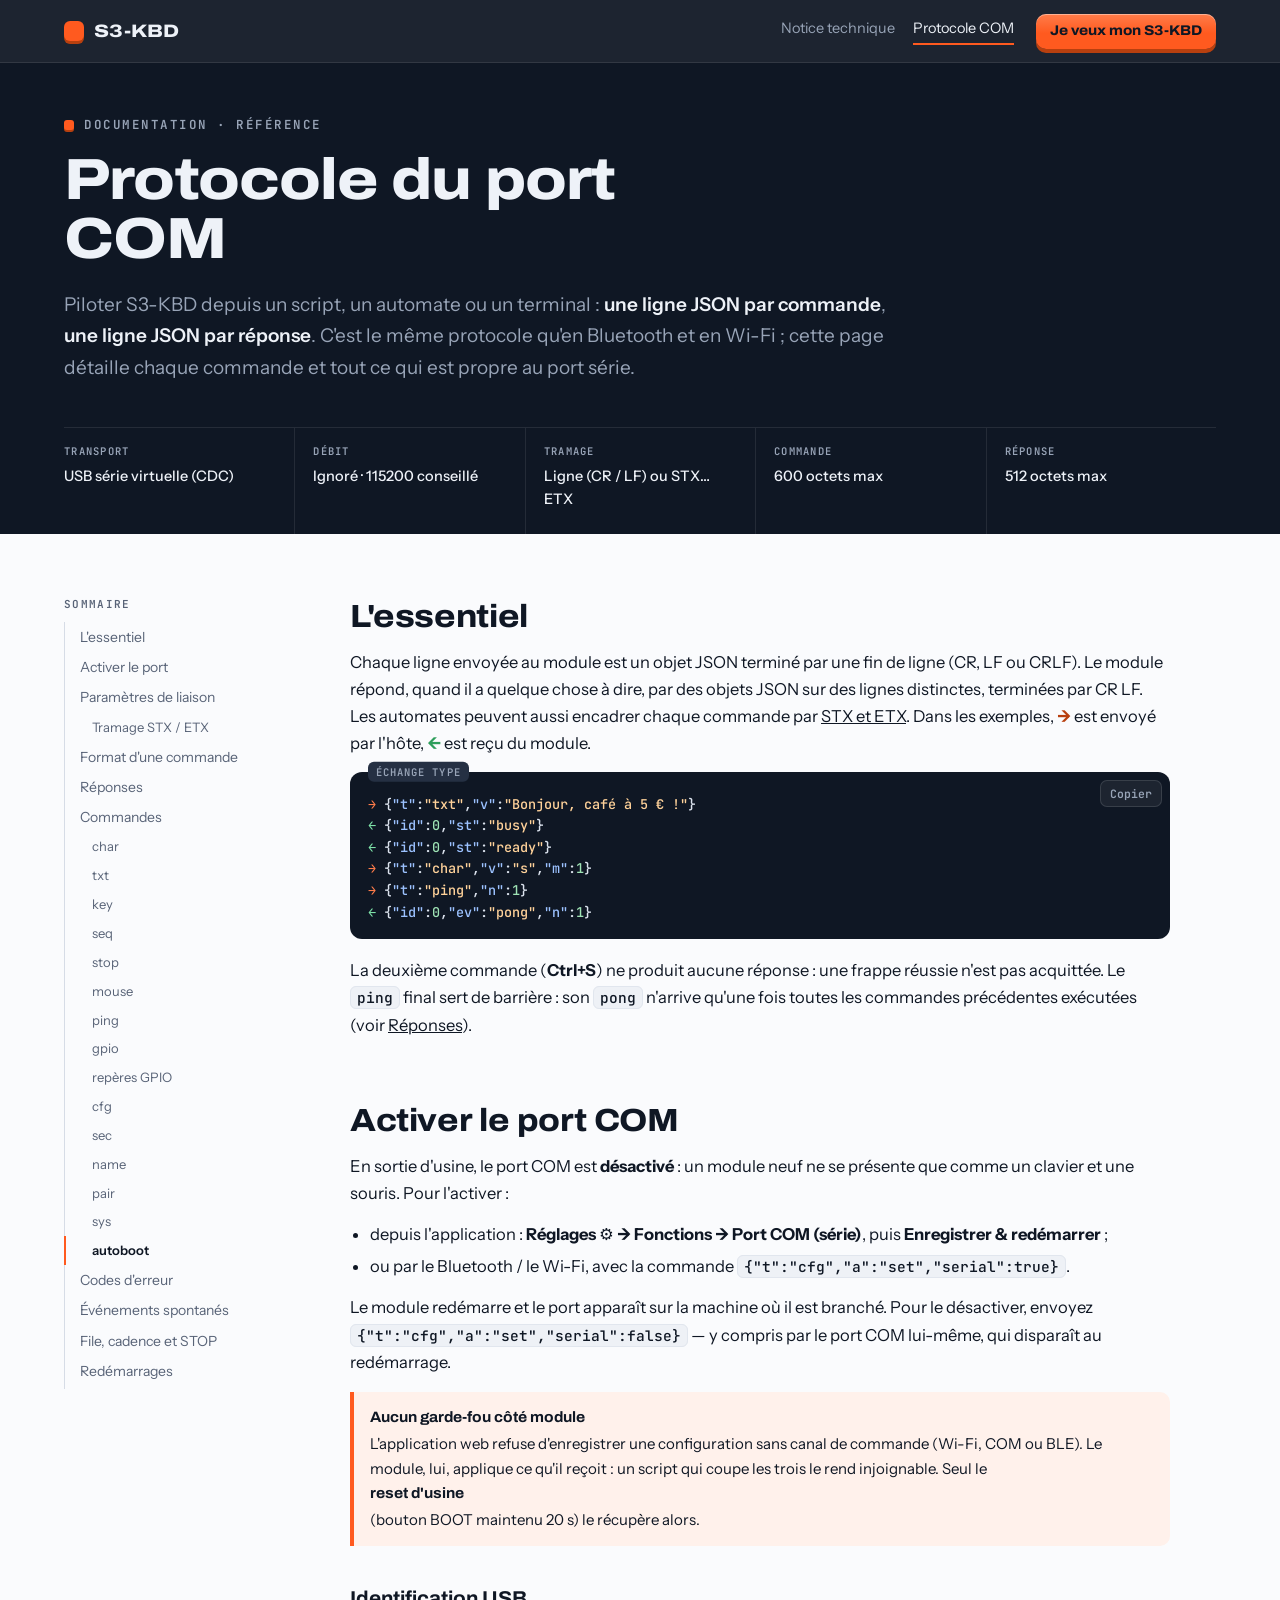
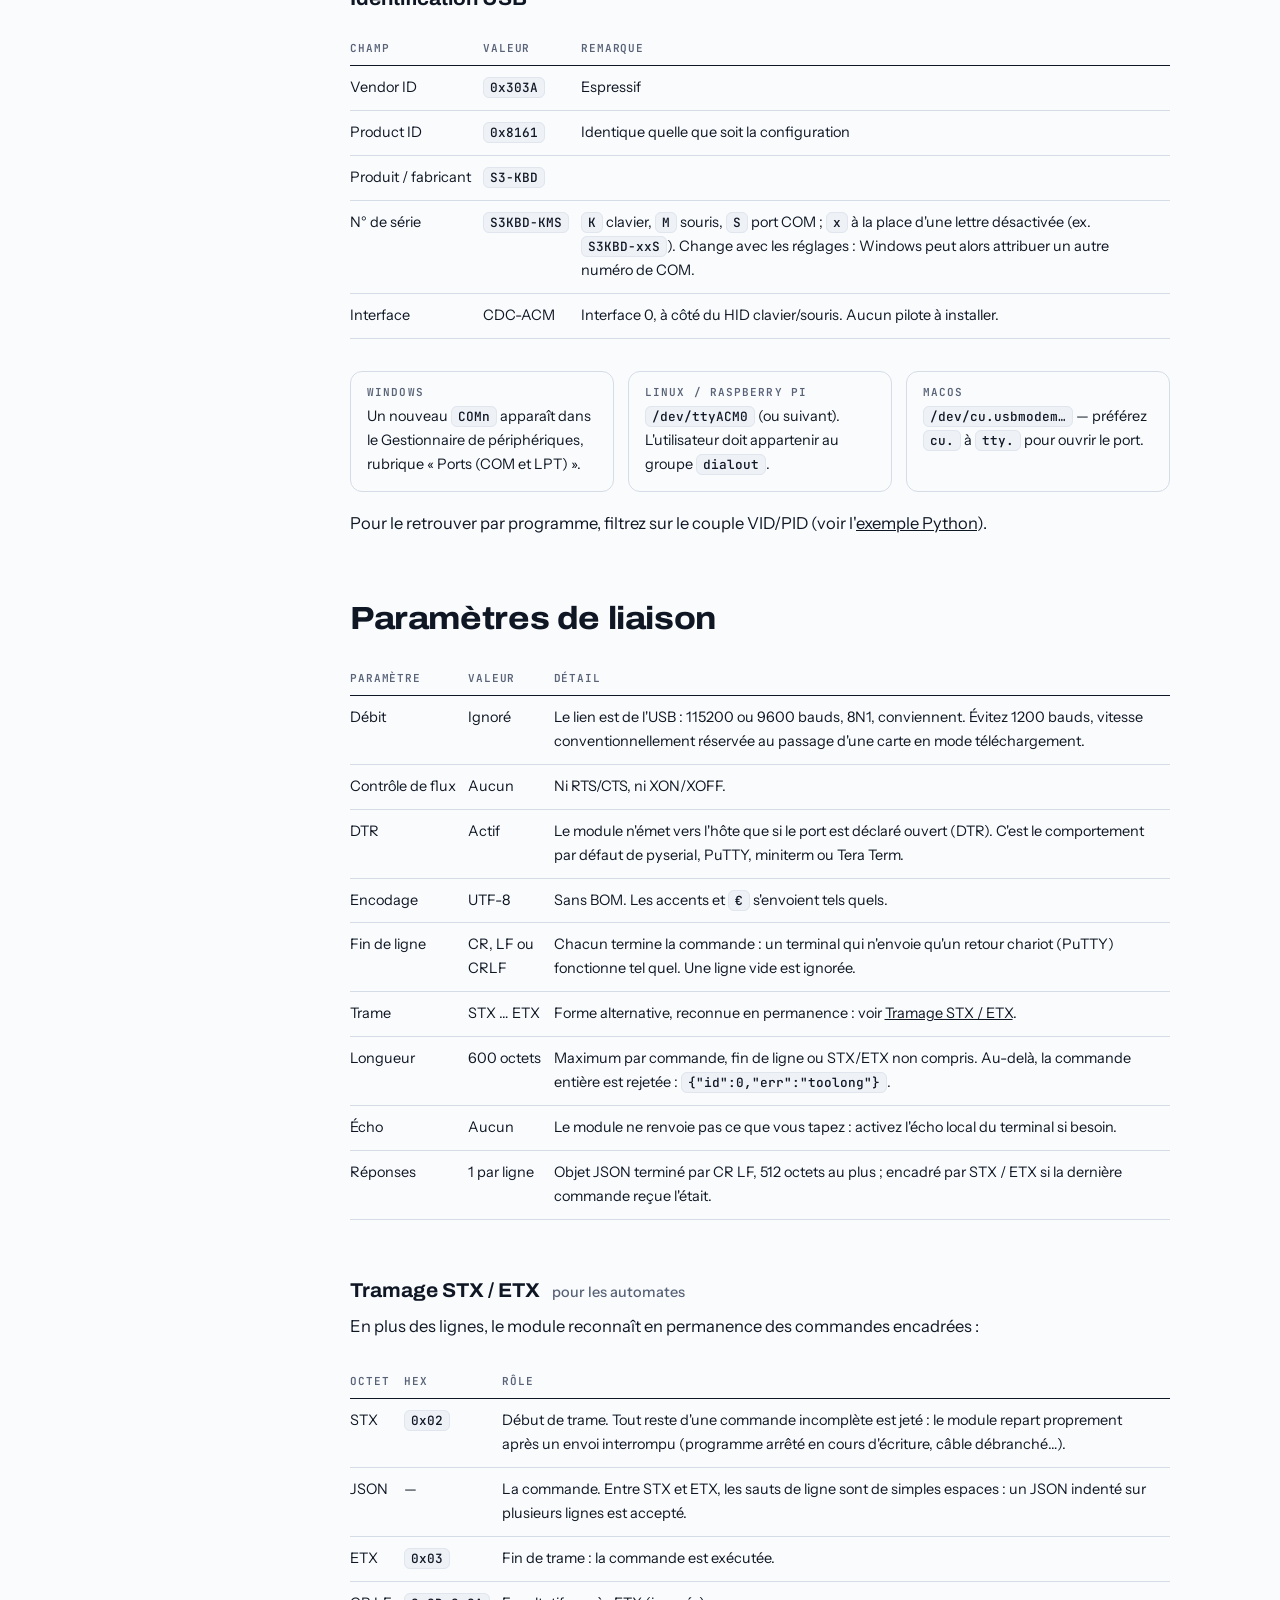
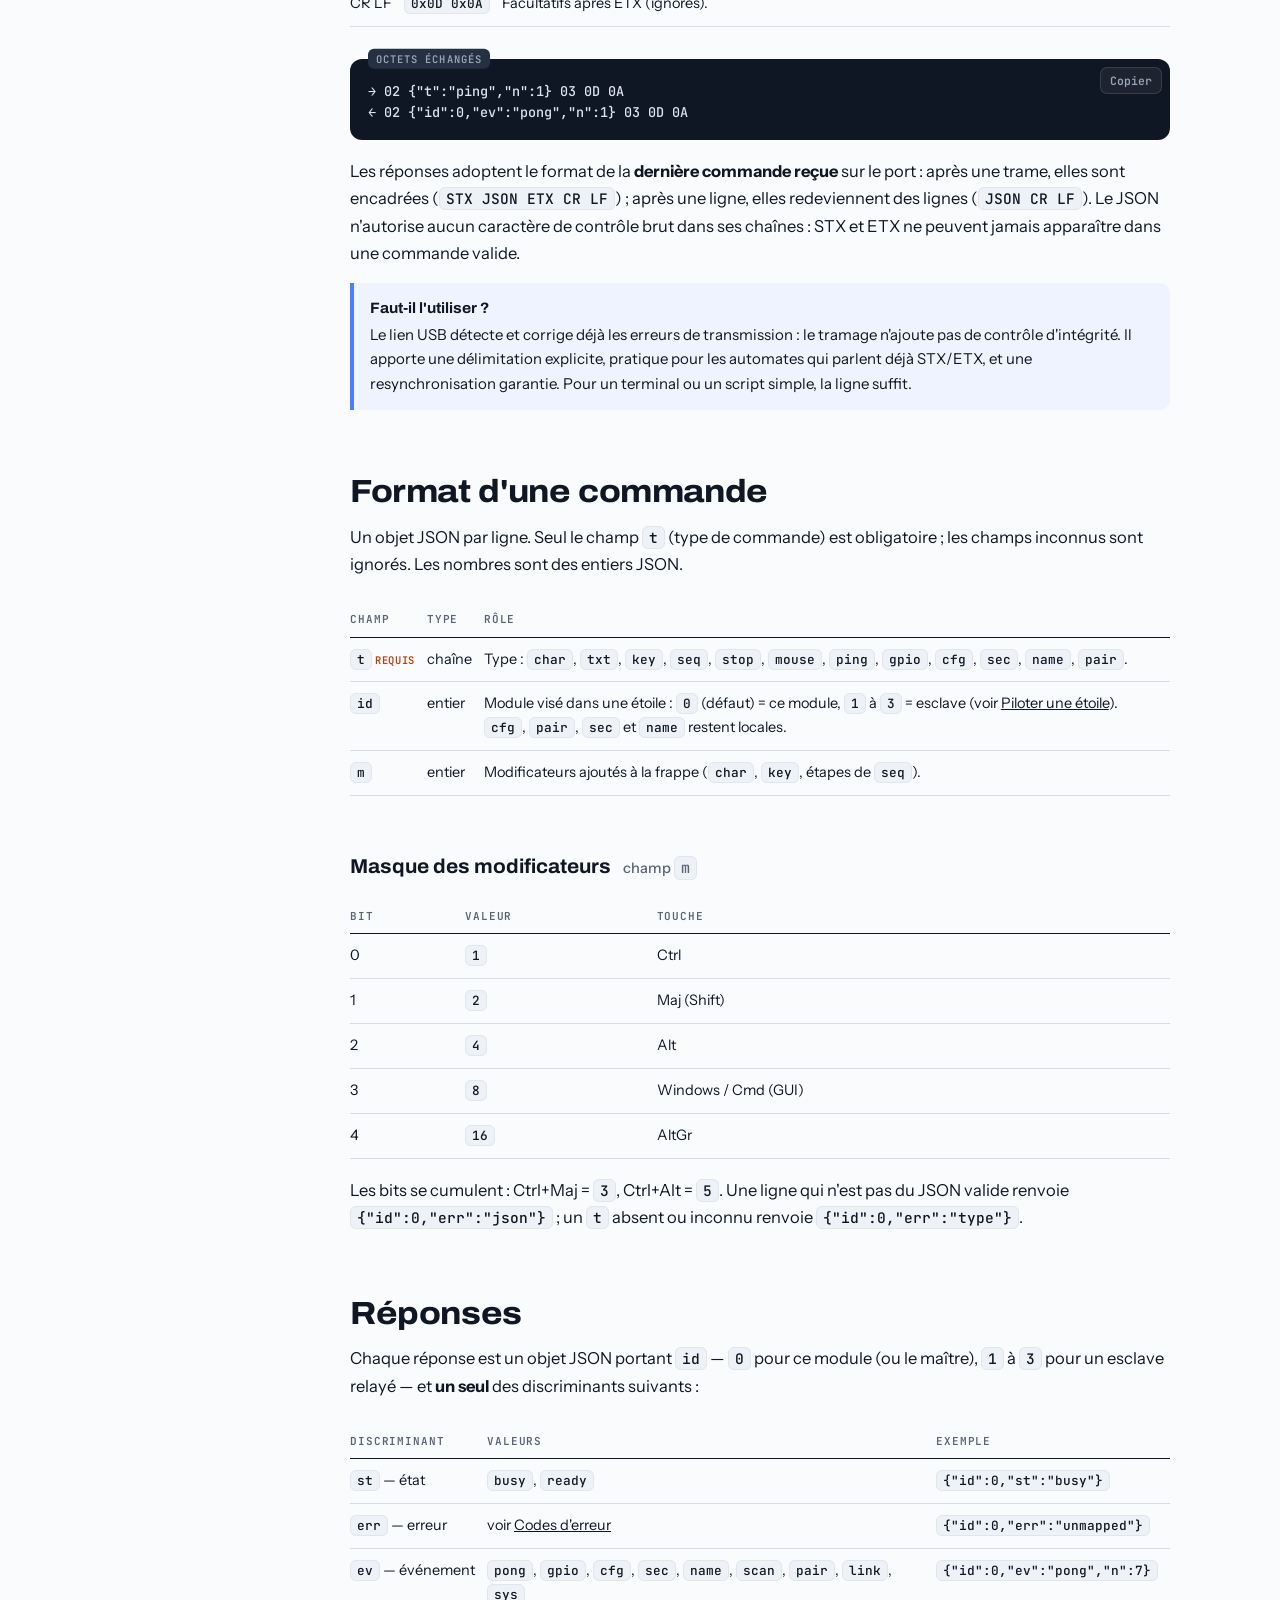
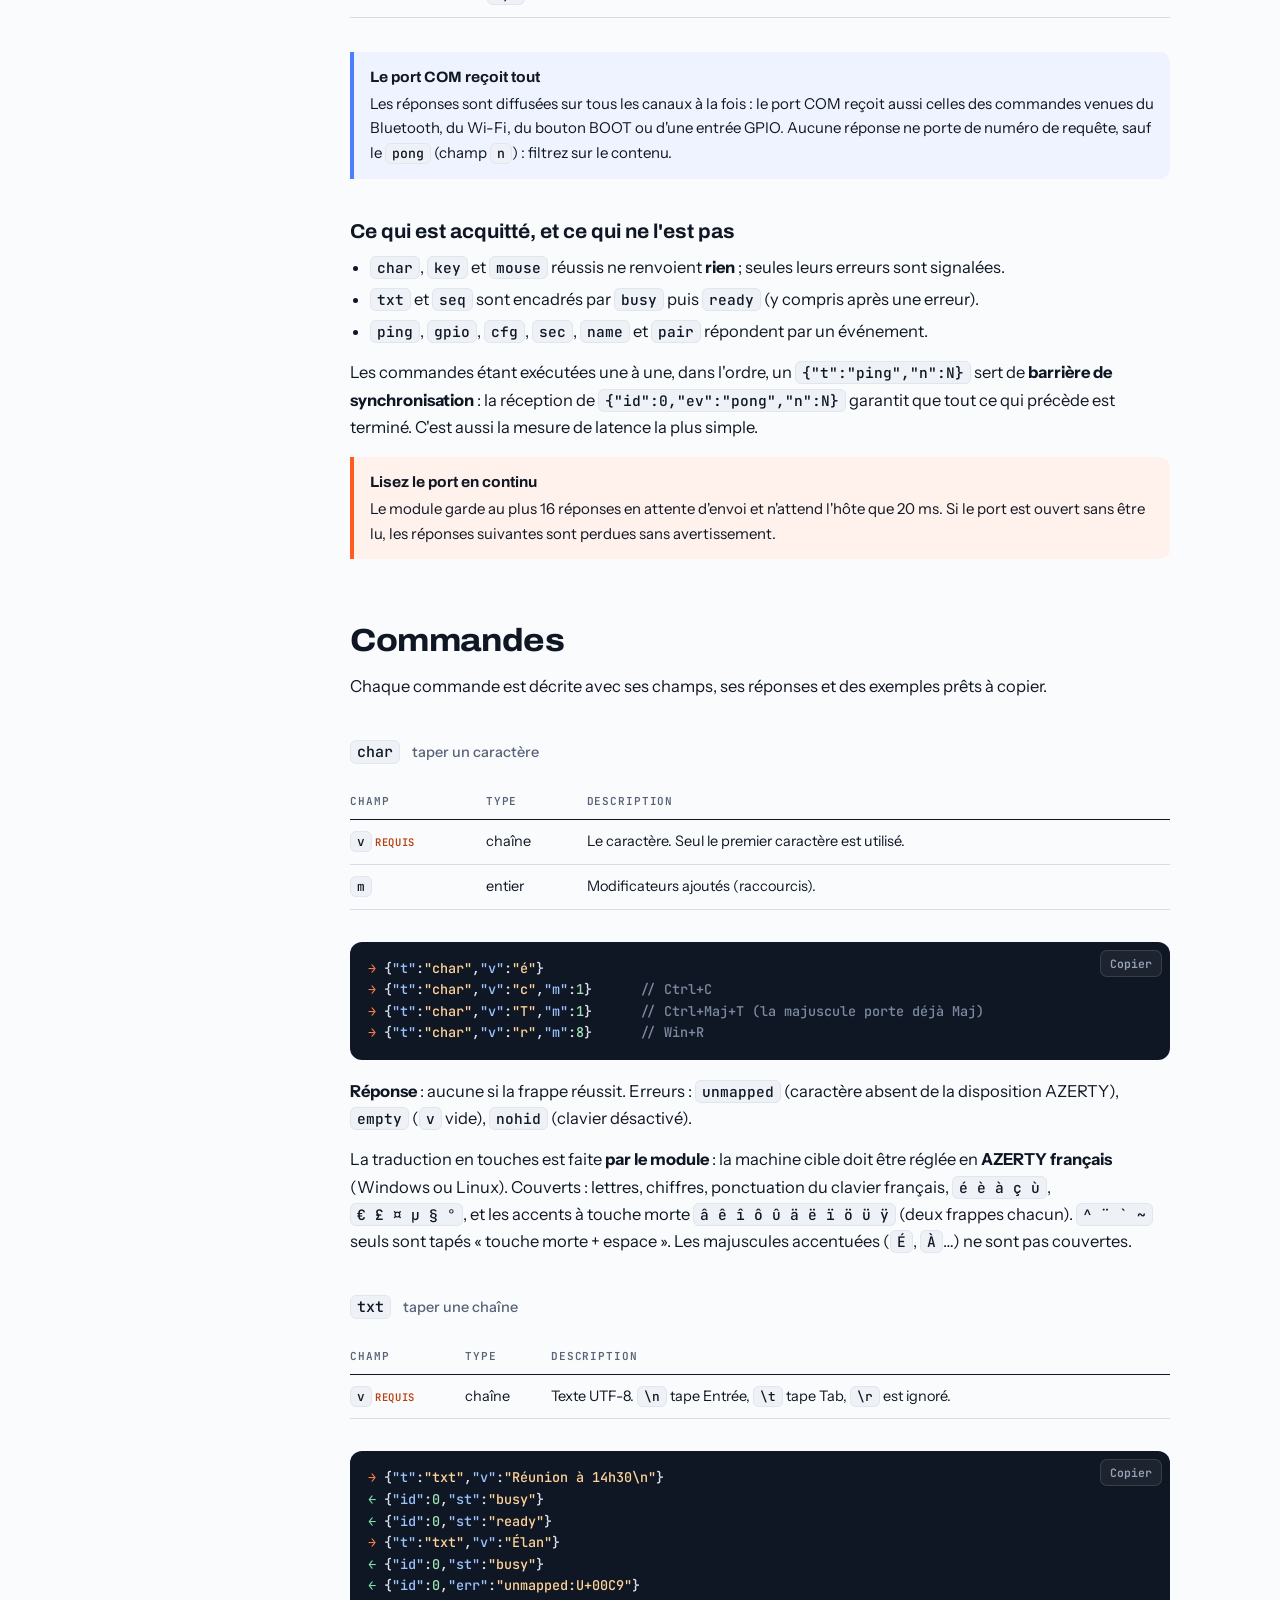
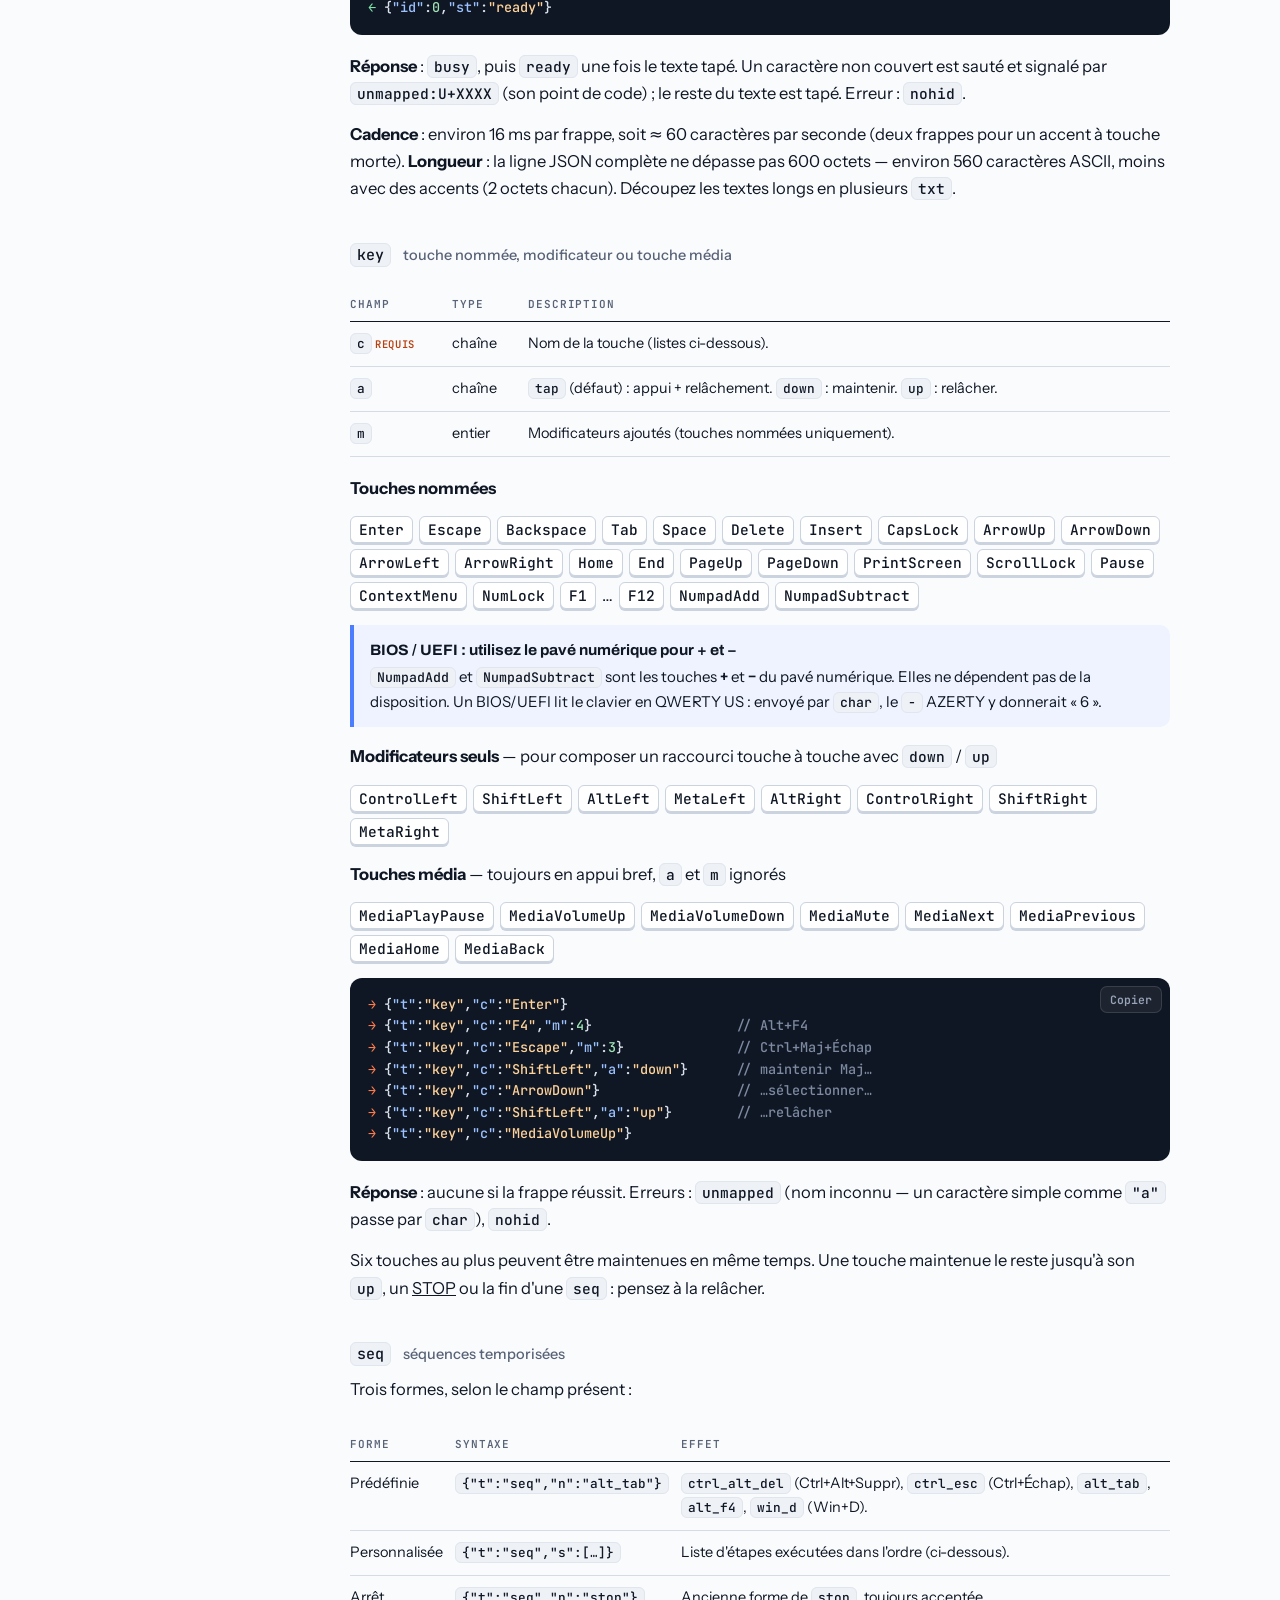
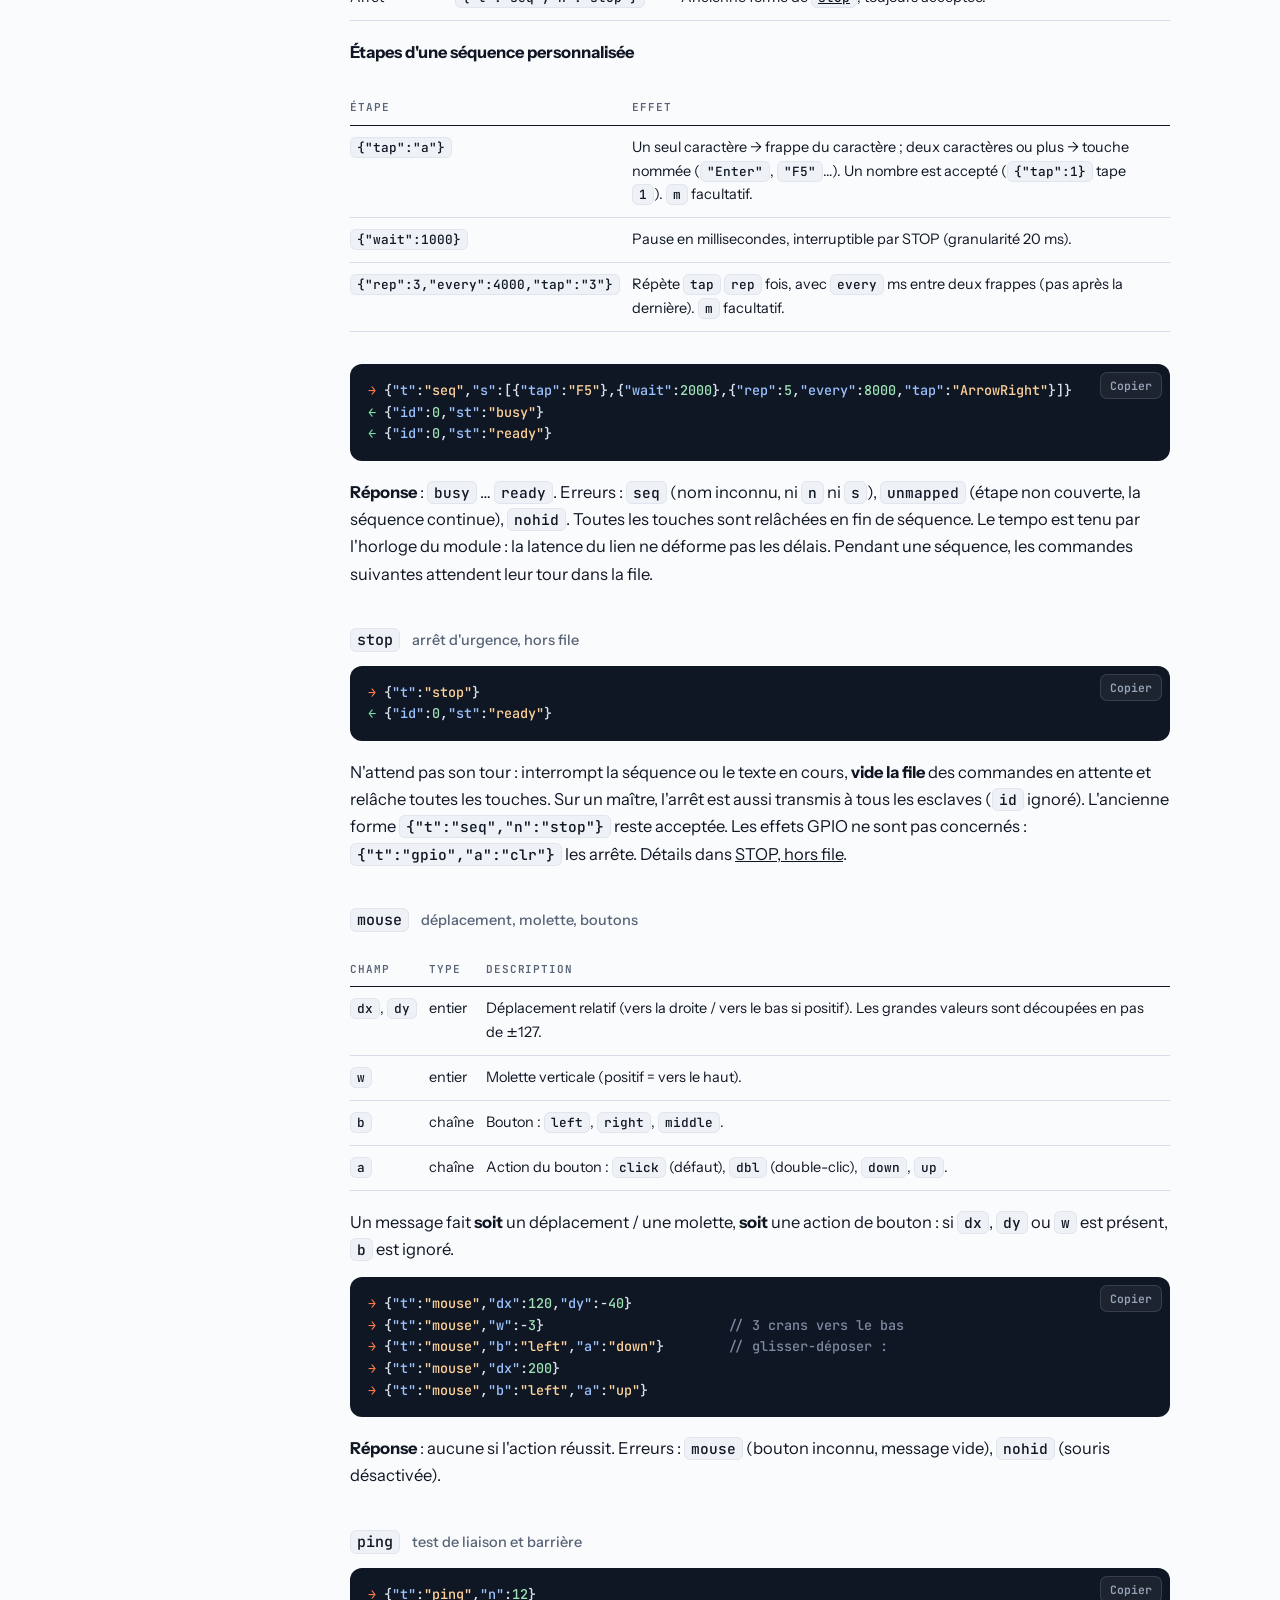
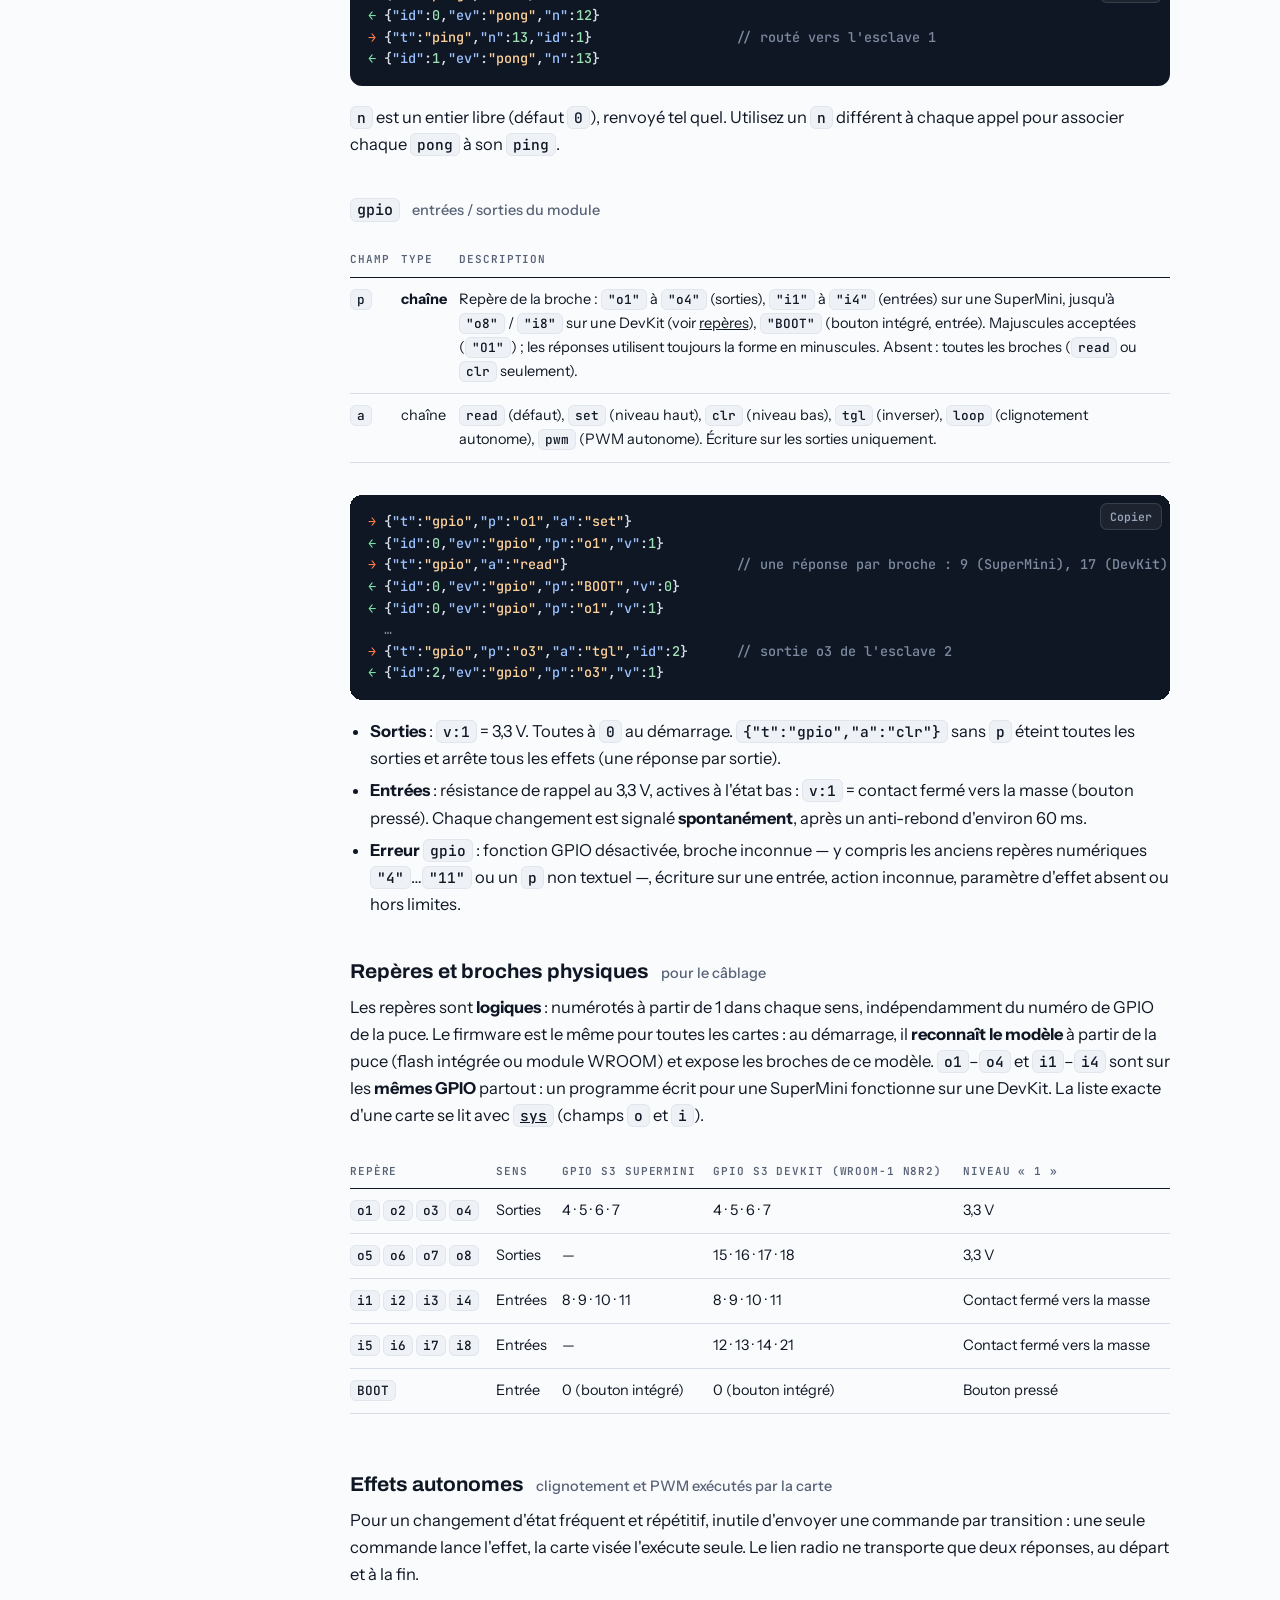
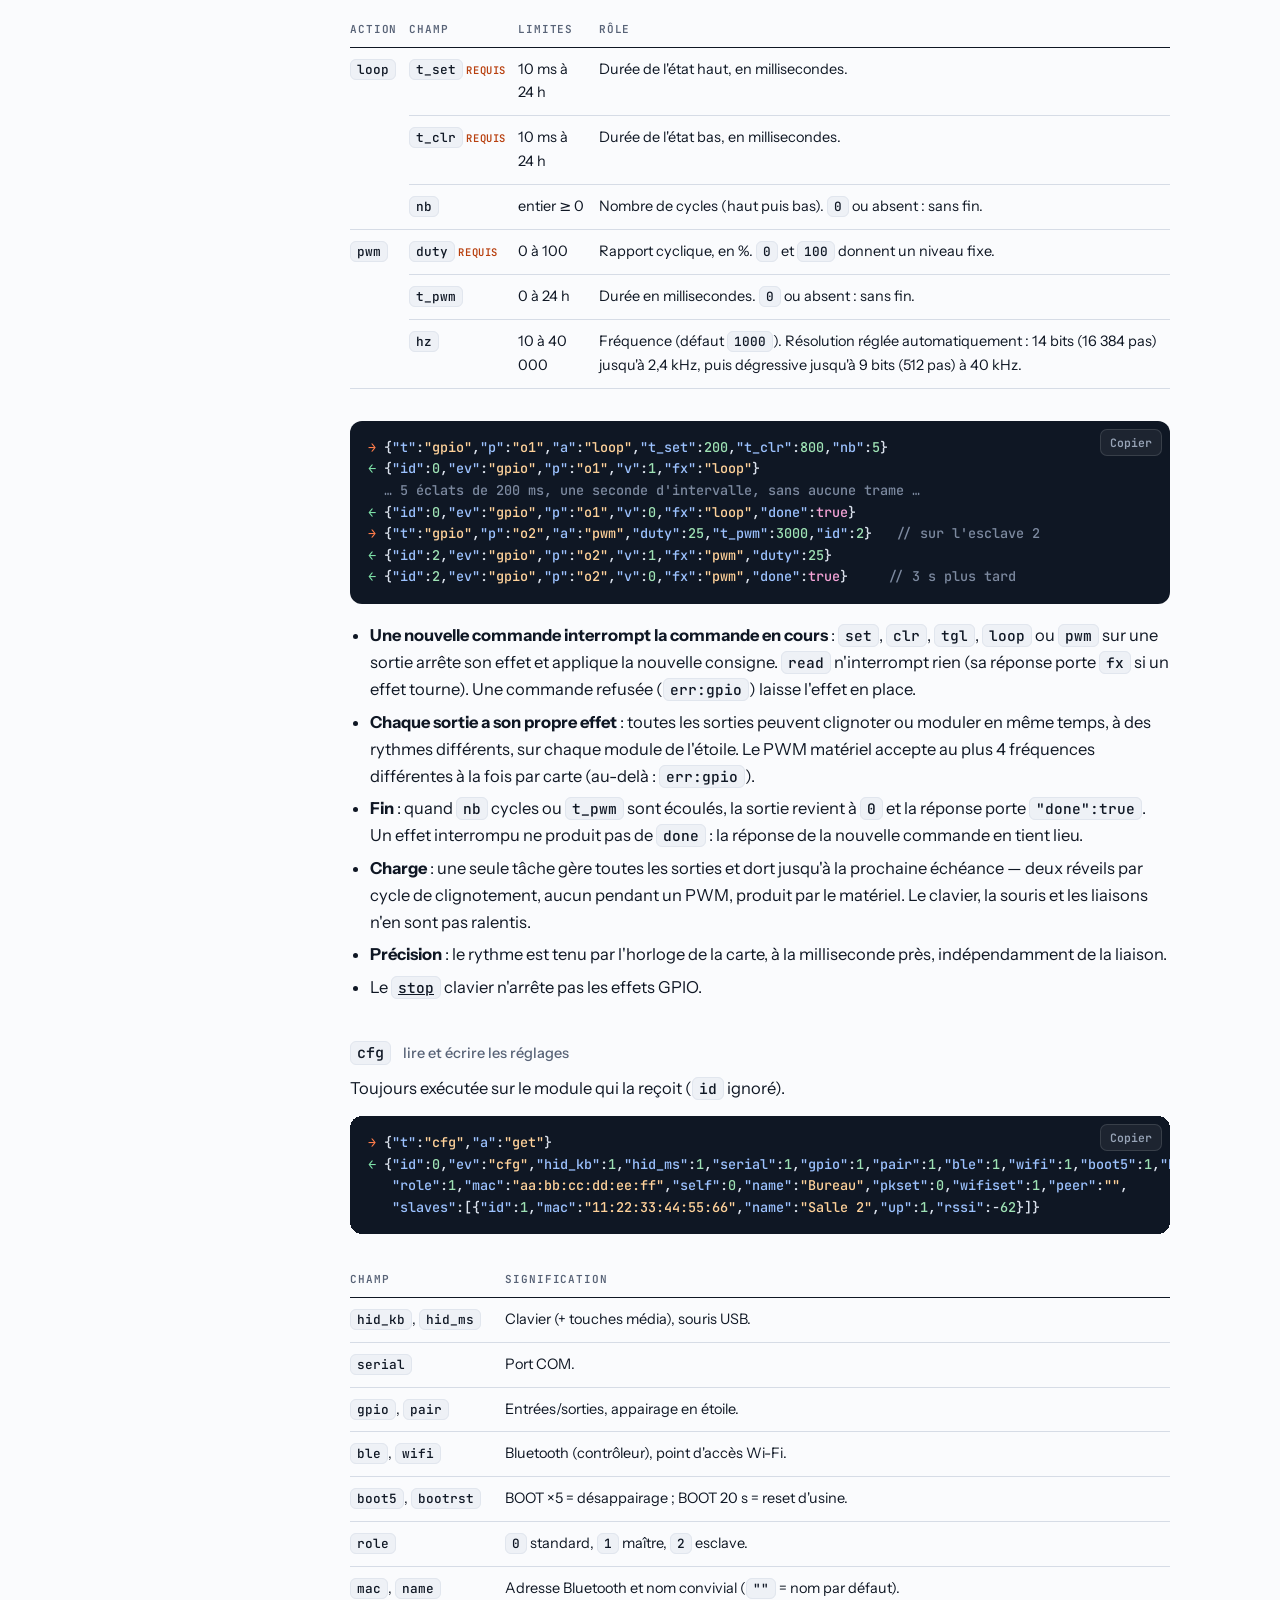
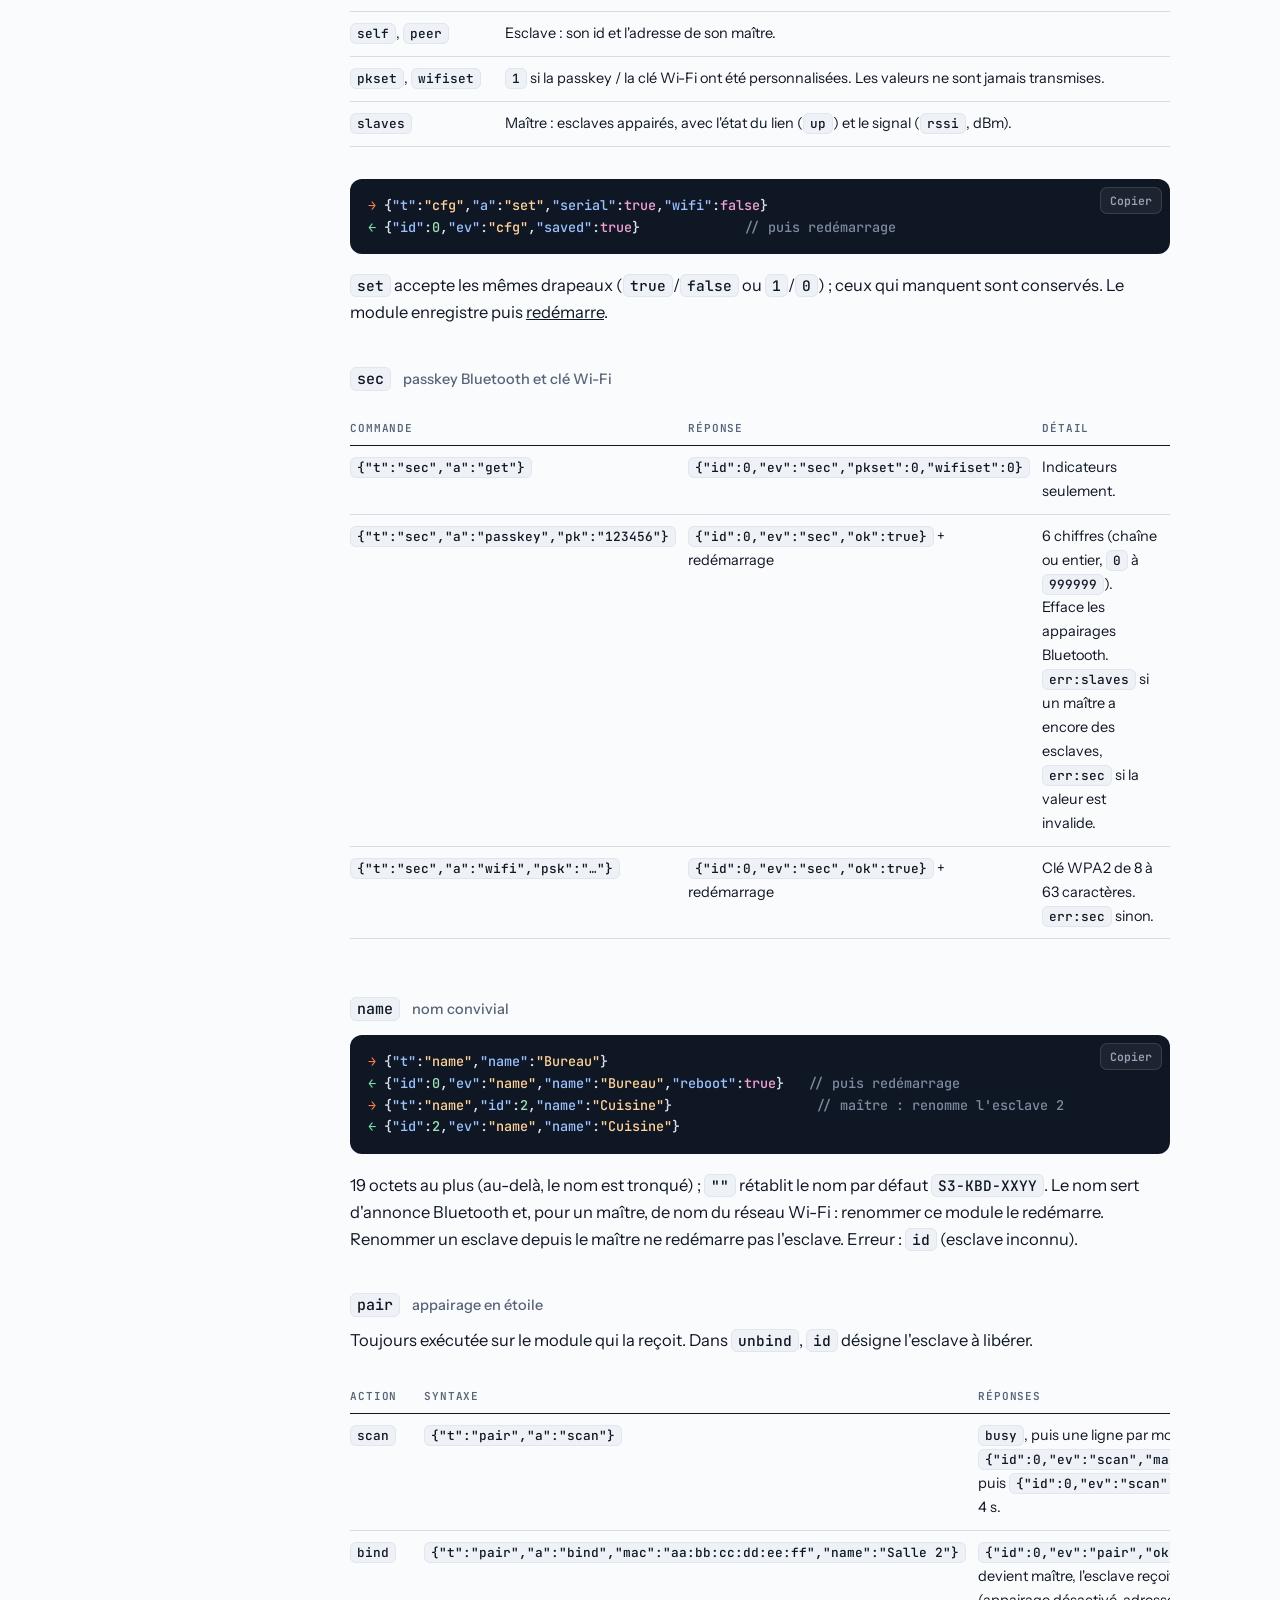
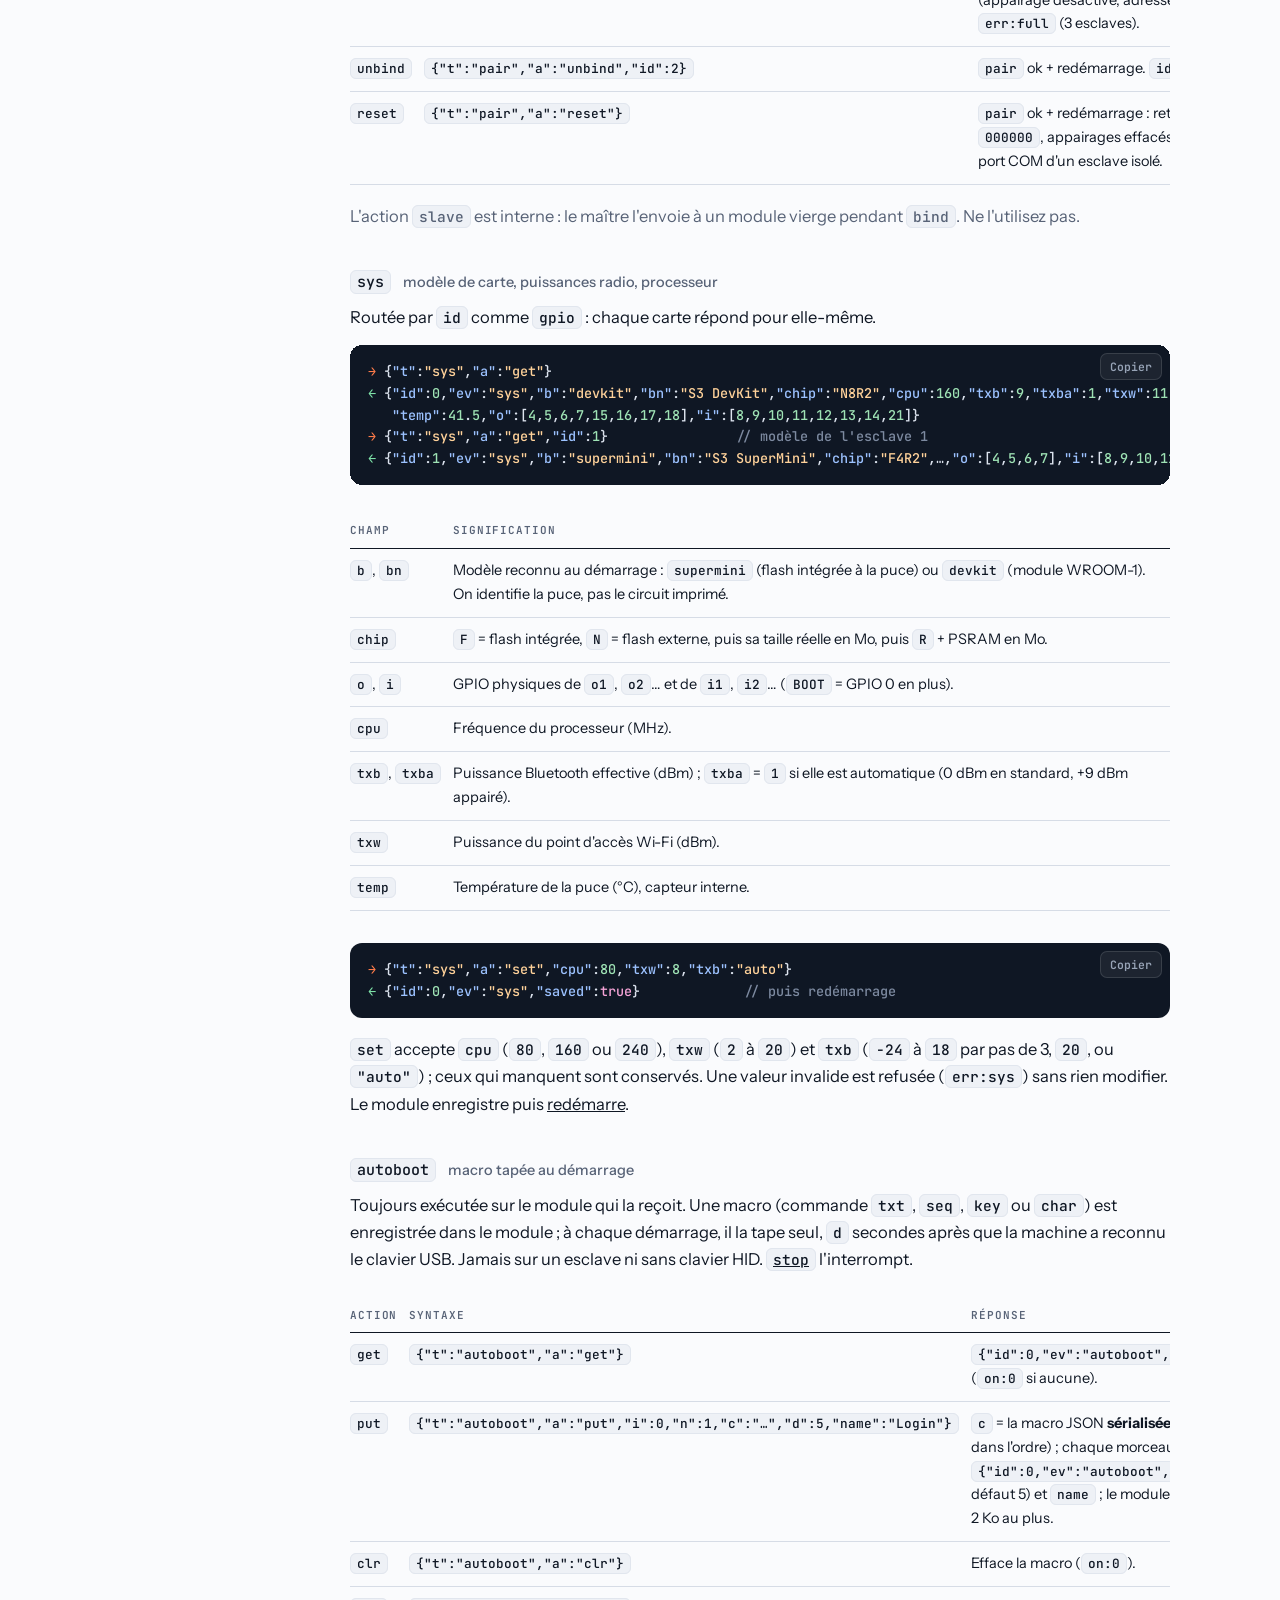
<file: WEB/Landing/protocole.html>
<!DOCTYPE html>
<html lang="fr">
<head>
<meta charset="UTF-8" />
<meta name="viewport" content="width=device-width, initial-scale=1" />
<title>S3-KBD — Protocole du port COM</title>
<meta name="description" content="Référence complète du protocole série de S3-KBD : activation, paramètres de liaison, format des commandes et des réponses, codes d'erreur, exemples Python, PowerShell, Bash et BIOS." />
<meta name="theme-color" content="#0F1724" />
<link rel="icon" href="data:image/svg+xml,%3Csvg xmlns='http://www.w3.org/2000/svg' viewBox='0 0 64 64'%3E%3Crect x='4' y='8' width='56' height='52' rx='12' fill='%23B8400F'/%3E%3Crect x='4' y='4' width='56' height='50' rx='12' fill='%23FF5A1F'/%3E%3Ctext x='14' y='32' font-family='Arial' font-weight='700' font-size='20' fill='%230F1724'%3ES3%3C/text%3E%3C/svg%3E" />
<link rel="preconnect" href="https://fonts.googleapis.com" />
<link rel="preconnect" href="https://fonts.gstatic.com" crossorigin />
<link href="https://fonts.googleapis.com/css2?family=Archivo:wdth,wght@62..125,400..900&family=Instrument+Sans:wght@400..700&family=JetBrains+Mono:wght@400..700&display=swap" rel="stylesheet" />
<!--
  Référence du protocole du port COM (USB CDC). Rédigée d'après le firmware :
  S3/hid_firmware/com_port.h (transport), hid_firmware.ino (dispatch, STATUS),
  gpio_panel.h, ble_link.h, keymap_azerty.h. À tenir à jour avec eux.
-->
<style>
  :root{
    --ink:#0F1724; --ink-2:#0A101A; --slate:#253043; --mist:#EEF1F6; --paper:#FAFBFD;
    --line:#D6DCE6; --muted:#586377; --text:#0F1724;
    --signal:#FF5A1F; --signal-hi:#FF7C4A; --signal-side:#B8400F; --radio:#4C7DFF;
    --on-ink:#EEF2F8; --on-ink-muted:#98A4B7; --ink-line:rgba(255,255,255,.09);
    --code-bg:#0F1724; --code-tx:#DCE3EE;
    --f-display:"Archivo", system-ui, -apple-system, "Segoe UI", Roboto, sans-serif;
    --f-body:"Instrument Sans", system-ui, -apple-system, "Segoe UI", Roboto, sans-serif;
    --f-mono:"JetBrains Mono", ui-monospace, "Cascadia Mono", Consolas, monospace;
    --gut:24px;
  }
  *{box-sizing:border-box}
  html{scroll-behavior:smooth}
  html,body{margin:0}
  body{background:var(--paper); color:var(--text); font:16.5px/1.65 var(--f-body); -webkit-font-smoothing:antialiased}
  a{color:inherit}
  :focus-visible{outline:3px solid var(--signal); outline-offset:3px; border-radius:6px}
  .w{max-width:1200px; margin:0 auto; padding:0 var(--gut)}

  /* ---------- Barre haute ---------- */
  .top{position:sticky; top:0; z-index:20; background:rgba(15,23,36,.94); backdrop-filter:blur(10px);
    -webkit-backdrop-filter:blur(10px); color:var(--on-ink); border-bottom:1px solid var(--ink-line)}
  .top .w{display:flex; align-items:center; gap:22px; height:62px}
  .brand{display:flex; align-items:center; gap:10px; text-decoration:none; font:800 18px/1 var(--f-display); font-stretch:120%}
  .brand i{width:20px; height:20px; border-radius:6px; background:var(--signal); box-shadow:0 3px 0 var(--signal-side)}
  .docs{display:flex; gap:18px; margin-left:auto; font-size:14.5px}
  .docs a{text-decoration:none; color:var(--on-ink-muted)}
  .docs a:hover,.docs a[aria-current]{color:var(--on-ink)}
  .docs a[aria-current]{border-bottom:2px solid var(--signal); padding-bottom:2px}
  .kc{display:inline-flex; align-items:center; text-decoration:none; font:750 14px/1 var(--f-display); font-stretch:108%;
    color:var(--ink); padding:10px 14px 11px; border-radius:10px; background:linear-gradient(180deg,var(--signal-hi),var(--signal) 55%);
    box-shadow:0 4px 0 var(--signal-side), inset 0 1px 0 rgba(255,255,255,.4); transition:transform .08s, box-shadow .08s}
  .kc:hover{transform:translateY(2px); box-shadow:0 2px 0 var(--signal-side), inset 0 1px 0 rgba(255,255,255,.4)}
  .kc:active{transform:translateY(4px); box-shadow:0 0 0 var(--signal-side)}

  /* ---------- En-tête ---------- */
  .head{background:var(--ink); color:var(--on-ink); padding:56px 0 0}
  .eyebrow{font:600 12.5px/1 var(--f-mono); text-transform:uppercase; letter-spacing:.12em; color:var(--on-ink-muted);
    display:flex; align-items:center; gap:10px; margin:0 0 18px}
  .eyebrow::before{content:""; width:10px; height:10px; border-radius:3px; background:var(--signal); box-shadow:0 2px 0 var(--signal-side)}
  h1{font-family:var(--f-display); font-stretch:115%; font-weight:800; letter-spacing:-.02em; line-height:1.03;
    font-size:clamp(34px,4.6vw,58px); margin:0; max-width:16ch}
  .head .lead{font-size:clamp(16.5px,1.5vw,19px); color:var(--on-ink-muted); max-width:66ch; margin:20px 0 0}
  .head .lead b{color:var(--on-ink); font-weight:600}
  .facts{display:grid; grid-template-columns:repeat(5,1fr); margin-top:44px; border-top:1px solid var(--ink-line)}
  .facts div{padding:18px 18px 22px; border-left:1px solid var(--ink-line)}
  .facts div:first-child{border-left:0; padding-left:0}
  .facts dt{font:600 10.5px/1 var(--f-mono); letter-spacing:.12em; text-transform:uppercase; color:var(--on-ink-muted); margin-bottom:8px}
  .facts dd{margin:0; font-size:14.5px; font-weight:500}

  /* ---------- Mise en page doc ---------- */
  .doc{display:grid; grid-template-columns:230px minmax(0,1fr); gap:56px; padding-top:48px; padding-bottom:96px}
  .toc{position:sticky; top:86px; align-self:start; max-height:calc(100vh - 110px); overflow:auto; font-size:14px;
    line-height:1.45; scrollbar-width:thin}
  .toc p{font:600 11px/1 var(--f-mono); letter-spacing:.12em; text-transform:uppercase; color:var(--muted); margin:0 0 12px}
  .toc ol{list-style:none; margin:0; padding:0; border-left:1px solid var(--line)}
  .toc li a{display:block; padding:5px 0 5px 14px; margin-left:-1px; border-left:2px solid transparent; text-decoration:none; color:var(--muted)}
  .toc li a:hover{color:var(--text)}
  .toc li a.on{color:var(--text); border-left-color:var(--signal); font-weight:600}
  .toc li.sub a{padding-left:26px; font-size:13px}
  article{min-width:0; max-width:820px}
  section{scroll-margin-top:84px}
  section + section{margin-top:64px}
  h2{font-family:var(--f-display); font-stretch:110%; font-weight:760; letter-spacing:-.012em; font-size:clamp(25px,2.6vw,32px);
    line-height:1.12; margin:0 0 14px}
  h3{font-family:var(--f-display); font-stretch:104%; font-weight:700; font-size:20px; line-height:1.25; margin:40px 0 10px;
    scroll-margin-top:84px; display:flex; align-items:baseline; gap:12px; flex-wrap:wrap}
  h3 code{font-size:15px}
  h3 small{font:500 14.5px var(--f-body); color:var(--muted)}
  p{margin:0 0 14px}
  ul.list{margin:0 0 14px; padding-left:20px}
  ul.list li{margin:5px 0}
  code{font:500 .88em var(--f-mono); background:var(--mist); border:1px solid #E1E6EE; padding:1px 6px; border-radius:6px; white-space:nowrap}
  .muted{color:var(--muted)}

  /* ---------- Blocs de code ---------- */
  .code{position:relative; margin:14px 0 18px}
  .code pre{margin:0; background:var(--code-bg); color:var(--code-tx); border-radius:12px; padding:16px 18px; overflow-x:auto;
    font:500 13.5px/1.6 var(--f-mono); tab-size:4}
  .code .lbl{position:absolute; top:0; left:18px; transform:translateY(-50%); font:600 10.5px/1 var(--f-mono); letter-spacing:.1em;
    text-transform:uppercase; color:var(--on-ink-muted); background:var(--slate); padding:5px 8px; border-radius:6px}
  .code .lbl + pre{padding-top:22px}
  .copy{position:absolute; top:8px; right:8px; font:600 11.5px var(--f-mono); color:var(--on-ink-muted); background:rgba(255,255,255,.06);
    border:1px solid rgba(255,255,255,.12); border-radius:7px; padding:5px 9px; cursor:pointer}
  .copy:hover{color:var(--on-ink)}
  .j-k{color:#9CC2FF} .j-s{color:#FFD29A} .j-n{color:#9FE3B5} .j-b{color:#F5A3D7}
  .j-out{color:var(--signal-hi); font-weight:700} .j-in{color:#7EE2A8; font-weight:700} .j-c{color:#7D8AA0}

  /* ---------- Tableaux ---------- */
  .tbl{width:100%; border-collapse:collapse; margin:10px 0 18px; font-size:14.5px}
  .tbl th{text-align:left; font:600 11px/1.3 var(--f-mono); letter-spacing:.08em; text-transform:uppercase; color:var(--muted);
    padding:10px 12px 10px 0; border-bottom:1.5px solid var(--ink)}
  .tbl td{padding:10px 12px 10px 0; border-bottom:1px solid var(--line); vertical-align:top}
  .tbl td:first-child{white-space:nowrap}
  .tblwrap{overflow-x:auto}
  .req{font:600 10.5px var(--f-mono); color:var(--signal-side); text-transform:uppercase; letter-spacing:.06em}

  /* ---------- Encadrés ---------- */
  .note{border-left:4px solid var(--radio); background:#EEF3FF; border-radius:0 10px 10px 0; padding:13px 16px; margin:16px 0; font-size:15px}
  .note.warn{border-left-color:var(--signal); background:#FFF1EB}
  .note b:first-child{display:block; font-family:var(--f-display); font-stretch:104%; margin-bottom:2px}
  .note p:last-child{margin:0}
  .cols{display:grid; grid-template-columns:repeat(3,1fr); gap:14px; margin:14px 0 18px}
  .cols div{border:1px solid var(--line); border-radius:12px; padding:14px 16px; font-size:14.5px}
  .cols b{display:block; font:600 11px/1.2 var(--f-mono); text-transform:uppercase; letter-spacing:.1em; color:var(--muted); margin-bottom:6px}
  .keys{display:flex; flex-wrap:wrap; gap:6px; margin:8px 0 16px}
  .keys code{background:#fff; border:1px solid #CBD3DF; box-shadow:0 2px 0 #CBD3DF; padding:3px 8px}

  footer{background:var(--ink-2); color:var(--on-ink-muted); font-size:14px; padding:30px 0}
  footer .w{display:flex; flex-wrap:wrap; gap:12px 26px; align-items:center}
  footer a{color:var(--on-ink); text-decoration:none}
  footer .sp{flex:1}

  @media (max-width:1000px){
    .doc{grid-template-columns:1fr; gap:28px}
    .toc{position:static; max-height:none; border:1px solid var(--line); border-radius:12px; padding:16px 18px}
    .facts{grid-template-columns:repeat(3,1fr)}
    .facts div:nth-child(4){border-left:0; padding-left:0}
    .facts div:nth-child(n+4){border-top:1px solid var(--ink-line)}
    .docs{display:none}
    .top .kc{margin-left:auto}
  }
  @media (max-width:640px){
    :root{--gut:16px}
    body{font-size:16px}
    .facts{grid-template-columns:1fr 1fr}
    .facts div,.facts div:nth-child(4){border-left:1px solid var(--ink-line); padding-left:14px}
    .facts div:nth-child(odd){border-left:0; padding-left:0}
    .facts div:nth-child(n+3){border-top:1px solid var(--ink-line)}
    .cols{grid-template-columns:1fr}
    .tbl td:first-child{white-space:normal}
    .code pre{font-size:12.5px}
    article p code,article li code,.note code{white-space:normal; overflow-wrap:anywhere}
  }
  @media (prefers-reduced-motion:reduce){ html{scroll-behavior:auto} .kc{transition:none} }
</style>
</head>
<body>

<header class="top">
  <div class="w">
    <a class="brand" href="landing.html"><i aria-hidden="true"></i>S3-KBD</a>
    <nav class="docs" aria-label="Documentation">
      <a href="notice.html">Notice technique</a>
      <a href="protocole.html" aria-current="page">Protocole COM</a>
    </nav>
    <a class="kc" href="landing.html#je-veux">Je veux mon S3-KBD</a>
  </div>
</header>

<div class="head">
  <div class="w">
    <p class="eyebrow">Documentation · référence</p>
    <h1>Protocole du port COM</h1>
    <p class="lead">Piloter S3-KBD depuis un script, un automate ou un terminal&nbsp;: <b>une ligne JSON par commande</b>,
      <b>une ligne JSON par réponse</b>. C'est le même protocole qu'en Bluetooth et en Wi-Fi&nbsp;; cette page détaille
      chaque commande et tout ce qui est propre au port série.</p>
    <dl class="facts">
      <div><dt>Transport</dt><dd>USB série virtuelle (CDC)</dd></div>
      <div><dt>Débit</dt><dd>Ignoré · 115200 conseillé</dd></div>
      <div><dt>Tramage</dt><dd>Ligne (CR / LF) ou STX…ETX</dd></div>
      <div><dt>Commande</dt><dd>600 octets max</dd></div>
      <div><dt>Réponse</dt><dd>512 octets max</dd></div>
    </dl>
  </div>
</div>

<div class="w doc">
  <nav class="toc" aria-label="Sommaire">
    <p>Sommaire</p>
    <ol>
      <li><a href="#essentiel">L'essentiel</a></li>
      <li><a href="#activer">Activer le port</a></li>
      <li><a href="#liaison">Paramètres de liaison</a></li>
      <li class="sub"><a href="#tramage">Tramage STX / ETX</a></li>
      <li><a href="#trame">Format d'une commande</a></li>
      <li><a href="#reponses">Réponses</a></li>
      <li><a href="#commandes">Commandes</a></li>
      <li class="sub"><a href="#c-char">char</a></li>
      <li class="sub"><a href="#c-txt">txt</a></li>
      <li class="sub"><a href="#c-key">key</a></li>
      <li class="sub"><a href="#c-seq">seq</a></li>
      <li class="sub"><a href="#c-stop">stop</a></li>
      <li class="sub"><a href="#c-mouse">mouse</a></li>
      <li class="sub"><a href="#c-ping">ping</a></li>
      <li class="sub"><a href="#c-gpio">gpio</a></li>
      <li class="sub"><a href="#gpio-reperes">repères GPIO</a></li>
      <li class="sub"><a href="#c-cfg">cfg</a></li>
      <li class="sub"><a href="#c-sec">sec</a></li>
      <li class="sub"><a href="#c-name">name</a></li>
      <li class="sub"><a href="#c-pair">pair</a></li>
      <li class="sub"><a href="#c-sys">sys</a></li>
      <li class="sub"><a href="#c-autoboot">autoboot</a></li>
      <li><a href="#erreurs">Codes d'erreur</a></li>
      <li><a href="#evenements">Événements spontanés</a></li>
      <li><a href="#file">File, cadence et STOP</a></li>
      <li><a href="#redemarrages">Redémarrages</a></li>
      <li><a href="#etoile">Piloter une étoile</a></li>
      <li><a href="#exemples">Exemples</a></li>
      <li><a href="#limites">Limites</a></li>
    </ol>
  </nav>

  <article>

<!-- ============================================================ -->
<section id="essentiel">
  <h2>L'essentiel</h2>
  <p>Chaque ligne envoyée au module est un objet JSON terminé par une fin de ligne (CR, LF ou CRLF). Le module répond,
    quand il a quelque chose à dire, par des objets JSON sur des lignes distinctes, terminées par CR LF. Les automates
    peuvent aussi encadrer chaque commande par <a href="#tramage">STX et ETX</a>. Dans les exemples,
    <span class="j-out" style="color:var(--signal-side)">→</span> est envoyé par l'hôte,
    <span style="color:#2E9E5B; font-weight:700">←</span> est reçu du module.</p>
  <div class="code"><span class="lbl">Échange type</span><pre class="json">→ {"t":"txt","v":"Bonjour, café à 5 € !"}
← {"id":0,"st":"busy"}
← {"id":0,"st":"ready"}
→ {"t":"char","v":"s","m":1}
→ {"t":"ping","n":1}
← {"id":0,"ev":"pong","n":1}</pre></div>
  <p>La deuxième commande (<b>Ctrl+S</b>) ne produit aucune réponse&nbsp;: une frappe réussie n'est pas acquittée.
    Le <code>ping</code> final sert de barrière&nbsp;: son <code>pong</code> n'arrive qu'une fois toutes les commandes
    précédentes exécutées (voir <a href="#reponses">Réponses</a>).</p>
</section>

<!-- ============================================================ -->
<section id="activer">
  <h2>Activer le port COM</h2>
  <p>En sortie d'usine, le port COM est <b>désactivé</b>&nbsp;: un module neuf ne se présente que comme un clavier et une
    souris. Pour l'activer&nbsp;:</p>
  <ul class="list">
    <li>depuis l'application&nbsp;: <b>Réglages ⚙️ → Fonctions → Port COM (série)</b>, puis <b>Enregistrer &amp; redémarrer</b>&nbsp;;</li>
    <li>ou par le Bluetooth / le Wi-Fi, avec la commande <code>{"t":"cfg","a":"set","serial":true}</code>.</li>
  </ul>
  <p>Le module redémarre et le port apparaît sur la machine où il est branché. Pour le désactiver, envoyez
    <code>{"t":"cfg","a":"set","serial":false}</code> — y compris par le port COM lui-même, qui disparaît au redémarrage.</p>
  <div class="note warn"><b>Aucun garde-fou côté module</b>
    <p>L'application web refuse d'enregistrer une configuration sans canal de commande (Wi-Fi, COM ou BLE). Le module,
      lui, applique ce qu'il reçoit&nbsp;: un script qui coupe les trois le rend injoignable. Seul le
      <b>reset d'usine</b> (bouton BOOT maintenu 20 s) le récupère alors.</p></div>

  <h3 id="identification">Identification USB</h3>
  <div class="tblwrap"><table class="tbl">
    <thead><tr><th>Champ</th><th>Valeur</th><th>Remarque</th></tr></thead>
    <tbody>
      <tr><td>Vendor ID</td><td><code>0x303A</code></td><td>Espressif</td></tr>
      <tr><td>Product ID</td><td><code>0x8161</code></td><td>Identique quelle que soit la configuration</td></tr>
      <tr><td>Produit / fabricant</td><td><code>S3-KBD</code></td><td></td></tr>
      <tr><td>N° de série</td><td><code>S3KBD-KMS</code></td><td><code>K</code> clavier, <code>M</code> souris, <code>S</code> port COM&nbsp;;
        <code>x</code> à la place d'une lettre désactivée (ex. <code>S3KBD-xxS</code>). Change avec les réglages&nbsp;: Windows peut
        alors attribuer un autre numéro de COM.</td></tr>
      <tr><td>Interface</td><td>CDC-ACM</td><td>Interface 0, à côté du HID clavier/souris. Aucun pilote à installer.</td></tr>
    </tbody>
  </table></div>
  <div class="cols">
    <div><b>Windows</b>Un nouveau <code>COMn</code> apparaît dans le Gestionnaire de périphériques, rubrique «&nbsp;Ports (COM et LPT)&nbsp;».</div>
    <div><b>Linux / Raspberry Pi</b><code>/dev/ttyACM0</code> (ou suivant). L'utilisateur doit appartenir au groupe <code>dialout</code>.</div>
    <div><b>macOS</b><code>/dev/cu.usbmodem…</code> — préférez <code>cu.</code> à <code>tty.</code> pour ouvrir le port.</div>
  </div>
  <p>Pour le retrouver par programme, filtrez sur le couple VID/PID (voir l'<a href="#ex-python">exemple Python</a>).</p>
</section>

<!-- ============================================================ -->
<section id="liaison">
  <h2>Paramètres de liaison</h2>
  <div class="tblwrap"><table class="tbl">
    <thead><tr><th>Paramètre</th><th>Valeur</th><th>Détail</th></tr></thead>
    <tbody>
      <tr><td>Débit</td><td>Ignoré</td><td>Le lien est de l'USB&nbsp;: 115200 ou 9600 bauds, 8N1, conviennent. Évitez 1200 bauds,
        vitesse conventionnellement réservée au passage d'une carte en mode téléchargement.</td></tr>
      <tr><td>Contrôle de flux</td><td>Aucun</td><td>Ni RTS/CTS, ni XON/XOFF.</td></tr>
      <tr><td>DTR</td><td>Actif</td><td>Le module n'émet vers l'hôte que si le port est déclaré ouvert (DTR). C'est le
        comportement par défaut de pyserial, PuTTY, miniterm ou Tera Term.</td></tr>
      <tr><td>Encodage</td><td>UTF-8</td><td>Sans BOM. Les accents et <code>€</code> s'envoient tels quels.</td></tr>
      <tr><td>Fin de ligne</td><td>CR, LF ou CRLF</td><td>Chacun termine la commande&nbsp;: un terminal qui n'envoie qu'un retour
        chariot (PuTTY) fonctionne tel quel. Une ligne vide est ignorée.</td></tr>
      <tr><td>Trame</td><td>STX … ETX</td><td>Forme alternative, reconnue en permanence&nbsp;: voir <a href="#tramage">Tramage STX / ETX</a>.</td></tr>
      <tr><td>Longueur</td><td>600 octets</td><td>Maximum par commande, fin de ligne ou STX/ETX non compris. Au-delà, la commande
        entière est rejetée&nbsp;: <code>{"id":0,"err":"toolong"}</code>.</td></tr>
      <tr><td>Écho</td><td>Aucun</td><td>Le module ne renvoie pas ce que vous tapez&nbsp;: activez l'écho local du terminal si besoin.</td></tr>
      <tr><td>Réponses</td><td>1 par ligne</td><td>Objet JSON terminé par CR LF, 512 octets au plus&nbsp;; encadré par STX / ETX si la
        dernière commande reçue l'était.</td></tr>
    </tbody>
  </table></div>

  <h3 id="tramage">Tramage STX / ETX <small>pour les automates</small></h3>
  <p>En plus des lignes, le module reconnaît en permanence des commandes encadrées&nbsp;:</p>
  <div class="tblwrap"><table class="tbl">
    <thead><tr><th>Octet</th><th>Hex</th><th>Rôle</th></tr></thead>
    <tbody>
      <tr><td>STX</td><td><code>0x02</code></td><td>Début de trame. Tout reste d'une commande incomplète est jeté&nbsp;: le module repart
        proprement après un envoi interrompu (programme arrêté en cours d'écriture, câble débranché…).</td></tr>
      <tr><td>JSON</td><td>—</td><td>La commande. Entre STX et ETX, les sauts de ligne sont de simples espaces&nbsp;: un JSON
        indenté sur plusieurs lignes est accepté.</td></tr>
      <tr><td>ETX</td><td><code>0x03</code></td><td>Fin de trame&nbsp;: la commande est exécutée.</td></tr>
      <tr><td>CR LF</td><td><code>0x0D 0x0A</code></td><td>Facultatifs après ETX (ignorés).</td></tr>
    </tbody>
  </table></div>
  <div class="code"><span class="lbl">Octets échangés</span><pre>→ 02 {"t":"ping","n":1} 03 0D 0A
← 02 {"id":0,"ev":"pong","n":1} 03 0D 0A</pre></div>
  <p>Les réponses adoptent le format de la <b>dernière commande reçue</b> sur le port&nbsp;: après une trame, elles sont
    encadrées (<code>STX JSON ETX CR LF</code>)&nbsp;; après une ligne, elles redeviennent des lignes (<code>JSON CR LF</code>).
    Le JSON n'autorise aucun caractère de contrôle brut dans ses chaînes&nbsp;: STX et ETX ne peuvent jamais apparaître
    dans une commande valide.</p>
  <div class="note"><b>Faut-il l'utiliser&nbsp;?</b>
    <p>Le lien USB détecte et corrige déjà les erreurs de transmission&nbsp;: le tramage n'ajoute pas de contrôle d'intégrité.
      Il apporte une délimitation explicite, pratique pour les automates qui parlent déjà STX/ETX, et une resynchronisation
      garantie. Pour un terminal ou un script simple, la ligne suffit.</p></div>
</section>

<!-- ============================================================ -->
<section id="trame">
  <h2>Format d'une commande</h2>
  <p>Un objet JSON par ligne. Seul le champ <code>t</code> (type de commande) est obligatoire&nbsp;; les champs inconnus
    sont ignorés. Les nombres sont des entiers JSON.</p>
  <div class="tblwrap"><table class="tbl">
    <thead><tr><th>Champ</th><th>Type</th><th>Rôle</th></tr></thead>
    <tbody>
      <tr><td><code>t</code> <span class="req">requis</span></td><td>chaîne</td><td>Type&nbsp;: <code>char</code>, <code>txt</code>, <code>key</code>,
        <code>seq</code>, <code>stop</code>, <code>mouse</code>, <code>ping</code>, <code>gpio</code>, <code>cfg</code>, <code>sec</code>, <code>name</code>, <code>pair</code>.</td></tr>
      <tr><td><code>id</code></td><td>entier</td><td>Module visé dans une étoile&nbsp;: <code>0</code> (défaut) = ce module, <code>1</code> à <code>3</code> = esclave
        (voir <a href="#etoile">Piloter une étoile</a>). <code>cfg</code>, <code>pair</code>, <code>sec</code> et <code>name</code> restent locales.</td></tr>
      <tr><td><code>m</code></td><td>entier</td><td>Modificateurs ajoutés à la frappe (<code>char</code>, <code>key</code>, étapes de <code>seq</code>).</td></tr>
    </tbody>
  </table></div>
  <h3 id="masque">Masque des modificateurs <small>champ <code>m</code></small></h3>
  <div class="tblwrap"><table class="tbl">
    <thead><tr><th>Bit</th><th>Valeur</th><th>Touche</th></tr></thead>
    <tbody>
      <tr><td>0</td><td><code>1</code></td><td>Ctrl</td></tr>
      <tr><td>1</td><td><code>2</code></td><td>Maj (Shift)</td></tr>
      <tr><td>2</td><td><code>4</code></td><td>Alt</td></tr>
      <tr><td>3</td><td><code>8</code></td><td>Windows / Cmd (GUI)</td></tr>
      <tr><td>4</td><td><code>16</code></td><td>AltGr</td></tr>
    </tbody>
  </table></div>
  <p>Les bits se cumulent&nbsp;: Ctrl+Maj = <code>3</code>, Ctrl+Alt = <code>5</code>. Une ligne qui n'est pas du JSON valide
    renvoie <code>{"id":0,"err":"json"}</code>&nbsp;; un <code>t</code> absent ou inconnu renvoie <code>{"id":0,"err":"type"}</code>.</p>
</section>

<!-- ============================================================ -->
<section id="reponses">
  <h2>Réponses</h2>
  <p>Chaque réponse est un objet JSON portant <code>id</code> — <code>0</code> pour ce module (ou le maître), <code>1</code> à
    <code>3</code> pour un esclave relayé — et <b>un seul</b> des discriminants suivants&nbsp;:</p>
  <div class="tblwrap"><table class="tbl">
    <thead><tr><th>Discriminant</th><th>Valeurs</th><th>Exemple</th></tr></thead>
    <tbody>
      <tr><td><code>st</code> — état</td><td><code>busy</code>, <code>ready</code></td><td><code>{"id":0,"st":"busy"}</code></td></tr>
      <tr><td><code>err</code> — erreur</td><td>voir <a href="#erreurs">Codes d'erreur</a></td><td><code>{"id":0,"err":"unmapped"}</code></td></tr>
      <tr><td><code>ev</code> — événement</td><td><code>pong</code>, <code>gpio</code>, <code>cfg</code>, <code>sec</code>, <code>name</code>,
        <code>scan</code>, <code>pair</code>, <code>link</code>, <code>sys</code></td><td><code>{"id":0,"ev":"pong","n":7}</code></td></tr>
    </tbody>
  </table></div>
  <div class="note"><b>Le port COM reçoit tout</b>
    <p>Les réponses sont diffusées sur tous les canaux à la fois&nbsp;: le port COM reçoit aussi celles des commandes
      venues du Bluetooth, du Wi-Fi, du bouton BOOT ou d'une entrée GPIO. Aucune réponse ne porte de numéro de requête,
      sauf le <code>pong</code> (champ <code>n</code>)&nbsp;: filtrez sur le contenu.</p></div>
  <h3 id="accuses">Ce qui est acquitté, et ce qui ne l'est pas</h3>
  <ul class="list">
    <li><code>char</code>, <code>key</code> et <code>mouse</code> réussis ne renvoient <b>rien</b>&nbsp;; seules leurs erreurs sont signalées.</li>
    <li><code>txt</code> et <code>seq</code> sont encadrés par <code>busy</code> puis <code>ready</code> (y compris après une erreur).</li>
    <li><code>ping</code>, <code>gpio</code>, <code>cfg</code>, <code>sec</code>, <code>name</code> et <code>pair</code> répondent par un événement.</li>
  </ul>
  <p>Les commandes étant exécutées une à une, dans l'ordre, un <code>{"t":"ping","n":N}</code> sert de <b>barrière de
    synchronisation</b>&nbsp;: la réception de <code>{"id":0,"ev":"pong","n":N}</code> garantit que tout ce qui précède est
    terminé. C'est aussi la mesure de latence la plus simple.</p>
  <div class="note warn"><b>Lisez le port en continu</b>
    <p>Le module garde au plus 16 réponses en attente d'envoi et n'attend l'hôte que 20&nbsp;ms. Si le port est ouvert sans
      être lu, les réponses suivantes sont perdues sans avertissement.</p></div>
</section>

<!-- ============================================================ -->
<section id="commandes">
  <h2>Commandes</h2>
  <p>Chaque commande est décrite avec ses champs, ses réponses et des exemples prêts à copier.</p>

  <!-- ---- char ---- -->
  <h3 id="c-char"><code>char</code> <small>taper un caractère</small></h3>
  <div class="tblwrap"><table class="tbl">
    <thead><tr><th>Champ</th><th>Type</th><th>Description</th></tr></thead>
    <tbody>
      <tr><td><code>v</code> <span class="req">requis</span></td><td>chaîne</td><td>Le caractère. Seul le premier caractère est utilisé.</td></tr>
      <tr><td><code>m</code></td><td>entier</td><td>Modificateurs ajoutés (raccourcis).</td></tr>
    </tbody>
  </table></div>
  <div class="code"><pre class="json">→ {"t":"char","v":"é"}
→ {"t":"char","v":"c","m":1}      <span class="j-c">// Ctrl+C</span>
→ {"t":"char","v":"T","m":1}      <span class="j-c">// Ctrl+Maj+T (la majuscule porte déjà Maj)</span>
→ {"t":"char","v":"r","m":8}      <span class="j-c">// Win+R</span></pre></div>
  <p><b>Réponse</b>&nbsp;: aucune si la frappe réussit. Erreurs&nbsp;: <code>unmapped</code> (caractère absent de la disposition AZERTY),
    <code>empty</code> (<code>v</code> vide), <code>nohid</code> (clavier désactivé).</p>
  <p>La traduction en touches est faite <b>par le module</b>&nbsp;: la machine cible doit être réglée en <b>AZERTY français</b>
    (Windows ou Linux). Couverts&nbsp;: lettres, chiffres, ponctuation du clavier français, <code>é è à ç ù</code>, <code>€ £ ¤ µ § °</code>,
    et les accents à touche morte <code>â ê î ô û ä ë ï ö ü ÿ</code> (deux frappes chacun). <code>^ ¨ ` ~</code> seuls sont tapés
    «&nbsp;touche morte + espace&nbsp;». Les majuscules accentuées (<code>É</code>, <code>À</code>…) ne sont pas couvertes.</p>

  <!-- ---- txt ---- -->
  <h3 id="c-txt"><code>txt</code> <small>taper une chaîne</small></h3>
  <div class="tblwrap"><table class="tbl">
    <thead><tr><th>Champ</th><th>Type</th><th>Description</th></tr></thead>
    <tbody>
      <tr><td><code>v</code> <span class="req">requis</span></td><td>chaîne</td><td>Texte UTF-8. <code>\n</code> tape Entrée, <code>\t</code> tape Tab,
        <code>\r</code> est ignoré.</td></tr>
    </tbody>
  </table></div>
  <div class="code"><pre class="json">→ {"t":"txt","v":"Réunion à 14h30\n"}
← {"id":0,"st":"busy"}
← {"id":0,"st":"ready"}
→ {"t":"txt","v":"Élan"}
← {"id":0,"st":"busy"}
← {"id":0,"err":"unmapped:U+00C9"}
← {"id":0,"st":"ready"}</pre></div>
  <p><b>Réponse</b>&nbsp;: <code>busy</code>, puis <code>ready</code> une fois le texte tapé. Un caractère non couvert est sauté et
    signalé par <code>unmapped:U+XXXX</code> (son point de code)&nbsp;; le reste du texte est tapé. Erreur&nbsp;: <code>nohid</code>.</p>
  <p><b>Cadence</b>&nbsp;: environ 16&nbsp;ms par frappe, soit ≈&nbsp;60 caractères par seconde (deux frappes pour un accent à touche
    morte). <b>Longueur</b>&nbsp;: la ligne JSON complète ne dépasse pas 600 octets — environ 560 caractères ASCII, moins avec des
    accents (2 octets chacun). Découpez les textes longs en plusieurs <code>txt</code>.</p>

  <!-- ---- key ---- -->
  <h3 id="c-key"><code>key</code> <small>touche nommée, modificateur ou touche média</small></h3>
  <div class="tblwrap"><table class="tbl">
    <thead><tr><th>Champ</th><th>Type</th><th>Description</th></tr></thead>
    <tbody>
      <tr><td><code>c</code> <span class="req">requis</span></td><td>chaîne</td><td>Nom de la touche (listes ci-dessous).</td></tr>
      <tr><td><code>a</code></td><td>chaîne</td><td><code>tap</code> (défaut)&nbsp;: appui + relâchement. <code>down</code>&nbsp;: maintenir. <code>up</code>&nbsp;: relâcher.</td></tr>
      <tr><td><code>m</code></td><td>entier</td><td>Modificateurs ajoutés (touches nommées uniquement).</td></tr>
    </tbody>
  </table></div>
  <p><b>Touches nommées</b></p>
  <div class="keys"><code>Enter</code><code>Escape</code><code>Backspace</code><code>Tab</code><code>Space</code><code>Delete</code><code>Insert</code>
    <code>CapsLock</code><code>ArrowUp</code><code>ArrowDown</code><code>ArrowLeft</code><code>ArrowRight</code><code>Home</code><code>End</code>
    <code>PageUp</code><code>PageDown</code><code>PrintScreen</code><code>ScrollLock</code><code>Pause</code><code>ContextMenu</code>
    <code>NumLock</code><code>F1</code>…<code>F12</code><code>NumpadAdd</code><code>NumpadSubtract</code></div>
  <div class="note"><b>BIOS / UEFI&nbsp;: utilisez le pavé numérique pour + et −</b>
    <p><code>NumpadAdd</code> et <code>NumpadSubtract</code> sont les touches <b>+</b> et <b>−</b> du pavé numérique.
      Elles ne dépendent pas de la disposition. Un BIOS/UEFI lit le clavier en QWERTY US&nbsp;: envoyé par
      <code>char</code>, le <code>-</code> AZERTY y donnerait «&nbsp;6&nbsp;».</p></div>
  <p><b>Modificateurs seuls</b> — pour composer un raccourci touche à touche avec <code>down</code> / <code>up</code></p>
  <div class="keys"><code>ControlLeft</code><code>ShiftLeft</code><code>AltLeft</code><code>MetaLeft</code><code>AltRight</code>
    <code>ControlRight</code><code>ShiftRight</code><code>MetaRight</code></div>
  <p><b>Touches média</b> — toujours en appui bref, <code>a</code> et <code>m</code> ignorés</p>
  <div class="keys"><code>MediaPlayPause</code><code>MediaVolumeUp</code><code>MediaVolumeDown</code><code>MediaMute</code>
    <code>MediaNext</code><code>MediaPrevious</code><code>MediaHome</code><code>MediaBack</code></div>
  <div class="code"><pre class="json">→ {"t":"key","c":"Enter"}
→ {"t":"key","c":"F4","m":4}                  <span class="j-c">// Alt+F4</span>
→ {"t":"key","c":"Escape","m":3}              <span class="j-c">// Ctrl+Maj+Échap</span>
→ {"t":"key","c":"ShiftLeft","a":"down"}      <span class="j-c">// maintenir Maj…</span>
→ {"t":"key","c":"ArrowDown"}                 <span class="j-c">// …sélectionner…</span>
→ {"t":"key","c":"ShiftLeft","a":"up"}        <span class="j-c">// …relâcher</span>
→ {"t":"key","c":"MediaVolumeUp"}</pre></div>
  <p><b>Réponse</b>&nbsp;: aucune si la frappe réussit. Erreurs&nbsp;: <code>unmapped</code> (nom inconnu — un caractère simple
    comme <code>"a"</code> passe par <code>char</code>), <code>nohid</code>.</p>
  <p>Six touches au plus peuvent être maintenues en même temps. Une touche maintenue le reste jusqu'à son <code>up</code>, un
    <a href="#file">STOP</a> ou la fin d'une <code>seq</code>&nbsp;: pensez à la relâcher.</p>

  <!-- ---- seq ---- -->
  <h3 id="c-seq"><code>seq</code> <small>séquences temporisées</small></h3>
  <p>Trois formes, selon le champ présent&nbsp;:</p>
  <div class="tblwrap"><table class="tbl">
    <thead><tr><th>Forme</th><th>Syntaxe</th><th>Effet</th></tr></thead>
    <tbody>
      <tr><td>Prédéfinie</td><td><code>{"t":"seq","n":"alt_tab"}</code></td><td><code>ctrl_alt_del</code> (Ctrl+Alt+Suppr), <code>ctrl_esc</code> (Ctrl+Échap),
        <code>alt_tab</code>, <code>alt_f4</code>, <code>win_d</code> (Win+D).</td></tr>
      <tr><td>Personnalisée</td><td><code>{"t":"seq","s":[…]}</code></td><td>Liste d'étapes exécutées dans l'ordre (ci-dessous).</td></tr>
      <tr><td>Arrêt</td><td><code>{"t":"seq","n":"stop"}</code></td><td>Ancienne forme de <a href="#c-stop"><code>stop</code></a>, toujours acceptée.</td></tr>
    </tbody>
  </table></div>
  <p><b>Étapes d'une séquence personnalisée</b></p>
  <div class="tblwrap"><table class="tbl">
    <thead><tr><th>Étape</th><th>Effet</th></tr></thead>
    <tbody>
      <tr><td><code>{"tap":"a"}</code></td><td>Un seul caractère → frappe du caractère&nbsp;; deux caractères ou plus → touche nommée
        (<code>"Enter"</code>, <code>"F5"</code>…). Un nombre est accepté (<code>{"tap":1}</code> tape <code>1</code>). <code>m</code> facultatif.</td></tr>
      <tr><td><code>{"wait":1000}</code></td><td>Pause en millisecondes, interruptible par STOP (granularité 20&nbsp;ms).</td></tr>
      <tr><td><code>{"rep":3,"every":4000,"tap":"3"}</code></td><td>Répète <code>tap</code> <code>rep</code> fois, avec <code>every</code> ms entre deux
        frappes (pas après la dernière). <code>m</code> facultatif.</td></tr>
    </tbody>
  </table></div>
  <div class="code"><pre class="json">→ {"t":"seq","s":[{"tap":"F5"},{"wait":2000},{"rep":5,"every":8000,"tap":"ArrowRight"}]}
← {"id":0,"st":"busy"}
← {"id":0,"st":"ready"}</pre></div>
  <p><b>Réponse</b>&nbsp;: <code>busy</code> … <code>ready</code>. Erreurs&nbsp;: <code>seq</code> (nom inconnu, ni <code>n</code> ni <code>s</code>),
    <code>unmapped</code> (étape non couverte, la séquence continue), <code>nohid</code>. Toutes les touches sont relâchées en fin de séquence.
    Le tempo est tenu par l'horloge du module&nbsp;: la latence du lien ne déforme pas les délais. Pendant une séquence,
    les commandes suivantes attendent leur tour dans la file.</p>

  <!-- ---- stop ---- -->
  <h3 id="c-stop"><code>stop</code> <small>arrêt d'urgence, hors file</small></h3>
  <div class="code"><pre class="json">→ {"t":"stop"}
← {"id":0,"st":"ready"}</pre></div>
  <p>N'attend pas son tour&nbsp;: interrompt la séquence ou le texte en cours, <b>vide la file</b> des commandes en attente et
    relâche toutes les touches. Sur un maître, l'arrêt est aussi transmis à tous les esclaves (<code>id</code> ignoré).
    L'ancienne forme <code>{"t":"seq","n":"stop"}</code> reste acceptée. Les effets GPIO ne sont pas concernés&nbsp;:
    <code>{"t":"gpio","a":"clr"}</code> les arrête. Détails dans <a href="#stop">STOP, hors file</a>.</p>

  <!-- ---- mouse ---- -->
  <h3 id="c-mouse"><code>mouse</code> <small>déplacement, molette, boutons</small></h3>
  <div class="tblwrap"><table class="tbl">
    <thead><tr><th>Champ</th><th>Type</th><th>Description</th></tr></thead>
    <tbody>
      <tr><td><code>dx</code>, <code>dy</code></td><td>entier</td><td>Déplacement relatif (vers la droite / vers le bas si positif). Les grandes valeurs
        sont découpées en pas de ±127.</td></tr>
      <tr><td><code>w</code></td><td>entier</td><td>Molette verticale (positif = vers le haut).</td></tr>
      <tr><td><code>b</code></td><td>chaîne</td><td>Bouton&nbsp;: <code>left</code>, <code>right</code>, <code>middle</code>.</td></tr>
      <tr><td><code>a</code></td><td>chaîne</td><td>Action du bouton&nbsp;: <code>click</code> (défaut), <code>dbl</code> (double-clic), <code>down</code>, <code>up</code>.</td></tr>
    </tbody>
  </table></div>
  <p>Un message fait <b>soit</b> un déplacement / une molette, <b>soit</b> une action de bouton&nbsp;: si <code>dx</code>, <code>dy</code>
    ou <code>w</code> est présent, <code>b</code> est ignoré.</p>
  <div class="code"><pre class="json">→ {"t":"mouse","dx":120,"dy":-40}
→ {"t":"mouse","w":-3}                       <span class="j-c">// 3 crans vers le bas</span>
→ {"t":"mouse","b":"left","a":"down"}        <span class="j-c">// glisser-déposer :</span>
→ {"t":"mouse","dx":200}
→ {"t":"mouse","b":"left","a":"up"}</pre></div>
  <p><b>Réponse</b>&nbsp;: aucune si l'action réussit. Erreurs&nbsp;: <code>mouse</code> (bouton inconnu, message vide), <code>nohid</code> (souris désactivée).</p>

  <!-- ---- ping ---- -->
  <h3 id="c-ping"><code>ping</code> <small>test de liaison et barrière</small></h3>
  <div class="code"><pre class="json">→ {"t":"ping","n":12}
← {"id":0,"ev":"pong","n":12}
→ {"t":"ping","n":13,"id":1}                  <span class="j-c">// routé vers l'esclave 1</span>
← {"id":1,"ev":"pong","n":13}</pre></div>
  <p><code>n</code> est un entier libre (défaut <code>0</code>), renvoyé tel quel. Utilisez un <code>n</code> différent à chaque appel pour
    associer chaque <code>pong</code> à son <code>ping</code>.</p>

  <!-- ---- gpio ---- -->
  <h3 id="c-gpio"><code>gpio</code> <small>entrées / sorties du module</small></h3>
  <div class="tblwrap"><table class="tbl">
    <thead><tr><th>Champ</th><th>Type</th><th>Description</th></tr></thead>
    <tbody>
      <tr><td><code>p</code></td><td><b>chaîne</b></td><td>Repère de la broche&nbsp;: <code>"o1"</code> à <code>"o4"</code> (sorties),
        <code>"i1"</code> à <code>"i4"</code> (entrées) sur une SuperMini, jusqu'à <code>"o8"</code> / <code>"i8"</code> sur une
        DevKit (voir <a href="#gpio-reperes">repères</a>), <code>"BOOT"</code> (bouton intégré, entrée). Majuscules acceptées
        (<code>"O1"</code>)&nbsp;; les réponses utilisent toujours la forme en minuscules. Absent&nbsp;: toutes les broches (<code>read</code> ou <code>clr</code> seulement).</td></tr>
      <tr><td><code>a</code></td><td>chaîne</td><td><code>read</code> (défaut), <code>set</code> (niveau haut), <code>clr</code> (niveau bas),
        <code>tgl</code> (inverser), <code>loop</code> (clignotement autonome), <code>pwm</code> (PWM autonome). Écriture sur les sorties uniquement.</td></tr>
    </tbody>
  </table></div>
  <div class="code"><pre class="json">→ {"t":"gpio","p":"o1","a":"set"}
← {"id":0,"ev":"gpio","p":"o1","v":1}
→ {"t":"gpio","a":"read"}                     <span class="j-c">// une réponse par broche : 9 (SuperMini), 17 (DevKit)</span>
← {"id":0,"ev":"gpio","p":"BOOT","v":0}
← {"id":0,"ev":"gpio","p":"o1","v":1}
<span class="j-c">  …</span>
→ {"t":"gpio","p":"o3","a":"tgl","id":2}      <span class="j-c">// sortie o3 de l'esclave 2</span>
← {"id":2,"ev":"gpio","p":"o3","v":1}</pre></div>
  <ul class="list">
    <li><b>Sorties</b>&nbsp;: <code>v:1</code> = 3,3&nbsp;V. Toutes à <code>0</code> au démarrage. <code>{"t":"gpio","a":"clr"}</code> sans
      <code>p</code> éteint toutes les sorties et arrête tous les effets (une réponse par sortie).</li>
    <li><b>Entrées</b>&nbsp;: résistance de rappel au 3,3&nbsp;V, actives à l'état bas&nbsp;: <code>v:1</code> = contact fermé vers la masse
      (bouton pressé). Chaque changement est signalé <b>spontanément</b>, après un anti-rebond d'environ 60&nbsp;ms.</li>
    <li><b>Erreur</b> <code>gpio</code>&nbsp;: fonction GPIO désactivée, broche inconnue — y compris les anciens repères numériques <code>"4"</code>…<code>"11"</code>
      ou un <code>p</code> non textuel —, écriture sur une entrée,
      action inconnue, paramètre d'effet absent ou hors limites.</li>
  </ul>

  <h3 id="gpio-reperes">Repères et broches physiques <small>pour le câblage</small></h3>
  <p>Les repères sont <b>logiques</b>&nbsp;: numérotés à partir de 1 dans chaque sens, indépendamment du numéro de GPIO de la puce.
    Le firmware est le même pour toutes les cartes&nbsp;: au démarrage, il <b>reconnaît le modèle</b> à partir de la puce (flash intégrée
    ou module WROOM) et expose les broches de ce modèle. <code>o1</code>–<code>o4</code> et <code>i1</code>–<code>i4</code> sont sur les
    <b>mêmes GPIO</b> partout&nbsp;: un programme écrit pour une SuperMini fonctionne sur une DevKit. La liste exacte d'une carte se lit
    avec <a href="#c-sys"><code>sys</code></a> (champs <code>o</code> et <code>i</code>).</p>
  <div class="tblwrap"><table class="tbl">
    <thead><tr><th>Repère</th><th>Sens</th><th>GPIO S3 SuperMini</th><th>GPIO S3 DevKit (WROOM-1 N8R2)</th><th>Niveau «&nbsp;1&nbsp;»</th></tr></thead>
    <tbody>
      <tr><td><code>o1</code> <code>o2</code> <code>o3</code> <code>o4</code></td><td>Sorties</td><td>4 · 5 · 6 · 7</td><td>4 · 5 · 6 · 7</td><td>3,3&nbsp;V</td></tr>
      <tr><td><code>o5</code> <code>o6</code> <code>o7</code> <code>o8</code></td><td>Sorties</td><td>—</td><td>15 · 16 · 17 · 18</td><td>3,3&nbsp;V</td></tr>
      <tr><td><code>i1</code> <code>i2</code> <code>i3</code> <code>i4</code></td><td>Entrées</td><td>8 · 9 · 10 · 11</td><td>8 · 9 · 10 · 11</td><td>Contact fermé vers la masse</td></tr>
      <tr><td><code>i5</code> <code>i6</code> <code>i7</code> <code>i8</code></td><td>Entrées</td><td>—</td><td>12 · 13 · 14 · 21</td><td>Contact fermé vers la masse</td></tr>
      <tr><td><code>BOOT</code></td><td>Entrée</td><td>0 (bouton intégré)</td><td>0 (bouton intégré)</td><td>Bouton pressé</td></tr>
    </tbody>
  </table></div>

  <h3 id="gpio-effets">Effets autonomes <small>clignotement et PWM exécutés par la carte</small></h3>
  <p>Pour un changement d'état fréquent et répétitif, inutile d'envoyer une commande par transition&nbsp;: une seule commande
    lance l'effet, la carte visée l'exécute seule. Le lien radio ne transporte que deux réponses, au départ et à la fin.</p>
  <div class="tblwrap"><table class="tbl">
    <thead><tr><th>Action</th><th>Champ</th><th>Limites</th><th>Rôle</th></tr></thead>
    <tbody>
      <tr><td rowspan="3"><code>loop</code></td><td><code>t_set</code> <span class="req">requis</span></td><td>10 ms à 24 h</td><td>Durée de l'état haut, en millisecondes.</td></tr>
      <tr><td><code>t_clr</code> <span class="req">requis</span></td><td>10 ms à 24 h</td><td>Durée de l'état bas, en millisecondes.</td></tr>
      <tr><td><code>nb</code></td><td>entier ≥ 0</td><td>Nombre de cycles (haut puis bas). <code>0</code> ou absent&nbsp;: sans fin.</td></tr>
      <tr><td rowspan="3"><code>pwm</code></td><td><code>duty</code> <span class="req">requis</span></td><td>0 à 100</td><td>Rapport cyclique, en %. <code>0</code> et <code>100</code> donnent un niveau fixe.</td></tr>
      <tr><td><code>t_pwm</code></td><td>0 à 24 h</td><td>Durée en millisecondes. <code>0</code> ou absent&nbsp;: sans fin.</td></tr>
      <tr><td><code>hz</code></td><td>10 à 40 000</td><td>Fréquence (défaut <code>1000</code>). Résolution réglée automatiquement&nbsp;: 14 bits (16 384 pas) jusqu'à
        2,4 kHz, puis dégressive jusqu'à 9 bits (512 pas) à 40 kHz.</td></tr>
    </tbody>
  </table></div>
  <div class="code"><pre class="json">→ {"t":"gpio","p":"o1","a":"loop","t_set":200,"t_clr":800,"nb":5}
← {"id":0,"ev":"gpio","p":"o1","v":1,"fx":"loop"}
<span class="j-c">  … 5 éclats de 200 ms, une seconde d'intervalle, sans aucune trame …</span>
← {"id":0,"ev":"gpio","p":"o1","v":0,"fx":"loop","done":true}
→ {"t":"gpio","p":"o2","a":"pwm","duty":25,"t_pwm":3000,"id":2}   <span class="j-c">// sur l'esclave 2</span>
← {"id":2,"ev":"gpio","p":"o2","v":1,"fx":"pwm","duty":25}
← {"id":2,"ev":"gpio","p":"o2","v":0,"fx":"pwm","done":true}     <span class="j-c">// 3 s plus tard</span></pre></div>
  <ul class="list">
    <li><b>Une nouvelle commande interrompt la commande en cours</b>&nbsp;: <code>set</code>, <code>clr</code>, <code>tgl</code>,
      <code>loop</code> ou <code>pwm</code> sur une sortie arrête son effet et applique la nouvelle consigne. <code>read</code> n'interrompt rien
      (sa réponse porte <code>fx</code> si un effet tourne). Une commande refusée (<code>err:gpio</code>) laisse l'effet en place.</li>
    <li><b>Chaque sortie a son propre effet</b>&nbsp;: toutes les sorties peuvent clignoter ou moduler en même temps, à des rythmes
      différents, sur chaque module de l'étoile. Le PWM matériel accepte au plus 4 fréquences différentes à la fois par carte
      (au-delà&nbsp;: <code>err:gpio</code>).</li>
    <li><b>Fin</b>&nbsp;: quand <code>nb</code> cycles ou <code>t_pwm</code> sont écoulés, la sortie revient à <code>0</code> et la réponse porte
      <code>"done":true</code>. Un effet interrompu ne produit pas de <code>done</code>&nbsp;: la réponse de la nouvelle commande en tient lieu.</li>
    <li><b>Charge</b>&nbsp;: une seule tâche gère toutes les sorties et dort jusqu'à la prochaine échéance — deux réveils par cycle de
      clignotement, aucun pendant un PWM, produit par le matériel. Le clavier, la souris et les liaisons n'en sont pas ralentis.</li>
    <li><b>Précision</b>&nbsp;: le rythme est tenu par l'horloge de la carte, à la milliseconde près, indépendamment de la liaison.</li>
    <li>Le <a href="#c-stop"><code>stop</code></a> clavier n'arrête pas les effets GPIO.</li>
  </ul>

  <!-- ---- cfg ---- -->
  <h3 id="c-cfg"><code>cfg</code> <small>lire et écrire les réglages</small> </h3>
  <p>Toujours exécutée sur le module qui la reçoit (<code>id</code> ignoré).</p>
  <div class="code"><pre class="json">→ {"t":"cfg","a":"get"}
← {"id":0,"ev":"cfg","hid_kb":1,"hid_ms":1,"serial":1,"gpio":1,"pair":1,"ble":1,"wifi":1,"boot5":1,"bootrst":1,
   "role":1,"mac":"aa:bb:cc:dd:ee:ff","self":0,"name":"Bureau","pkset":0,"wifiset":1,"peer":"",
   "slaves":[{"id":1,"mac":"11:22:33:44:55:66","name":"Salle 2","up":1,"rssi":-62}]}</pre></div>
  <div class="tblwrap"><table class="tbl">
    <thead><tr><th>Champ</th><th>Signification</th></tr></thead>
    <tbody>
      <tr><td><code>hid_kb</code>, <code>hid_ms</code></td><td>Clavier (+ touches média), souris USB.</td></tr>
      <tr><td><code>serial</code></td><td>Port COM.</td></tr>
      <tr><td><code>gpio</code>, <code>pair</code></td><td>Entrées/sorties, appairage en étoile.</td></tr>
      <tr><td><code>ble</code>, <code>wifi</code></td><td>Bluetooth (contrôleur), point d'accès Wi-Fi.</td></tr>
      <tr><td><code>boot5</code>, <code>bootrst</code></td><td>BOOT ×5 = désappairage&nbsp;; BOOT 20 s = reset d'usine.</td></tr>
      <tr><td><code>role</code></td><td><code>0</code> standard, <code>1</code> maître, <code>2</code> esclave.</td></tr>
      <tr><td><code>mac</code>, <code>name</code></td><td>Adresse Bluetooth et nom convivial (<code>""</code> = nom par défaut).</td></tr>
      <tr><td><code>self</code>, <code>peer</code></td><td>Esclave&nbsp;: son id et l'adresse de son maître.</td></tr>
      <tr><td><code>pkset</code>, <code>wifiset</code></td><td><code>1</code> si la passkey / la clé Wi-Fi ont été personnalisées. Les valeurs ne sont jamais transmises.</td></tr>
      <tr><td><code>slaves</code></td><td>Maître&nbsp;: esclaves appairés, avec l'état du lien (<code>up</code>) et le signal (<code>rssi</code>, dBm).</td></tr>
    </tbody>
  </table></div>
  <div class="code"><pre class="json">→ {"t":"cfg","a":"set","serial":true,"wifi":false}
← {"id":0,"ev":"cfg","saved":true}             <span class="j-c">// puis redémarrage</span></pre></div>
  <p><code>set</code> accepte les mêmes drapeaux (<code>true</code>/<code>false</code> ou <code>1</code>/<code>0</code>)&nbsp;; ceux qui manquent sont
    conservés. Le module enregistre puis <a href="#redemarrages">redémarre</a>.</p>

  <!-- ---- sec ---- -->
  <h3 id="c-sec"><code>sec</code> <small>passkey Bluetooth et clé Wi-Fi</small></h3>
  <div class="tblwrap"><table class="tbl">
    <thead><tr><th>Commande</th><th>Réponse</th><th>Détail</th></tr></thead>
    <tbody>
      <tr><td><code>{"t":"sec","a":"get"}</code></td><td><code>{"id":0,"ev":"sec","pkset":0,"wifiset":0}</code></td><td>Indicateurs seulement.</td></tr>
      <tr><td><code>{"t":"sec","a":"passkey","pk":"123456"}</code></td><td><code>{"id":0,"ev":"sec","ok":true}</code> + redémarrage</td>
        <td>6 chiffres (chaîne ou entier, <code>0</code> à <code>999999</code>). Efface les appairages Bluetooth. <code>err:slaves</code> si un maître a
        encore des esclaves, <code>err:sec</code> si la valeur est invalide.</td></tr>
      <tr><td><code>{"t":"sec","a":"wifi","psk":"…"}</code></td><td><code>{"id":0,"ev":"sec","ok":true}</code> + redémarrage</td>
        <td>Clé WPA2 de 8 à 63 caractères. <code>err:sec</code> sinon.</td></tr>
    </tbody>
  </table></div>

  <!-- ---- name ---- -->
  <h3 id="c-name"><code>name</code> <small>nom convivial</small></h3>
  <div class="code"><pre class="json">→ {"t":"name","name":"Bureau"}
← {"id":0,"ev":"name","name":"Bureau","reboot":true}   <span class="j-c">// puis redémarrage</span>
→ {"t":"name","id":2,"name":"Cuisine"}                  <span class="j-c">// maître : renomme l'esclave 2</span>
← {"id":2,"ev":"name","name":"Cuisine"}</pre></div>
  <p>19 octets au plus (au-delà, le nom est tronqué)&nbsp;; <code>""</code> rétablit le nom par défaut <code>S3-KBD-XXYY</code>. Le nom
    sert d'annonce Bluetooth et, pour un maître, de nom du réseau Wi-Fi&nbsp;: renommer ce module le redémarre. Renommer un
    esclave depuis le maître ne redémarre pas l'esclave. Erreur&nbsp;: <code>id</code> (esclave inconnu).</p>

  <!-- ---- pair ---- -->
  <h3 id="c-pair"><code>pair</code> <small>appairage en étoile</small></h3>
  <p>Toujours exécutée sur le module qui la reçoit. Dans <code>unbind</code>, <code>id</code> désigne l'esclave à libérer.</p>
  <div class="tblwrap"><table class="tbl">
    <thead><tr><th>Action</th><th>Syntaxe</th><th>Réponses</th></tr></thead>
    <tbody>
      <tr><td><code>scan</code></td><td><code>{"t":"pair","a":"scan"}</code></td><td><code>busy</code>, puis une ligne par module trouvé
        <code>{"id":0,"ev":"scan","mac":"…","rssi":-60,"name":"…"}</code>, puis <code>{"id":0,"ev":"scan","done":true}</code> et <code>ready</code>. Environ 4 s.</td></tr>
      <tr><td><code>bind</code></td><td><code>{"t":"pair","a":"bind","mac":"aa:bb:cc:dd:ee:ff","name":"Salle 2"}</code></td>
        <td><code>{"id":0,"ev":"pair","ok":true}</code> + redémarrage&nbsp;: ce module devient maître, l'esclave reçoit le plus petit id libre.
        <code>err:pair</code> (appairage désactivé, adresse invalide ou déjà appairée, échec), <code>err:full</code> (3 esclaves).</td></tr>
      <tr><td><code>unbind</code></td><td><code>{"t":"pair","a":"unbind","id":2}</code></td><td><code>pair</code> ok + redémarrage. <code>id</code> absent ou <code>0</code>&nbsp;: toute l'étoile.</td></tr>
      <tr><td><code>reset</code></td><td><code>{"t":"pair","a":"reset"}</code></td><td><code>pair</code> ok + redémarrage&nbsp;: retour au rôle standard, passkey <code>000000</code>,
        appairages effacés, nom conservé. Typiquement sur le port COM d'un esclave isolé.</td></tr>
    </tbody>
  </table></div>
  <p class="muted">L'action <code>slave</code> est interne&nbsp;: le maître l'envoie à un module vierge pendant <code>bind</code>. Ne l'utilisez pas.</p>

  <!-- ---- sys ---- -->
  <h3 id="c-sys"><code>sys</code> <small>modèle de carte, puissances radio, processeur</small></h3>
  <p>Routée par <code>id</code> comme <code>gpio</code>&nbsp;: chaque carte répond pour elle-même.</p>
  <div class="code"><pre class="json">→ {"t":"sys","a":"get"}
← {"id":0,"ev":"sys","b":"devkit","bn":"S3 DevKit","chip":"N8R2","cpu":160,"txb":9,"txba":1,"txw":11,
   "temp":41.5,"o":[4,5,6,7,15,16,17,18],"i":[8,9,10,11,12,13,14,21]}
→ {"t":"sys","a":"get","id":1}                <span class="j-c">// modèle de l'esclave 1</span>
← {"id":1,"ev":"sys","b":"supermini","bn":"S3 SuperMini","chip":"F4R2",…,"o":[4,5,6,7],"i":[8,9,10,11]}</pre></div>
  <div class="tblwrap"><table class="tbl">
    <thead><tr><th>Champ</th><th>Signification</th></tr></thead>
    <tbody>
      <tr><td><code>b</code>, <code>bn</code></td><td>Modèle reconnu au démarrage&nbsp;: <code>supermini</code> (flash intégrée à la puce) ou <code>devkit</code>
        (module WROOM-1). On identifie la puce, pas le circuit imprimé.</td></tr>
      <tr><td><code>chip</code></td><td><code>F</code> = flash intégrée, <code>N</code> = flash externe, puis sa taille réelle en Mo, puis <code>R</code> + PSRAM en Mo.</td></tr>
      <tr><td><code>o</code>, <code>i</code></td><td>GPIO physiques de <code>o1</code>, <code>o2</code>… et de <code>i1</code>, <code>i2</code>… (<code>BOOT</code> = GPIO 0 en plus).</td></tr>
      <tr><td><code>cpu</code></td><td>Fréquence du processeur (MHz).</td></tr>
      <tr><td><code>txb</code>, <code>txba</code></td><td>Puissance Bluetooth effective (dBm)&nbsp;; <code>txba</code> = <code>1</code> si elle est automatique
        (0&nbsp;dBm en standard, +9&nbsp;dBm appairé).</td></tr>
      <tr><td><code>txw</code></td><td>Puissance du point d'accès Wi-Fi (dBm).</td></tr>
      <tr><td><code>temp</code></td><td>Température de la puce (°C), capteur interne.</td></tr>
    </tbody>
  </table></div>
  <div class="code"><pre class="json">→ {"t":"sys","a":"set","cpu":80,"txw":8,"txb":"auto"}
← {"id":0,"ev":"sys","saved":true}             <span class="j-c">// puis redémarrage</span></pre></div>
  <p><code>set</code> accepte <code>cpu</code> (<code>80</code>, <code>160</code> ou <code>240</code>), <code>txw</code> (<code>2</code> à <code>20</code>) et
    <code>txb</code> (<code>-24</code> à <code>18</code> par pas de 3, <code>20</code>, ou <code>"auto"</code>)&nbsp;; ceux qui manquent sont conservés.
    Une valeur invalide est refusée (<code>err:sys</code>) sans rien modifier. Le module enregistre puis <a href="#redemarrages">redémarre</a>.</p>

  <!-- ---- autoboot ---- -->
  <h3 id="c-autoboot"><code>autoboot</code> <small>macro tapée au démarrage</small></h3>
  <p>Toujours exécutée sur le module qui la reçoit. Une macro (commande <code>txt</code>, <code>seq</code>, <code>key</code> ou <code>char</code>)
    est enregistrée dans le module&nbsp;; à chaque démarrage, il la tape seul, <code>d</code> secondes après que la machine a reconnu
    le clavier USB. Jamais sur un esclave ni sans clavier HID. <a href="#stop"><code>stop</code></a> l'interrompt.</p>
  <div class="tblwrap"><table class="tbl">
    <thead><tr><th>Action</th><th>Syntaxe</th><th>Réponse</th></tr></thead>
    <tbody>
      <tr><td><code>get</code></td><td><code>{"t":"autoboot","a":"get"}</code></td><td><code>{"id":0,"ev":"autoboot","on":1,"d":5,"name":"Login","len":58}</code>
        (<code>on:0</code> si aucune).</td></tr>
      <tr><td><code>put</code></td><td><code>{"t":"autoboot","a":"put","i":0,"n":1,"c":"…","d":5,"name":"Login"}</code></td>
        <td><code>c</code> = la macro JSON <b>sérialisée en chaîne</b>, en <code>n</code> morceaux (<code>i</code> = 0…n-1, dans l'ordre)&nbsp;;
        chaque morceau non final est acquitté par <code>{"id":0,"ev":"autoboot","put":i}</code>. Le dernier porte <code>d</code>
        (0 à 600 s, défaut 5) et <code>name</code>&nbsp;; le module valide, enregistre et répond par la ligne d'état. 2 Ko au plus.</td></tr>
      <tr><td><code>clr</code></td><td><code>{"t":"autoboot","a":"clr"}</code></td><td>Efface la macro (<code>on:0</code>).</td></tr>
      <tr><td><code>run</code></td><td><code>{"t":"autoboot","a":"run"}</code></td><td>L'exécute tout de suite (essai).</td></tr>
    </tbody>
  </table></div>
  <div class="code"><pre class="json">→ {"t":"autoboot","a":"put","i":0,"n":1,"c":"{\"t\":\"txt\",\"v\":\"bonjour\\n\"}","d":3,"name":"Salut"}
← {"id":0,"ev":"autoboot","on":1,"d":3,"name":"Salut","len":27}
<span class="j-c">  … au démarrage suivant, 3 s après la reconnaissance USB :</span>
← {"id":0,"ev":"autoboot","run":"boot","name":"Salut"}</pre></div>
  <p>Un morceau hors séquence, une macro invalide ou trop longue abandonnent l'envoi (<code>err:autoboot</code>)&nbsp;: recommencez à
    <code>i:0</code>. Le reset d'usine efface la macro.</p>
</section>

<!-- ============================================================ -->
<section id="erreurs">
  <h2>Codes d'erreur</h2>
  <p>Format&nbsp;: <code>{"id":n,"err":"code"}</code>.</p>
  <div class="tblwrap"><table class="tbl">
    <thead><tr><th>Code</th><th>Cause</th></tr></thead>
    <tbody>
      <tr><td><code>json</code></td><td>La ligne n'est pas un JSON valide.</td></tr>
      <tr><td><code>type</code></td><td>Champ <code>t</code> absent ou inconnu.</td></tr>
      <tr><td><code>toolong</code></td><td>Ligne de plus de 600 octets.</td></tr>
      <tr><td><code>busy</code></td><td>File de commandes pleine (16), ou file vers un esclave pleine&nbsp;: la commande est perdue.</td></tr>
      <tr><td><code>mem</code></td><td>Mémoire insuffisante pour mettre la commande en file.</td></tr>
      <tr><td><code>empty</code></td><td><code>char</code> sans caractère.</td></tr>
      <tr><td><code>unmapped</code></td><td>Caractère absent de la disposition AZERTY, ou nom de touche inconnu. Dans un <code>txt</code>&nbsp;:
        <code>unmapped:U+XXXX</code>.</td></tr>
      <tr><td><code>nohid</code></td><td>Clavier ou souris désactivé dans les réglages.</td></tr>
      <tr><td><code>mouse</code></td><td>Commande souris invalide.</td></tr>
      <tr><td><code>seq</code></td><td>Séquence inconnue ou mal formée.</td></tr>
      <tr><td><code>gpio</code></td><td>GPIO désactivé, broche inconnue, écriture sur une entrée, action inconnue, paramètre de
        <code>loop</code> / <code>pwm</code> absent ou hors limites, ou aucun canal PWM disponible.</td></tr>
      <tr><td><code>id</code></td><td>Maître&nbsp;: aucun esclave ne porte cet id.</td></tr>
      <tr><td><code>nolink</code></td><td>Maître&nbsp;: l'esclave visé est injoignable. Porte l'id de l'esclave&nbsp;: <code>{"id":2,"err":"nolink"}</code>.</td></tr>
      <tr><td><code>pair</code></td><td>Appairage impossible (fonction désactivée, rôle incompatible, adresse invalide, échec du lien).</td></tr>
      <tr><td><code>full</code></td><td>Maître&nbsp;: déjà 3 esclaves.</td></tr>
      <tr><td><code>slaves</code></td><td>Changement de passkey refusé&nbsp;: désappairez d'abord les esclaves.</td></tr>
      <tr><td><code>sec</code></td><td>Passkey ou clé Wi-Fi invalide.</td></tr>
      <tr><td><code>sys</code></td><td>Fréquence ou puissance hors des valeurs admises.</td></tr>
      <tr><td><code>autoboot</code></td><td>Morceau hors séquence, macro invalide (autre que <code>txt</code>/<code>seq</code>/<code>key</code>/<code>char</code>),
        trop longue, délai hors limites, ou aucune macro à lancer (<code>run</code>).</td></tr>
    </tbody>
  </table></div>
</section>

<!-- ============================================================ -->
<section id="evenements">
  <h2>Événements spontanés</h2>
  <p>Lignes émises sans commande préalable du port COM&nbsp;:</p>
  <div class="tblwrap"><table class="tbl">
    <thead><tr><th>Événement</th><th>Exemple</th><th>Quand</th></tr></thead>
    <tbody>
      <tr><td>Entrée GPIO</td><td><code>{"id":0,"ev":"gpio","p":"i1","v":1}</code></td><td>Changement d'état d'une entrée (ou du bouton BOOT), sur ce module ou un esclave.</td></tr>
      <tr><td>Fin d'effet GPIO</td><td><code>{"id":0,"ev":"gpio","p":"o1","v":0,"fx":"loop","done":true}</code></td><td>Un clignotement (<code>nb</code>
        atteint) ou un PWM (<code>t_pwm</code> écoulé) se termine.</td></tr>
      <tr><td>Lien esclave</td><td><code>{"id":1,"ev":"link","up":false}</code></td><td>Maître&nbsp;: un esclave se connecte ou se déconnecte.</td></tr>
      <tr><td>Signal</td><td><code>{"id":1,"ev":"link","rssi":-62}</code></td><td>Maître&nbsp;: toutes les 2 s par esclave lié.</td></tr>
      <tr><td>Activité</td><td><code>{"id":0,"st":"busy"}</code></td><td>Commandes reçues par un autre canal (Bluetooth, Wi-Fi).</td></tr>
      <tr><td>Désappairage</td><td><code>{"id":0,"ev":"pair","ok":true}</code></td><td>5 appuis sur BOOT, avant redémarrage.</td></tr>
      <tr><td>Reset d'usine</td><td><code>{"id":0,"ev":"sys","factory":true}</code></td><td>BOOT maintenu 20 s, avant redémarrage.</td></tr>
      <tr><td>Autoboot</td><td><code>{"id":0,"ev":"autoboot","run":"boot","name":"Login"}</code></td><td>La macro de démarrage part
        (délai écoulé après la reconnaissance USB).</td></tr>
    </tbody>
  </table></div>
</section>

<!-- ============================================================ -->
<section id="file">
  <h2>File, cadence et STOP</h2>
  <p>Toutes les commandes — port COM, Bluetooth et Wi-Fi confondus — entrent dans <b>une seule file</b> de 16 places et
    sont exécutées <b>une par une, dans l'ordre d'arrivée</b>. Quand la file est pleine, la commande est refusée
    (<code>err:busy</code>)&nbsp;: attendez un <code>pong</code> avant d'envoyer de gros lots.</p>
  <div class="tblwrap"><table class="tbl">
    <thead><tr><th>Temps</th><th>Valeur</th></tr></thead>
    <tbody>
      <tr><td>Appui d'une touche</td><td>5 ms</td></tr>
      <tr><td>Repos après une frappe</td><td>5 ms</td></tr>
      <tr><td>Intervalle supplémentaire entre caractères (<code>txt</code>)</td><td>6 ms</td></tr>
      <tr><td>Granularité des pauses <code>wait</code> / <code>every</code></td><td>20 ms</td></tr>
    </tbody>
  </table></div>
  <h3 id="stop">STOP, hors file</h3>
  <p><code>{"t":"stop"}</code> n'attend pas son tour&nbsp;: dès sa réception, avant même la file, le module interrompt la séquence
    en cours, <b>vide la file</b>, relâche toutes les touches et répond <code>{"id":0,"st":"ready"}</code>. Sur un maître, l'arrêt est
    aussi transmis à tous les esclaves.</p>
  <p>La reconnaissance est <b>exacte</b>&nbsp;: seul un champ <code>t</code> valant <code>"stop"</code> (ou l'ancienne forme
    <code>{"t":"seq","n":"stop"}</code>) déclenche l'arrêt. Le mot «&nbsp;stop&nbsp;» dans un texte est tapé normalement&nbsp;:
    <code>{"t":"txt","v":"stop"}</code> tape bien «&nbsp;stop&nbsp;».</p>
</section>

<!-- ============================================================ -->
<section id="redemarrages">
  <h2>Redémarrages</h2>
  <p>Ces commandes enregistrent un réglage puis redémarrent le module&nbsp;:</p>
  <ul class="list">
    <li><code>cfg</code> <code>set</code> et <code>sys</code> <code>set</code>&nbsp;;</li>
    <li><code>sec</code> <code>passkey</code> et <code>sec</code> <code>wifi</code>&nbsp;;</li>
    <li><code>name</code> sur ce module (standard ou maître)&nbsp;;</li>
    <li><code>pair</code> <code>bind</code>, <code>unbind</code>, <code>reset</code>&nbsp;;</li>
    <li>le bouton BOOT (5 appuis ou maintien 20 s).</li>
  </ul>
  <p>La réponse part environ 300&nbsp;ms avant le redémarrage. L'USB est alors réinitialisé&nbsp;: <b>le port COM disparaît puis
    réapparaît</b> quelques secondes plus tard — sous un autre numéro si les réglages USB ont changé. Fermez le port, attendez
    sa réapparition (en le recherchant par VID/PID), puis rouvrez-le.</p>
</section>

<!-- ============================================================ -->
<section id="etoile">
  <h2>Piloter une étoile</h2>
  <p>Un maître accepte au plus 3 connexions Bluetooth simultanées. Piloter le maître par le port COM n'en consomme aucune&nbsp;:
    les 3 restent disponibles pour les esclaves. C'est la configuration conseillée pour un hôte fixe (PC, Raspberry Pi).</p>
  <ul class="list">
    <li>Ajoutez <code>"id":1</code> à <code>3</code> pour viser un esclave&nbsp;; sans <code>id</code>, la commande s'exécute sur le maître.</li>
    <li><code>cfg</code>, <code>pair</code>, <code>sec</code>, <code>name</code> et <code>autoboot</code> sont toujours traitées par le maître.
      <code>sys</code> est routée&nbsp;: <code>{"t":"sys","a":"get","id":2}</code> donne le modèle et les broches de l'esclave 2.</li>
    <li>Les réponses d'un esclave sont relayées telles quelles, avec son id&nbsp;: <code>{"id":2,"ev":"gpio","p":"i1","v":1}</code>.</li>
    <li>Esclave injoignable&nbsp;: <code>{"id":2,"err":"nolink"}</code>, et un événement <code>link</code> signale son retour.</li>
    <li>Un esclave est destiné aux entrées/sorties. Son propre port COM (s'il est activé) le pilote localement&nbsp;;
      <code>{"t":"pair","a":"reset"}</code> l'y libère de son maître.</li>
  </ul>
  <div class="code"><pre class="json">→ {"t":"cfg","a":"get"}
← {"id":0,"ev":"cfg",…,"role":1,…,"slaves":[{"id":1,…,"up":1},{"id":2,…,"up":0}]}
→ {"t":"gpio","p":"o2","a":"set","id":1}
← {"id":1,"ev":"gpio","p":"o2","v":1}
→ {"t":"gpio","p":"o2","a":"set","id":2}
← {"id":2,"err":"nolink"}</pre></div>
</section>

<!-- ============================================================ -->
<section id="exemples">
  <h2>Exemples</h2>

  <h3 id="ex-python">Python <small>pyserial — détection, lecture continue, barrière</small></h3>
  <div class="code"><span class="lbl">s3kbd.py</span><pre>import json, threading, serial                     # pip install pyserial
from serial.tools import list_ports

VID, PID = 0x303A, 0x8161

def trouver_port():
    for p in list_ports.comports():
        if p.vid == VID and p.pid == PID:
            return p.device
    raise SystemExit("S3-KBD introuvable : le port COM est-il activé ?")

class S3KBD:
    def __init__(self, port=None):
        self.ser = serial.Serial(port or trouver_port(), 115200, timeout=0.1)   # DTR actif par défaut
        self.pongs = {}
        threading.Thread(target=self._lire, daemon=True).start()

    def _lire(self):                                   # lecture continue (voir « Réponses »)
        buf = b""
        while True:
            buf += self.ser.read(512)
            while b"\n" in buf:
                ligne, buf = buf.split(b"\n", 1)
                ligne = ligne.strip().strip(b"\x02\x03")  # CR final, et STX/ETX en mode tramé
                if not ligne:
                    continue
                msg = json.loads(ligne)
                ev = self.pongs.pop(msg.get("n"), None) if msg.get("ev") == "pong" else None
                if ev: ev.set()
                else:  print("←", msg)

    def envoyer(self, cmd, trame=False):
        ligne = json.dumps(cmd, ensure_ascii=False, separators=(",", ":")).encode("utf-8")
        if len(ligne) > 600:
            raise ValueError("commande > 600 octets : découpez-la")
        if trame:                                      # STX JSON ETX CR LF (voir « Tramage »)
            self.ser.write(b"\x02" + ligne + b"\x03\r\n")
        else:
            self.ser.write(ligne + b"\r\n")

    def attendre(self, n, delai=10):
        """Rend la main quand toutes les commandes précédentes sont exécutées."""
        ev = self.pongs[n] = threading.Event()
        self.envoyer({"t": "ping", "n": n})
        if not ev.wait(delai):
            raise TimeoutError("pas de pong")

kbd = S3KBD()
kbd.envoyer({"t": "txt", "v": "Bonjour, café à 5 € !\n"})
kbd.envoyer({"t": "char", "v": "s", "m": 1})        # Ctrl+S
kbd.attendre(1)
kbd.envoyer({"t": "gpio", "p": "o1", "a": "loop", "t_set": 200, "t_clr": 800, "nb": 5})
kbd.envoyer({"t": "stop"}, trame=True)</pre></div>

  <h3 id="ex-ps">PowerShell <small>Windows, sans installation</small></h3>
  <div class="code"><pre>$p = New-Object System.IO.Ports.SerialPort COM7, 115200
$p.DtrEnable = $true
$p.Encoding  = [System.Text.Encoding]::UTF8      # défaut ASCII : les accents deviendraient « ? »
$p.NewLine   = "`r`n"
$p.ReadTimeout = 3000
$p.Open()
$p.WriteLine('{"t":"txt","v":"Bonjour à tous"}')
$p.ReadLine()                                    # {"id":0,"st":"busy"}
$p.ReadLine()                                    # {"id":0,"st":"ready"}
$p.Close()</pre></div>

  <h3 id="ex-bash">Bash <small>Linux, Raspberry Pi</small></h3>
  <div class="code"><pre>stty -F /dev/ttyACM0 115200 raw -echo
cat /dev/ttyACM0 &                               # affiche les réponses
printf '%s\n' '{"t":"txt","v":"Bonjour\n"}' > /dev/ttyACM0
printf '%s\n' '{"t":"key","c":"MediaPlayPause"}' > /dev/ttyACM0</pre></div>

  <h3 id="ex-bios">BIOS / UEFI <small>entrer dans le setup au démarrage</small></h3>
  <p>La touche d'accès (F2, Suppr, F10…) doit tomber dans une fenêtre très courte&nbsp;: une séquence la répète, au tempo
    du module, et <code>stop</code> l'interrompt dès que l'écran du setup s'affiche. Ensuite, n'utilisez que des touches
    nommées&nbsp;: avant le système, la machine lit le clavier en QWERTY US (voir «&nbsp;Limites&nbsp;»).</p>
  <div class="code"><pre class="json">→ {"t":"seq","s":[{"rep":40,"every":250,"tap":"F2"}]} <span class="j-c">// 10 s de F2</span>
→ {"t":"stop"}                                        <span class="j-c">// setup affiché</span>
→ {"t":"key","c":"ArrowDown"}                         <span class="j-c">// naviguer</span>
→ {"t":"key","c":"NumpadAdd"}                         <span class="j-c">// + (pavé num.)</span>
→ {"t":"key","c":"F10"}                               <span class="j-c">// enregistrer</span>
→ {"t":"char","v":"y"}                                <span class="j-c">// confirmer</span></pre></div>

  <h3 id="ex-terminal">Terminal interactif</h3>
  <p>Tout terminal série convient&nbsp;: CR, LF et CRLF terminent tous une commande. Activez l'écho local pour voir ce que vous tapez&nbsp;:</p>
  <ul class="list">
    <li><b>PuTTY</b>&nbsp;: Terminal → Local echo et Local line editing sur «&nbsp;Force on&nbsp;»&nbsp;;</li>
    <li><b>miniterm</b> (fourni avec pyserial)&nbsp;: <code>python -m serial.tools.miniterm COM7 115200 -e</code>&nbsp;;</li>
    <li><b>Moniteur série</b> de l'IDE Arduino&nbsp;: n'importe quelle fin de ligne sauf «&nbsp;Pas de fin de ligne&nbsp;»&nbsp;;</li>
    <li><b>Tera Term</b>&nbsp;: Configuration → Terminal → écho local.</li>
  </ul>
</section>

<!-- ============================================================ -->
<section id="limites">
  <h2>Limites et bonnes pratiques</h2>
  <ul class="list">
    <li><b>Disposition</b>&nbsp;: la machine cible doit être en AZERTY français. Les majuscules accentuées et les caractères
      absents d'un clavier français renvoient <code>unmapped</code>&nbsp;: rien n'est tapé au hasard.</li>
    <li><b>BIOS / UEFI</b>&nbsp;: le module se présente comme un clavier compatible démarrage («&nbsp;boot&nbsp;»), mais avant le
      système la machine lit le clavier en <b>QWERTY US</b>. Utilisez les touches nommées (F1–F12, flèches, <code>Enter</code>,
      <code>Escape</code>, <code>Delete</code>, <code>NumpadAdd</code> / <code>NumpadSubtract</code> pour + / −) plutôt que
      <code>char</code>&nbsp;: un <code>-</code> AZERTY y donnerait «&nbsp;6&nbsp;». Les lettres y, n, e, c, x sont au même endroit
      dans les deux dispositions. Évitez la souris et les touches média pendant le BIOS&nbsp;: elles peuvent y produire des
      frappes parasites.</li>
    <li><b>Aucun chiffrement</b>&nbsp;: le port COM est un canal physique de confiance. Quiconque accède à la machine hôte peut
      piloter le module.</li>
    <li><b>Un seul port série</b>&nbsp;: il n'existe que si le réglage <code>serial</code> est actif, et sert uniquement au protocole
      (pas de console de diagnostic).</li>
    <li><b>Lecture continue</b> du port, <b>barrière <code>ping</code></b> avant les gros lots, <b>relâchement</b> des touches
      maintenues&nbsp;: les trois habitudes qui évitent les surprises.</li>
    <li><b>Compatibilité</b>&nbsp;: le même JSON fonctionne en Bluetooth (caractéristique CMD) et en Wi-Fi (une trame WebSocket
      par commande)&nbsp;: un script se porte d'un canal à l'autre sans modification du contenu.</li>
  </ul>
</section>

  </article>
</div>

<footer>
  <div class="w">
    <span><b style="color:var(--on-ink)">S3-KBD</b> — protocole du port COM.</span>
    <span class="sp"></span>
    <a href="landing.html">Présentation</a>
    <a href="notice.html">Notice technique</a>
    <a href="landing.html#je-veux">Je veux mon S3-KBD</a>
  </div>
</footer>

<script>
"use strict";
/* Coloration légère des blocs JSON (→ envoyé, ← reçu) — aucun outil externe. */
const esc = s => s.replace(/&/g, "&amp;").replace(/</g, "&lt;").replace(/>/g, "&gt;");
function colorJson(txt){
  return txt.replace(/("(?:\\.|[^"\\])*")(\s*:)?|\b(-?\d+)\b|\b(true|false|null)\b/g, (m, str, colon, num, bool) =>
    str ? `<span class="${colon ? "j-k" : "j-s"}">${str}</span>${colon || ""}`
        : num ? `<span class="j-n">${num}</span>` : `<span class="j-b">${bool}</span>`);
}
document.querySelectorAll("pre.json").forEach(pre => {
  // Les commentaires (span.j-c) sont préservés ; le reste est coloré ligne par ligne.
  pre.innerHTML = pre.innerHTML.split("\n").map(line => {
    const cut = line.indexOf('<span class="j-c">');
    const code = cut < 0 ? line : line.slice(0, cut), rest = cut < 0 ? "" : line.slice(cut);
    const m = code.match(/^(→|←)(.*)$/);
    const body = m ? m[2] : code;
    const plain = body.replace(/&quot;/g, '"').replace(/&amp;/g, "&").replace(/&lt;/g, "<").replace(/&gt;/g, ">");
    const colored = colorJson(esc(plain));
    return (m ? `<span class="${m[1] === "→" ? "j-out" : "j-in"}">${m[1]}</span>` : "") + colored + rest;
  }).join("\n");
});

/* Bouton « Copier » : ne copie que les commandes (lignes →) d'un bloc JSON, tout le bloc sinon. */
document.querySelectorAll(".code").forEach(box => {
  const pre = box.querySelector("pre");
  const b = document.createElement("button");
  b.className = "copy"; b.type = "button"; b.textContent = "Copier";
  b.addEventListener("click", async () => {
    let t = pre.innerText;
    if (pre.classList.contains("json")) {
      t = t.split("\n").filter(l => l.startsWith("→")).map(l => l.slice(1).replace(/\s+\/\/.*$/, "").trim()).join("\n");
    }
    try { await navigator.clipboard.writeText(t); b.textContent = "Copié"; }
    catch (_) { b.textContent = "Échec"; }
    setTimeout(() => { b.textContent = "Copier"; }, 1400);
  });
  box.appendChild(b);
});

/* Sommaire : surligne la section visible. */
const links = [...document.querySelectorAll(".toc a")];
const byId = new Map(links.map(a => [a.getAttribute("href").slice(1), a]));
const obs = new IntersectionObserver(entries => {
  entries.forEach(e => {
    if (!e.isIntersecting) return;
    links.forEach(a => a.classList.remove("on"));
    const a = byId.get(e.target.id); if (a) a.classList.add("on");
  });
}, { rootMargin: "-90px 0px -70% 0px" });
document.querySelectorAll("section[id], h3[id^='c-']").forEach(el => obs.observe(el));
</script>
</body>
</html>
</file>
<file: WEB/Keyboard/style.css>
/* ===========================================================================
   S3-KBD — style. Smartphone paysage d'abord : clavier plein écran.
   =========================================================================== */
:root {
  --bg:#0e1116; --bg-elev:#161b22; --bg-key:#21262d; --bg-key-hi:#2d333b;
  --border:#30363d; --text:#e6edf3; --text-dim:#8b949e;
  --accent:#2f81f7; --accent-2:#1f6feb; --green:#3fb950; --amber:#d29922;
  --red:#f85149; --armed:#8957e5; --radius:10px; --gap:5px;
}
* { box-sizing:border-box; }
/* overscroll-behavior:none sur html + body : coupe le « pull-to-refresh » (un
   glissement vers le bas ne recharge plus la page). Les zones défilantes
   (Réglages, GPIO) gardent leur scroll ; le trackpad a son propre touch-action. */
html, body { margin:0; height:100%; overflow:hidden; overscroll-behavior:none; }
body {
  background:var(--bg); color:var(--text);
  font-family:system-ui,-apple-system,"Segoe UI",Roboto,sans-serif; font-size:15px;
  -webkit-tap-highlight-color:transparent; overscroll-behavior:none;
}
.hidden { display:none !important; }
.spacer { flex:1; }
.hint { color:var(--text-dim); font-size:12px; }
code { background:var(--bg-key); padding:1px 5px; border-radius:4px; }

.app { display:flex; flex-direction:column; height:100dvh; max-width:1200px; margin:0 auto; padding:0 8px; }

/* ---- Barre du haut ---- */
.topbar { display:flex; align-items:center; gap:8px; padding:8px 2px; }
.brand { display:flex; align-items:center; gap:6px; }
.logo { font-size:20px; } .bname { font-weight:700; letter-spacing:.3px; }

/* ---- Boutons ---- */
.btn { border:1px solid var(--border); background:var(--bg-key); color:var(--text);
  padding:8px 13px; border-radius:var(--radius); font-size:14px; font-weight:600;
  cursor:pointer; user-select:none; transition:background .12s, transform .05s; }
.btn:hover { background:var(--bg-key-hi); } .btn:active { transform:translateY(1px); }
.btn:disabled { opacity:.45; cursor:not-allowed; transform:none; }
.hint.warn { color:var(--amber); }
.btn.primary { background:var(--accent-2); border-color:var(--accent); }
.btn.primary:hover { background:var(--accent); }
.btn.ghost { background:transparent; } .btn.danger { background:#4a1d1d; border-color:var(--red); color:#ffb4ae; }
.btn.icon { padding:6px 9px; font-size:15px; }
.btn.icon.active { background:var(--bg-key-hi); border-color:var(--accent); }

/* Bouton connexion fusionné (état + action) */
.btn.conn { display:inline-flex; align-items:center; gap:7px; }
.btn.conn .cdot { width:9px; height:9px; border-radius:50%; background:var(--text-dim); }
.btn.conn.wait { background:var(--bg-key); border-color:var(--amber); }
.btn.conn.wait .cdot { background:var(--amber); animation:blink 1s infinite; }
.btn.conn.on { background:#123021; border-color:var(--green); color:#b7f0c6; }
.btn.conn.on .cdot { background:var(--green); }
@keyframes blink { 50%{opacity:.3;} }

/* ---- Bandeaux ---- */
.banner { background:#3d1e1e; border:1px solid var(--red); color:#ffd7d5; padding:10px 12px;
  border-radius:var(--radius); margin:4px 0; line-height:1.5; font-size:13px; }

/* ---- Onglets ---- */
.tabs { display:flex; gap:3px; border-bottom:1px solid var(--border); overflow-x:auto; scrollbar-width:none; }
.tabs::-webkit-scrollbar { display:none; }
.tab { background:none; border:none; color:var(--text-dim); padding:8px 12px; cursor:pointer;
  border-bottom:2px solid transparent; display:flex; align-items:center; gap:6px; white-space:nowrap;
  font-size:14px; font-weight:600; }
.tab .ti { font-size:16px; }
.tab.active { color:var(--text); border-bottom-color:var(--accent); }

/* ---- Contenu ---- */
.content { flex:1; min-height:0; position:relative; padding:8px 0; }
.tabpage { display:none; height:100%; }
.tabpage.active { display:block; }
.scrollpage.active { display:block; overflow-y:auto; -webkit-overflow-scrolling:touch; }
.kbpage.active { display:flex; flex-direction:column; }
.mousepage.active { display:flex; flex-direction:column; height:100%; }

/* ---- Clavier qui remplit la hauteur ---- */
.keyboard { flex:1; min-height:0; display:flex; flex-direction:column; gap:var(--gap); }
.krow { flex:1; min-height:0; display:flex; gap:var(--gap); }
.key { position:relative; flex:1 1 0; min-width:0; height:100%;
  display:flex; align-items:center; justify-content:center;
  background:var(--bg-key); border:1px solid var(--border); border-radius:8px; color:var(--text);
  font-size:clamp(14px,2.4vw,24px); font-weight:600; cursor:pointer; user-select:none; overflow:hidden;
  transition:background .1s, transform .04s; }
.key:hover { background:var(--bg-key-hi); }
.key:active, .key.flash, .key.held { background:var(--accent-2); transform:translateY(1px); }
/* Claviers plein écran (pas de défilement) : la frappe part dès l'appui, le geste
   tactile n'est pas laissé au navigateur (sinon pointercancel coupe la répétition). */
.kbpage .key { touch-action:none; -webkit-touch-callout:none; }
.key.wide { flex-grow:2.2; } .key.wide3 { flex-grow:3.5; } .key.space { flex-grow:7; }
.key.fn { font-size:clamp(11px,1.6vw,15px); color:var(--text-dim); }
.key .shift { position:absolute; top:3px; left:5px; font-size:.62em; color:var(--text-dim); }
.key .altgr { position:absolute; bottom:2px; right:4px; font-size:.62em; color:#6ea8fe; }
.key.charkey .main { margin-top:3px; }
.key.mod.armed { background:var(--armed); border-color:var(--armed); color:#fff; }
.key.mod.locked { background:var(--armed); border-color:#b794f6; color:#fff; box-shadow:inset 0 0 0 2px #d6bcfa; }
.key.mod .lock { position:absolute; top:2px; right:5px; font-size:.6em; }

/* ---- Onglet Fn : groupes ---- */
.fngroup { margin-bottom:14px; }
.fngroup h3 { font-size:12px; text-transform:uppercase; letter-spacing:.5px; color:var(--text-dim);
  margin:0 0 6px; font-weight:700; }
.cluster { display:flex; flex-wrap:wrap; gap:var(--gap); }
.cluster .key { flex:0 0 auto; min-width:62px; height:46px; padding:0 12px; }
.cluster .key.nav { min-width:52px; }
.cluster .break { flex-basis:100%; height:0; }
.shortcut { flex:0 0 auto; display:flex; flex-direction:column; align-items:flex-start;
  gap:1px; line-height:1.15; padding:6px 11px; text-align:left; }
.shortcut .sc-combo { font-weight:700; font-size:14px; }
.shortcut .sc-fn { font-size:11px; font-weight:500; color:var(--text-dim); }

/* ---- Onglet Bios : pavés de grosses touches (grille CSS par pavé) ----
   Largeur des pavés ∝ nombre de colonnes (--cols) ; écart entre pavés > écart
   entre touches pour que les groupes se lisent. */
.biospage.active { display:flex; flex-direction:column; }
#bios { flex:1; min-height:0; display:flex; gap:10px; }
.biospad { flex:var(--cols) 1 0; min-width:0; min-height:0; display:grid; gap:var(--gap);
  grid-template-columns:repeat(var(--cols),1fr); grid-template-rows:repeat(var(--rows),1fr);
  background:var(--bg-elev); border-radius:var(--radius); padding:4px; }
.bioskey { height:auto; font-size:clamp(15px,2.6vw,26px); touch-action:none; -webkit-touch-callout:none; }
.bioskey.c2 { grid-column:span 2; } .bioskey.r2 { grid-row:span 2; }
.bioskey.big { font-size:clamp(24px,4.2vw,40px); }   /* flèches, +/−, ⌫ : glyphes petits par nature */
.bioskey.combo { font-size:clamp(12px,1.7vw,17px); text-align:center; line-height:1.15; }
.bioskey.enter { background:var(--accent-2); border-color:var(--accent); }
.bioskey.enter:hover { background:var(--accent); }
.bioskey.danger { border-color:var(--amber); color:var(--amber); }
.bioskey.held { background:var(--armed); border-color:var(--armed); color:#fff; }

/* ---- Souris : surface maximale ---- */
.trackpad { flex:1; min-height:120px; background:var(--bg-elev); border:1.5px dashed var(--border);
  border-radius:var(--radius); display:flex; align-items:center; justify-content:center; text-align:center;
  color:var(--text-dim); font-size:13px; padding:10px; touch-action:none; user-select:none; margin-bottom:8px; }
.trackpad.active { border-color:var(--accent); background:#12233d; color:var(--text); }
.trackpad.drag { border-style:solid; border-color:var(--armed); background:#211a33; }   /* clic maintenu */
.trackpad { -webkit-touch-callout:none; }
.mbtns { display:flex; gap:6px; align-items:stretch; height:58px; overflow-x:auto; scrollbar-width:none; }
.mbtns::-webkit-scrollbar { display:none; }
.mbtn { flex:1; display:flex; align-items:center; justify-content:center; font-size:15px; }
/* Proportions logiques : G/D = boutons principaux (flex:1, grands) ;
   Milieu = secondaire (plus petit) ; molette ▲/▼ = petites. */
.mbtn.arrow { flex:0 0 44px; font-size:18px; }
.mbtn.mid { flex:0 0 auto; padding:0 14px; }
.mbtn.gear { flex:0 0 52px; font-size:18px; }
.mbtn.text { flex:0 0 52px; font-size:18px; background:var(--accent-2); border-color:var(--accent); }
.mbtn.text:hover { background:var(--accent); }
.mbtn.held { background:var(--armed); border-color:var(--armed); color:#fff; }

/* Téléphone PORTRAIT : tous les boutons visibles sans débordement.
   Grille déterministe en 2 lignes : G/D (grands) en haut, ⌨️/▲/Milieu/▼/⚙️ en bas.
   La grille remplit la largeur → jamais de scroll horizontal. */
body.is-phone.portrait .mbtns {
  display:grid; height:auto; overflow:visible; gap:6px;
  grid-template-columns:repeat(10,1fr);
  grid-template-areas:
    "g g g g g d d d d d"
    "t t w w m m x x s s";
}
body.is-phone.portrait .mbtns .mbtn { height:52px; }
body.is-phone.portrait .mbtns [data-mb="left"]   { grid-area:g; }
body.is-phone.portrait .mbtns [data-mb="right"]  { grid-area:d; }
body.is-phone.portrait .mbtns #btnTextInput      { grid-area:t; }
body.is-phone.portrait .mbtns [data-mw="3"]      { grid-area:w; }
body.is-phone.portrait .mbtns [data-mb="middle"] { grid-area:m; }
body.is-phone.portrait .mbtns [data-mw="-3"]     { grid-area:x; }
body.is-phone.portrait .mbtns #btnMouseSettings  { grid-area:s; }

/* ---- Popup ---- */
.popup { position:fixed; inset:0; background:rgba(0,0,0,.55); z-index:60; display:flex;
  align-items:center; justify-content:center; padding:20px; }
/* Variante « top » : ancre la fenêtre en haut pour que le clavier du smartphone
   (qui remonte le bas de l'écran) ne la recouvre pas. */
.popup.top { align-items:flex-start; padding-top:12px; }
.popup-inner { background:var(--bg-elev); border:1px solid var(--border); border-radius:14px;
  padding:16px; width:min(420px,92vw); box-shadow:0 10px 40px rgba(0,0,0,.5); }
.textinput-inner textarea { margin-bottom:0; }

/* Smartphone : la fenêtre de saisie passe en PLEIN ÉCRAN.
   - occupe tout le viewport (100dvh, coins carrés) ;
   - la barre d'actions (Envoyer / Envoi direct / Effacer) est remontée JUSTE
     sous l'en-tête → toujours visible, jamais recouverte par le clavier tactile
     qui remonte le bas de l'écran ;
   - la zone de texte prend toute la hauteur restante. */
body.is-phone #textInput { padding:0; align-items:stretch; justify-content:stretch; }
body.is-phone #textInput .textinput-inner {
  width:100%; max-width:none; height:100dvh; border:none; border-radius:0;
  box-shadow:none; display:flex; flex-direction:column; gap:10px; }
body.is-phone #textInput .popup-head { margin-bottom:0; }
body.is-phone #textInput .textrow { margin-top:0; }
body.is-phone #textInput textarea { order:1; flex:1; min-height:0; resize:none; font-size:16px; }
.popup-head { display:flex; align-items:center; justify-content:space-between; font-weight:700; margin-bottom:14px; }
.sens { display:flex; align-items:center; gap:10px; color:var(--text); font-size:14px; margin-bottom:8px; }
.sens input[type=range] { flex:1; }

/* ---- Texte (saisie) ---- */
textarea { width:100%; background:var(--bg); color:var(--text); border:1px solid var(--border);
  border-radius:var(--radius); padding:10px; font-size:16px; font-family:inherit; resize:vertical; }
.live { display:inline-flex; align-items:center; gap:8px; color:var(--text-dim); font-size:14px; }
.textrow { align-items:center; }
.textrow .live { flex:1; justify-content:center; }
.row { display:flex; align-items:center; gap:8px; margin-top:10px; } .row.wrap { flex-wrap:wrap; }
.chips { display:flex; flex-wrap:wrap; gap:6px; margin-top:10px; }
/* .chip : aussi réutilisé par les voyants GPIO / lien (.chip.led) */
.chip { background:var(--bg-key); border:1px solid var(--border); border-radius:999px; padding:5px 10px;
  font-size:12px; cursor:pointer; max-width:240px; white-space:nowrap; overflow:hidden; text-overflow:ellipsis; }
/* ---- Onglet Macros ---- */
#tab-macro .cfgblock { max-width:900px; }
.cfgblock h3 .count { text-transform:none; letter-spacing:0; font-weight:600; }
.macroitem b { max-width:40%; overflow:hidden; text-overflow:ellipsis; white-space:nowrap; }
.macroitem .mac { flex:1 1 160px; min-width:0; overflow:hidden; text-overflow:ellipsis; white-space:nowrap; }
.macroitem .btn { padding:6px 10px; }
.macroitem .btn.first { margin-left:auto; }
.macroitem .btn + .btn { margin-left:0; }
.macroitem .chip.state { padding:2px 8px; font-size:11px; }
/* Écran étroit (portrait) : nom, puis description pleine largeur, puis les boutons groupés à droite. */
@media (max-width:560px) {
  .macroitem b { max-width:70%; }
  .macroitem .mac { flex-basis:100%; }
}
#tab-macro select, #tab-macro label { font-size:14px; }
#abMacro { background:var(--bg); color:var(--text); border:1px solid var(--border); border-radius:var(--radius);
  padding:7px 10px; margin-left:6px; min-width:180px; max-width:60vw; }
#tab-macro .sens { margin-top:10px; }

/* ---- Séquences ---- */
.steps { display:flex; flex-direction:column; gap:8px; margin-bottom:6px; }
.step { display:flex; align-items:center; gap:8px; flex-wrap:wrap; background:var(--bg-elev);
  border:1px solid var(--border); border-radius:8px; padding:8px 10px; }
.step .tag { font-weight:700; font-size:12px; padding:2px 8px; border-radius:6px; background:var(--bg-key); }
.step input { background:var(--bg); color:var(--text); border:1px solid var(--border); border-radius:6px;
  padding:6px 8px; font-size:14px; width:90px; }
.step .del { margin-left:auto; color:var(--red); cursor:pointer; font-weight:700; padding:2px 8px; }
.empty { color:var(--text-dim); font-size:13px; padding:6px 2px; }
.predef { margin-top:12px; }

/* ---- Toast ---- */
.toast { position:fixed; left:50%; bottom:20px; transform:translateX(-50%); background:var(--bg-key-hi);
  border:1px solid var(--border); padding:10px 16px; border-radius:var(--radius); z-index:70;
  box-shadow:0 6px 24px rgba(0,0,0,.4); font-size:14px; }

/* ===========================================================================
   Téléphone PAYSAGE : maximiser le clavier
   =========================================================================== */
body.is-phone.landscape .topbar { padding:3px 2px; }
body.is-phone.landscape .bname { display:none; }
body.is-phone.landscape .btn { padding:6px 10px; font-size:13px; }
body.is-phone.landscape .tab { padding:5px 9px; }
body.is-phone.landscape .tab .tl { display:none; }
body.is-phone.landscape .tab .ti { font-size:19px; }
/* Téléphone (les 2 orientations) : 9 onglets doivent TOUS rester visibles sans
   défilement (PWA) -> icône seule, largeur répartie, jamais de débordement. */
body.is-phone .tabs { gap:0; }
body.is-phone .tab { flex:1 1 0; min-width:0; justify-content:center; padding:6px 0; gap:0; }
body.is-phone .tab .tl { display:none; }
body.is-phone .tab .ti { font-size:clamp(15px,4.6vw,20px); }
body.is-phone .btn.conn { max-width:34vw; overflow:hidden; text-overflow:ellipsis; white-space:nowrap; }
body.is-phone.landscape .content { padding:4px 0; }
body.is-phone.landscape .key { border-radius:7px; }

/* Onglets intégrés au header en paysage mobile : gagne une ligne de hauteur */
body.tabs-in-header .topbar { flex-wrap:nowrap; gap:6px; }
body.tabs-in-header #tabs { flex:1; min-width:0; border-bottom:none; }
body.tabs-in-header #tabs { display:flex; overflow:hidden; }
body.tabs-in-header #tabs .tab { flex:1 1 0; min-width:0; padding:4px 0; border-bottom:none; border-radius:8px; }
body.tabs-in-header #tabs .tab .ti { font-size:clamp(14px,2.4vw,19px); }
body.tabs-in-header .btn.icon { padding:5px 7px; }
body.tabs-in-header #tabs .tab.active { background:var(--bg-key-hi); color:var(--text); }

/* Téléphone PORTRAIT : clavier limité à ~50% de la hauteur, ancré en bas */
body.is-phone.portrait .kbpage.active { justify-content:flex-end; }
body.is-phone.portrait .keyboard { max-height:50dvh; }
body.is-phone.portrait .key { font-size:clamp(15px,4.4vw,22px); }
/* Bios en portrait : pavés empilés (hauteur ∝ --rows), Navigation en bas sous le pouce */
body.portrait #bios { flex-direction:column; }
body.portrait .biospad { flex:var(--rows) 1 0; }
body.portrait #bios-tools { --cols:4 !important; --rows:2 !important; }
body.is-phone.portrait .bioskey.combo { font-size:clamp(11px,3.4vw,15px); }
body.is-phone.portrait .bioskey.big { font-size:clamp(24px,7.5vw,36px); }

/* Desktop / grand écran : ne pas étirer démesurément le clavier */
@media (pointer:fine) and (min-height:760px) {
  .kbpage.active, .biospage.active { justify-content:center; }
  #kb-azerty, #kb-num, #bios { max-height:600px; }
}

/* ===========================================================================
   Réglages / appairage / GPIO
   =========================================================================== */
/* Panneau Réglages : sous-onglets fixés en haut, contenu défilant en dessous.
   Une seule section visible à la fois -> pas de long défilement vertical. */
#tab-cfg.cfgtab.active { display:flex; flex-direction:column; }
.subtabs { display:flex; gap:5px; padding:8px 0 10px; border-bottom:1px solid var(--border);
  flex:0 0 auto; }
.subtab { flex:1 1 0; min-width:0; display:flex; align-items:center; justify-content:center; gap:6px;
  background:var(--bg-key); border:1px solid var(--border); color:var(--text-dim);
  padding:8px 6px; border-radius:var(--radius); font-size:13px; font-weight:600; cursor:pointer;
  white-space:nowrap; overflow:hidden; text-overflow:ellipsis; transition:background .12s; }
.subtab:hover { background:var(--bg-key-hi); }
.subtab .ti { font-size:16px; flex:0 0 auto; }
.subtab.active { background:var(--accent-2); border-color:var(--accent); color:#fff; }
.cfgpages { flex:1; min-height:0; overflow-y:auto; -webkit-overflow-scrolling:touch; padding-top:12px; }
.cfgpage { display:none; }
.cfgpage.active { display:block; }
/* Hors connexion : bandeau + sections grisées. */
.cfg-offline { flex:0 0 auto; margin-top:10px; padding:9px 12px; border-radius:var(--radius);
  background:var(--bg-key); border:1px solid var(--amber); color:var(--amber);
  font-size:13px; line-height:1.4; text-align:center;
  display:flex; align-items:center; justify-content:center; gap:10px; flex-wrap:wrap; }
/* Connecté, configuration en cours de lecture : bandeau bleu (pas une erreur). */
.cfg-offline.busy { border-color:var(--accent); color:#9ecbff; }
.cfg-offline .btn { padding:5px 12px; font-size:13px; }
#tab-cfg.locked .cfgpage:not(.local) { opacity:.5; }
/* Téléphone : sous-onglets en icônes seules (comme la barre principale) */
body.is-phone .subtab .tl { display:none; }
body.is-phone .subtab { padding:9px 0; }

.cfgblock { background:var(--bg-elev); border:1px solid var(--border); border-radius:var(--radius);
  padding:12px 14px; margin-bottom:12px; }
.cfgblock h3 { font-size:12px; text-transform:uppercase; letter-spacing:.5px; color:var(--text-dim);
  margin:0 0 8px; font-weight:700; }
.kv { display:flex; justify-content:space-between; gap:12px; padding:4px 0; font-size:14px; }
.kv span { color:var(--text-dim); } .kv b { font-family:ui-monospace,Menlo,Consolas,monospace; font-weight:600; }

/* ---- Renommage par module (onglet Module) ---- */
/* Largeurs FIXES (label + textbox) pour aligner les lignes maître/esclaves. */
.renamerow { display:flex; align-items:center; gap:7px; flex-wrap:wrap; margin-bottom:8px; }
.renamerow .renlabel { flex:0 0 128px; width:128px; font-weight:600; font-size:13.5px; }
.renamerow input { flex:0 0 168px; width:168px; max-width:48vw; background:var(--bg); color:var(--text);
  border:1px solid var(--border); border-radius:var(--radius); padding:8px 10px; font-size:15px; }
.renamerow .chip.led { cursor:default; }

/* ---- Modes HID actifs (tags sur la ligne Rôle) ---- */
.roleval { display:inline-flex; align-items:center; gap:6px; flex-wrap:wrap; justify-content:flex-end; }
.modetags { display:inline-flex; gap:4px; flex-wrap:wrap; }
.modetag { background:#123021; border:1px solid var(--green); color:#b7f0c6;
  border-radius:999px; padding:1px 8px; font-size:11px; font-weight:600;
  font-family:system-ui,-apple-system,sans-serif; }

/* ---- Sécurité : groupes BLE / Wi-Fi + séparateur + état ---- */
.secgroup { margin:4px 0; }
.sechead { display:flex; align-items:center; gap:10px; margin-bottom:6px; }
.sechead h4 { margin:0; font-size:13px; font-weight:700; color:var(--text); }
hr.sep { border:none; border-top:1px solid var(--border); margin:14px 0; }
.chip.state { cursor:default; font-weight:600; }
.chip.state.custom { background:#123021; border-color:var(--green); color:#b7f0c6; }
.chip.state.def { background:var(--bg-key); border-color:var(--amber); color:var(--amber); }
/* Puissances / CPU : curseur pleine largeur, valeur alignée à droite. */
.sens.pwr { display:grid; grid-template-columns:auto 1fr 76px; margin:12px 0 4px; }
.pwrrow { margin-top:4px; }
.sechead .btn.icon { padding:3px 8px; font-size:13px; }
.switchgrp { font-size:11px; text-transform:uppercase; letter-spacing:.5px; color:var(--accent);
  margin:12px 0 2px; font-weight:700; }
.switch { display:flex; align-items:center; gap:10px; padding:7px 0; border-bottom:1px solid var(--border); cursor:pointer; }
.switch:last-of-type { border-bottom:none; }
.switch input { width:22px; height:22px; accent-color:var(--accent); flex:0 0 auto; }
.switch span { font-weight:600; min-width:130px; }
.switch em { color:var(--text-dim); font-style:normal; font-size:12px; }
.scanlist { display:flex; flex-direction:column; gap:6px; margin-top:8px; }
.scanitem { display:flex; align-items:center; gap:10px; flex-wrap:wrap; background:var(--bg-key); border:1px solid var(--border);
  border-radius:8px; padding:8px 10px; font-size:14px; }
.scanitem .mac { font-family:ui-monospace,Menlo,Consolas,monospace; color:var(--text-dim); font-size:12px; }
.scanitem .rssi { color:var(--text-dim); font-size:12px; }
.scanitem .btn { margin-left:auto; }
/* ---- Graphe RTT du test de liaison ---- */
.linkchart { margin-top:8px; background:var(--bg); border:1px solid var(--border);
  border-radius:var(--radius); padding:6px; }
.linkchart svg { width:100%; height:auto; display:block; }
.linkchart .grid { stroke:var(--border); stroke-width:1; }
.linkchart .axis { stroke:var(--text-dim); stroke-width:1; }
.linkchart .ylab { fill:var(--text-dim); font-size:9px; text-anchor:end; font-family:ui-monospace,Menlo,Consolas,monospace; }
.linkchart .xlab { fill:var(--text-dim); font-size:9px; text-anchor:middle; font-family:ui-monospace,Menlo,Consolas,monospace; }
.linkchart .axtitle { fill:var(--text-dim); font-size:10px; }
.linklegend { display:flex; flex-wrap:wrap; gap:12px; margin-top:6px; font-size:12px; color:var(--text); }
.legitem { display:inline-flex; align-items:center; gap:6px; }
.legitem .sw { width:14px; height:3px; border-radius:2px; display:inline-block; flex:0 0 auto; }

.chip.led { border-color:var(--text-dim); }
.chip.led.on { background:#123021; border-color:var(--green); color:#b7f0c6; }
.chip.led.off { background:#4a1d1d; border-color:var(--red); color:#ffb4ae; }
.cluster .key.gpio { min-width:64px; }
.key.gpio.on { background:#123021; border-color:var(--green); color:#b7f0c6; }
/* Effet autonome (clignotement / PWM) exécuté par la carte : bordure qui pulse. */
.key.gpio.fx { border-color:var(--amber, #d29922); animation:gpiofx 1.2s ease-in-out infinite; }
@keyframes gpiofx { 50% { box-shadow:0 0 0 3px rgba(210,153,34,.35); } }
@media (prefers-reduced-motion: reduce) { .key.gpio.fx { animation:none; } }
/* Appui long sur une sortie : jauge qui se remplit pendant le maintien (≈ LONG_PRESS_MS). */
.key.gpio { -webkit-touch-callout:none; }
.key.gpio::after { content:""; position:absolute; left:0; bottom:0; height:3px; width:0; background:var(--accent); }
.key.gpio.pressing::after { animation:lpress .45s linear forwards; }
@keyframes lpress { to { width:100%; } }

/* ---- Popup effet GPIO ---- */
.fx-inner { width:min(440px,94vw); max-height:94dvh; overflow:auto; }
.fxseg, .fxchips { display:flex; gap:6px; margin-bottom:12px; }
.fxseg .btn { flex:1; }
.fxchips { flex-wrap:wrap; }
.fxchips .btn { flex:1 1 0; min-width:64px; padding:6px 8px; font-size:13px; }
.fxseg .btn.active, .fxchips .btn.active { background:var(--accent-2); border-color:var(--accent); color:#fff; }
.fx-inner .sens { display:grid; grid-template-columns:64px 1fr 62px; }
.fx-inner .sens.wide { grid-template-columns:auto 1fr 62px; }
.fxval { min-width:62px; text-align:right; font-variant-numeric:tabular-nums; color:var(--text-dim); }
.fxlabel { font-size:14px; margin:4px 0 6px; }
.fxpane .hint { margin:2px 0 4px; }
.fxnote { margin-top:10px; }
.fxrun { color:var(--amber); margin:-6px 0 10px; }
.cluster .chip.led { padding:10px 14px; font-size:14px; cursor:default; }

/* GPIO par module : une carte par carte (maître + esclaves), toutes sur un écran */
#gpioModules { display:grid; grid-template-columns:repeat(auto-fit, minmax(250px, 1fr)); gap:10px; align-items:start; }
.gpiomod { background:var(--bg-elev); border:1px solid var(--border); border-radius:var(--radius); padding:12px; }
.gpiomod h3 { font-size:12px; text-transform:uppercase; letter-spacing:.5px; color:var(--text-dim);
  margin:0 0 9px; display:flex; align-items:center; gap:7px; }
.gpiomod h3 .dot { width:9px; height:9px; border-radius:50%; background:var(--text-dim); flex:0 0 auto; }
.gpiomod[data-gid="0"] h3 .dot { background:var(--accent); }              /* maître */
.gpiomod:not([data-gid="0"]) h3 .dot { background:var(--green); }         /* esclave */
.gpiomod h3 .gmname { overflow:hidden; text-overflow:ellipsis; white-space:nowrap; }
/* Modèle détecté de la carte (frame sys) : à droite du nom. */
.hwchip { margin-left:auto; flex:0 0 auto; text-transform:none; letter-spacing:0; font-weight:600;
  font-size:11px; color:var(--text); background:var(--bg-key); border:1px solid var(--border);
  border-radius:999px; padding:1px 8px; }
/* GPIO physique sous le repère logique (câblage). */
.key.gpio { flex-direction:column; line-height:1.1; }
.gpn { font-size:10px; font-weight:500; color:var(--text-dim); }
.key.gpio.on .gpn { color:#b7f0c6; }
.chip.led .gpn { font-size:10px; opacity:.75; }
.gpiorow { display:flex; align-items:flex-start; gap:8px; margin-bottom:7px; }
.gpiorow:last-child { margin-bottom:0; }
.gpiolabel { font-size:11px; color:var(--text-dim); min-width:50px; padding-top:12px; }
.gpiomod .cluster { flex:1; }

/* ===========================================================================
   Rotation PAYSAGE forcée — REPLI CSS (quand l'API d'orientation échoue :
   iPhone / portail captif Wi-Fi / plein écran refusé). On pivote TOUTE la page
   (body) de 90°. Les dimensions sont permutées (largeur = hauteur d'écran, et
   inversement) puis on tourne autour du centre : la boîte pivotée remplit
   exactement l'écran portrait, et le contenu s'affiche en paysage.
   NB : le transform fait de <body> le bloc conteneur des enfants position:fixed
   (popups, toast) → ils pivotent avec la page. On repasse donc les hauteurs
   exprimées en dvh (calées sur l'écran physique) en 100% de la boîte pivotée.
   =========================================================================== */
body.force-rotate {
  position:fixed; top:50%; left:50%;
  width:100dvh; height:100dvw;                        /* dimensions permutées */
  transform:translate(-50%,-50%) rotate(90deg);
  transform-origin:center center;
  overflow:hidden;
}
body.force-rotate .app { width:100%; height:100%; max-width:none; }
body.force-rotate #textInput .textinput-inner { height:100%; }
/* Indique visuellement que la rotation forcée est active. */
#btnRotate.active { background:var(--bg-key-hi); border-color:var(--accent); color:var(--accent); }
</file>
